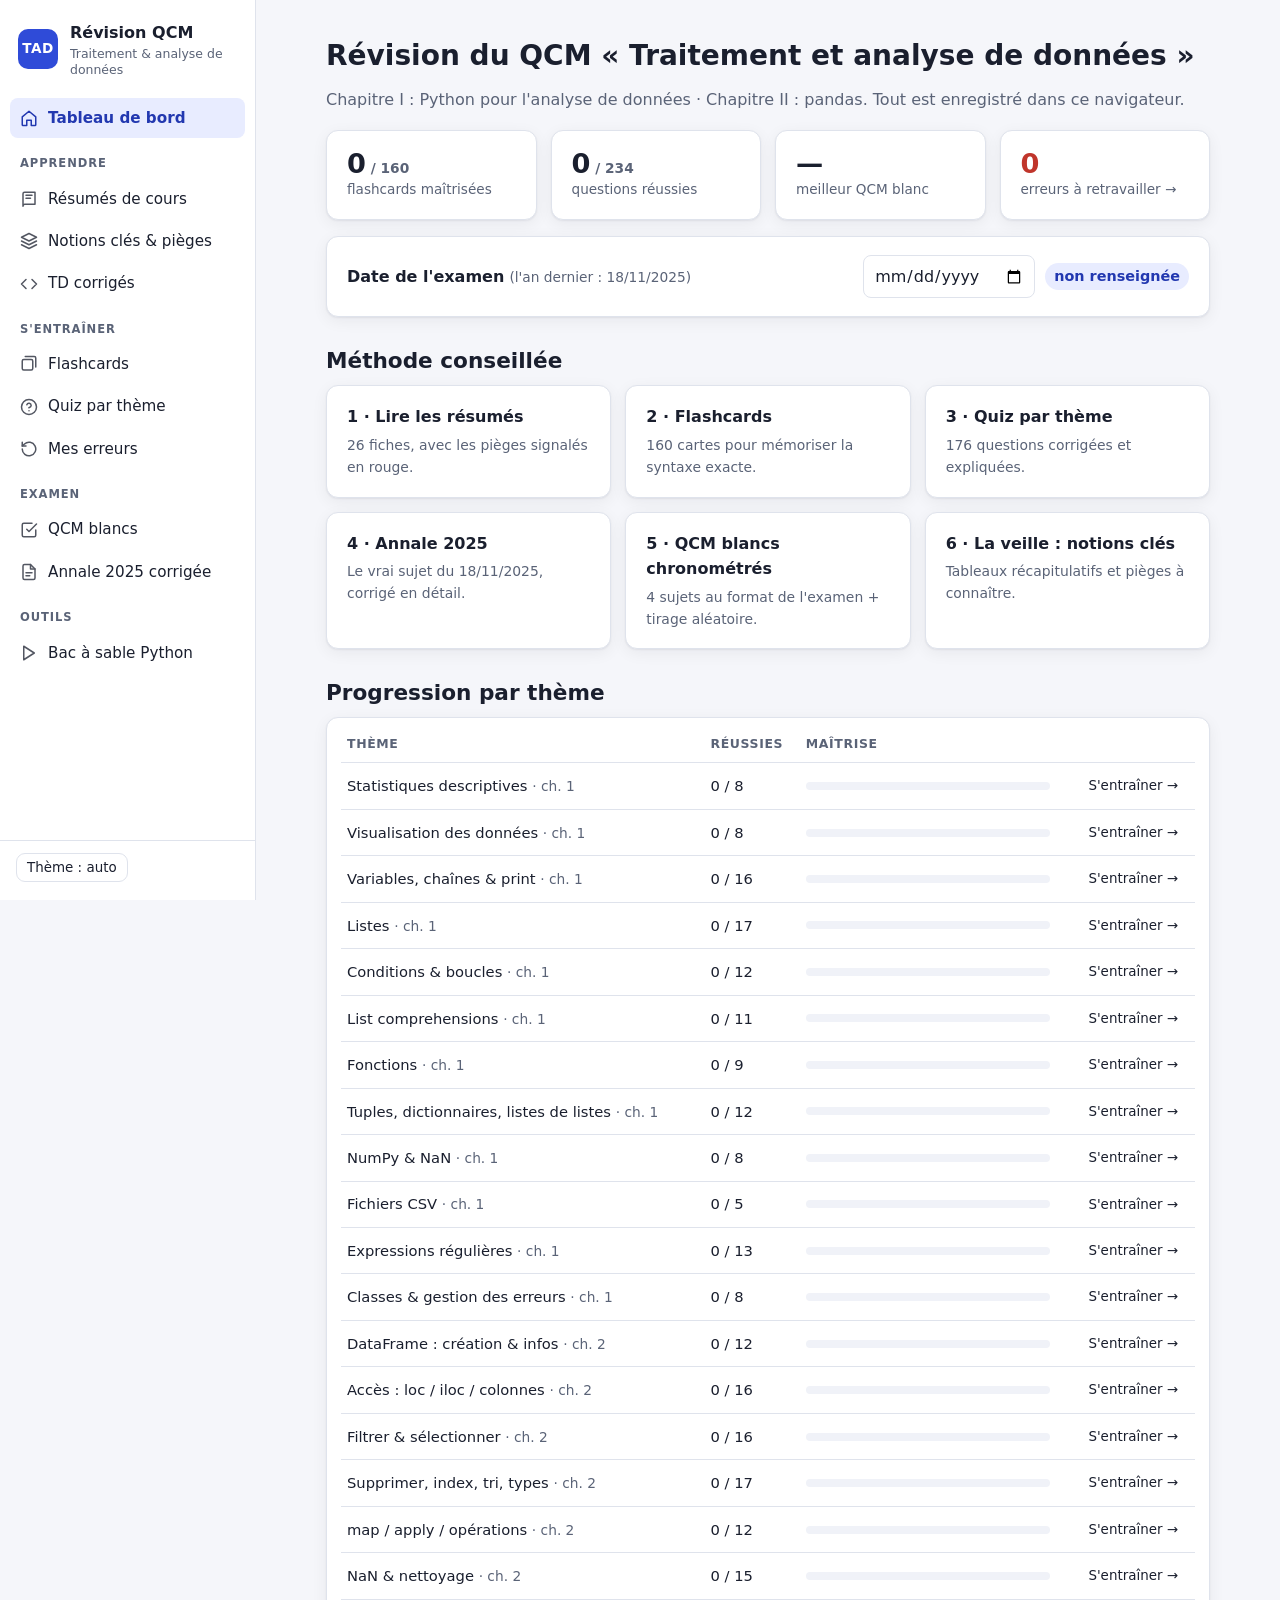
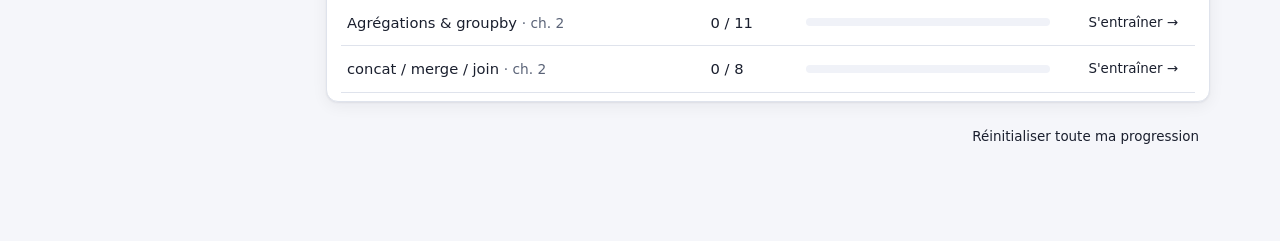
<file: index.html>
<!doctype html>
<html lang="fr">
<head>
<meta charset="utf-8">
<meta name="viewport" content="width=device-width, initial-scale=1">
<title>Révision QCM TAD</title>
<meta name="description" content="Site de révision du QCM « Traitement et analyse de données » : résumés, flashcards, quiz, QCM blancs, annale corrigée.">
<link rel="icon" href="data:image/svg+xml,%3Csvg xmlns='http://www.w3.org/2000/svg' viewBox='0 0 32 32'%3E%3Crect width='32' height='32' rx='8' fill='%232f4bd8'/%3E%3Ctext x='16' y='21' font-family='Arial' font-size='12' font-weight='700' text-anchor='middle' fill='white'%3ETAD%3C/text%3E%3C/svg%3E">
<style>
:root {
  --bg: #f5f6fa;
  --surface: #ffffff;
  --surface-2: #f0f2f8;
  --border: #dfe3ec;
  --text: #1a1f2e;
  --text-muted: #5a6377;
  --accent: #2f4bd8;
  --accent-strong: #2238b0;
  --accent-soft: #e8ecff;
  --on-accent: #ffffff;
  --ok: #1d7f47;
  --ok-soft: #e2f4e9;
  --ko: #c0352b;
  --ko-soft: #fbe6e4;
  --warn: #9a6512;
  --warn-soft: #fdf1dc;
  --info: #1f6aa5;
  --info-soft: #e3f0fa;
  --violet: #6d3fc0;
  --violet-soft: #efe8fb;
  --code-bg: #f4f5f9;
  --code-text: #23283a;
  --hl-kw: #a6268c;
  --hl-str: #217a3c;
  --hl-num: #b25a00;
  --hl-com: #7b8496;
  --hl-fn: #2a55c9;
  --hl-bi: #0f7b8a;
  --shadow: 0 1px 2px rgba(20, 25, 40, .06), 0 4px 16px rgba(20, 25, 40, .06);
  --radius: 12px;
  --sidebar-w: 256px;
  --font: system-ui, -apple-system, "Segoe UI", Roboto, "Helvetica Neue", Arial, sans-serif;
  --mono: ui-monospace, "JetBrains Mono", "SFMono-Regular", Menlo, Consolas, "Liberation Mono", monospace;
  color-scheme: light;
}

@media (prefers-color-scheme: dark) {
  :root:not([data-theme="light"]) {
    --bg: #0f1218;
    --surface: #171b24;
    --surface-2: #1e2330;
    --border: #2b3242;
    --text: #e7eaf1;
    --text-muted: #9ba4b6;
    --accent: #8197ff;
    --accent-strong: #a3b3ff;
    --accent-soft: #232c52;
    --on-accent: #0f1218;
    --ok: #55c98a;
    --ok-soft: #16301f;
    --ko: #ff8478;
    --ko-soft: #3a1d1a;
    --warn: #f0b54a;
    --warn-soft: #362a14;
    --info: #6cb4ef;
    --info-soft: #152a3b;
    --violet: #b892ff;
    --violet-soft: #2a2140;
    --code-bg: #12161e;
    --code-text: #dfe4ee;
    --hl-kw: #e48ee6;
    --hl-str: #8fd18c;
    --hl-num: #f5a35b;
    --hl-com: #7c8598;
    --hl-fn: #8cb4ff;
    --hl-bi: #5fd0dc;
    --shadow: 0 1px 2px rgba(0, 0, 0, .3), 0 4px 16px rgba(0, 0, 0, .25);
    color-scheme: dark;
  }
}

:root[data-theme="dark"] {
  --bg: #0f1218;
  --surface: #171b24;
  --surface-2: #1e2330;
  --border: #2b3242;
  --text: #e7eaf1;
  --text-muted: #9ba4b6;
  --accent: #8197ff;
  --accent-strong: #a3b3ff;
  --accent-soft: #232c52;
  --on-accent: #0f1218;
  --ok: #55c98a;
  --ok-soft: #16301f;
  --ko: #ff8478;
  --ko-soft: #3a1d1a;
  --warn: #f0b54a;
  --warn-soft: #362a14;
  --info: #6cb4ef;
  --info-soft: #152a3b;
  --violet: #b892ff;
  --violet-soft: #2a2140;
  --code-bg: #12161e;
  --code-text: #dfe4ee;
  --hl-kw: #e48ee6;
  --hl-str: #8fd18c;
  --hl-num: #f5a35b;
  --hl-com: #7c8598;
  --hl-fn: #8cb4ff;
  --hl-bi: #5fd0dc;
  --shadow: 0 1px 2px rgba(0, 0, 0, .3), 0 4px 16px rgba(0, 0, 0, .25);
  color-scheme: dark;
}

* { box-sizing: border-box; }
html { -webkit-text-size-adjust: 100%; }
body {
  margin: 0;
  background: var(--bg);
  color: var(--text);
  font-family: var(--font);
  font-size: 16px;
  line-height: 1.6;
}
a { color: var(--accent); }
button, input, select, textarea { font: inherit; color: inherit; }
code, pre, kbd { font-family: var(--mono); }
h1, h2, h3, h4 { line-height: 1.25; margin: 1.4em 0 .5em; }
h1 { font-size: 1.75rem; margin-top: .2em; }
h2 { font-size: 1.35rem; }
h3 { font-size: 1.12rem; }
h4 { font-size: 1rem; }
p { margin: .6em 0; }
hr { border: 0; border-top: 1px solid var(--border); margin: 1.5em 0; }

/* ---------- Layout ---------- */
.app { display: flex; min-height: 100vh; }
.sidebar {
  position: fixed; inset: 0 auto 0 0; width: var(--sidebar-w);
  background: var(--surface); border-right: 1px solid var(--border);
  display: flex; flex-direction: column; z-index: 40;
  overflow-y: auto;
}
.brand { display: flex; gap: 12px; align-items: center; padding: 20px 18px 14px; }
.logo {
  width: 40px; height: 40px; border-radius: 10px; background: var(--accent); color: var(--on-accent);
  display: grid; place-items: center; font-weight: 800; font-size: .85rem; letter-spacing: .5px; flex: none;
}
.brand-title { font-weight: 700; }
.brand-sub { font-size: .78rem; color: var(--text-muted); line-height: 1.3; }
#nav { padding: 6px 10px 16px; display: flex; flex-direction: column; gap: 2px; }
#nav a {
  display: flex; align-items: center; gap: 10px; padding: 8px 10px; border-radius: 8px;
  color: var(--text); text-decoration: none; font-size: .95rem;
}
#nav a .ico { width: 18px; height: 18px; flex: none; opacity: .75; }
#nav a:hover { background: var(--surface-2); }
#nav a.active { background: var(--accent-soft); color: var(--accent-strong); font-weight: 600; }
#nav a.active .ico { opacity: 1; }
#nav .count { margin-left: auto; font-size: .75rem; background: var(--ko-soft); color: var(--ko); border-radius: 99px; padding: 0 8px; font-weight: 600; }
.nav-group { font-size: .72rem; text-transform: uppercase; letter-spacing: .08em; color: var(--text-muted); padding: 14px 10px 4px; font-weight: 600; }
.sidebar-foot { margin-top: auto; padding: 12px 16px 18px; border-top: 1px solid var(--border); display: flex; gap: 8px; }
.main-wrap { flex: 1; margin-left: var(--sidebar-w); min-width: 0; }
.topbar { display: none; }
main { max-width: 940px; margin: 0 auto; padding: 32px 28px 80px; outline: none; }
.scrim { display: none; }

@media (max-width: 900px) {
  .sidebar { transform: translateX(-100%); transition: transform .2s ease; box-shadow: var(--shadow); }
  .sidebar.open { transform: none; }
  .scrim.open { display: block; position: fixed; inset: 0; background: rgba(0, 0, 0, .35); z-index: 30; }
  .main-wrap { margin-left: 0; }
  .topbar {
    display: flex; align-items: center; gap: 10px; position: sticky; top: 0; z-index: 20;
    background: var(--surface); border-bottom: 1px solid var(--border); padding: 8px 12px; font-weight: 700;
  }
  main { padding: 20px 16px 72px; }
  h1 { font-size: 1.45rem; }
}

/* ---------- Generic components ---------- */
.btn {
  display: inline-flex; align-items: center; justify-content: center; gap: 6px;
  border: 1px solid var(--border); background: var(--surface); color: var(--text);
  padding: 8px 14px; border-radius: 9px; cursor: pointer; font-size: .93rem; font-weight: 500;
  text-decoration: none; line-height: 1.3; white-space: nowrap;
}
.btn:hover { background: var(--surface-2); }
.btn:disabled { opacity: .5; cursor: not-allowed; }
.btn.primary { background: var(--accent); border-color: var(--accent); color: var(--on-accent); }
.btn.primary:hover { background: var(--accent-strong); border-color: var(--accent-strong); }
.btn.ok { background: var(--ok); border-color: var(--ok); color: #fff; }
.btn.ko { background: var(--ko); border-color: var(--ko); color: #fff; }
.btn.ghost { background: transparent; border-color: transparent; }
.btn.ghost:hover { background: var(--surface-2); }
.btn.small { padding: 5px 10px; font-size: .84rem; }
.btn.claude { border-color: var(--violet); color: var(--violet); background: var(--violet-soft); }
.btn.claude:hover { filter: brightness(1.05); }
.icon-btn { border: 0; background: transparent; cursor: pointer; padding: 6px 8px; border-radius: 8px; font-size: 1.1rem; line-height: 1; }
.icon-btn:hover { background: var(--surface-2); }
.row { display: flex; gap: 10px; flex-wrap: wrap; align-items: center; }
.row.end { justify-content: flex-end; }
.row.between { justify-content: space-between; }
.spacer { flex: 1; }
.muted { color: var(--text-muted); }
.small { font-size: .86rem; }
.card {
  background: var(--surface); border: 1px solid var(--border); border-radius: var(--radius);
  padding: 18px 20px; box-shadow: var(--shadow);
}
.card h3:first-child, .card h2:first-child { margin-top: 0; }
.grid { display: grid; gap: 14px; }
.grid.cols-2 { grid-template-columns: repeat(auto-fill, minmax(260px, 1fr)); }
.grid.cols-3 { grid-template-columns: repeat(auto-fill, minmax(220px, 1fr)); }
.grid.cols-4 { grid-template-columns: repeat(auto-fill, minmax(170px, 1fr)); }
.tile { display: block; text-decoration: none; color: inherit; transition: border-color .15s, transform .15s; }
a.tile:hover { border-color: var(--accent); transform: translateY(-1px); }
.tile .tile-title { font-weight: 650; margin-bottom: 4px; }
.tile .tile-sub { font-size: .87rem; color: var(--text-muted); }
.stat .stat-value { font-size: 1.7rem; font-weight: 750; line-height: 1.1; font-variant-numeric: tabular-nums; }
.stat .stat-label { color: var(--text-muted); font-size: .85rem; }
.badge {
  display: inline-flex; align-items: center; gap: 4px; font-size: .76rem; font-weight: 600;
  padding: 2px 9px; border-radius: 99px; background: var(--surface-2); color: var(--text-muted); white-space: nowrap;
}
.badge.club { background: var(--warn-soft); color: var(--warn); }
.badge.accent { background: var(--accent-soft); color: var(--accent-strong); }
.badge.ok { background: var(--ok-soft); color: var(--ok); }
.badge.ko { background: var(--ko-soft); color: var(--ko); }
.tag { font-size: .75rem; color: var(--text-muted); border: 1px solid var(--border); padding: 1px 8px; border-radius: 99px; }
.page-head { margin-bottom: 18px; }
.page-head p { color: var(--text-muted); margin: 4px 0 0; }
.crumbs { font-size: .85rem; color: var(--text-muted); margin-bottom: 6px; }
.crumbs a { color: var(--text-muted); }
.progress { height: 8px; background: var(--surface-2); border-radius: 99px; overflow: hidden; }
.progress > span { display: block; height: 100%; background: var(--accent); border-radius: 99px; transition: width .25s; }
.progress.ok > span { background: var(--ok); }
.empty { text-align: center; padding: 40px 20px; color: var(--text-muted); }
.hide { display: none !important; }
.sr-only { position: absolute; width: 1px; height: 1px; overflow: hidden; clip: rect(0 0 0 0); white-space: nowrap; }
.chips { display: flex; flex-wrap: wrap; gap: 8px; }
.chip {
  display: inline-flex; align-items: center; gap: 6px; border: 1px solid var(--border); border-radius: 99px;
  padding: 5px 12px; cursor: pointer; font-size: .88rem; background: var(--surface); user-select: none;
}
.chip input { accent-color: var(--accent); margin: 0; }
.chip:has(input:checked) { border-color: var(--accent); background: var(--accent-soft); color: var(--accent-strong); }
select, input[type="number"], input[type="date"], input[type="text"], textarea {
  border: 1px solid var(--border); background: var(--surface); border-radius: 8px; padding: 7px 10px;
}
textarea { width: 100%; resize: vertical; }
:focus-visible { outline: 2px solid var(--accent); outline-offset: 2px; }

/* ---------- Markdown content ---------- */
.md { overflow-wrap: anywhere; }
.md > :first-child { margin-top: 0; }
.md ul, .md ol { padding-left: 1.4em; margin: .5em 0; }
.md li { margin: .2em 0; }
.md li > ul, .md li > ol { margin: .2em 0; }
.md :not(pre) > code {
  background: var(--code-bg); border: 1px solid var(--border); border-radius: 5px;
  padding: .05em .35em; font-size: .88em; color: var(--code-text); overflow-wrap: anywhere;
}
.md table { border-collapse: collapse; width: 100%; font-size: .9rem; margin: .8em 0; }
.table-wrap { overflow-x: auto; margin: .8em 0; border: 1px solid var(--border); border-radius: 10px; }
.table-wrap table { margin: 0; }
.md th, .md td { border-bottom: 1px solid var(--border); padding: 7px 10px; text-align: left; vertical-align: top; }
.md th { background: var(--surface-2); font-weight: 650; }
.md tr:last-child td { border-bottom: 0; }
.md h2 { padding-bottom: 6px; border-bottom: 1px solid var(--border); }
.md h2:first-child { margin-top: 0; }
.callout { border-radius: 10px; padding: 12px 16px; margin: 1em 0; border-left: 4px solid var(--info); background: var(--info-soft); }
.callout > .callout-title { font-weight: 700; margin-bottom: 4px; }
.callout > .callout-body > :first-child { margin-top: 0; }
.callout > .callout-body > :last-child { margin-bottom: 0; }
.callout.warn, .callout.trap { border-left-color: var(--ko); background: var(--ko-soft); }
.callout.warn .callout-title, .callout.trap .callout-title { color: var(--ko); }
.callout.tip { border-left-color: var(--ok); background: var(--ok-soft); }
.callout.tip .callout-title { color: var(--ok); }
.callout.exam { border-left-color: var(--warn); background: var(--warn-soft); }
.callout.exam .callout-title { color: var(--warn); }
.callout.info .callout-title { color: var(--info); }
details.solution { border: 1px solid var(--border); border-radius: 10px; margin: .8em 0; background: var(--surface); }
details.solution > summary { cursor: pointer; padding: 9px 14px; font-weight: 600; color: var(--accent-strong); list-style: none; }
details.solution > summary::before { content: "▸ "; }
details.solution[open] > summary::before { content: "▾ "; }
details.solution > .sol-body { padding: 0 14px 10px; }

/* ---------- Code ---------- */
.code { margin: .8em 0; border: 1px solid var(--border); border-radius: 10px; overflow: hidden; background: var(--code-bg); }
.code-head {
  display: flex; align-items: center; gap: 6px; padding: 4px 6px 4px 12px; font-size: .74rem;
  color: var(--text-muted); border-bottom: 1px solid var(--border); text-transform: uppercase; letter-spacing: .05em;
}
.code-head .spacer { flex: 1; }
.code-btn {
  border: 0; background: transparent; cursor: pointer; font-size: .76rem; color: var(--text-muted);
  padding: 3px 8px; border-radius: 6px; text-transform: none; letter-spacing: 0;
}
.code-btn:hover { background: var(--surface-2); color: var(--text); }
.code pre { margin: 0; padding: 12px 14px; overflow-x: auto; font-size: .86rem; line-height: 1.5; color: var(--code-text); }
.code.code-out { background: var(--surface-2); }
.code.code-out pre { color: var(--text); }
.code .ln { display: inline-block; width: 2.2em; color: var(--hl-com); user-select: none; text-align: right; margin-right: 1em; opacity: .7; }
.hl-kw { color: var(--hl-kw); font-weight: 600; }
.hl-str { color: var(--hl-str); }
.hl-num { color: var(--hl-num); }
.hl-com { color: var(--hl-com); font-style: italic; }
.hl-fn { color: var(--hl-fn); }
.hl-bi { color: var(--hl-bi); }

/* ---------- Questions ---------- */
.qcard { background: var(--surface); border: 1px solid var(--border); border-radius: var(--radius); padding: 18px 20px; box-shadow: var(--shadow); margin: 0 0 18px; }
.qhead { display: flex; align-items: center; gap: 8px; flex-wrap: wrap; margin-bottom: 10px; }
.qnum { font-weight: 750; }
.qstem { margin-bottom: 8px; }
.opts { list-style: none; margin: 10px 0 0; padding: 0; display: flex; flex-direction: column; gap: 8px; }
.opt {
  display: flex; gap: 10px; align-items: flex-start; padding: 9px 12px; border: 1px solid var(--border);
  border-radius: 10px; cursor: pointer; background: var(--surface); transition: border-color .12s, background .12s;
}
.opt:hover { border-color: var(--accent); }
.opt input { position: absolute; opacity: 0; pointer-events: none; }
.opt-box {
  flex: none; width: 24px; height: 24px; border: 2px solid var(--border); border-radius: 6px; display: grid; place-items: center;
  font-size: .78rem; font-weight: 700; color: var(--text-muted); margin-top: 1px; background: var(--surface);
}
.opt.radio .opt-box { border-radius: 99px; }
.opt:has(input:checked) { border-color: var(--accent); background: var(--accent-soft); }
.opt:has(input:checked) .opt-box { background: var(--accent); border-color: var(--accent); color: var(--on-accent); }
.opt:has(input:focus-visible) { outline: 2px solid var(--accent); outline-offset: 2px; }
.opt-text { flex: 1; min-width: 0; overflow-wrap: anywhere; }
.opt-text code { background: var(--code-bg); border: 1px solid var(--border); border-radius: 5px; padding: .05em .3em; font-size: .87em; }
.opt-mark { flex: none; font-weight: 700; font-size: .8rem; margin-left: auto; padding-left: 6px; white-space: nowrap; }
.corrected .opt { cursor: default; }
.corrected .opt:hover { border-color: var(--border); }
.opt.is-correct { border-color: var(--ok) !important; background: var(--ok-soft) !important; }
.opt.is-correct .opt-mark { color: var(--ok); }
.opt.is-wrong { border-color: var(--ko) !important; background: var(--ko-soft) !important; }
.opt.is-wrong .opt-mark { color: var(--ko); }
.opt.is-correct .opt-box { border-color: var(--ok); }
.opt.is-wrong .opt-box { border-color: var(--ko); }
.opt.is-correct:has(input:checked) .opt-box { background: var(--ok); color: #fff; }
.opt.is-wrong:has(input:checked) .opt-box { background: var(--ko); color: #fff; }
.qfeedback { margin-top: 14px; }
.verdict { font-weight: 700; padding: 8px 12px; border-radius: 8px; margin-bottom: 8px; }
.verdict.ok { background: var(--ok-soft); color: var(--ok); }
.verdict.ko { background: var(--ko-soft); color: var(--ko); }
.verdict.partial { background: var(--warn-soft); color: var(--warn); }
.exp { border-left: 3px solid var(--border); padding: 2px 0 2px 14px; }
.qactions { display: flex; gap: 8px; flex-wrap: wrap; margin-top: 14px; align-items: center; }

/* ---------- Quiz / exam ---------- */
.quizbar { display: flex; align-items: center; gap: 12px; margin-bottom: 14px; }
.quizbar .progress { flex: 1; }
.quiz-nav { display: flex; gap: 8px; justify-content: space-between; flex-wrap: wrap; margin-top: 4px; }
.exam-sticky {
  position: sticky; top: 0; z-index: 15; background: var(--bg); padding: 10px 0; margin-bottom: 10px;
  border-bottom: 1px solid var(--border); display: flex; gap: 10px; align-items: center; flex-wrap: wrap;
}
@media (max-width: 900px) { .exam-sticky { top: 49px; } }
.timer { font-variant-numeric: tabular-nums; font-weight: 750; font-size: 1.1rem; padding: 4px 12px; border-radius: 8px; background: var(--surface); border: 1px solid var(--border); }
.timer.low { color: var(--ko); border-color: var(--ko); }
.exam-section { font-weight: 750; text-align: center; margin: 26px 0 14px; font-size: 1.05rem; }
.dataset { margin-bottom: 16px; }
.dataset > summary { cursor: pointer; font-weight: 650; padding: 4px 0; }
.dataset table { font-family: var(--mono); font-size: .8rem; }
.dataset td.idx, .dataset th.idx { color: var(--text-muted); background: var(--surface-2); }
.dataset td.nan { color: var(--ko); font-style: italic; }
.score-big { font-size: 2.6rem; font-weight: 800; line-height: 1; font-variant-numeric: tabular-nums; }
.result-list { display: flex; flex-wrap: wrap; gap: 6px; margin-top: 10px; }
.result-list a { text-decoration: none; min-width: 36px; text-align: center; padding: 4px 8px; border-radius: 8px; font-weight: 650; font-size: .85rem; }
.result-list .r-ok { background: var(--ok-soft); color: var(--ok); }
.result-list .r-ko { background: var(--ko-soft); color: var(--ko); }

/* ---------- Flashcards ---------- */
.fc-stage { perspective: 1400px; margin: 10px 0 16px; }
.fc-card { position: relative; min-height: 300px; cursor: pointer; transform-style: preserve-3d; transition: transform .45s cubic-bezier(.2, .7, .2, 1); }
.fc-card.flipped { transform: rotateY(180deg); }
.fc-face {
  position: absolute; inset: 0; backface-visibility: hidden; -webkit-backface-visibility: hidden;
  background: var(--surface); border: 1px solid var(--border); border-radius: 16px; box-shadow: var(--shadow);
  padding: 26px 26px 20px; display: flex; flex-direction: column; overflow: auto;
}
.fc-face.back { transform: rotateY(180deg); border-color: var(--accent); }
.fc-label { font-size: .74rem; text-transform: uppercase; letter-spacing: .08em; color: var(--text-muted); margin-bottom: 10px; font-weight: 650; }
.fc-content { flex: 1; display: flex; flex-direction: column; justify-content: center; font-size: 1.08rem; }
.fc-face.front .fc-content { text-align: center; font-size: 1.2rem; font-weight: 550; }
.fc-hint { font-size: .8rem; color: var(--text-muted); text-align: center; margin-top: 10px; }
.fc-controls { display: flex; gap: 10px; justify-content: center; flex-wrap: wrap; }
.fc-controls .btn { min-width: 140px; }
.dots { display: inline-flex; gap: 3px; vertical-align: middle; }
.dots i { width: 8px; height: 8px; border-radius: 99px; background: var(--border); display: inline-block; }
.dots i.on { background: var(--ok); }
kbd { font-size: .78em; border: 1px solid var(--border); border-bottom-width: 2px; border-radius: 5px; padding: 0 5px; background: var(--surface); }

/* ---------- Theme table ---------- */
.theme-table { width: 100%; border-collapse: collapse; font-size: .92rem; }
.theme-table td, .theme-table th { padding: 8px 6px; border-bottom: 1px solid var(--border); text-align: left; }
.theme-table th { font-size: .78rem; text-transform: uppercase; letter-spacing: .05em; color: var(--text-muted); font-weight: 600; }
.theme-table .progress { min-width: 80px; }
.theme-table td.num { font-variant-numeric: tabular-nums; white-space: nowrap; }

/* ---------- Course ---------- */
.course-layout { display: block; }
.toc { font-size: .88rem; }
.toc a:not(.chip) { display: block; color: var(--text-muted); text-decoration: none; padding: 3px 0; }
.toc a:not(.chip):hover { color: var(--accent); }
a.chip { text-decoration: none; color: var(--text); }
a.chip:hover { border-color: var(--accent); color: var(--accent-strong); }
.pager { display: flex; justify-content: space-between; gap: 10px; margin-top: 30px; flex-wrap: wrap; }
.pager a { flex: 1 1 200px; }
.pager .dir { font-size: .78rem; color: var(--text-muted); }
.section-actions { display: flex; gap: 8px; flex-wrap: wrap; margin: 6px 0 18px; }

/* ---------- Sandbox ---------- */
.editor {
  width: 100%; min-height: 260px; font-family: var(--mono); font-size: .88rem; line-height: 1.5;
  background: var(--code-bg); color: var(--code-text); border: 1px solid var(--border); border-radius: 10px; padding: 12px 14px;
  tab-size: 4; white-space: pre; overflow-wrap: normal; overflow-x: auto;
}
.console {
  background: var(--surface-2); border: 1px solid var(--border); border-radius: 10px; padding: 12px 14px; min-height: 120px;
  font-family: var(--mono); font-size: .84rem; white-space: pre-wrap; overflow-x: auto; margin: 0;
}
.console .err { color: var(--ko); }
.console .res { color: var(--accent-strong); }
.console .sys { color: var(--text-muted); font-style: italic; }

/* ---------- Modal ---------- */
.modal-backdrop {
  position: fixed; inset: 0; background: rgba(10, 12, 20, .5); z-index: 100; display: flex; align-items: center; justify-content: center; padding: 16px;
}
.modal-backdrop[hidden] { display: none; }
.modal {
  background: var(--surface); border: 1px solid var(--border); border-radius: 16px; width: min(760px, 100%);
  max-height: calc(100vh - 32px); display: flex; flex-direction: column; box-shadow: 0 20px 60px rgba(0, 0, 0, .35);
}
.modal > header { display: flex; align-items: center; gap: 10px; padding: 14px 18px; border-bottom: 1px solid var(--border); }
.modal > header h2 { margin: 0; font-size: 1.15rem; }
.modal-body { padding: 16px 18px; overflow-y: auto; display: flex; flex-direction: column; gap: 14px; }
.modal > footer { padding: 12px 18px; border-top: 1px solid var(--border); display: flex; gap: 8px; flex-wrap: wrap; align-items: center; justify-content: flex-end; }
.field-label { font-weight: 650; font-size: .9rem; margin-bottom: 6px; display: block; }
.ask-ctx {
  background: var(--surface-2); border: 1px solid var(--border); border-radius: 10px; padding: 10px 14px; max-height: 180px; overflow-y: auto; font-size: .88rem;
}
.ask-ctx .ctx-src { font-size: .75rem; text-transform: uppercase; letter-spacing: .06em; color: var(--violet); font-weight: 700; }
#ask-prompt { font-family: var(--mono); font-size: .78rem; min-height: 160px; background: var(--code-bg); }
#ask-q { min-height: 84px; }
.toast {
  position: fixed; bottom: 20px; left: 50%; transform: translateX(-50%); background: var(--text); color: var(--bg);
  padding: 9px 16px; border-radius: 10px; font-size: .9rem; z-index: 200; box-shadow: var(--shadow);
}
.check-line { display: flex; gap: 8px; align-items: center; font-size: .92rem; cursor: pointer; }
.check-line input { accent-color: var(--accent); width: 16px; height: 16px; }

@media (max-width: 600px) {
  .kbd-hint { display: none; }
  .qcard, .card { padding: 14px 14px; }
  .fc-card { min-height: 340px; }
  .fc-face { padding: 20px 16px 16px; }
  .fc-controls .btn { min-width: 0; flex: 1; }
  .modal > footer .btn { flex: 1; }
}

@media print {
  .sidebar, .topbar, .qactions, .exam-sticky, .code-btn { display: none !important; }
  .main-wrap { margin: 0; }
}

</style>
</head>
<body>
<div class="app">
  <aside class="sidebar" id="sidebar" aria-label="Navigation">
    <div class="brand">
      <div class="logo">TAD</div>
      <div>
        <div class="brand-title">Révision QCM</div>
        <div class="brand-sub">Traitement &amp; analyse de données</div>
      </div>
    </div>
    <nav id="nav">
      <a href="#/" data-nav="home"><svg class="ico" viewBox="0 0 24 24" fill="none" stroke="currentColor" stroke-width="2" stroke-linecap="round" stroke-linejoin="round"><path d="M3 10.5 12 3l9 7.5V21a1 1 0 0 1-1 1h-5v-7H9v7H4a1 1 0 0 1-1-1z"/></svg>Tableau de bord</a>
      <div class="nav-group">Apprendre</div>
      <a href="#/cours" data-nav="cours"><svg class="ico" viewBox="0 0 24 24" fill="none" stroke="currentColor" stroke-width="2" stroke-linecap="round" stroke-linejoin="round"><path d="M4 19.5V5a2 2 0 0 1 2-2h14v16H6.5A2.5 2.5 0 0 0 4 21.5v-2z"/><path d="M8 7h8M8 11h6"/></svg>Résumés de cours</a>
      <a href="#/notions" data-nav="notions"><svg class="ico" viewBox="0 0 24 24" fill="none" stroke="currentColor" stroke-width="2" stroke-linecap="round" stroke-linejoin="round"><path d="M12 2 2 7l10 5 10-5-10-5z"/><path d="m2 17 10 5 10-5M2 12l10 5 10-5"/></svg>Notions clés &amp; pièges</a>
      <a href="#/td" data-nav="td"><svg class="ico" viewBox="0 0 24 24" fill="none" stroke="currentColor" stroke-width="2" stroke-linecap="round" stroke-linejoin="round"><path d="m16 18 6-6-6-6M8 6l-6 6 6 6"/></svg>TD corrigés</a>
      <div class="nav-group">S'entraîner</div>
      <a href="#/flashcards" data-nav="flashcards"><svg class="ico" viewBox="0 0 24 24" fill="none" stroke="currentColor" stroke-width="2" stroke-linecap="round" stroke-linejoin="round"><rect x="3" y="6" width="14" height="14" rx="2"/><path d="M7 2h12a2 2 0 0 1 2 2v12"/></svg>Flashcards</a>
      <a href="#/quiz" data-nav="quiz"><svg class="ico" viewBox="0 0 24 24" fill="none" stroke="currentColor" stroke-width="2" stroke-linecap="round" stroke-linejoin="round"><circle cx="12" cy="12" r="10"/><path d="M9.1 9a3 3 0 0 1 5.8 1c0 2-3 3-3 3M12 17h.01"/></svg>Quiz par thème</a>
      <a href="#/erreurs" data-nav="erreurs"><svg class="ico" viewBox="0 0 24 24" fill="none" stroke="currentColor" stroke-width="2" stroke-linecap="round" stroke-linejoin="round"><path d="M3 12a9 9 0 1 0 3-6.7L3 8"/><path d="M3 3v5h5"/></svg>Mes erreurs<span class="count hide" id="err-count"></span></a>
      <div class="nav-group">Examen</div>
      <a href="#/qcm" data-nav="qcm"><svg class="ico" viewBox="0 0 24 24" fill="none" stroke="currentColor" stroke-width="2" stroke-linecap="round" stroke-linejoin="round"><path d="M9 11l3 3L22 4"/><path d="M21 12v7a2 2 0 0 1-2 2H5a2 2 0 0 1-2-2V5a2 2 0 0 1 2-2h11"/></svg>QCM blancs</a>
      <a href="#/annales" data-nav="annales"><svg class="ico" viewBox="0 0 24 24" fill="none" stroke="currentColor" stroke-width="2" stroke-linecap="round" stroke-linejoin="round"><path d="M14 2H6a2 2 0 0 0-2 2v16a2 2 0 0 0 2 2h12a2 2 0 0 0 2-2V8z"/><path d="M14 2v6h6M8 13h8M8 17h5"/></svg>Annale 2025 corrigée</a>
      <div class="nav-group">Outils</div>
      <a href="#/sandbox" data-nav="sandbox"><svg class="ico" viewBox="0 0 24 24" fill="none" stroke="currentColor" stroke-width="2" stroke-linecap="round" stroke-linejoin="round"><path d="m5 3 14 9-14 9V3z"/></svg>Bac à sable Python</a>
    </nav>
    <div class="sidebar-foot">
      <button class="btn small" id="theme-toggle" type="button">Thème : auto</button>
    </div>
  </aside>
  <div class="scrim" id="scrim"></div>
  <div class="main-wrap">
    <header class="topbar">
      <button class="icon-btn" id="menu-btn" type="button" aria-label="Ouvrir le menu">☰</button>
      <span>Révision QCM TAD</span>
    </header>
    <main id="main" tabindex="-1"></main>
  </div>
</div>

<div class="modal-backdrop" id="ask-modal" hidden>
  <div class="modal" role="dialog" aria-modal="true" aria-labelledby="ask-title">
    <header>
      <h2 id="ask-title">Demander à Claude</h2>
      <span class="spacer"></span>
      <button class="icon-btn" type="button" data-close aria-label="Fermer">✕</button>
    </header>
    <div class="modal-body">
      <div>
        <span class="field-label">Ce sur quoi tu bloques</span>
        <div class="ask-ctx md" id="ask-ctx"></div>
      </div>
      <div>
        <span class="field-label">Type d'aide</span>
        <div class="chips" id="ask-modes"></div>
      </div>
      <label class="check-line" id="ask-include-wrap"><input type="checkbox" id="ask-include"> Inclure la correction du site dans le prompt</label>
      <div>
        <label class="field-label" for="ask-q">Ta question</label>
        <textarea id="ask-q" placeholder="Ex. : Pourquoi .loc inclut la borne de fin alors que .iloc l'exclut ?"></textarea>
      </div>
      <div>
        <span class="field-label">Prompt prêt à copier</span>
        <textarea id="ask-prompt" readonly rows="9"></textarea>
      </div>
    </div>
    <footer>
      <span class="muted small" style="margin-right:auto">Colle-le dans Claude (claude.ai ou ta session Claude Code).</span>
      <button class="btn" type="button" id="ask-copy">Copier le prompt</button>
      <button class="btn primary" type="button" id="ask-open">Copier et ouvrir Claude</button>
    </footer>
  </div>
</div>

<script type="text/plain" id="c-cours1">
=== id=intro | chap=1 | title=Introduction au traitement de données | desc=Étapes du traitement, Anscombe, statistiques descriptives (position, dispersion, quartiles), tableaux. | themes=stats | deck=stats
# La problématique

Le but : **réussir à extraire des informations d'une grande base de données**.

**1. D'abord, on nettoie** (*data cleansing*) :
- repérer les **données manquantes** ;
- corriger les données **mal orthographiées** ;
- **homogénéiser les formats** (majuscules / minuscules, format des dates, des heures…) ;
- repérer les données **aberrantes** ;
- repérer les données **dupliquées**.

**2. Ensuite** : décider de ce qu'on fait des données « à problème », puis sélectionner les données pertinentes.

**3. Enfin on analyse** : regarder les **corrélations**, extraire des **statistiques**, **interpréter** les résultats.

**Avec quoi ?** Le langage **Python**, le package **pandas**, et des bibliothèques graphiques : **matplotlib, seaborn, plotly, altair**.

# Pourquoi toujours visualiser ? Anscombe & Datasaurus

Le **quartet d'Anscombe (1973)** : 4 jeux de données (x, y) qui ont **exactement les mêmes statistiques** :

| Statistique | Valeur (pour les 4 jeux) |
|---|---|
| Moyenne de x / de y | 9,00 / 7,50 |
| Variance de x / de y | 11,00 / ≈ 4,12 |
| Corrélation | ≈ 0,816 |
| Droite de régression | y = 0,5·x + 3 |

… et pourtant leurs nuages de points sont **complètement différents** (droite, courbe, point aberrant…). Le **Datasaurus Dozen** pousse l'idée plus loin (moyenne X 54,3 · moyenne Y 47,8 · écarts-types 16,8 / 26,9 · corrélation −0,06 : même stats, mais l'un des nuages dessine un dinosaure).

> [!tip] À retenir
> Des statistiques identiques ne garantissent pas des données semblables : **il faut toujours représenter graphiquement les données**.

# Statistiques descriptives : les paramètres de position

| Paramètre | Définition |
|---|---|
| Moyenne arithmétique | x̄ = (1/N) · Σ xₖ |
| Moyenne géométrique | x̄ = (x₁ · x₂ · … · x_N)^(1/N) |
| Moyenne quadratique | x̄ = √( (1/N) · Σ xₖ² ) |
| Médiane | valeur **centrale** de la distribution (50 % au-dessous, 50 % au-dessus) |
| Mode | valeur **la plus fréquente** |

Avec des **valeurs aberrantes** :
- la **médiane** est **moins impactée** que la moyenne arithmétique ;
- la **moyenne géométrique** est moins sensible aux valeurs les plus élevées → meilleure estimation de la tendance centrale.

# Statistiques descriptives : les paramètres de dispersion

| Paramètre | Formule / définition |
|---|---|
| Écart type (population) | σ = √( (1/N) · Σ (xₖ − x̄)² ) |
| Écart type estimé (échantillon) | s = √( (1/(N−1)) · Σ (xₖ − x̄)² ) |
| Variance | V = (1/N) · Σ (xₖ − x̄)² = σ² |
| Étendue | R = x_max − x_min |
| Quartiles | Q1 : 25 % des valeurs en dessous · Q2 = **médiane** (50 %) · Q3 : 75 % en dessous |
| IQR (écart interquartile) | IQR = Q3 − Q1 : contient les **50 % de valeurs centrales** |

> [!info] Le N − 1
> L'estimation d'une population à partir d'un échantillon divise par **N − 1**. Avec pandas, `df["col"].std()` utilise **N − 1** par défaut ; `np.std(...)` utilise **N** par défaut.

# Les tableaux

- **Tableau de fréquences** : soit en **valeur absolue** (comptage des apparitions d'une valeur), soit en **%** du total.
- **Tableau de contingence** : tableau à **deux dimensions** croisant deux variables, pour voir leur **dépendance / corrélation**. Exemple (Titanic) :

| | Sauvé | Non sauvé | Total |
|---|---|---|---|
| Homme | 109 | 468 | 577 |
| Femme | 233 | 81 | 314 |

# Les graphiques de base

Histogrammes, camemberts (*pie charts*), diagrammes en barres (*bar charts*), nuages de points (*scatter plots*)… voir la fiche suivante.

=== id=visu | chap=1 | title=Visualisation des données | desc=Quel graphique pour quel message : distributions, comparaisons, temps, proportions, cartes. | themes=visu | deck=stats
# Les distributions

| Graphique | Ce qu'il montre |
|---|---|
| **Pyramide des âges** | distribution par tranche d'âge, deux populations face à face (hommes / femmes) |
| **Histogramme** | répartition des valeurs par classes ; avec **courbe cumulative**, le niveau 50 % donne la **médiane** |
| **Box plot** (boîte à moustaches) | médiane, quartiles, étendue, valeurs extrêmes |
| **Histogramme horizontal avec barres d'erreur** | moyenne + incertitude (ex. du 1er au 3e quartile) |
| **Beeswarm** (essaim) | chaque point visible : distribution, catégorisation par tranche, nombre de points par catégorie, centrage vertical |

**Lire un box plot** :
- le **trait** dans la boîte = la **médiane** ; la **croix** = la **moyenne** ;
- **haut de la boîte = Q3 (75 %)**, **bas de la boîte = Q1 (25 %)** ;
- les **moustaches** (*whiskers*) : sous **Excel** = minimum et maximum ; sous **Plotly** (Python) = jusqu'à **1,5 × IQR**.

> [!trap] Box plot
> Le trait central est la **médiane**, pas la moyenne. Et la hauteur de la boîte, c'est l'**IQR** (Q3 − Q1).

# Les comparaisons (magnitude)

- **Colonnes (column)** : la façon standard de comparer des tailles ; l'axe doit **commencer à 0**.
- **Barres horizontales (bar)** : idem, pratiques quand les **libellés sont longs** et que ce n'est pas une série temporelle.
- **Paired column / bar** : plusieurs séries côte à côte (difficile au-delà de 2-3 séries).
- **Lollipop** : attire l'attention sur la valeur, peut ne pas partir de 0.
- **Radar** : plusieurs variables sur un même graphique (ordre des axes à soigner).
- **Isotype (pictogrammes)** : nombres **entiers** uniquement (« on ne coupe pas un bras »).
- **Proportional symbol** : quand les écarts sont grands et la précision peu importante.
- **Waffle** (*unit chart*) : carré **10 × 10**, chaque case = 1 %.
- **Bullet** : une mesure par rapport à une cible.
- **Marimekko** : taille **et** proportion à la fois.

**Écarts (deviation)** : *diverging bar* (valeurs positives / négatives), *diverging stacked bar* (idéal pour les **sondages** : pas d'accord … tout à fait d'accord), *spine*, *surplus/deficit*.

**Classements (ranking)** : barres / colonnes **ordonnées**, lollipop, *slope*, *bump* (évolution des rangs), *dot strip plot*.

# Les corrélations

- **Scatterplot (nuage de points)** : la façon standard de montrer la relation entre **deux variables continues**.
- **Bubble** : nuage de points + une **3e variable** codée par la **taille** des bulles.
- **Connected scatterplot** : évolution de la relation entre 2 variables dans le temps.
- **Column + line timeline** : une quantité (colonnes) et un taux (ligne).
- **XY heatmap** : motifs entre 2 catégories, via la couleur.

> [!warn] Corrélation ≠ causalité
> Un nuage de points montre une relation, pas une cause : beaucoup de lecteurs supposent à tort que l'une cause l'autre.

# Le temps

**Line** (la façon standard pour une série temporelle), **column**, **slope** (mettre en évidence des **tendances** entre 2 ou 3 dates), **area / stacked area** (selon ce qu'on veut voir), candlestick, fan chart (projections), calendar heatmap, streamgraph…

# Les proportions (part-to-whole)

**Pie** (camembert — difficile de comparer précisément les parts), **donut** (le centre peut afficher le total), **treemap** (données **hiérarchiques**), **stacked column**, **waterfall**, **arc** (hémicycle de l'Assemblée), **gridplot**, **Venn**, **Voronoi**, **Marimekko**.

# Les cartes

- Choisir la **résolution** : échelle **continue** ou **par catégories** de valeurs.
- **Carte choroplèthe** : régions colorées selon une valeur (ex. population par région) — à utiliser de préférence avec des **taux / ratios** plutôt que des totaux.
- **Proportional symbol** pour des totaux, *flow map* pour des flux, *dot density*, *heat map*, cartogrammes.

=== id=env | chap=1 | title=Python : environnement & bonnes pratiques | desc=Origine, modules, conventions de nommage, Anaconda/Spyder, pip/conda, débogage. | themes=bases
# Python en bref

- Langage de programmation **de haut niveau**, créé **fin des années 1980** par **Guido van Rossum** (Pays-Bas).
- Maintenu par une **communauté** : énormément de modules (bibliothèques).

| Module | Rôle |
|---|---|
| `numpy` | calcul scientifique (tableaux, algèbre) |
| `math` | fonctions mathématiques (trigonométrie…) |
| `scipy` | algorithmes : optimisation, intégration, interpolation, statistiques, FFT… |
| `pandas` | **traitement des données** |
| `matplotlib`, `plotly`, `seaborn` | graphiques |

# Bonnes pratiques

- Noms de **variables et fonctions en minuscules** : `valeur_x`, `valeur_y` (*snake_case*).
- Noms de **constantes en MAJUSCULES**.
- Des noms **qui ont du sens**.
- Lignes pas trop longues (**79 caractères**) ; `\` pour continuer à la ligne suivante.
- Code **commenté** avec `#`.
- **Indentation de 4 espaces** à respecter.

**Structure d'un script** : 1) les **imports** (`import xxx as yyy`) → 2) la **définition des fonctions** → 3) le code principal.

# Outils

- Éditeur de texte, ou **IDE** : **Spyder** (dans la suite **Anaconda**), notebooks **Jupyter** / **Google Colab**.
- Exécuter un script dans un terminal : `python nom_fichier.py`.
- Installer un package : `conda install xxx` (Anaconda prompt) ou `pip install xxx`.
- `pip list` : liste des packages installés ; `python -V` (ou `--version`) : version de Python.
- `import sys` puis `print(sys.executable)` : chemin de l'interpréteur utilisé.
- **Spyder** : éditeur, console, explorateur de variables et de graphiques, **débogage pas à pas** avec **points d'arrêt**.

=== id=bases | chap=1 | title=Variables, nombres, chaînes & print | desc=Opérateurs, types, piège des float, indexation des chaînes, méthodes de str, f-strings et formats. | themes=bases | deck=bases
# Python calculatrice

| Opération | Syntaxe | Exemple | Résultat |
|---|---|---|---|
| Division | `/` | `7 / 2` | `3.5` (toujours un **float**) |
| Division entière | `//` | `7 // 2` | `3` |
| Reste (modulo) | `%` | `7 % 2` | `1` |
| Puissance | `**` | `2 ** 3` | `8` |

> [!trap] `^` n'est pas la puissance
> En Python, `^` est le **OU exclusif bit à bit** : `2 ^ 2` vaut `0`, `3 ^ 2` vaut `1`. Pour une puissance, toujours `**`. (Le cours contient d'ailleurs un exemple `x^2` qui ne calcule **pas** un carré !)

# Variables et types

- Une variable = un **espace mémoire** ; son nom est son adresse.
- Nom : en **minuscules**, commence par une **lettre**, contient lettres, chiffres et `_`, **pas d'accent**, et veut dire quelque chose.
- `type(variable)` donne son type : `int`, `float`, `str`, `bool`, `list`…

```python
a = 10          # int
nom = 'Philippe'  # str
val = 8.83      # float
val2 = 1e3      # float : 1000.0
print(type(val2))
```

> [!trap] Les float sont arrondis
> `0.1` n'est pas représentable exactement en binaire : `3 * 0.1 == 0.3` vaut **False** (`3*0.1` = 0.30000000000000004). On peut voir plus de chiffres avec `format(b, '.30f')`.

# Les chaînes de caractères (str)

- Entre `'...'` ou `"..."` ; sur plusieurs lignes : `"""..."""`.
- Concaténation avec `+` : `nom1 + " et " + nom2`.
- **Indexation à partir de 0** : `nom1[3]`.
- **Tranche** `s[i:j]` : les caractères d'indice **i à j−1**, soit **j − i** caractères.
- Indices négatifs : `s[-1]` = dernier caractère, `s[-2]` = avant-dernier.

```python
nom1 = "Philippe"
print(nom1[3])        # l   (P=0, h=1, i=2, l=3)
print(nom1[0:5])      # Phili  (5 caractères : indices 0 à 4)
mot = "apprenti"
print(mot[2], mot[-2], mot[2:], mot[:4], mot[3:7])
# p t prenti appr rent
```

**Méthodes utiles** (elles renvoient une **nouvelle** chaîne, l'originale ne change pas) :

| Méthode | Effet | `"bonjour LE monde"` devient |
|---|---|---|
| `.upper()` | tout en majuscules | `BONJOUR LE MONDE` |
| `.lower()` | tout en minuscules | `bonjour le monde` |
| `.capitalize()` | 1re lettre de la **chaîne** en majuscule, **le reste en minuscules** | `Bonjour le monde` |
| `.title()` | 1re lettre de **chaque mot** en majuscule | `Bonjour Le Monde` |
| `.count("o")` | nombre d'occurrences | `3` |

Autres : `.replace(a, b)`, `.split(sep)`, `.strip()`, `len(s)`.

# print et les f-strings

- `print(val1, val2, val3)` affiche les valeurs **séparées par un espace**.
- **f-string** (Python ≥ 3.6) : `print(f"Premier nom : {nom1}, second nom : {nom2}")`.
- On peut appeler des méthodes dedans : `f"{nom1.upper()}"`.

**Caractères spéciaux** : `\n` retour à la ligne · `\t` tabulation · `\'` apostrophe échappée · `\uXXXX` caractère Unicode · `\b` efface un caractère · `\r` retour en début de ligne.

# Formater les nombres

| Format | Signification | Exemple | Résultat |
|---|---|---|---|
| `.2f` | 2 chiffres après la virgule | `f"{3.14159:.2f}"` | `3.14` |
| `.2e` / `.5E` | notation scientifique | `f"{1.27893e7:.2e}"` | `1.28e+07` |
| `g` | format « le plus approprié » | `format(123.5647, 'g')` | `123.565` |
| `3d` | entier sur 3 caractères (espaces devant) | `format(10, '3d')` | `' 10'` |
| `04d` | entier sur 4 chiffres (zéros devant) | `format(10, '04d')` | `0010` |
| `b` | binaire | `format(140, 'b')` | `10001100` |

```python
from math import pi
print(f"{pi:.2f}")                        # 3.14
print('Valeur :', format(pi, '.3f'))      # Valeur : 3.142
print(format(10, 'b'), bin(10))           # 1010 0b1010
```

> [!trap] round() arrondit « au pair »
> `round(2.5)` donne **2** et `round(3.5)` donne **4** (arrondi bancaire). Et `round(154 / 60)` donne **3**, pas 2 ! Pour une division entière, utiliser `//`.

=== id=listes | chap=1 | title=Les listes | desc=Indexation, tranches, append/insert, del/remove/pop, tri, range, copie. | themes=listes | deck=listes
# Créer et lire une liste

```python
liste_1 = [1, 2, 7, 10]
liste_2 = ['Bleu', 'Rouge', 'Vert', 'Jaune']
liste_3 = [1, 2, 7, 10, 'Bleu', 'Rouge', 'Vert', 'Jaune']   # types mélangés autorisés
```

Accès avec **`[i:j:pas]`**, en partant de l'indice **0** : on obtient les éléments **i à j−1** (donc **j − i** éléments).

| Expression | Résultat sur `liste_3` |
|---|---|
| `liste_3[0]` | `1` |
| `liste_3[2:5]` | `[7, 10, 'Bleu']` |
| `liste_3[3:]` | `[10, 'Bleu', 'Rouge', 'Vert', 'Jaune']` |
| `liste_3[:4]` | `[1, 2, 7, 10]` |
| `liste_3[0:8:3]` | `[1, 10, 'Vert']` (un élément sur 3) |
| `liste_3[-1]` | `'Jaune'` (dernier) |
| `liste_3[-2]` | `'Vert'` (avant-dernier) |
| `liste_3[::-1]` | la liste à l'envers |

# Ajouter des éléments

| Instruction | Effet |
|---|---|
| `l1 + l2` | **concaténation** → nouvelle liste |
| `l.append(v)` | ajoute `v` **à la fin** |
| `l.insert(pos, v)` | insère `v` **à la position** `pos` (les suivants sont décalés) |

# Supprimer des éléments

| Instruction | Effet | Renvoie |
|---|---|---|
| `del l[i]` | supprime **par position** | — |
| `l.remove(v)` | supprime **la 1re occurrence de la valeur** `v` (erreur si absente) | `None` |
| `l.pop(i)` | supprime l'élément d'indice `i` **et le renvoie** | l'élément supprimé |
| `l.pop()` | sans argument : supprime et renvoie **le dernier** | le dernier élément |
| `list(set(l))` | supprime les **doublons** (l'ordre n'est pas garanti) | nouvelle liste |

```python
liste_3 = [1, 2, 7, 10, 'Bleu', 'Rouge', 'Vert', 'Jaune']
val1 = liste_3.pop()     # 'Jaune' ; liste_3 n'a plus que 7 éléments
val2 = liste_3.pop(0)    # 1
print(val1, val2, liste_3)
```

> [!info] set
> Un `set` est une collection d'éléments **non ordonnés** et **uniques**.

# Trier

| Instruction | Modifie la liste ? | Renvoie |
|---|---|---|
| `l.sort()` | **oui** (en place) | `None` |
| `l.sort(reverse=True)` | oui, ordre **décroissant** | `None` |
| `sorted(l)` / `sorted(l, reverse=True)` | **non** | une **nouvelle** liste triée |

```python
liste_2 = ['Bleu', 'Rouge', 'Vert', 'Jaune']
print(sorted(liste_2, reverse=True))   # ['Vert', 'Rouge', 'Jaune', 'Bleu']
print(liste_2)                         # inchangée : ['Bleu', 'Rouge', 'Vert', 'Jaune']
```

> [!trap] Pièges de tri
> - `ma_liste = ma_liste.sort()` met **None** dans `ma_liste` !
> - Les chaînes sont triées par ordre alphabétique **en tenant compte de la casse** : les majuscules passent avant les minuscules (`'Zèbre' < 'abeille'`).

# Fonctions utiles

`min(l)`, `max(l)`, `sum(l)`, `len(l)`, `l.copy()`, `l.count(v)`, `l.index(v)`.

**`range(i, j, pas)`** génère les entiers de i à **j − 1** :
- `range(0, 4)` → 0, 1, 2, 3 · `range(0, 4, 2)` → 0, 2
- `range(4, 0, -1)` → 4, 3, 2, 1 · `range(len(liste))` → 0 … len(liste) − 1
- `list(range(0, 10))` crée une vraie liste.

# Copier une liste

```python
liste1 = [1, 2, 3]
liste2 = liste1          # PAS une copie : les deux noms désignent la même liste
liste2.append(4)
print(liste1)            # [1, 2, 3, 4]  ← liste1 a aussi changé !

liste3 = liste1.copy()   # vraie copie indépendante
liste3.append(5)
print(liste1, liste3)    # [1, 2, 3, 4] [1, 2, 3, 4, 5]
```

> [!trap] `=` ne copie pas
> Avec `=`, on recopie seulement **l'adresse** : modifier l'une modifie l'autre. Seule `.copy()` crée une copie. C'est **la même chose pour les DataFrames pandas**.

=== id=controle | chap=1 | title=Conditions & boucles | desc=if/elif/else, opérateurs logiques, for, while, break et continue. | themes=controle | deck=controle
# if / elif / else

```python
val1, val2, val3 = 5, 10, 4
if val3 > 5:
    print(val3)
elif val1 < val2 and val2 > val3:
    print(val2 + val3)      # c'est cette branche qui s'exécute : 14
else:
    print(val1)
```

- « si condition1 alors… sinon si condition2 alors… sinon… » : **une seule** branche s'exécute, la **première** dont la condition est vraie.
- Les `:` et l'**indentation (4 espaces)** sont obligatoires.

**Comparaisons** : `==` (égal), `!=` (différent), `>`, `<`, `>=`, `<=`. Le résultat est un booléen `True` / `False`.

**Opérateurs logiques** :

| A | B | `A and B` | `A or B` |
|---|---|---|---|
| False | False | False | False |
| False | True | False | True |
| True | False | False | True |
| True | True | True | True |

`not True` → `False` ; `not False` → `True`.

# La boucle for

On itère sur un `range`, une liste, une chaîne…

```python
for i in range(0, 10):
    print(2 * i)            # 0, 2, 4, …, 18

liste_2 = ['Bleu', 'Rouge', 'Vert', 'Jaune']
for i in range(len(liste_2)):
    print(liste_2[i])       # parcours par indice
for couleur in liste_2:
    print(couleur)          # parcours direct des éléments
```

# La boucle while

On ne connaît pas le nombre d'itérations : la boucle tourne **tant que** la condition est vraie.

```python
i = 1
while i < 10:
    i = 2 * i
    print(i)                # 2, 4, 8, 16
```

> [!trap] 16 est affiché
> La condition est testée **avant** chaque tour : quand `i` vaut 8, on rentre, `i` devient 16 et on l'affiche. Au test suivant (16 < 10 est faux) on sort.

# break et continue

- **`continue`** : passe **directement à l'itération suivante** (la fin du bloc est sautée).
- **`break`** : **arrête complètement** la boucle.

```python
i = 0
while i < 15:
    i = i + 1
    if i == 8:
        continue        # 8 n'est pas affiché
    print(i)
    if i == 11:
        break           # on s'arrête après avoir affiché 11
# affiche 1 2 3 4 5 6 7 9 10 11
```

> [!exam] Annale 2025
> Dans une boucle `for`, un `continue` placé **avant** les `print` empêche tout affichage pour cette itération ; le remplacer par `break` arrête la boucle et **plus rien n'est traité ensuite**.

=== id=comprehension | chap=1 | title=List comprehensions | desc=Créer des listes en une ligne : transformation, filtre, conditions en cascade. | themes=comprehension | deck=controle
# Les trois formes à connaître

```pseudo
nouvelle = [expression for x in liste]                          # transformer
filtree  = [expression for x in liste if condition]             # filtrer
cascade  = [a if c1 else b if c2 else c for x in liste]          # choisir la valeur
```

> [!trap] Où placer le if ?
> - **Filtre** (on garde ou non l'élément) : le `if` est **après** le `for`, **sans** `else`.
> - **Choix de valeur** (tous les éléments sont gardés) : `if ... else ...` est **avant** le `for`.

# Exemple du cours

```python
note1 = [5.0, 4.0, 8, 2.0]
note3 = [x + 5 for x in note1]                 # [10.0, 9.0, 13, 7.0]
note4 = [x for x in note1 if x < 5]            # [4.0, 2.0]
note5 = [x*1.5 if x < 5 else x*1.2 if x < 10 else x+2 for x in note1]
print(note5)                                   # [6.0, 6.0, 9.6, 3.0]
```

Lecture de `note5` pour chaque x : si x < 5 → x × 1,5 ; sinon si x < 10 → x × 1,2 ; sinon → x + 2.

# Autres exemples typiques

```python
[x.lower() for x in "Hello"]          # ['h', 'e', 'l', 'l', 'o']  (on itère sur les lettres)
[x**2 for x in range(5)]              # [0, 1, 4, 9, 16]
[x for x in range(9) if x % 2]        # [1, 3, 5, 7]   (x % 2 vaut 1 → vrai pour les impairs)
[x for x in range(1, 101) if x % 3 != 0]   # entiers de 1 à 100 non divisibles par 3
```

> [!trap] range(9) s'arrête à 8
> `[x for x in range(9) if x % 2]` donne `[1, 3, 5, 7]` et **pas** `[1, 3, 5, 7, 9]`.

# Dictionnaire en compréhension

Même principe avec des accolades :

```python
capitales = {'France': 'Paris', 'Espagne': 'Madrid'}
capitales2 = {cle: 'Capitale : ' + valeur for cle, valeur in capitales.items()}
print(capitales2)   # {'France': 'Capitale : Paris', 'Espagne': 'Capitale : Madrid'}
```

=== id=fonctions | chap=1 | title=Les fonctions | desc=def, return de plusieurs valeurs, arguments nommés, lambda. | themes=fonctions | deck=fonctions
# Définir et appeler

```pseudo
def ma_fonction(argument1, argument2, argument3):
    # instructions
    return valeur1, valeur2       # plusieurs valeurs → renvoyées sous forme de tuple

a, b = ma_fonction(c, d, e)                                   # par position
a, b = ma_fonction(argument2=d, argument3=e, argument1=c)     # par nom : ordre libre
```

- Utile pour tout ce qui est **répété** dans le code.
- Une fonction **sans `return`** renvoie **`None`**.
- Une fonction peut ne prendre **aucun argument** : `def quelleheure():` puis `quelleheure()`.

# Exemple du cours

```python
def carre_cube(lcarre, lcube):
    liste1 = [x**2 for x in lcarre]
    liste2 = [x**3 for x in lcube]
    return liste1, liste2

val1 = [3, 4, 5, 7]
val2 = [2, 6, 9]
val_carre, val_cube = carre_cube(lcube=val2, lcarre=val1)
print(val_carre, val_cube)   # [9, 16, 25, 49] [8, 216, 729]
```

> [!trap] `x^2` dans le cours
> La fonction `carre` du cours écrit `[x^2 for x in liste]` : avec `[2, 8, 6, 7, 2]` cela donne `[0, 10, 4, 5, 0]` (OU exclusif), pas des carrés. Le carré s'écrit `x**2`.

# Fonction sans argument (modules datetime et pytz)

```python
import datetime as dt
import pytz

def quelleheure():
    tz = pytz.timezone('Europe/Paris')
    jour = dt.date.today()
    heure = dt.datetime.now().astimezone(tz)
    print('Nous sommes le :', jour.strftime('%A %d/%m/%Y'), 'et il est :', heure.strftime('%X'))

quelleheure()
```

`strftime` formate une date : `%d` jour, `%m` mois, `%Y` année sur 4 chiffres, `%A` nom du jour, `%X` heure.

# Les fonctions lambda

Une fonction anonyme écrite en une ligne, très utilisée avec pandas (`map`, `apply`) :

```python
ajoute4 = lambda x: x + 4
print(ajoute4(10))                 # 14
print(list(map(lambda x: x * 2, [1, 2, 3])))   # [2, 4, 6]
```

=== id=structures | chap=1 | title=Tuples, listes de listes, dictionnaires | desc=Collections non modifiables, doubles indices, accès par clé, items/pop/clear. | themes=structures | deck=structures
# Les tuples

- Collection **ordonnée** d'éléments **non modifiable** (immuable).
- Construction avec des **parenthèses** : `mon_tuple = ('Pomme', 2, 'Pink Lady')`.
- Accès comme une liste : `mon_tuple[0]`, tranches, `len`, boucle `for`.
- `mon_tuple[0] = 'Poire'` → **TypeError** (pas d'`append`, pas de `remove`…).

```python
mon_tuple = ('Pomme', 2, 'Pink Lady')
for i in range(len(mon_tuple)):
    print(f"Val à l'indice {i} : {mon_tuple[i]}")
```

> [!exam] Annale 2025
> `ma_var = ("Pommes", 10, "Bananes", 3, "Dattes", 5, "Figue", 8)` est un **tuple** (parenthèses), même s'il « ressemble » à des couples clé/valeur. Un dictionnaire s'écrit avec `{clé: valeur}`, une liste avec `[ ]`.

# Les listes de listes

```python
liste = [['Paul', 23], ['Emmanuelle', 35], ['Thibault', 18], ['Lola', 28]]
print(liste[0])       # ['Paul', 23]       → la 1re sous-liste
print(liste[1:3])     # [['Emmanuelle', 35], ['Thibault', 18]]
print(liste[3][0])    # Lola               → ligne 3, élément 0

for nom, age in liste:              # « déballage » de chaque sous-liste
    print(f'Nom : {nom}, Age : {age}')

for ligne in liste:                 # boucles imbriquées
    for valeur in ligne:
        print(valeur)
```

`liste[i]` = la i-ème sous-liste ; `liste[i][j]` = le j-ième élément de la i-ème sous-liste.

# Les dictionnaires

Structure indexée par des **clés** : `{'clé1': valeur1, 'clé2': valeur2}`.

```python
capitales = {'France': 'Paris', 'Espagne': 'Madrid', 'Portugal': 'Lisbonne'}
print(capitales['France'])      # Paris (accès par la clé, pas par un indice)
capitales['Italie'] = 'Rome'    # ajout (ou modification si la clé existe)
vide = {}                       # dictionnaire vide
```

| Instruction | Effet |
|---|---|
| `d.items()` | les couples (clé, valeur) |
| `d.keys()` / `d.values()` | les clés / les valeurs |
| `for cle in d:` | itère sur les **clés** |
| `for cle, val in d.items():` | itère sur les couples |
| `d.pop('Espagne')` | supprime la clé (et renvoie sa valeur) |
| `d.clear()` | **vide** le dictionnaire |
| `del d` | **supprime** complètement la variable |
| `d['Inconnue']` | **KeyError** si la clé n'existe pas |

> [!trap] Pas d'indice numérique
> `capitales[0]` ne donne pas le premier élément : c'est une **KeyError** (sauf si 0 est une clé).

=== id=numpy | chap=1 | title=NumPy & valeurs NaN | desc=array, arange, linspace, produit matriciel vs terme à terme, NaN. | themes=numpy | deck=numpy
# Les tableaux numpy (array)

```python
import numpy as np
tab = np.array([1, 2, 12, 20])
print(type(tab))              # <class 'numpy.ndarray'>
tab1 = np.array([[2, 5, 12], [4, 2, 91]])    # matrice 2 lignes × 3 colonnes
print(tab[0])                 # 1
print(tab1[1][0])             # 4   (ligne 1, colonne 0 ; s'écrit aussi tab1[1, 0])
```

# Fonctions à connaître

| Fonction | Exemple | Résultat |
|---|---|---|
| `np.arange(début, fin, pas)` | `np.arange(2, 15, 3)` | `[ 2  5  8 11 14]` (fin **exclue**) |
| `np.linspace(début, fin, nb)` | `np.linspace(1, 10, 5)` | `[ 1.  3.25  5.5  7.75 10.]` (fin **incluse**, nb valeurs) |
| `np.cos(tab)`, `np.sin`, `np.sqrt`… | `np.cos(np.array([0]))` | appliqué **à chaque élément** |
| `np.dot(A, B)` | produit **matriciel** | (2×3)·(3×2) → (2×2) |
| `A * B` | produit **terme à terme** | A et B de **même forme** |

```python
tab1 = np.array([[2, 5, 12], [4, 2, 91]])
tab2 = np.array([[1, 2], [3, 1], [2, 4]])
print(np.dot(tab1, tab2))     # [[ 41  57]
                              #  [192 374]]
tab3 = np.array([[1, 2, 1], [3, 1, 2]])
print(tab1 * tab3)            # [[  2  10  12]
                              #  [ 12   2 182]]
```

> [!trap] `*` ≠ produit matriciel
> Sur des arrays, `*` multiplie **case par case**. Le produit matriciel, c'est `np.dot(A, B)` (ou `A @ B`) : le nombre de **colonnes de A** doit égaler le nombre de **lignes de B**.

# NaN : Not a Number

- `np.nan` représente une valeur **manquante** (c'est un `float`).
- Tester : `math.isnan(a)` (module `math`), `np.isnan(a)`, ou avec pandas `pd.isna(a)`.
- `np.nan == np.nan` vaut **False** : on ne teste jamais un NaN avec `==`.

```python
import math
import numpy as np
a = np.nan
print(math.isnan(a))    # True
print(a == a)           # False
```

=== id=csv | chap=1 | title=Les fichiers CSV | desc=Délimiteurs, encodage, DictReader / DictWriter, reader / writer, conversion des nombres. | themes=csv | deck=numpy
# Formats

| | Délimiteur | Particularités |
|---|---|---|
| Fichiers anglo-saxons | **virgule** `,` | pas d'accents, point décimal |
| Fichiers français | **point-virgule** `;` | accents, virgule décimale, encodage **utf-8** |

Si un fichier n'est pas en utf-8 : vérifier l'encodage (ex. avec Notepad) et le réenregistrer.

# Lire un fichier avec en-tête : DictReader

```pseudo
import csv
file = open('nom_fichier.csv', mode='r')
fichier = csv.DictReader(file)      # chaque ligne lue est un DICTIONNAIRE
donnee = []                         # (clés = noms des colonnes de l'en-tête)
for ligne in fichier:
    print(ligne)
    donnee.append(ligne)            # → une liste de dictionnaires
file.close()                        # on ferme le fichier
```

# Écrire un fichier avec en-tête : DictWriter

```python
import csv
capitale_europe = [{'Pays': 'France', 'Capitale': 'Paris'},
                   {'Pays': 'Italie', 'Capitale': 'Rome'}]
file_w = open('exemple.csv', mode='w', newline='')
fichier_w = csv.DictWriter(file_w, fieldnames=['Pays', 'Capitale'], delimiter=';')
fichier_w.writeheader()             # écrit la ligne d'en-tête
for ligne in capitale_europe:
    fichier_w.writerow(ligne)       # chaque ligne est un dictionnaire
file_w.close()
```

# Sans en-tête : reader / writer

Même principe avec `csv.reader` et `csv.writer` : chaque ligne est une **liste de valeurs**.

> [!trap] Tout est lu comme du texte
> Avec le module `csv`, les nombres sont lus en **str** : il faut les convertir (`float(valeur)`, `int(valeur)`). C'est pour cela qu'on préfère **pandas** (`pd.read_csv`) pour les données numériques.

=== id=regex | chap=1 | title=Expressions régulières | desc=Métacaractères, classes \d \w \s, findall / search / match / sub / split, groupes de capture. | themes=regex | deck=regex
# Principe

Une **expression régulière** (regex) est un motif de caractères pour **rechercher** des termes ou **vérifier** qu'une chaîne a une structure donnée. Module standard : `import re`. On écrit les motifs avec le préfixe **`r"..."`** (*raw string*) pour que les `\` soient gardés tels quels.

```python
import re
txt = "Quel beau temps"
x = re.search("^Quel.*temps$", txt)    # commence par « Quel », finit par « temps »
print('Trouvé' if x else 'Non trouvé')  # Trouvé
```

# Métacaractères

| Caractère | Sens | Exemple |
|---|---|---|
| `[]` | un caractère parmi une série | `[0-9]` : un chiffre de 0 à 9 |
| `^` | **commence par** | `^Groupe` |
| `$` | **finit par** | `[0-9]$` |
| `*` | **0 ou plusieurs** fois le caractère précédent | `[0-9]*` |
| `+` | **1 ou plusieurs** fois | `[0-9]+` : au moins un chiffre |
| `?` | **0 ou 1** fois | `[0-9]?` |
| `{n}` | **exactement n** fois | `[0-9]{5}` : 5 chiffres |
| `\|` | **ou** | `(1\|3)$` : finit par 1 ou 3 |
| `.` | **n'importe quel** caractère (sauf retour à la ligne) | `..[0-9]` |
| `\` | échappe un caractère spécial | `\.` : un vrai point |

> [!info] Gourmand ou paresseux
> `.*` prend **le plus possible** (gourmand). `.*?` ou `+?` (mode *lazy*) s'arrêtent **à la première possibilité** qui permet de continuer le motif.

# Classes de caractères

| Classe | Signification |
|---|---|
| `\d` / `\D` | un chiffre / tout sauf un chiffre |
| `\w` / `\W` | un caractère de mot (lettre, chiffre, `_`) / tout le reste (ponctuation, espace…) |
| `\s` / `\S` | un blanc (espace, `\t`, `\n`, `\r`, `\f`, `\v`) / tout sauf un blanc |
| `\A` / `\Z` | début / fin de la chaîne |
| `\n` `\r` `\f` `\v` | retour à la ligne, retour chariot, saut de page, espace vertical |

# Les fonctions du module re

| Fonction | Renvoie |
|---|---|
| `re.findall(motif, texte)` | une **liste** de toutes les correspondances (si le motif a des groupes : liste de **tuples** de groupes) |
| `re.search(motif, texte)` | un objet *match* pour la **première** correspondance **n'importe où**, sinon `None` |
| `re.match(motif, texte)` | un objet *match* seulement si la correspondance est **au début** de la chaîne |
| `re.sub(motif, remplacement, texte)` | le texte avec les correspondances **remplacées** |
| `re.split(motif, texte)` | une **liste** des morceaux découpés |

Sur un objet match : `.group()` (texte trouvé), `.start()`, `.end()`, `.span()` (indices), `.group(1)`, `.group("nom")`.

```python
texte = "Pierre vient d'avoir 28 ans à Biarritz et son copain André 32 ans à Paris"
print(re.findall(r"(\d+)\s*ans\s*.*?à\s*([A-Z]\w+)", texte))
# [('28', 'Biarritz'), ('32', 'Paris')]

rep = re.search(r"(?P<Age>\d+)\s*ans.*?à\s(?P<Ville>\w+)", texte)
print(rep.group("Age"), rep.group("Ville"))      # 28 Biarritz

print(re.sub("Biarritz", "Lacanau", texte))      # remplacement simple
print(re.split(r"[.]", "Phrase un. Phrase deux."))   # ['Phrase un', ' Phrase deux', '']
```

# Groupes de capture

- `( ... )` crée un **groupe de capture** ; `(?P<nom>...)` lui donne un **nom**.
- Dans `re.sub`, on rappelle les groupes par `\1`, `\2`… ou par leur nom `\g<nom>`.

```python
texte = "Pierre vient d'avoir 28 ans à Biarritz et son copain André 32 ans à Paris"
texte2 = re.sub(r"(?P<A1>\d+)(\s*ans.*?)(?P<A2>\d+)(\s*ans)", r"\g<A2>\2\g<A1>\4", texte)
print(texte2)   # les deux âges sont échangés : … 32 ans à Biarritz … André 28 ans …
```

# Exemples classiques (TD)

```python
import re
def est_code_postal(s):
    return re.fullmatch(r"\d{5}", s) is not None      # ou re.search(r"^\d{5}$", s)

print(est_code_postal("93160"), est_code_postal("9316A"), est_code_postal("93 160"))  # True False False
print(re.sub(r"\s+", " ", "Les E4FE   sont \t en cours").strip())   # espaces multiples → un seul
print(re.sub(r"(\d{4})-(\d{2})-(\d{2})", r"\3/\2/\1", "2026-09-25"))  # 25/09/2026
```

> [!trap] `[1|3]` dans le cours
> Entre crochets, `|` est un caractère **ordinaire** : `[1|3]` accepte « 1 », « | » ou « 3 ». Pour « 1 ou 3 », écrire `[13]` ou `(1|3)`.

=== id=erreurs | chap=1 | title=Classes & gestion des erreurs | desc=class, __init__, self, attributs ; try / except / else / finally et exceptions courantes. | themes=erreurs | deck=structures
# Les classes (version rapide)

Python est un langage **objet** : classes, **attributs**, **méthodes**.

```python
class E4FE:
    def __init__(self, nom, prenom, groupe):     # le constructeur
        self.nom = nom                            # attributs
        self.prenom = prenom
        self.groupe = groupe

    def note(self, note):                         # une méthode
        self.note_finale = note

E1 = E4FE('Potiron', 'Paul', 1)      # création d'un objet (instance)
print(E1.nom, E1.prenom, E1.groupe)  # Potiron Paul 1
E1.note(12)
print(E1.note_finale)                # 12
```

- `__init__` est appelé automatiquement à la création de l'objet.
- `self` désigne l'objet lui-même (premier paramètre de chaque méthode).
- Importer une classe d'un autre fichier : `from nom_fichier import nom_classe`.

# try / except / else / finally

```pseudo
try:
    nombre = int(input("Entrez un nombre entier : "))
except ValueError:
    print("ce n'est pas un nombre entier")
else:
    print(f"Le nombre est {nombre}")      # seulement s'il n'y a PAS eu d'erreur
finally:
    print("Le script est terminé")        # dans TOUS les cas
```

| Exception | Quand ? | Exemple |
|---|---|---|
| `NameError` | variable inexistante | `print(variable_jamais_definie)` |
| `ZeroDivisionError` | division par zéro | `1 / 0` |
| `TypeError` | opération sur un mauvais type | `"a" + 1`, `mon_tuple[0] = 3` |
| `ValueError` | bon type mais valeur invalide | `int("abc")` |
| `IndexError` | indice hors de la liste | `[1, 2][5]` |
| `KeyError` | clé absente d'un dictionnaire (ou colonne absente en pandas) | `d['inconnue']` |
| `AttributeError` | méthode / attribut inexistant | `df.unique()` sur un DataFrame |
| `ImportError` | import impossible | `from math import inconnu` |

</script>
<script type="text/plain" id="c-cours2">
=== id=pd-intro | chap=2 | title=pandas : DataFrame et Series | desc=Les deux objets de pandas, installation, import, lien avec les listes de dictionnaires. | themes=pd-base | deck=pd-base
# Deux notions importantes

- **DataFrame** : tableau de données à **2 dimensions** avec des **étiquettes de lignes** (l'**index**) et des **noms de colonnes** (`columns`).
- **Series** : tableau à **une seule dimension** (une colonne, ou une ligne) avec son index.

Un DataFrame ressemble à une **liste de dictionnaires** : les **clés** sont les **noms des colonnes**, chaque dictionnaire est une ligne.

```python
import pandas as pd       # installation : conda install pandas  (ou pip install pandas)

df = pd.DataFrame([{'Pays': 'France', 'Capitale': 'Paris'},
                   {'Pays': 'Italie', 'Capitale': 'Rome'}])
print(df)
print(type(df['Pays']))   # <class 'pandas.core.series.Series'>  : une colonne = une Series
```

```out
     Pays Capitale
0  France    Paris
1  Italie     Rome
```

> [!trap] DataFrame s'écrit avec deux majuscules
> Les diapos écrivent souvent `pd.Dataframe`, mais le vrai nom est **`pd.DataFrame`** (D et F majuscules). `pd.Dataframe(...)` provoque une **AttributeError**.

=== id=pd-creation | chap=2 | title=Créer un DataFrame (et lire un CSV) | desc=DataFrame vide, ajout de lignes avec .loc, de colonnes avec insert / assign, liste de dictionnaires, read_csv / to_csv. | themes=pd-base | deck=pd-base
# DataFrame vide

```python
mes_donnees = pd.DataFrame(columns=['nom_col1', 'nom_col2'])          # colonnes définies
mes_donnees2 = pd.DataFrame(index=['ligne1', 'ligne2', 'ligne3'])     # index défini, pas de colonne
```

# Ajouter des lignes : `.loc[nom_index] = [...]`

```python
inscrits = pd.DataFrame(columns=['Nom', 'Prénom', 'Sexe', 'DNais', 'VNais'])
inscrits.loc[0] = ['Bonnot', 'Arthur', 'M', '20/07/2000', 'Bezon']
inscrits.loc[2] = ['Alberton', 'Paul', 'M', '05/04/2001', 'Nice']
print(inscrits.index.tolist())   # [0, 2]  ← l'index est l'étiquette qu'on a donnée
print(inscrits.dtypes)           # toutes les colonnes sont de type object (texte)
```

Si l'étiquette existe déjà, `.loc[...] = ...` **remplace** la ligne.

# Ajouter des colonnes

| Méthode | Effet |
|---|---|
| `df['nouvelle'] = liste` | ajoute (ou remplace) une colonne à la fin |
| `df.insert(position, 'nom', valeurs, allow_duplicates=False)` | insère **à une position**, **modifie df** (renvoie `None`) ; `allow_duplicates=False` interdit deux colonnes de même nom |
| `df2 = df.assign(Nom=valeurs)` | renvoie un **NOUVEAU** DataFrame avec la colonne en plus ; `df` est inchangé |

```python
dates = ['01/07', '15/07', '01/08', '15/08', '01/09']
reserve = pd.DataFrame(index=dates)
reserve.insert(0, 'Mais', [15, 14, 10, 9, 2], allow_duplicates=False)
reserve.insert(1, 'Thon', [5, 4, 2, 1, 0], allow_duplicates=False)
reserve2 = reserve.assign(Céréales=[12, 11, 10, 9, 8])
print(reserve.columns.tolist(), reserve2.columns.tolist())
# ['Mais', 'Thon'] ['Mais', 'Thon', 'Céréales']
```

# À partir d'une liste de dictionnaires (ou de listes)

```python
dict_capitales = [{'Pays': 'Albania', 'Capitale': 'Tirana'},
                  {'Pays': 'Austria', 'Capitale': 'Vienna'}]
capitales = pd.DataFrame(dict_capitales, index=['Pays1', 'Pays2'])

ll = [['Albania', 'Tirana'], ['Austria', 'Vienna']]
capitales2 = pd.DataFrame(ll, columns=['Pays', 'Capitale'])     # liste de listes → DataFrame

d = {'Ville': ['Paris', 'Lyon'], 'POP_21': [2133111, 513275]}
villes = pd.DataFrame(d)                                        # dictionnaire de listes
```

Dans l'autre sens : `df.to_dict(orient=...)` avec `orient` = `'dict'`, `'list'`, `'series'`, `'split'`, `'tight'`, `'records'` ou `'index'` (le sens dans lequel le dictionnaire est reconstruit).

# À partir d'un fichier (la meilleure solution)

```pseudo
donnee = pd.read_csv('base_cc_comparateur.csv', sep=';', decimal=',', encoding='utf-8')
donnee.to_csv('resultat.csv', index=False)     # index=False : l'index n'est pas exporté en colonne
```

- `sep=';'` (ou `delimiter=';'`) : séparateur de colonnes (fichiers français).
- `decimal=','` : la virgule est le séparateur décimal (sinon `3,5` reste du texte).
- `encoding='utf-8'` : encodage du fichier.
- `dtype='object'` : force la lecture de **toutes** les colonnes en texte.
- À la lecture, l'**index est numérique** : de **0 à nombre de lignes − 1**.

=== id=pd-infos | chap=2 | title=Informations sur un DataFrame | desc=shape, size, dtypes, columns, index, values, head, tail, sample, info. | themes=pd-base | deck=pd-base
# Attributs (sans parenthèses)

| Attribut | Donne | Exemple (10 lignes × 6 colonnes) |
|---|---|---|
| `df.shape` | les dimensions **(lignes, colonnes)** | `(10, 6)` |
| `df.size` | le **nombre d'éléments** = lignes × colonnes | `60` |
| `df.dtypes` | le **type** de chaque colonne | `object`, `int64`, `float64`… |
| `df.columns` | les **noms des colonnes** | `Index(['Titre', …])` |
| `df.index` | les **étiquettes des lignes** | `RangeIndex(start=0, stop=10, step=1)` |
| `df.axes` | les deux axes : `[index, columns]` | |
| `df.values` | les valeurs sous forme de **tableau numpy**, sans noms de colonnes ni index | |
| `len(df)` | le nombre de **lignes** | `10` |

# Méthodes (avec parenthèses)

| Méthode | Effet |
|---|---|
| `df.head(n)` | les **n premières** lignes (5 par défaut) |
| `df.tail(n)` | les **n dernières** lignes |
| `df.sample(n)` | **n lignes au hasard** |
| `df.info()` | résumé détaillé : nombre de lignes (*entries*), colonnes, **nombre de valeurs non nulles** par colonne, **types**, mémoire |
| `df.describe()` | statistiques des colonnes numériques : count, mean, std, min, quartiles, max |

```python
import pandas as pd, numpy as np
df = pd.DataFrame({'Ville': ['Paris', 'Lyon', 'Nice'], 'POP': [2133111, 513275, np.nan]})
print(df.shape, df.size)    # (3, 2) 6
df.info()
```

```out
<class 'pandas.core.frame.DataFrame'>
RangeIndex: 3 entries, 0 to 2
Data columns (total 2 columns):
 #   Column  Non-Null Count  Dtype
---  ------  --------------  -----
 0   Ville   3 non-null      object
 1   POP     2 non-null      float64
dtypes: float64(1), object(1)
```

> [!exam] Annale 2025
> « Nature des données, nombre de lignes, nombre d'éléments par colonne et d'éléments non nuls » → `df.dtypes`, `df.shape` et surtout **`df.info()`** qui donne tout. `df.size` donne le nombre **total** d'éléments, `df.isna()` un tableau de booléens.

> [!trap] Pièges classiques
> - `df.tail(4)` donne les 4 **dernières** lignes, **pas** des lignes aléatoires (c'est `sample`).
> - `df.shape()` avec parenthèses → **TypeError** (shape est un attribut, un tuple).
> - `print(df.info())` affiche le résumé puis `None` (info affiche lui-même et ne renvoie rien).

=== id=pd-acces | chap=2 | title=Accéder aux données : loc, iloc, colonnes | desc=Position vs étiquette, borne de fin exclue ou incluse, Series, erreurs classiques. | themes=pd-acces | deck=pd-acces
# iloc : par POSITION (integer location)

| Besoin | Syntaxe |
|---|---|
| Une ligne | `df.iloc[n]` |
| Plusieurs lignes | `df.iloc[début:fin+1]` — la **fin est EXCLUE** |
| Une valeur | `df.iloc[n_ligne, n_colonne]` |
| Toute une colonne | `df.iloc[:, n_colonne]` |
| Certaines colonnes d'une ligne | `df.iloc[n_ligne, c1:c2+1]` |
| Lignes / colonnes choisies | `df.iloc[[0, 2], [1, 3]]` |

`iloc` n'accepte **que des entiers** (positions) : `df.iloc[4, 'Duree_mn']` → **erreur**.

# loc : par ÉTIQUETTE (noms d'index et de colonnes)

| Besoin | Syntaxe |
|---|---|
| Une ligne | `df.loc['nom_index']` (si l'index est un nombre : `df.loc[2]`, sans guillemets) |
| Plusieurs lignes | `df.loc['début':'fin']` — la **fin est INCLUSE** |
| Une valeur | `df.loc['nom_index', 'nom_colonne']` |
| Plusieurs colonnes contiguës | `df.loc[:, 'col_début':'col_fin']` (incluse) |
| Colonnes non contiguës | `df.loc[:, ['col1', 'col2']]` |
| Bloc | `df.loc['l1':'l3', 'c1':'c3']` |

> [!trap] La différence qui tombe à chaque QCM
> - `df.iloc[2:4]` → positions **2 et 3** (fin exclue, comme les listes).
> - `df.loc[2:4]` → étiquettes **2, 3 et 4** (fin incluse).
> - `df.loc[2, :]` = la **ligne** d'étiquette 2 (toutes ses colonnes) — pas « la troisième colonne ».
> - Une virgule sépare lignes et colonnes : `df.loc[11, 'A':'B']`. Écrire `df.loc[11:'A':'B']` (deux-points au lieu de la virgule) est **une erreur**.

```python
capitales = pd.DataFrame({'Pays': ['Aland Islands', 'Albania', 'Andorra', 'Armenia', 'Austria'],
                          'Capitale': ['Mariehamn', 'Tirana', 'Andorra la Vella', 'Yerevan', 'Vienna']},
                         index=['Pays1', 'Pays2', 'Pays3', 'Pays4', 'Pays5'])
print(capitales.iloc[0])            # ligne Pays1 (une Series)
print(capitales.iloc[2:4])          # Pays3 et Pays4
print(capitales.iloc[3, 1])         # Yerevan
print(capitales.loc['Pays2':'Pays4'])   # Pays2, Pays3 ET Pays4
print(capitales.loc['Pays2', 'Capitale'])   # Tirana
```

# Accéder aux colonnes

| Syntaxe | Résultat |
|---|---|
| `df['col']` (ou `df.col`) | une **Series** |
| `df[['col1', 'col2']]` (doubles crochets) | un **DataFrame** |
| `df.columns` | les noms des colonnes |

Sur une Series : `s['Pays1']` (par étiquette), `s.iloc[0]` (par position), et `for v in s:` parcourt les **valeurs**.

> [!info] Index numérique automatique
> Après un `read_csv`, l'index vaut 0, 1, 2… : `loc[2]` et `iloc[2]` désignent alors la même ligne. Ce n'est plus vrai après un tri, un filtre ou un `set_index` !

=== id=pd-iteration | chap=2 | title=Itérer sur un DataFrame | desc=for sur les colonnes, itertuples, boucles avec loc / iloc. | themes=pd-acces | deck=pd-acces
# Les quatre façons du cours

```python
capitales = pd.DataFrame({'Pays': ['Aland Islands', 'Albania'], 'Capitale': ['Mariehamn', 'Tirana']},
                         index=['Pays1', 'Pays2'])

for i in capitales:                 # itérer sur le DataFrame → les NOMS DES COLONNES
    print(i)                        # Pays, Capitale

for ligne in capitales.itertuples():          # un tuple (nommé) par ligne
    print(ligne)                    # Pandas(Index='Pays1', Pays='Aland Islands', Capitale='Mariehamn')
    print(ligne[0], ligne[1])       # [0] = l'index, [1] = 1re colonne, [2] = 2e colonne…

for ind in capitales.index:         # avec loc : plus lent
    print(capitales.loc[ind, 'Capitale'])

for i in range(len(capitales)):     # avec iloc : plus lent
    print(capitales.iloc[i, 1])

for col in capitales:               # parcourir les colonnes et leurs valeurs
    print(capitales[col])
```

- `itertuples(index=True)` : l'index est le **premier élément** du tuple ; avec `index=False`, il n'y est pas.
- On peut aussi écrire `ligne.Pays` (accès par nom de colonne).

> [!trap] `for x in df`
> Itérer directement sur un DataFrame donne les **noms des colonnes**, pas les lignes. Itérer sur une Series donne ses **valeurs**.

=== id=pd-filtre | chap=2 | title=Filtrer et sélectionner | desc=Masques booléens, & et |, isin, str.startswith, query, np.where, index.tolist, copy. | themes=pd-filtre | deck=pd-filtre
# Sélection de colonnes

```pseudo
donnee_filtree = donnee[['CODGEO', 'P20_POP', 'P14_POP', 'SUPERF']]          # sans recopie
donnee_filtree2 = donnee[['CODGEO', 'P20_POP', 'P14_POP', 'SUPERF']].copy()  # avec recopie
```

# Sélection de lignes selon une condition

`df2 = df1[df1['colonne'] condition valeur]` — la condition crée une Series de booléens (un « masque ») :

```pseudo
grandes = donnee[donnee['P20_POP'] > 100000]                 # villes > 100 000 habitants
manquants = donnee[donnee['P20_POP'].isna() == True].copy()  # lignes où P20_POP manque
paris = donnee[donnee['CODGEO'].str.startswith('75')].copy() # codes commençant par 75
```

# Combiner des conditions

| Logique | Opérateur pandas | Exemple |
|---|---|---|
| ET | `&` | `df[(df['P20_POP'] < 18000) & (df['P20_POP'] > 17800)]` |
| OU | `\|` | `df[(df['CODGEO'] == '1015') \| (df['CODGEO'] == '1012')]` |
| NON | `~` | `df[~(df['Genre'] == 'Drame')]` |
| Appartenance | `.isin([...])` | `df[df['CODGEO'].isin(['1015', '1012'])]` |

> [!trap] Les trois erreurs à éviter
> 1. **Parenthèses obligatoires** autour de chaque condition : `(a == 1) | (b == 2)`.
> 2. Pas de `and` / `or` entre deux Series → **ValueError** (« truth value is ambiguous »).
> 3. « les films sortis en 1994 **et** 1999 » se code avec **`|`** : une même ligne ne peut pas avoir les deux années, donc `&` renverrait un DataFrame **vide**.

# Puis choisir les colonnes

```python
film_df[(film_df["Annee_sortie"] == 1999) | (film_df["Annee_sortie"] == 1994)]["Genre"]   # Series des genres
film_df.loc[film_df["Genre"] == "Thriller", "Duree_mn"].mean()      # forme recommandée avec loc
```

# Retrouver des positions / étiquettes

```pseudo
liste_index = donnee[donnee['P20_POP'] > 100000].index.tolist()   # liste des étiquettes retenues
np.where(donnee['CODGEO'].str.startswith('75'))                  # positions (numpy)
donnee['SUPERF'] = donnee['SUPERF'].astype(float)
donnee.query('SUPERF > 15 and SUPERF < 15.05').index.to_list()   # query : condition en texte
```

Dans `query`, on écrit bien `and` / `or` (c'est une chaîne interprétée par pandas).

> [!info] Pourquoi .copy() ?
> Un filtre peut renvoyer une « vue » sur les données d'origine. Ajouter `.copy()` garantit un DataFrame **indépendant** (et évite le *SettingWithCopyWarning* si on le modifie ensuite).

=== id=pd-suppr | chap=2 | title=Supprimer, copier, convertir | desc=drop, dropna, drop_duplicates, inplace, copy, tolist, Series. | themes=pd-manip,pd-nan | deck=pd-manip
# drop : supprimer des lignes ou des colonnes par leur nom

```pseudo
capitales.drop(['Pays4'], axis=0, inplace=True)       # une ligne (axis=0 = index)
capitales.drop(index='Pays4', inplace=True)           # équivalent
capitales.drop(['Capitale'], axis=1, inplace=True)    # une colonne (axis=1 = colonnes)
capitales.drop(columns='Capitale', inplace=True)      # équivalent
```

# dropna : supprimer les lignes / colonnes contenant des NaN

`df.dropna(axis=0 ou 1, how='any' ou 'all', subset=[...], inplace=True ou False)`

| Paramètre | Effet |
|---|---|
| `how='any'` (défaut) | supprime la ligne s'il y a **au moins un** NaN |
| `how='all'` | supprime la ligne seulement si **toutes** les valeurs (testées) sont NaN |
| `subset=['A', 'B']` | ne regarde que ces colonnes |
| `axis=1` | supprime des **colonnes** au lieu de lignes |

> [!exam] Annale 2025
> « Ne retirer que les lignes où le titre **et** le réalisateur manquent » → `df.dropna(subset=['Titre', 'Realisateur'], how='all')`. Un simple `dropna(how='any')` supprimerait **toute** ligne ayant au moins un NaN (budget, durée…) : trop large.

# drop_duplicates : supprimer les doublons

```pseudo
capitales.drop_duplicates(subset='Pays', keep='first', inplace=True)   # garde la 1re occurrence
```

`keep='last'` garde la dernière ; `keep=False` supprime toutes les occurrences en double.

# inplace

| Écriture | Résultat |
|---|---|
| `df = df.dropna()` | OK : on récupère le nouveau DataFrame |
| `df.dropna(inplace=True)` | OK : df est modifié directement |
| `df = df.dropna(inplace=True)` | **Piège** : avec `inplace=True` la méthode renvoie `None` → df vaut **None** |
| `df.dropna()` seul | ne fait **rien** de visible : le résultat est perdu |

# Copier

Comme pour les listes, `df2 = df` ne copie que **l'adresse** : les deux noms désignent les **mêmes données**. Seule solution : `df2 = df.copy()`.

# Convertir

```pseudo
liste_capitale = capitales.values.tolist()      # DataFrame → liste de listes
liste_pays = capitales['Pays'].tolist()         # une colonne → liste
capitales2 = pd.DataFrame(liste_capitale, columns=['Pays', 'Capitale'])   # retour en DataFrame
```

# Les Series

```python
donnee = pd.Series(['Paris', 'Lyon', 'Rennes', 'Nantes', 'Bordeaux'])
print(donnee[1])           # Lyon
donnee = donnee.drop([1])
print(donnee)              # index 0, 2, 3, 4 : les étiquettes ne sont PAS renumérotées
```

=== id=pd-index | chap=2 | title=Index, noms de colonnes et tri | desc=set_index, reset_index, columns, rename, sort_index, sort_values. | themes=pd-manip | deck=pd-manip
# Refaire l'index

```pseudo
df.set_index('CODGEO', drop=True, inplace=True)   # la colonne devient l'index (et disparaît des colonnes si drop=True)
df.index = ['75', '69', '13']                     # une liste comme index (même longueur !)
df.index = pd.Series([23, 10, 8])                 # une Series comme index
df = df.reset_index(drop=True)                    # index renuméroté 0..n-1 ; drop=False garde l'ancien en colonne
```

# Renommer les colonnes

```pseudo
df.columns = ['Code géographique', 'Population en 2020', 'Population en 2014', 'Superficie']  # toutes, même nombre
df = df.rename(columns={'POP_2021': '2021', 'POP_2015': '2015'})                             # seulement certaines
```

# Trier

| Méthode | Trie selon… |
|---|---|
| `df.sort_index(axis=0, ascending=True)` | les **étiquettes de lignes** (l'index) |
| `df.sort_index(axis=1)` | les **noms des colonnes** (ordre alphabétique des colonnes) |
| `df.sort_values(by='col', ascending=False)` | les **valeurs d'une colonne** (ici décroissant) |
| `df.sort_values(by=['c1', 'c2'])` | plusieurs colonnes |

Sans `inplace=True`, ces méthodes **renvoient un nouveau** DataFrame.

> [!exam] Annale 2025
> « Trier le DataFrame par ordre décroissant de budget » → `film_df.sort_values(by='Budget_M', ascending=False)`. **Pas** `sort_index(axis=1, ascending=False)` qui trie les **noms de colonnes** à l'envers !

# Réordonner les colonnes

```python
film_df = film_df[["Titre", "Realisateur", "Genre", "Annee_sortie", "Duree_mn", "Budget_M"]]
```

=== id=pd-types | chap=2 | title=Types de données et conversions | desc=dtypes, object, int64, float64, astype, to_datetime, lecture en texte. | themes=pd-manip | deck=pd-manip
# Les types (dtypes)

| Type pandas | Contenu |
|---|---|
| `object` | **texte** (chaînes) ou mélange |
| `int64` (`int32`) | entiers ; `uint64` : entiers non signés |
| `float64` | réels (et **toute colonne numérique contenant un NaN**) |
| `bool` | booléens |
| `datetime64[ns]` | dates |

```pseudo
donnee = pd.read_csv('base_cc_comparateur.csv', sep=';', decimal=',', dtype='object')
print(donnee.dtypes)     # tout est object car dtype='object'
```

# Convertir

```pseudo
donnee['SUPERF'] = donnee['SUPERF'].astype(float)          # .astype(type, errors='raise' ou 'ignore')
inscrits['DNais'] = pd.to_datetime(inscrits['DNais'], format='%d/%m/%Y')   # texte → datetime64[ns]
```

> [!trap] Une colonne d'entiers avec un NaN
> Dès qu'une colonne numérique contient un NaN, elle devient `float64` (12 s'affiche 12.0). Et `astype(int)` échoue tant qu'il reste des NaN.

=== id=pd-ops | chap=2 | title=Opérations sur les colonnes : boucle, map, apply | desc=Modifier une colonne, map avec lambda ou dictionnaire, apply sur lignes ou colonnes (axis). | themes=pd-ops | deck=pd-ops
# Quatre façons de modifier une colonne

```python
reserve = pd.DataFrame({'Mais': [15, 14, 10], 'Année': ['2025', '2026', '2027']})

for i in reserve.index:                                  # 1) boucle + loc
    reserve.loc[i, 'Mais'] = reserve.loc[i, 'Mais'] - 4

reserve['Mais'] = reserve['Mais'].map(lambda x: x - 4)   # 2) map + lambda (sur UNE colonne)

reserve['Mais'] = [x - 4 for x in reserve['Mais']]       # 3) list comprehension

reserve['Mais'] = reserve['Mais'] - 4                    # 4) opération vectorisée (la plus simple)
```

# map avec un dictionnaire

```pseudo
modif = {'2025': '2026', '2026': '2031', '2027': '2025'}
reserve['Année'] = reserve['Année'].map(modif)
```

Chaque valeur est remplacée par celle du dictionnaire ; une valeur **absente** du dictionnaire devient **NaN**. `na_action='ignore'` laisse les NaN tels quels sans les passer à la fonction.

# apply

| Appel | Ce que reçoit la fonction |
|---|---|
| `df['col'].apply(f)` | chaque **valeur** de la colonne (comme `map`) |
| `df.apply(f, axis=0)` (défaut) | chaque **colonne** (une Series) |
| `df.apply(f, axis=1)` | chaque **ligne** (une Series : on lit `x['Mais']`) |
| `df.apply(f, args=(1, 2))` | arguments supplémentaires |

```python
reserve = pd.DataFrame({'Mais': [15, 14], 'Thon': [5, 4]}, index=['01/07', '15/07'])
reserve['sous total'] = reserve.apply(lambda x: x['Thon'] + x['Mais'], axis=1)  # par ligne
total_col = reserve.apply(lambda col: col.sum(), axis=0)                        # par colonne
plus2 = reserve.apply(lambda x: x + 2)                                          # +2 partout
```

> [!exam] Annale 2025 : apply avec une fonction personnalisée
> ```pseudo
> def ma_fonction(x):
>     H = round(x / 60)
>     M = round(x % 60)
>     return f"{H}h{M:02d}"
> film_df["Nouvelle_col"] = film_df["Duree_mn"].apply(ma_fonction)
> ```
> Cela **crée une nouvelle colonne** contenant la durée en heures et minutes **sous forme de chaîne**. `apply` accepte parfaitement une fonction personnalisée. (Remarque : `round(x/60)` est une maladresse — pour 154 min on obtient « 3h34 » ; il faudrait `x // 60`.)

# Opérations sur les chaînes : l'accesseur `.str`

`df['col'].str.lower()`, `.str.upper()`, `.str.strip()`, `.str.title()`, `.str.replace('a', 'b')`, `.str.startswith('75')`, `.str.contains('Nolan')`, `.str.isnumeric()`, `.str.isalpha()`, `.str.isalnum()`.

```pseudo
df['Realisateur'] = df['Realisateur'].apply(lambda x: x.lower())   # vu à l'examen
df['Realisateur'] = df['Realisateur'].str.lower()                  # équivalent, et ne plante pas sur NaN
```

=== id=pd-nan | chap=2 | title=Valeurs manquantes et nettoyage | desc=isna / isnull, fillna (moyenne, médiane, mode), homogénéiser, doublons. | themes=pd-nan | deck=pd-nan
# Repérer les NaN

| Instruction | Résultat |
|---|---|
| `df.isna()` ou `df.isnull()` | DataFrame de **True / False** |
| `df['col'].isna()` | Series de booléens |
| `pd.isna(df.iloc[i, j])` / `pd.isna(df.loc[idx, 'col'])` | un booléen |
| `df.isna().sum()` | **nombre** de NaN par colonne |
| `df.notna()` | l'inverse |

# Remplacer les NaN : fillna

```pseudo
df['Budget_M'] = df['Budget_M'].fillna(df['Budget_M'].mean())     # par la moyenne
df['Duree_mn'] = df['Duree_mn'].fillna(df['Duree_mn'].median())   # par la médiane
df['Genre'] = df['Genre'].fillna(df['Genre'].mode()[0])            # par la valeur la plus fréquente
```

> [!trap] mode() renvoie une Series
> `df['col'].mode()` renvoie une **Series** (il peut y avoir plusieurs modes) : il faut prendre `mode()[0]`. Et de toute façon, si l'énoncé demande la **moyenne**, c'est `.mean()` !

# Homogénéiser les catégories

```pseudo
df['Genre'] = df['Genre'].str.strip().str.lower()       # 'Action ', 'action' → 'action'
df['Realisateur'] = df['Realisateur'].str.title()       # 'christopher nolan' → 'Christopher Nolan'
print(df['Genre'].unique())                             # vérifier les valeurs distinctes
```

# Autres tests

`df['col'].str.isnumeric()` (que des chiffres), `.str.isalpha()` (que des lettres), `.str.isalnum()` (lettres ou chiffres), `df.duplicated()` (lignes en double).

# Recette complète de nettoyage

```pseudo
df = df.dropna(subset=['Titre', 'Realisateur'], how='all')      # lignes vraiment inexploitables
df['Budget_M'] = df['Budget_M'].fillna(df['Budget_M'].mean())   # valeurs manquantes
df['Genre'] = df['Genre'].str.strip().str.lower()               # catégories homogènes
df = df.drop_duplicates()                                       # doublons
df = df.sort_values(by='Budget_M', ascending=False)             # tri
```

=== id=pd-agg | chap=2 | title=Calculs, valeurs uniques et groupby | desc=sum/mean avec axis, unique, value_counts, groupby, aggregate. | themes=pd-agg | deck=pd-agg
# Calculs sur un DataFrame

| Instruction | Résultat |
|---|---|
| `df['col'].sum()` | la somme d'une colonne |
| `df.sum(axis=0)` (défaut) | une somme **par colonne** |
| `df.sum(axis=1)` | une somme **par ligne** |
| `df.mean()`, `df.max()`, `df.min()`, `df.median()`, `df.std()`, `df.count()` | idem (`count` = nombre de valeurs **non NaN**) |
| `df['col'].unique()` | les valeurs **distinctes** (un array) |
| `df['col'].nunique()` | le **nombre** de valeurs distinctes |
| `df['col'].value_counts()` | le nombre d'occurrences de chaque valeur (tableau de fréquences) |

> [!trap] unique() n'existe que pour une Series
> `df.unique()` sur un DataFrame → **AttributeError**. Il faut une colonne : `df['Genre'].unique()`.

> [!trap] Moyenne d'un sous-ensemble
> « Durée moyenne des Thrillers » : `df[df['Genre'] == 'Thriller']['Duree_mn'].mean()`. Sans `['Duree_mn']`, on essaie de moyenner toutes les colonnes (y compris du texte → erreur) ; avec `groupby('Genre')` on obtient la moyenne de **chaque** genre, pas seulement des Thrillers.

# groupby : regrouper puis calculer

```pseudo
dpt_pop = donnee.groupby('code_departement')['P20_POP'].sum()           # une valeur par département
dpt_nais = donnee.groupby('code_departement')['NAISD21'].mean()
dpt_region = donnee.groupby(['nom_region', 'code_departement'])['NAISD21'].mean()   # 2 niveaux
dpt = donnee.groupby('code_departement').aggregate({'NAISD21': 'mean', 'P20_POP': 'sum'})  # une opération par colonne
```

Le résultat est indexé par les **groupes** (les valeurs distinctes de la colonne de regroupement). `.agg(...)` est un alias d'`.aggregate(...)`.

```python
notes = pd.DataFrame({'Groupe': [1, 2, 1, 2], 'Note': [12, 8, 16, 10]})
print(notes.groupby('Groupe')['Note'].mean())
```

```out
Groupe
1    14.0
2     9.0
Name: Note, dtype: float64
```

=== id=pd-concat | chap=2 | title=Assembler des DataFrames : concat, merge, join | desc=Empiler (concat), fusionner sur une colonne (merge), joindre sur l'index (join). | themes=pd-concat | deck=pd-concat
# pd.concat : empiler

| Appel | Effet |
|---|---|
| `pd.concat([df1, df2])` | met les lignes **les unes sous les autres** ; les **index sont gardés** (doublons possibles) |
| `pd.concat([df1, df2], ignore_index=True)` | renumérote l'index 0..n-1 |
| colonnes différentes | les cases manquantes sont remplies de **NaN** |
| `join='inner'` | ne garde que les **colonnes communes** |
| `pd.concat([df1, df2], axis=1)` | ajoute des **colonnes** côte à côte (alignement sur l'index) ; on peut y mettre une Series |

```python
a = pd.DataFrame({'Ville': ['Paris', 'Lyon'], 'POP': [2133111, 513275]})
b = pd.DataFrame({'Ville': ['Nice'], 'POP': [348085]})
print(pd.concat([a, b]).index.tolist())                     # [0, 1, 0]
print(pd.concat([a, b], ignore_index=True).index.tolist())  # [0, 1, 2]
```

# pd.merge : fusionner sur une colonne commune (comme une jointure SQL)

```pseudo
pd.merge(df1, df2, on='Ville', how='inner')                       # colonne de même nom
pd.merge(df1, df2, left_on='Ville', right_on='Nom_commune')       # noms différents
pd.merge(df1, df2, on=['Ville', 'Departement'])                   # plusieurs colonnes
```

| `how=` | Lignes gardées |
|---|---|
| `'inner'` (défaut) | seulement les clés **présentes dans les deux** |
| `'left'` / `'right'` | toutes celles de gauche / de droite |
| `'outer'` | toutes, avec des NaN là où il manque |

Avec `left_on` / `right_on`, **les deux colonnes sont conservées** → on supprime ensuite le doublon avec `drop(columns=...)`.

# df1.join(df2) : joindre sur l'INDEX

```pseudo
df1.join(df2, how='inner')                          # ne garde que les index communs
df1.join(df2, lsuffix='_left', rsuffix='_right')    # si des colonnes ont le même nom
```

> [!info] Fautes de frappe des diapos
> Le cours écrit `joint(...)` et `lon=[...]` : les vrais noms sont **`join`** et **`on`**.

</script>
<script type="text/plain" id="c-notions">
# Stratégie pour le QCM

- **Lis le symbole ♣** : zéro, une ou plusieurs bonnes réponses. Sans ♣ : **une seule** bonne réponse.
- Évalue **chaque proposition indépendamment**, sur l'objet d'origine (sauf indication contraire).
- Pour un code : fais une **trace** (un tableau des valeurs des variables à chaque tour de boucle).
- Méfie-toi des **coquilles volontaires** : `loc[11:'A':'B']` (deux-points au lieu de virgule), `iloc[4, 'col']`, `df.unique()`, `pd.Dataframe`…
- Repère les mots qui piègent : « en **début** de liste », « **aléatoirement** », « la **troisième colonne** », « **automatiquement** », « la **partie entière** », « **et** » (qui se code parfois `|`).

# Indexation : la règle d'or

| Outil | Départ | Borne de fin | Exemple |
|---|---|---|---|
| chaîne `s[i:j]` | 0 | **exclue** | `"Philippe"[0:5]` → `"Phili"` |
| liste `l[i:j]` | 0 | **exclue** | `l[1:3]` → éléments 1 et 2 |
| `range(i, j)` | i | **exclue** | `range(9)` → 0…8 |
| `np.arange(i, j, p)` | i | **exclue** | `np.arange(2, 15, 3)` → 2 5 8 11 14 |
| `np.linspace(a, b, n)` | a | **incluse** | `np.linspace(1, 10, 5)` → 1 … 10 |
| `df.iloc[i:j]` | position 0 | **exclue** | `iloc[2:4]` → 2 lignes |
| `df.loc['a':'c']` | étiquette | **incluse** | `loc[2:4]` → 3 lignes |

Indices négatifs : `[-1]` = dernier, `[-2]` = avant-dernier. « Le n-ième élément » = indice **n − 1**.

# Listes : modifie ? renvoie ?

| Instruction | Modifie la liste | Renvoie |
|---|---|---|
| `l.append(v)` | oui (ajout **à la fin**) | `None` |
| `l.insert(i, v)` | oui (ajout **à l'indice i**) | `None` |
| `l.remove(v)` | oui (1re occurrence de la **valeur**) | `None` |
| `l.pop(i)` / `l.pop()` | oui | **l'élément supprimé** (le dernier par défaut) |
| `del l[i]` | oui (par **position**) | — |
| `l.sort()` | oui | `None` |
| `sorted(l)` | **non** | une nouvelle liste |
| `l + l2` | **non** | une nouvelle liste |
| `l.copy()` | non | une copie indépendante |
| `l2 = l` | — | **pas de copie** : même objet |

# Méthodes de chaînes

| `"bonjour LE monde"` | Résultat |
|---|---|
| `.upper()` | `BONJOUR LE MONDE` |
| `.lower()` | `bonjour le monde` |
| `.capitalize()` | `Bonjour le monde` (**le reste passe en minuscules**) |
| `.title()` | `Bonjour Le Monde` |

Elles **renvoient** une nouvelle chaîne : `texte.upper()` seul ne change pas `texte`.

# loc vs iloc

| | `loc` | `iloc` |
|---|---|---|
| Désigne par | **étiquette** (nom d'index, nom de colonne) | **position** entière |
| Borne de fin d'une tranche | **incluse** | **exclue** |
| Une valeur | `df.loc[3, 'Titre']` | `df.iloc[3, 0]` |
| Une ligne | `df.loc[3]` ou `df.loc[3, :]` | `df.iloc[3]` |
| Une colonne | `df.loc[:, 'Titre']` (ou `df['Titre']`) | `df.iloc[:, 0]` |
| Colonnes contiguës | `df.loc[:, 'A':'C']` (A, B, C) | `df.iloc[:, 0:3]` |
| Erreur typique | étiquette inexistante → KeyError | un nom → erreur |

Après `read_csv`, l'index vaut 0, 1, 2… : `loc[2]` = `iloc[2]`. **Ce n'est plus vrai** après un tri, un filtre, un `drop` ou un `set_index`.

# axis = 0 ou axis = 1 ?

| Méthode | `axis=0` (défaut) | `axis=1` |
|---|---|---|
| `drop` | supprime des **lignes** | supprime des **colonnes** |
| `dropna` | supprime des **lignes** | supprime des **colonnes** |
| `sum`, `mean`, `max`… | un résultat **par colonne** | un résultat **par ligne** |
| `apply(f)` | f reçoit chaque **colonne** | f reçoit chaque **ligne** |
| `sort_index` | trie les **lignes** (index) | trie les **colonnes** (noms) |
| `pd.concat` | empile les **lignes** | met les **colonnes** côte à côte |

Moyen mnémotechnique : avec `axis=1`, on travaille « dans le sens des colonnes », donc **ligne par ligne**.

# inplace, affectation et copies

| Écriture | Effet |
|---|---|
| `df = df.dropna()` | ✅ df remplacé par le résultat |
| `df.dropna(inplace=True)` | ✅ df modifié directement |
| `df.dropna()` | ❌ résultat calculé puis **perdu** |
| `df = df.dropna(inplace=True)` | ❌ df vaut **None** |
| `df2 = df` | ❌ pas de copie : même objet |
| `df2 = df.copy()` | ✅ copie indépendante |
| `df.assign(c=...)` | renvoie un **nouveau** DataFrame |
| `df.insert(0, 'c', ...)` | modifie df, renvoie None |

Même logique pour `fillna`, `drop`, `rename`, `sort_values`, `set_index`, `astype`, `str.lower()`… : **sans affectation (ou `inplace=True`), rien n'est modifié**.

# Attributs (sans parenthèses) ou méthodes ?

| Attributs | Méthodes |
|---|---|
| `df.shape`, `df.size`, `df.dtypes`, `df.columns`, `df.index`, `df.values`, `df.axes` | `df.head()`, `df.tail()`, `df.sample()`, `df.info()`, `df.describe()`, `df.isna()`, `df.copy()` |

`df.shape()` → TypeError (« 'tuple' object is not callable »).

# Ce qui n'existe que sur une Series (une colonne)

`unique()`, `nunique()`, `value_counts()`, `map()`, `tolist()`, l'accesseur `.str` (`.str.lower()`, `.str.startswith()`…). Sur un DataFrame → **AttributeError**.

# Filtrer avec pandas

| Je veux | J'écris |
|---|---|
| ET | `df[(cond1) & (cond2)]` |
| OU | `df[(cond1) \| (cond2)]` |
| NON | `df[~(cond)]` |
| Une valeur parmi une liste | `df[df['c'].isin([v1, v2])]` |
| Puis une colonne | `df[cond]['col']` ou `df.loc[cond, 'col']` |
| Plusieurs colonnes | `df[cond][['c1', 'c2']]` (doubles crochets) |

Jamais `and` / `or` entre Series (ValueError), et toujours des **parenthèses** autour de chaque condition.

# Formats d'affichage

| Format | Exemple | Résultat |
|---|---|---|
| `.2f` | `f"{3.14159:.2f}"` | `3.14` |
| `.2e` | `f"{123.5647:.2e}"` | `1.24e+02` |
| `g` | `format(123.5647, 'g')` | `123.565` |
| `3d` | `format(10, '3d')` | `' 10'` |
| `04d` | `format(10, '04d')` | `0010` |
| `02d` | `f"{5:02d}"` | `05` |
| `b` | `format(140, 'b')` | `10001100` |

# Opérateurs à ne pas confondre

| Écriture | Sens |
|---|---|
| `/` | division (toujours float) |
| `//` | division entière |
| `%` | reste (modulo) : `x % 2 == 0` ⇔ x pair |
| `**` | puissance |
| `^` | OU exclusif bit à bit (**pas** une puissance) |
| `=` | affectation |
| `==` | comparaison |
| `&`, `\|`, `~` | et, ou, non **entre Series pandas** |
| `and`, `or`, `not` | et, ou, non **entre booléens Python** |

# Regex express

| Symbole | Sens | Symbole | Sens |
|---|---|---|---|
| `^` | commence par | `$` | finit par |
| `.` | n'importe quel caractère | `\|` | ou |
| `*` | 0 ou plus | `+` | 1 ou plus |
| `?` | 0 ou 1 | `{n}` | exactement n |
| `\d` | chiffre | `\D` | non-chiffre |
| `\w` | lettre, chiffre, _ | `\W` | le reste |
| `\s` | blanc | `\S` | non-blanc |
| `( )` | groupe de capture | `(?P<nom>…)` | groupe nommé |

`findall` → liste (de chaînes ou de tuples) · `search` → 1re correspondance n'importe où ou None · `match` → seulement au début · `sub` → remplace · `split` → découpe.

# Les 30 pièges du QCM

1. `pd.Dataframe` n'existe pas : c'est **`pd.DataFrame`**.
2. `("a", 1, "b", 2)` est un **tuple**, pas un dictionnaire.
3. `l.pop(3)` renvoie l'élément d'**indice 3** (le 4e).
4. `remove` renvoie **None** ; `pop` renvoie l'élément.
5. `append` ajoute **à la fin** ; au début → `insert(0, v)`.
6. `sorted(l, reverse=True)` → ordre **décroissant**.
7. `l.sort()` renvoie **None**.
8. `range(9)` s'arrête à **8**.
9. `x ^ 2` n'est **pas** un carré.
10. `3 * 0.1 == 0.3` vaut **False**.
11. `round(2.5)` vaut **2** ; `round(154/60)` vaut **3**.
12. `.capitalize()` met le **reste en minuscules**.
13. `print(a, b)` sépare par un **espace**.
14. `continue` placé avant un `print` : **rien** n'est affiché pour ce tour.
15. `break` : la boucle s'arrête, **plus rien** n'est traité.
16. `if / elif / else` : une moyenne < 10 teste le **elif** avant le else.
17. Filtre `[x for x in l if c]` vs choix `[a if c else b for x in l]`.
18. `l2 = l` et `df2 = df` ne **copient pas**.
19. `iloc` : **positions**, fin **exclue** ; `loc` : **étiquettes**, fin **incluse**.
20. `df.loc[2, :]` est une **ligne**, pas la 3e colonne.
21. `df.loc[11:'A':'B']` est une **erreur** : il faut une virgule.
22. `df.iloc[4, 'col']` est une **erreur**.
23. `tail(n)` = n **dernières** lignes ; l'aléatoire, c'est `sample(n)`.
24. « 1994 et 1999 » → `|` ; `&` donnerait un résultat **vide**.
25. `df.size` = lignes × colonnes ; `df.shape` = (lignes, colonnes).
26. `df.unique()` → **AttributeError**.
27. `fillna(df['c'].mode())` : mode ≠ moyenne, et mode() est une **Series**.
28. `dropna(how='any')` supprime trop ; `subset=[...], how='all'` cible.
29. `sort_index(axis=1)` trie les **noms de colonnes**, pas les valeurs.
30. `groupby(...)` renvoie une valeur **par groupe** ; pour un seul groupe, on **filtre**.

</script>
<script type="text/plain" id="c-td">
=== id=td1 | title=TD chapitre I — Python
# Exercice 1 (slide 46) : variables, format, chaînes

1. Créer des variables valant 120.03526, 3,786·10⁵ et 12 ; les afficher avec 2 et 4 chiffres après la virgule, la 2e en notation exponentielle, la 3e en binaire (et vérifier).
2. Créer trois variables : cahier, stylo, gomme.
3. Créer une phrase par concaténation avec ces trois mots.
4. Avec une f-string, afficher les prix (cahier 2.50 €, stylo 0.95 €, gomme 1.43 €) avec un saut de ligne entre chaque.
5. Pour le mot « apprenti » : 3e caractère, avant-dernier, à partir du 3e, jusqu'au 4e, du 4e au 7e.

:::solution
```python
a = 120.03526
b = 3.786e5          # 3,786 × 10^5
c = 12
print(f"{a:.2f}", f"{a:.4f}")      # 120.04 120.0353
print(f"{b:.2e}", f"{b:.4e}")      # 3.79e+05 3.7860e+05
print(format(c, 'b'))              # 1100
print(int('1100', 2))              # vérification : 12  (1×8 + 1×4 + 0×2 + 0×1)

mot1, mot2, mot3 = "cahier", "stylo", "gomme"
phrase = "Dans mon sac il y a un " + mot1 + ", un " + mot2 + " et une " + mot3 + "."
print(phrase)

print(f"{mot1} : {2.50:.2f} €\n{mot2} : {0.95:.2f} €\n{mot3} : {1.43:.2f} €")

mot = "apprenti"
print(mot[2])      # 3e caractère (indice 2) : p
print(mot[-2])     # avant-dernier : t
print(mot[2:])     # à partir du 3e : prenti
print(mot[:4])     # jusqu'au 4e : appr
print(mot[3:7])    # du 4e au 7e : rent
```
> [!tip] Méthode
> « Le n-ième caractère » est à l'indice **n − 1**. « Du 4e au 7e » → indices 3 à 6 → `[3:7]`.
:::

# Exercice 2 (slide 54) : listes

1. Créer `liste1` : voiture, vélo, trottinette, roller, avion, gyroroue, hoverboard, skateboard.
2. Nombre d'éléments ; 3. le 3e élément ; 4. du 4e au 7e ; 5. le 2e en partant de la fin.
6. Ajouter « poussette » en fin de liste ; 7. « train » en 2e position.
8. `liste2` : navire, moto, scooter, bus ; 9. concaténer en `liste3`.
10. Enlever le 8e élément ; 11. puis le mot « navire ».
12-14. Copier une liste avec `=` puis avec `.copy()` : que constate-t-on ?

:::solution
```python
liste1 = ["voiture", "vélo", "trottinette", "roller", "avion", "gyroroue", "hoverboard", "skateboard"]
print(len(liste1))         # 8
print(liste1[2])           # trottinette
print(liste1[3:7])         # ['roller', 'avion', 'gyroroue', 'hoverboard']
print(liste1[-2])          # hoverboard
liste1.append("poussette")
liste1.insert(1, "train")  # 2e position = indice 1
liste2 = ["navire", "moto", "scooter", "bus"]
liste3 = liste1 + liste2
del liste3[7]              # 8e élément (indice 7) : hoverboard
liste3.remove("navire")
print(liste3)

nombres1 = [1, 2, 3]
nombres2 = nombres1        # simple « = »
nombres2.append(4)
print(nombres1, nombres2)  # [1, 2, 3, 4] [1, 2, 3, 4]  → les DEUX ont changé

nombres1 = [1, 2, 3]
nombres2 = nombres1.copy()
nombres2.append(4)
print(nombres1, nombres2)  # [1, 2, 3] [1, 2, 3, 4]     → copie indépendante
```
> [!warn] Ce qu'il faut constater
> Avec `=`, les deux noms pointent vers **la même liste en mémoire**. Seule `.copy()` crée une nouvelle liste. Même comportement avec les DataFrames.
:::

# Exercice 3 (slide 64) : structures de contrôle

1. Fonction de note finale à 3 modalités (moyenne ≥ 10 ; sinon `(n1+n2+2*n3)/4` si n1 < 10, n2 < 10 et n3 > 10 ; sinon `/2.5`). Tester (10, 8, 12), (8, 6, 11), (5, 5, 8).
2. Compter les « i » de « Les apprentis inscrits à ESIEE Paris sont sérieux et attentifs » (vérifier avec `count`).
3. Liste de 1 à 100 : mettre à 0 les multiples de 3, puis lister les valeurs non nulles.
4. Afficher les 20 premières valeurs divisibles par 7.
5. Liste de 10 valeurs → liste des carrés par list comprehension.
6. List comprehension : valeurs jusqu'à 100 non divisibles par 3.

:::solution
```python
def note_finale(note1, note2, note3):
    moyenne = (note1 + note2 + note3) / 3
    if moyenne >= 10:
        return moyenne, "modalité 1"
    elif note1 < 10 and note2 < 10 and note3 > 10:
        return (note1 + note2 + 2 * note3) / 4, "modalité 2"
    else:
        return (note1 + note2 + note3) / 2.5, "modalité 3"

for n1, n2, n3 in [(10, 8, 12), (8, 6, 11), (5, 5, 8)]:
    note, modalite = note_finale(n1, n2, n3)
    print(f"Notes : {n1}, {n2}, {n3} → note finale : {note:.2f} ({modalite})")
# 10.00 (modalité 1) · 9.00 (modalité 2) · 7.20 (modalité 3)
```

```python
texte = "Les apprentis inscrits à ESIEE Paris sont sérieux et attentifs"
compteur = 0
for lettre in texte:
    if lettre == "i":
        compteur += 1
print(compteur, texte.count("i"))   # 6 6  (les « I » majuscules d'ESIEE ne comptent pas)
```

```python
nombres = list(range(1, 101))
for i in range(len(nombres)):
    if nombres[i] % 3 == 0:          # divisible par 3 : reste nul
        nombres[i] = 0
non_nuls = [x for x in nombres if x != 0]
print(len(non_nuls))                 # 67

multiples_7 = []
n = 1
while len(multiples_7) < 20:
    if n % 7 == 0:
        multiples_7.append(n)
    n += 1
print(multiples_7)                   # [7, 14, …, 140]  (ou : [7 * k for k in range(1, 21)])

valeurs = [3, 7, 1, 9, 4, 6, 2, 8, 5, 10]
carres = [v ** 2 for v in valeurs]   # ** et non ^ !
print(carres)

sans_multiples_3 = [x for x in range(1, 101) if x % 3 != 0]
print(sans_multiples_3[:10])         # [1, 2, 4, 5, 7, 8, 10, 11, 13, 14]
```
:::

# Exercice 4 (slide 89) : expressions régulières

1. Fonction qui vérifie qu'une chaîne est un code postal de 5 chiffres, sans lettre ni espace.
2. Extraire les adresses mail et leur domaine du texte des responsables de la filière FE.
3. Nettoyer une phrase contenant des espaces multiples et des tabulations.
4. Convertir des dates américaines (2026-09-25) au format français (25/09/2026).

:::solution
```python
import re

def est_code_postal(chaine):
    return re.fullmatch(r"\d{5}", chaine) is not None    # ou : re.search(r"^\d{5}$", chaine)

for test in ["93160", "9316", "93 160", "9316A", "931600"]:
    print(test, est_code_postal(test))   # seul 93160 est valide
```

```python
import re
texte = ("les responsables de la filière FE ont les mails suivants : corinne.berland@esiee.fr et "
         "damien.masson@esiee.fr . L'assistance de scolarité est Julie Chenu et son mail est julie.chenu@esiee.fr")
print(re.findall(r"[\w.]+@[\w.]+\.\w+", texte))
for identifiant, domaine in re.findall(r"([\w.]+)@([\w.]+\.\w+)", texte):   # 2 groupes → tuples
    print(identifiant, "→ domaine :", domaine)
```

```python
import re
phrase = "Les E4FE   sont en    périodes académiques. \t Ils ne    doivent pas manquer les cours !"
propre = re.sub(r"\s+", " ", phrase).strip()   # tout groupe de blancs → un seul espace
print(propre)
```

```python
import re
date_us = "2026-09-25"
print(re.sub(r"(\d{4})-(\d{2})-(\d{2})", r"\3/\2/\1", date_us))                      # 25/09/2026
print(re.sub(r"(?P<a>\d{4})-(?P<m>\d{2})-(?P<j>\d{2})", r"\g<j>/\g<m>/\g<a>", date_us))  # avec des noms
```
:::

=== id=td2 | title=TD chapitre II — pandas
# Exercices 1 et 2 (slides 8 et 12) : créer et décrire un DataFrame

Créer un DataFrame vide (Ville, Département, Région, POP_21), ajouter Paris, Lyon, Marseille avec un index numérique, puis une colonne POP_15. Afficher toutes ses informations.

:::solution
```python
import pandas as pd

villes = pd.DataFrame(columns=['Ville', 'Département', 'Région', 'POP_21'])
villes.loc[0] = ['Paris', 'Paris', 'Île-de-France', 2133111]
villes.loc[1] = ['Lyon', 'Rhône', 'Auvergne-Rhône-Alpes', 513275]
villes.loc[2] = ['Marseille', 'Bouches-du-Rhône', "Provence-Alpes-Côte d'Azur", 861635]
villes['POP_15'] = [2206488, 505275, 892045]
villes['POP_21'] = villes['POP_21'].astype(int)   # créée vide, la colonne était de type object

print(villes)
print(villes.shape, villes.size)     # (3, 5) 15
print(villes.dtypes)
print(villes.columns.tolist(), villes.index.tolist())
villes.info()
```
> [!info] Pourquoi astype(int) ?
> Un DataFrame créé vide puis rempli ligne à ligne avec `.loc` garde des colonnes de type `object`. Les calculs marchent quand même, mais il est plus propre de convertir.
:::

# Exercice 3 (slide 16) : loc et iloc

Ligne d'index 2 · lignes 0 et 1 · colonne Région · colonnes Ville et Département · colonnes Ville et Région · région de la ligne 2.

:::solution
```python
import pandas as pd
villes = pd.DataFrame({'Ville': ['Paris', 'Lyon', 'Marseille'],
                       'Département': ['Paris', 'Rhône', 'Bouches-du-Rhône'],
                       'Région': ['Île-de-France', 'Auvergne-Rhône-Alpes', "Provence-Alpes-Côte d'Azur"],
                       'POP_21': [2133111, 513275, 861635],
                       'POP_15': [2206488, 505275, 892045]})

print(villes.loc[2]);                        print(villes.iloc[2])
print(villes.loc[0:1]);                      print(villes.iloc[0:2])       # loc : fin incluse / iloc : exclue
print(villes.loc[:, 'Région']);              print(villes.iloc[:, 2])
print(villes.loc[:, 'Ville':'Département']); print(villes.iloc[:, 0:2])
print(villes.loc[:, ['Ville', 'Région']]);   print(villes.iloc[:, [0, 2]])
print(villes.loc[2, 'Région']);              print(villes.iloc[2, 2])
```
:::

# Exercice 4 (slide 20) : itérations

:::solution
```python
import pandas as pd
villes = pd.DataFrame({'Ville': ['Paris', 'Lyon', 'Marseille'],
                       'Département': ['Paris', 'Rhône', 'Bouches-du-Rhône'],
                       'Région': ['Île-de-France', 'Auvergne-Rhône-Alpes', "Provence-Alpes-Côte d'Azur"],
                       'POP_21': [2133111, 513275, 861635]})

for i in villes:                       # itérer sur le DataFrame → noms des colonnes
    print(i)

for ligne in villes.itertuples():      # ligne[0] = index, ligne[1] = Ville, …
    print(f"Ville : {ligne[1]}, département : {ligne[2]}, région : {ligne[3]}, population en 2021 : {ligne[4]}")

for ind in villes.index:               # avec loc
    print(villes.loc[ind, 'Ville'], villes.loc[ind, 'POP_21'])

for i in range(len(villes)):           # avec iloc
    print(villes.iloc[i, 0], villes.iloc[i, 2])
```
:::

# Exercices 5 à 8 (slides 27, 35, 38, 41) : filtrer, convertir, indexer, trier

5. Villes en hausse (Ville, Département, POP_21) et en baisse (Ville, POP_21, POP_15).
6. DataFrame → liste de listes ; colonne Région → liste.
7. Copie avec les codes département 75, 69, 13 comme index.
8. Trier par index, par nom de colonne, puis par population 2021 décroissante.

:::solution
```python
import pandas as pd
villes = pd.DataFrame({'Ville': ['Paris', 'Lyon', 'Marseille'],
                       'Département': ['Paris', 'Rhône', 'Bouches-du-Rhône'],
                       'Région': ['Île-de-France', 'Auvergne-Rhône-Alpes', "Provence-Alpes-Côte d'Azur"],
                       'POP_21': [2133111, 513275, 861635],
                       'POP_15': [2206488, 505275, 892045]})

hausse = villes[villes['POP_21'] > villes['POP_15']][['Ville', 'Département', 'POP_21']]
baisse = villes[villes['POP_21'] < villes['POP_15']][['Ville', 'POP_21', 'POP_15']]
print(hausse)    # Lyon
print(baisse)    # Paris, Marseille

liste_de_listes = villes.values.tolist()
regions = villes['Région'].tolist()

villes2 = villes.copy()
villes2.index = [75, 69, 13]

villes2 = villes2.sort_index()                      # 13, 69, 75
for ind in villes2.index:
    print(villes2.loc[ind].tolist())

villes3 = villes2.sort_index(axis=1)                # colonnes par ordre alphabétique
for ind in villes3.index:
    print(villes3.loc[ind].tolist())

print(villes2.sort_values(by='POP_21', ascending=False))
```
:::

# Exercice 9 (slide 53) : calculs sur les colonnes

:::solution
```python
import pandas as pd
villes = pd.DataFrame({'Ville': ['Paris', 'Lyon', 'Marseille'],
                       'POP_21': [2133111, 513275, 861635],
                       'POP_15': [2206488, 505275, 892045]})

v = villes.copy()                                         # on garde l'original
total_21 = v['POP_21'].sum()
total_15 = v['POP_15'].sum()
v['%_21'] = [x / total_21 * 100 for x in v['POP_21']]     # list comprehension
v['%_15'] = [x / total_15 * 100 for x in v['POP_15']]
v['Evol_%'] = (v['POP_21'] - v['POP_15']) / v['POP_15'] * 100
print(v.round(2))
```
:::

# Exercices 10 et 11 (slides 56 et 59) : fichiers, concat, merge, groupby

Les fichiers `pop_France_21_15.csv` et `pop_France_10_82.csv` ne sont pas fournis ici : les **noms de colonnes ci-dessous sont supposés**, adapte-les à tes fichiers (regarde `df.columns` après la lecture).

:::solution
```pseudo
import pandas as pd

pop = pd.read_csv('pop_France_21_15.csv', sep=';', encoding='utf-8')
print(pop.dtypes)                  # vérifier que les populations sont bien numériques
# si une colonne de nombres est lue en object :
# pop['POP_2021'] = pd.to_numeric(pop['POP_2021'], errors='coerce')

tout = pd.concat([villes, pop], ignore_index=True)    # concaténation verticale
print(tout)                        # colonnes de noms différents → NaN : à vérifier !

pop2 = pd.read_csv('pop_France_10_82.csv', sep=';', encoding='utf-8')
complet = pd.merge(pop, pop2, left_on='Ville', right_on='Nom_commune')   # noms de colonnes différents
complet = complet.drop(columns=['Nom_commune'])        # colonne en double après le merge
complet = complet.set_index('code_insee')
complet = complet.rename(columns={'POP_2021': '2021', 'POP_2015': '2015'})
complet.to_csv('pop_France_complet.csv', sep=';')

# Exercice 11
idf = complet[complet['Région'] == 'Île-de-France']
annees = ['2021', '2015', '2010']                      # ou complet.columns.tolist()[i:j]
somme_dpt = complet.groupby('Département')[annees].sum()
hausse = complet[complet['2021'] > complet['2010']][['Ville', 'Département', 'Région', '2021', '2010']]
baisse = complet[complet['2021'] < complet['2015']][['Ville', 'Département', 'Région', '2021', '2015']]
```
> [!trap] Les pièges de cet exercice
> - `merge` avec `left_on` / `right_on` **conserve les deux colonnes** de jointure → il faut en supprimer une.
> - Si les deux fichiers ont des colonnes de même nom (hors clé), pandas ajoute les suffixes `_x` et `_y`.
> - `set_index` puis `rename` : sans affectation ni `inplace=True`, rien n'est modifié.
:::

</script>
<script type="text/plain" id="c-datasets">
=== id=films | title=Films (reconstitution de l'annale 2025) | var=film_df
Le fichier réel de l'examen n'est pas fourni : ce jeu de données est **reconstitué** pour être cohérent avec l'énoncé (Pulp Fiction dure 154 min, Interstellar est à l'index 11, données « sales » à nettoyer). Ordre des colonnes : Titre, Genre, Annee_sortie, Realisateur, Budget_M (millions $), Duree_mn.

```csv
Titre,Genre,Annee_sortie,Realisateur,Budget_M,Duree_mn
Inception,Science-fiction,2010,Christopher Nolan,160,148
Fight Club,Thriller,1999,David Fincher,63,139
The Dark Knight,Action,2008,christopher nolan,185,152
Forrest Gump,Drame,1994,Robert Zemeckis,55,142
Pulp Fiction,Thriller,1994,Quentin Tarantino,8,154
Matrix,Science-fiction,1999,Lana Wachowski,63,136
Se7en,thriller,1995,DAVID FINCHER,33,127
Le Fabuleux Destin d'Amélie Poulain,Comédie,2001,Jean-Pierre Jeunet,,122
Parasite,Thriller,2019,Bong Joon-ho,11.4,132
,Drame,1997,,200,194
Gladiator,Action,2000,Ridley Scott,103,
Interstellar,Science-fiction,2014,Christopher Nolan,165,169
Intouchables,Comédie,2011,Olivier Nakache,9.5,112
Les Évadés,Drame,1994,Frank Darabont,25,142
```

=== id=communes | title=Grandes communes françaises | var=communes_df
Populations municipales arrondies (d'après l'INSEE), superficie en km². Une valeur manquante.

```csv
Ville,Departement,Region,POP_2021,POP_2015,SUPERF
Paris,Paris,Île-de-France,2133111,2206488,105.4
Marseille,Bouches-du-Rhône,Provence-Alpes-Côte d'Azur,873076,861635,240.6
Lyon,Rhône,Auvergne-Rhône-Alpes,522250,513275,47.9
Toulouse,Haute-Garonne,Occitanie,504078,471941,118.3
Nice,Alpes-Maritimes,Provence-Alpes-Côte d'Azur,348085,342522,71.9
Nantes,Loire-Atlantique,Pays de la Loire,323204,303382,65.2
Montpellier,Hérault,Occitanie,302454,277639,56.9
Strasbourg,Bas-Rhin,Grand Est,291313,279284,78.3
Bordeaux,Gironde,Nouvelle-Aquitaine,261804,252040,49.4
Lille,Nord,Hauts-de-France,236710,232787,34.8
Saint-Denis,Seine-Saint-Denis,Île-de-France,113942,111135,
Mulhouse,Haut-Rhin,Grand Est,105735,110755,22.2
Noisy-le-Grand,Seine-Saint-Denis,Île-de-France,70185,66659,13.0
```

=== id=notes | title=Notes d'une promotion | var=notes_df
Notes de TD et d'examen sur 20, nombre d'absences et option choisie. Un étudiant était absent à l'examen.

```csv
Nom,Prenom,Groupe,Note_TD,Note_Exam,Absences,Option
Martin,Léa,1,14.5,12,0,Data
Bernard,Hugo,2,9,7.5,3,Réseaux
Petit,Emma,1,16,15.5,1,Data
Durand,Lucas,3,11,,5,Data
Leroy,Chloé,2,12.5,13,0,réseaux
Moreau,Nathan,3,7,9,2,Embarqué
Simon,Inès,1,18,17,0,Data
Laurent,Tom,2,10,10,4,Embarqué
Michel,Jade,3,13.5,11,1,Réseaux
Garcia,Louis,1,8.5,6,6,Data
```

=== id=ventes | title=Ventes d'une enseigne informatique | var=ventes_df
Ventes journalières par magasin. Une quantité n'a pas été saisie.

```csv
Date,Magasin,Produit,Quantite,Prix_unitaire,Vendeur
2026-01-05,Paris,Clavier,3,25.0,Alice
2026-01-05,Lyon,Souris,10,12.5,Bruno
2026-01-06,Paris,Écran,2,180.0,alice
2026-01-07,Lille,Clavier,1,25.0,Chloé
2026-01-07,Lyon,Écran,,180.0,Bruno
2026-01-08,Paris,Souris,7,12.5,Alice
2026-01-08,Lille,Casque,4,45.0,Chloé
2026-01-09,Lyon,Clavier,5,25.0,Bruno
2026-01-09,Paris,Casque,2,45.0,Alice
2026-01-10,Lille,Souris,6,12.5,Chloé
```

</script>
<script type="text/plain" id="c-quiz">
@@ id=st01 | theme=stats | type=single
Dans une série de notes, on ajoute une valeur aberrante très élevée. Quel indicateur de position est le **moins** affecté ?
[ ] La moyenne arithmétique
[x] La médiane
[ ] La moyenne quadratique
[ ] L'étendue
>>> La **médiane** est la valeur centrale : une seule valeur extrême ne la déplace presque pas, alors qu'elle « tire » la moyenne arithmétique (et encore plus la quadratique, qui élève au carré). L'étendue (max − min) n'est pas un paramètre de position et elle explose avec une valeur aberrante.

@@ id=st02 | theme=stats | type=single
Que montre le **quartet d'Anscombe** ?
[ ] Que la corrélation entre deux variables prouve un lien de cause à effet
[x] Que quatre jeux de données peuvent avoir les mêmes moyennes, variances, corrélation et droite de régression tout en étant très différents une fois tracés
[ ] Que la moyenne géométrique est toujours préférable à la moyenne arithmétique
[ ] Que quatre graphiques identiques peuvent cacher des statistiques très différentes
>>> Les 4 jeux ont x̄ = 9, ȳ = 7,5, mêmes variances, corrélation ≈ 0,816 et droite y = 0,5x + 3… mais des nuages de points totalement différents. Leçon : **toujours visualiser** les données (même idée avec le Datasaurus).

@@ id=st03 | theme=stats | type=multi
Quelles affirmations sur les quartiles sont correctes ?
[x] Q2 est la médiane
[x] L'écart interquartile vaut IQR = Q3 − Q1
[ ] 25 % des valeurs sont au-dessus de Q1
[x] Entre Q1 et Q3 se trouvent 50 % des valeurs
[ ] L'étendue est égale à Q3 − Q1
>>> Q1 : 25 % des valeurs **en dessous** (donc 75 % au-dessus). Q2 = médiane (50 %). Q3 : 75 % en dessous. L'IQR = Q3 − Q1 contient les 50 % de valeurs centrales. L'étendue, c'est max − min.

@@ id=st04 | theme=stats | type=single
Pour la série `2, 4, 4, 5, 15`, quelle affirmation est vraie ?
[x] La moyenne vaut 6 et la médiane 4
[ ] La moyenne vaut 4 et la médiane 6
[ ] Le mode vaut 5
[ ] L'étendue vaut 15
>>> Moyenne = 30 / 5 = **6** ; médiane (valeur centrale de la série triée) = **4** ; mode (valeur la plus fréquente) = 4 ; étendue = 15 − 2 = 13. La valeur 15 tire la moyenne vers le haut, pas la médiane.

@@ id=st05 | theme=stats | type=multi
Lesquels sont des **paramètres de dispersion** ?
[x] L'écart type
[x] La variance
[ ] La médiane
[x] L'étendue
[ ] Le mode
[x] Les quartiles
>>> Dispersion (étalement) : écart type, variance, étendue, minimum, maximum, quartiles. Position (où se situe le « centre ») : moyenne, médiane, mode.

@@ id=st06 | theme=stats | type=single
Quelle est la différence entre l'écart type σ et l'écart type estimé s ?
[ ] s divise par N + 1
[x] s divise par N − 1 : c'est l'estimation de l'écart type d'une population à partir d'un échantillon
[ ] σ ne s'applique qu'aux données qualitatives
[ ] Il n'y a aucune différence
>>> σ = √((1/N) Σ(xₖ − x̄)²) ; s = √((1/(N−1)) Σ(xₖ − x̄)²). En pandas, `.std()` utilise N − 1 par défaut.

@@ id=st07 | theme=stats | type=single
Un **tableau de contingence** sert à…
[ ] compter les valeurs manquantes d'une colonne
[x] croiser deux variables dans un tableau à deux dimensions pour étudier leur dépendance
[ ] représenter une série temporelle
[ ] calculer les quartiles d'une distribution
>>> Exemple du cours : Homme / Femme × Sauvé / Non sauvé (Titanic). Le tableau de fréquences, lui, compte les occurrences d'une seule variable.

@@ id=st08 | theme=stats | type=single
Quelle est la moyenne **géométrique** de 2 et 8 ?
[x] 4
[ ] 5
[ ] 16
[ ] 3
>>> Moyenne géométrique = (2 × 8)^(1/2) = √16 = **4**. La moyenne arithmétique vaudrait 5.

@@ id=vi01 | theme=visu | type=multi
Sur une boîte à moustaches (box plot) du cours, quelles affirmations sont vraies ?
[x] Le trait dans la boîte représente la médiane
[ ] Le trait dans la boîte représente la moyenne
[x] Le haut de la boîte correspond au 3e quartile
[x] Sous Plotly, les moustaches s'étendent jusqu'à 1,5 × IQR
[ ] Sous Excel, les moustaches s'arrêtent à Q1 et Q3
>>> Trait = **médiane**, croix = moyenne, haut de boîte = Q3 (75 %), bas = Q1 (25 %). Moustaches : min et max sous Excel, 1,5 × IQR sous Plotly.

@@ id=vi02 | theme=visu | type=single
Quel graphique est la façon standard de montrer la relation entre **deux variables continues** ?
[ ] Le camembert
[x] Le nuage de points (scatterplot)
[ ] L'histogramme
[ ] La treemap
>>> Le scatterplot place chaque observation selon ses deux valeurs. Attention : corrélation ne veut pas dire causalité.

@@ id=vi03 | theme=visu | type=single
On veut présenter les résultats d'un **sondage** (« Pas du tout d'accord » … « Tout à fait d'accord »). Quel graphique est le plus adapté ?
[ ] Une courbe (line)
[x] Des barres empilées divergentes (diverging stacked bar)
[ ] Une carte choroplèthe
[ ] Un nuage de points
>>> Le *diverging stacked bar* met les avis négatifs d'un côté de zéro et les positifs de l'autre : idéal pour des réponses du type désaccord / accord (exemple « Évaluation du cours »).

@@ id=vi04 | theme=visu | type=multi
Quels graphiques sont adaptés pour montrer des **proportions** (une partie d'un tout) ?
[x] Le camembert (pie)
[x] Le donut
[x] La treemap
[ ] Le nuage de points
[ ] La courbe (line)
>>> Pie, donut, treemap (données hiérarchiques), barres empilées, waterfall, arc… sont des graphiques « part-to-whole ». Le scatterplot montre une corrélation, la line une évolution dans le temps.

@@ id=vi05 | theme=visu | type=single
Quel graphique est la façon standard de montrer l'**évolution dans le temps** d'une série ?
[x] La courbe (line)
[ ] Le camembert
[ ] Le radar
[ ] La treemap
>>> La *line chart* est le standard pour une série temporelle (le *slope* met en évidence une tendance entre 2 ou 3 dates).

@@ id=vi06 | theme=visu | type=single
Quelle règle s'applique aux **isotypes** (pictogrammes) ?
[ ] Il faut toujours commencer l'axe à 50 %
[x] On ne les utilise qu'avec des nombres entiers (on ne coupe pas un pictogramme)
[ ] Ils sont réservés aux données temporelles
[ ] Ils remplacent les box plots
>>> « Use only with whole numbers (do not slice off an arm to represent a decimal) ».

@@ id=vi07 | theme=visu | type=single
Qu'est-ce qu'une carte **choroplèthe** ?
[x] Une carte dont les zones (régions, départements…) sont colorées selon une valeur
[ ] Une carte où chaque événement est un point
[ ] Une carte des flux entre deux villes
[ ] Un graphique en barres trié
>>> Exemple du cours : population par région en 2020. Bonne pratique : y représenter des taux / ratios plutôt que des totaux.

@@ id=vi08 | theme=visu | type=single
Quelle règle s'applique à un diagramme en **colonnes** (column chart) ?
[x] L'axe des valeurs doit commencer à 0
[ ] Il faut au moins 10 colonnes
[ ] Les colonnes doivent être triées par ordre alphabétique
[ ] Il ne peut montrer qu'une seule série
>>> « The standard way to compare the size of things. Must always start at 0 on the axis. » Sinon on exagère visuellement les écarts.

@@ id=ba01 | theme=bases | type=single
Que vaut `7 / 2` en Python 3 ?
[ ] 3
[x] 3.5
[ ] 4
[ ] 1
>>> `/` donne toujours un **float**. La division entière est `7 // 2` = 3 et le reste `7 % 2` = 1.

@@ id=ba02 | theme=bases | type=single
Que valent respectivement `2 ** 3` et `2 ^ 3` ?
[ ] 8 et 8
[x] 8 et 1
[ ] 8 et 6
[ ] 6 et 8
>>> `**` est la puissance (2³ = 8). `^` est le **OU exclusif bit à bit** : 2 = 0b10, 3 = 0b11 → 0b01 = 1. Ne jamais écrire `x^2` pour un carré !

@@ id=ba03 | theme=bases | type=single
Qu'affiche `print(3 * 0.1 == 0.3)` ?
[ ] True
[x] False
[ ] 0.3
[ ] Une erreur
>>> `3 * 0.1` vaut en réalité 0.30000000000000004 (0,1 n'est pas représentable exactement en binaire). On ne compare jamais deux float avec `==`.

@@ id=ba04 | theme=bases | type=single
Avec `nom = "Philippe"`, que vaut `nom[0:5]` ?
[ ] "Philip"
[x] "Phili"
[ ] "hilip"
[ ] "Philippe"
>>> `[i:j]` prend les indices i à j−1, soit j − i = 5 caractères : P(0) h(1) i(2) l(3) i(4).

@@ id=ba05 | theme=bases | type=multi
Soit `texte = "bonjour LE monde"`. Quelles affirmations sont correctes ?
[ ] `texte.capitalize()` vaut `"Bonjour LE monde"`
[x] `texte.title()` vaut `"Bonjour Le Monde"`
[x] `texte.upper()` vaut `"BONJOUR LE MONDE"`
[ ] Après l'instruction `texte.lower()`, la variable `texte` vaut `"bonjour le monde"`
[x] `texte[-5:]` vaut `"monde"`
>>> `capitalize()` met la 1re lettre en majuscule **et tout le reste en minuscules** → `"Bonjour le monde"`. Les méthodes de chaîne **renvoient une nouvelle chaîne** : `texte.lower()` seul ne modifie pas `texte` (il faudrait `texte = texte.lower()`).

@@ id=ba06 | theme=bases | type=single
Que renvoie `format(10, '04d')` ?
[ ] `'  10'`
[x] `'0010'`
[ ] `'10.00'`
[ ] `'1010'`
>>> `04d` : entier sur 4 chiffres complété par des **zéros**. `'4d'` complète par des espaces (`'  10'`), `'b'` donne le binaire (`'1010'`).

@@ id=ba07 | theme=bases | type=single
Qu'affiche `print(f"{2/3:.2f}")` ?
[ ] 0.66
[x] 0.67
[ ] 0.6666
[ ] 6.67e-01
>>> `.2f` arrondit à 2 chiffres après la virgule : 0.6666… → **0.67**. (`.2e` donnerait 6.67e-01.)

@@ id=ba08 | theme=bases | type=multi
Lesquels de ces noms respectent les règles **et** les bonnes pratiques du cours pour une variable ?
[x] `valeur_x`
[ ] `2eme_valeur`
[x] `note_moyenne`
[ ] `NoteMoyenne`
[ ] `température`
>>> Une variable : en minuscules, commence par une lettre, lettres/chiffres/`_`, pas d'accent. `2eme_valeur` est même **invalide** (commence par un chiffre). `NoteMoyenne` fonctionne mais n'est pas en minuscules. Les MAJUSCULES sont réservées aux constantes (`TAUX_TVA`).

@@ id=ba09 | theme=bases | type=single
Qu'affiche `print("a", "b", "c")` ?
[ ] abc
[x] a b c
[ ] a,b,c
[ ] ('a', 'b', 'c')
>>> Plusieurs arguments dans `print` sont séparés par **un espace**.

@@ id=ba10 | theme=bases | type=single
Que renvoie `round(2.5)` ?
[x] 2
[ ] 3
[ ] 2.5
[ ] 2.0
>>> Python arrondit « au pair le plus proche » quand on est pile au milieu : `round(2.5)` = 2, `round(3.5)` = 4. Et `round` sans 2e argument renvoie un **int**.

@@ id=ba11 | theme=bases | type=single
Quel est le type de `val2 = 1e3` ?
[ ] int
[x] float
[ ] str
[ ] bool
>>> La notation scientifique crée toujours un float : `1e3` vaut `1000.0`.

@@ id=ba12 | theme=bases | type=single
Avec `mot = "apprenti"`, que vaut `mot[3:7]` ?
[ ] "pren"
[x] "rent"
[ ] "prent"
[ ] "renti"
>>> a(0) p(1) p(2) **r(3) e(4) n(5) t(6)** i(7) : indices 3 à 6 → "rent".

@@ id=ba13 | theme=bases | type=single
Dans une chaîne, que produit le caractère spécial `\t` ?
[ ] Un retour à la ligne
[x] Une tabulation
[ ] Un retour en début de ligne
[ ] L'effacement du caractère précédent
>>> `\n` : retour à la ligne · `\t` : tabulation · `\r` : retour en début de ligne · `\b` : efface un caractère.

@@ id=li01 | theme=listes | type=single
Avec `l = ['a', 'b', 'c', 'd', 'e']`, que vaut `l[1:3]` ?
[ ] `['a', 'b', 'c']`
[x] `['b', 'c']`
[ ] `['b', 'c', 'd']`
[ ] `'b'`
>>> Indices 1 et 2 (la fin 3 est exclue) : 3 − 1 = 2 éléments.

@@ id=li02 | theme=listes | type=single
Avec `l = ['a', 'b', 'c', 'd', 'e']`, que vaut `l[-2]` ?
[ ] `'b'`
[x] `'d'`
[ ] `['d', 'e']`
[ ] Une erreur : les indices négatifs n'existent pas
>>> `l[-1]` est le dernier élément, `l[-2]` l'avant-dernier.

@@ id=li03 | theme=listes | type=multi
Soit `ma_var = ["Voiture", "Avion", "Moto", "Bus", "Train", "Trottinette"]`. Chaque instruction est appliquée à cette liste d'origine. Lesquelles sont correctes ?
[x] `print(ma_var[4])` et `print(ma_var[-2])` affichent tous deux "Train"
[ ] `x = ma_var.pop(3)` met "Moto" dans `x`
[x] `print(ma_var[:3])` affiche "Voiture", "Avion", "Moto"
[x] `ma_var.pop()` supprime "Trottinette"
[ ] `ma_var.append("Poussette")` ajoute "Poussette" en début de liste
>>> Indices : Voiture 0, Avion 1, Moto 2, **Bus 3**, Train 4, Trottinette 5. `pop(3)` renvoie donc "Bus". `append` ajoute **à la fin** (pour le début : `insert(0, ...)`). C'est la question 2 de l'annale 2025.

@@ id=li04 | theme=listes | type=single
Avec `l = ['a', 'b', 'c']`, que vaut `l` après `l.insert(1, 'z')` ?
[ ] `['z', 'a', 'b', 'c']`
[x] `['a', 'z', 'b', 'c']`
[ ] `['a', 'b', 'z', 'c']`
[ ] `['a', 'z', 'c']`
>>> `insert(position, valeur)` insère **à l'indice 1** et décale les suivants (rien n'est remplacé).

@@ id=li05 | theme=listes | type=multi
Avec `l = ['a', 'b', 'c', 'd']`, quelles affirmations sont correctes (chacune sur la liste d'origine) ?
[x] `del l[0]` supprime `'a'`
[ ] `x = l.remove('c')` met `'c'` dans `x`
[x] `x = l.pop(0)` met `'a'` dans `x`
[x] `l.remove('z')` provoque une erreur (ValueError)
[ ] `l.append(['e', 'f'])` ajoute deux éléments à la liste
>>> `remove` supprime par **valeur** et renvoie `None`. `pop` supprime par **position** et **renvoie** l'élément. `append` ajoute **un seul** élément (ici la liste `['e', 'f']` entière, la longueur passe à 5) ; pour ajouter deux éléments : `l + ['e', 'f']` ou `l.extend([...])`.

@@ id=li06 | theme=listes | type=single
Qu'affiche ce code ?
```python
l = [3, 1, 2]
r = l.sort()
print(r)
```
[ ] `[1, 2, 3]`
[x] `None`
[ ] `[3, 1, 2]`
[ ] Une erreur
>>> `sort()` trie **en place** et renvoie `None`. `l` vaut bien `[1, 2, 3]`, mais `r` vaut `None`. Pour récupérer une liste triée : `r = sorted(l)`.

@@ id=li07 | theme=listes | type=single
Que renvoie `sorted(['Bleu', 'Rouge', 'Vert', 'Jaune'], reverse=True)` ?
[ ] `['Bleu', 'Jaune', 'Rouge', 'Vert']`
[x] `['Vert', 'Rouge', 'Jaune', 'Bleu']`
[ ] `['Jaune', 'Vert', 'Rouge', 'Bleu']`
[ ] `None`
>>> Ordre alphabétique inversé. `sorted` renvoie une **nouvelle** liste et ne modifie pas l'originale.

@@ id=li08 | theme=listes | type=single
Que vaut `list(range(2, 10, 3))` ?
[ ] `[2, 5, 8, 11]`
[x] `[2, 5, 8]`
[ ] `[3, 6, 9]`
[ ] `[2, 3, 4, 5, 6, 7, 8, 9]`
>>> On part de 2, on avance de 3, et on s'arrête **avant** 10 : 2, 5, 8.

@@ id=li09 | theme=listes | type=single
Qu'affiche ce code ?
```python
a = [1, 2]
b = a
b.append(3)
print(a)
```
[ ] `[1, 2]`
[x] `[1, 2, 3]`
[ ] `[3]`
[ ] Une erreur
>>> `b = a` ne copie pas la liste : `a` et `b` désignent **le même objet**. Pour une vraie copie : `b = a.copy()`.

@@ id=li10 | theme=listes | type=multi
Soit `liste_3 = [1, 2, 7, 10, 'Bleu', 'Rouge', 'Vert', 'Jaune']`. Quelles affirmations sont correctes ?
[x] `liste_3[2:5]` vaut `[7, 10, 'Bleu']`
[x] `liste_3[:4]` vaut `[1, 2, 7, 10]`
[ ] `liste_3[0:8:3]` vaut `[1, 7, 'Bleu']`
[ ] `liste_3[3:]` contient 4 éléments
[x] `len(liste_3)` vaut 8
>>> `[0:8:3]` prend les indices 0, 3, 6 → `[1, 10, 'Vert']`. `liste_3[3:]` va de l'indice 3 à la fin : 10, Bleu, Rouge, Vert, Jaune → **5** éléments.

@@ id=li11 | theme=listes | type=single
Combien d'éléments contient `list(set([3, 1, 3, 2, 1]))` ?
[ ] 5
[x] 3
[ ] 2
[ ] 1
>>> `set` supprime les doublons : {1, 2, 3}. L'ordre d'un set n'est pas garanti.

@@ id=li12 | theme=listes | type=single
Que renvoie `sorted(['Zoé', 'adam', 'Bob'])` ?
[ ] `['adam', 'Bob', 'Zoé']`
[x] `['Bob', 'Zoé', 'adam']`
[ ] `['Zoé', 'Bob', 'adam']`
[ ] `['adam', 'Zoé', 'Bob']`
>>> Le tri des chaînes respecte l'ordre des codes de caractères : **toutes les majuscules passent avant les minuscules**. D'où l'intérêt d'homogénéiser la casse avant de trier.

@@ id=li13 | theme=listes | type=single
Après `l = [1, 2, 3]` puis `l2 = l + [4]`, que vaut `l` ?
[x] `[1, 2, 3]`
[ ] `[1, 2, 3, 4]`
[ ] `[4]`
[ ] `None`
>>> La concaténation `+` crée une **nouvelle** liste : `l` n'est pas modifiée (contrairement à `append`).

@@ id=co01 | theme=controle | type=single
Qu'affiche ce code du cours ?
```python
val1 = 5
val2 = 10
val3 = 4
if val3 > 5:
    print(val3)
elif val1 < val2 and val2 > val3:
    print(val2 + val3)
else:
    print(val1)
```
[ ] 4
[x] 14
[ ] 5
[ ] 14 puis 5
>>> `4 > 5` est faux → on teste le `elif` : `5 < 10` et `10 > 4` sont vrais → on affiche 10 + 4 = 14. Une seule branche s'exécute.

@@ id=co02 | theme=controle | type=single
Quelle est la **dernière** valeur affichée ?
```python
i = 1
while i < 10:
    i = 2 * i
    print(i)
```
[ ] 8
[x] 16
[ ] 10
[ ] 32
>>> Affichages : 2, 4, 8, **16**. Quand i vaut 8, la condition 8 < 10 est vraie : on double (16) et on affiche avant de re-tester.

@@ id=co03 | theme=controle | type=single
Qu'affiche ce code ?
```python
i = 0
while i < 15:
    i = i + 1
    if i == 8:
        continue
    print(i)
    if i == 11:
        break
```
[ ] Les nombres de 1 à 15
[ ] Les nombres de 1 à 11
[x] Les nombres de 1 à 11 sauf 8
[ ] Les nombres de 1 à 7
>>> `continue` saute le `print` quand i = 8 ; `break` arrête la boucle juste après avoir affiché 11.

@@ id=co04 | theme=controle | type=multi
Quelles expressions valent `True` ?
[ ] `True and False`
[x] `(2 > 3) or (1 == 1)`
[x] `not (3 > 4)`
[ ] `5 != 5`
[ ] `"a" == "A"`
>>> `and` exige que les deux soient vrais ; `or` qu'au moins un le soit. `not` inverse. Les comparaisons de chaînes sont sensibles à la casse.

@@ id=co05 | theme=controle | type=single
Combien vaut `count` à la fin ?
```python
count = 0
for c in "Les apprentis inscrits":
    if c == "i":
        count += 1
```
[ ] 2
[x] 3
[ ] 4
[ ] 22
>>> On parcourt la chaîne **caractère par caractère** : appreNTIs (1 « i ») + Inscrits (2 « i ») = 3. Vérification possible avec `"Les apprentis inscrits".count("i")`.

@@ id=co06 | theme=controle | type=multi
On reprend le calcul de note du TD : moyenne si elle est ≥ 10 (modalité 1) ; sinon `(n1+n2+2*n3)/4` si n1 < 10, n2 < 10 et n3 > 10 (modalité 2) ; sinon `(n1+n2+n3)/2.5` (modalité 3). Quelles affirmations sont correctes ?
[x] (10, 8, 12) donne 10.0 avec la modalité 1
[x] (8, 6, 11) donne 9.0 avec la modalité 2
[x] (5, 5, 8) donne 7.2 avec la modalité 3
[ ] (12, 4, 11) donne la modalité 2
[ ] Si la moyenne est inférieure à 10, on passe automatiquement dans le `else`
>>> (10+8+12)/3 = 10 → modalité 1. (8+6+11)/3 ≈ 8,33 ; 8 et 6 < 10, 11 > 10 → (8+6+22)/4 = 9.0. (5,5,8) : moyenne 6, 8 n'est pas > 10 → 18/2,5 = 7,2. (12,4,11) : moyenne 9 mais 12 n'est pas < 10 → modalité 3. Une moyenne < 10 teste d'abord le `elif`.

@@ id=co07 | theme=controle | type=single
Que se passe-t-il ?
```python
i = 0
while i < 5:
    print(i)
```
[ ] Le code affiche 0 1 2 3 4
[x] La boucle ne s'arrête jamais
[ ] Le code n'affiche rien
[ ] Une erreur de syntaxe
>>> `i` n'est jamais modifié : `0 < 5` reste vrai pour toujours → boucle infinie. Il manque `i += 1`.

@@ id=co08 | theme=controle | type=multi
Que peut-on dire de `break` et `continue` ?
[x] `break` arrête complètement la boucle
[x] `continue` passe directement à l'itération suivante
[ ] `continue` arrête la boucle mais exécute le reste du bloc
[x] Les deux s'utilisent dans une boucle `for` comme dans une boucle `while`
[ ] `break` saute seulement l'itération en cours
>>> `break` = sortie définitive ; `continue` = on abandonne le tour en cours (le reste du bloc est sauté) et on passe au suivant.

@@ id=co09 | theme=controle | type=single
Que vaut `total` ?
```python
total = 0
for i in range(1, 5):
    total += i
```
[ ] 15
[x] 10
[ ] 4
[ ] 5
>>> `range(1, 5)` donne 1, 2, 3, 4 → 1 + 2 + 3 + 4 = 10.

@@ id=lc01 | theme=comprehension | type=single
Avec `note1 = [5.0, 4.0, 8, 2.0]`, que vaut `[x + 5 for x in note1]` ?
[x] `[10.0, 9.0, 13, 7.0]`
[ ] `[10, 9, 13, 7]`
[ ] `[5.0, 4.0, 8, 2.0, 5]`
[ ] `[10.0, 9.0, 13.0, 7.0]`
>>> On ajoute 5 à chaque élément. Les float restent des float (10.0), l'entier 8 donne l'entier 13.

@@ id=lc02 | theme=comprehension | type=single
Avec `note1 = [5.0, 4.0, 8, 2.0]`, que vaut `[x for x in note1 if x < 5]` ?
[ ] `[5.0, 4.0, 2.0]`
[x] `[4.0, 2.0]`
[ ] `[True, True, False, True]`
[ ] `[4.0, 8, 2.0]`
>>> Le `if` après le `for` est un **filtre** : on ne garde que les éléments strictement inférieurs à 5 (5.0 n'est pas < 5).

@@ id=lc03 | theme=comprehension | type=single
Avec `note1 = [5.0, 4.0, 8, 2.0]`, que vaut cette liste ?
```python
[x*1.5 if x < 5 else x*1.2 if x < 10 else x+2 for x in note1]
```
[ ] `[7.5, 6.0, 9.6, 3.0]`
[x] `[6.0, 6.0, 9.6, 3.0]`
[ ] `[6.0, 6.0, 10, 3.0]`
[ ] `[6.0, 4.0, 9.6, 2.0]`
>>> 5.0 n'est pas < 5 mais < 10 → 5 × 1,2 = 6.0 ; 4.0 → 4 × 1,5 = 6.0 ; 8 → 8 × 1,2 = 9.6 ; 2.0 → 3.0.

@@ id=lc04 | theme=comprehension | type=single
Que vaut `[x for x in range(9) if x % 2]` ?
[ ] `[1, 3, 5, 7, 9]`
[x] `[1, 3, 5, 7]`
[ ] `[0, 2, 4, 6, 8]`
[ ] `[2, 4, 6, 8]`
>>> `range(9)` va de 0 à **8**. `x % 2` vaut 1 (vrai) pour les impairs, 0 (faux) pour les pairs. Piège de l'annale 2025.

@@ id=lc05 | theme=comprehension | type=multi
Lesquelles de ces list comprehensions sont **syntaxiquement valides** ?
[x] `[x if x > 0 else 0 for x in l]`
[ ] `[x for x in l if x > 0 else 0]`
[x] `[x for x in l if x > 0]`
[ ] `[x if x > 0 for x in l]`
[x] `[x*2 if x > 0 else x for x in l if x != 3]`
>>> `if … else` (choix de valeur) se place **avant** le `for` ; un `if` seul (filtre) se place **après**. Les deux peuvent se combiner (dernière proposition).

@@ id=lc06 | theme=comprehension | type=single
Que vaut `[x.lower() for x in "Hello"]` ?
[ ] `"hello"`
[x] `['h', 'e', 'l', 'l', 'o']`
[ ] `['hello']`
[ ] Une erreur : on ne peut pas itérer sur une chaîne
>>> Itérer sur une chaîne donne ses caractères un par un ; on obtient une **liste** de 5 lettres.

@@ id=lc07 | theme=comprehension | type=single
Que vaut `{k: v * 2 for k, v in {'a': 1, 'b': 2}.items()}` ?
[x] `{'a': 2, 'b': 4}`
[ ] `{'aa': 1, 'bb': 2}`
[ ] `[('a', 2), ('b', 4)]`
[ ] `{'a': 1, 'b': 2, 'a': 2, 'b': 4}`
>>> Dictionnaire en compréhension : mêmes clés, valeurs multipliées par 2.

@@ id=lc08 | theme=comprehension | type=single
Combien d'éléments contient `[x for x in range(1, 101) if x % 3 != 0]` ?
[ ] 100
[ ] 33
[x] 67
[ ] 66
>>> De 1 à 100, il y a 33 multiples de 3 (3, 6, …, 99) : 100 − 33 = 67 éléments non divisibles par 3.

@@ id=lc09 | theme=comprehension | type=single
Que vaut `[x + 2 if x < 8 else x + 5 if x < 14 else x for x in [5, 12, 4, 15, 8]]` ?
[x] `[7, 17, 6, 15, 13]`
[ ] `[7, 14, 6, 20, 10]`
[ ] `[7, 17, 6, 20, 13]`
[ ] `[7, 17, 6, 15, 10]`
>>> 5 → 7 ; 12 (pas < 8 mais < 14) → 17 ; 4 → 6 ; 15 (aucune condition) → 15 ; 8 (pas < 8, mais < 14) → 13. Question tirée de l'annale 2025.

@@ id=fo01 | theme=fonctions | type=single
Qu'affiche ce code ?
```python
def double(x):
    x * 2

print(double(3))
```
[ ] 6
[x] None
[ ] 3
[ ] Une erreur
>>> Sans `return`, une fonction renvoie `None`. Le calcul `x * 2` est fait puis perdu.

@@ id=fo02 | theme=fonctions | type=single
Que contient `r` ?
```python
def calc(a, b):
    return a + b, a * b

r = calc(2, 3)
```
[ ] 5
[ ] 6
[x] Le tuple `(5, 6)`
[ ] Une erreur : une fonction ne renvoie qu'une valeur
>>> Plusieurs valeurs après `return` sont renvoyées dans un **tuple**. On peut les séparer : `s, p = calc(2, 3)`.

@@ id=fo03 | theme=fonctions | type=multi
Avec `def carre_cube(lcarre, lcube):` qui renvoie `liste1, liste2`, quels appels sont valides et donnent bien les carrés de `val1` et les cubes de `val2` ?
[x] `a, b = carre_cube(val1, val2)`
[x] `a, b = carre_cube(lcube=val2, lcarre=val1)`
[ ] `a, b = carre_cube(val2, val1)`
[ ] `a, b = carre_cube(lcarre=val1)`
>>> Par position, l'ordre compte ; par nom (arguments nommés), l'ordre est libre. Le dernier appel oublie l'argument `lcube` → TypeError.

@@ id=fo04 | theme=fonctions | type=single
Que vaut `[x^2 for x in [2, 3]]` ?
[ ] `[4, 9]`
[x] `[0, 1]`
[ ] `[4, 6]`
[ ] Une erreur
>>> `^` est un OU exclusif bit à bit : 2 ^ 2 = 0 et 3 ^ 2 = 1. Le carré s'écrit `x**2`. (Erreur présente dans l'exemple `carre` du cours !)

@@ id=fo05 | theme=fonctions | type=single
Avec `f = lambda x, y: x - y`, que vaut `f(10, 4)` ?
[x] 6
[ ] -6
[ ] 14
[ ] Une erreur : une lambda ne prend qu'un argument
>>> Une lambda est une fonction anonyme en une ligne ; elle peut avoir plusieurs paramètres.

@@ id=fo06 | theme=fonctions | type=multi
Soit la fonction suivante. Quelles affirmations sont correctes ?
```python
def moyenne(notes, arrondi=2):
    return round(sum(notes) / len(notes), arrondi)
```
[x] `moyenne([10, 11, 13])` vaut `11.33`
[ ] `moyenne([10, 11, 13])` vaut `11.333333333333334`
[x] `moyenne(arrondi=1, notes=[1, 2])` vaut `1.5`
[x] `moyenne()` provoque une erreur
[ ] Le paramètre `arrondi` doit toujours être fourni
>>> `arrondi=2` est une **valeur par défaut** : on peut l'omettre. `notes` n'en a pas → `moyenne()` lève une TypeError.

@@ id=fo07 | theme=fonctions | type=single
Avec `jour` correspondant au 25 septembre 2026, que renvoie `jour.strftime('%d/%m/%Y')` ?
[x] `'25/09/2026'`
[ ] `'09/25/2026'`
[ ] `'2026-09-25'`
[ ] `'25/9/26'`
>>> `%d` jour sur 2 chiffres, `%m` mois sur 2 chiffres, `%Y` année sur 4 chiffres.

@@ id=sc01 | theme=structures | type=single
Quel est le type de `ma_var = ("Pommes", 10, "Bananes", 3, "Dattes", 5, "Figue", 8)` ?
[ ] Dictionnaire
[x] Tuple
[ ] Liste de listes
[ ] Liste
>>> Des **parenthèses** et des virgules → tuple (question 1 de l'annale 2025). Dictionnaire : `{clé: valeur}` ; liste : `[ ]`.

@@ id=sc02 | theme=structures | type=single
Que se passe-t-il avec `t = (1, 2, 3)` puis `t[0] = 5` ?
[ ] `t` vaut `(5, 2, 3)`
[ ] `t` vaut `(5, 1, 2, 3)`
[x] Une erreur TypeError : un tuple n'est pas modifiable
[ ] `t` vaut `5`
>>> Un tuple est **immuable**.

@@ id=sc03 | theme=structures | type=multi
Soit `liste = [['Paul', 23], ['Emmanuelle', 35], ['Thibault', 18], ['Lola', 28]]`. Quelles affirmations sont correctes ?
[x] `liste[3][0]` vaut `'Lola'`
[x] `liste[1:3]` vaut `[['Emmanuelle', 35], ['Thibault', 18]]`
[ ] `liste[0][1]` vaut `'Paul'`
[x] `for nom, age in liste:` donne à chaque tour un nom et un âge
[ ] `len(liste)` vaut 8
>>> `liste[i]` = la i-ème sous-liste, `liste[i][j]` = son j-ième élément : `liste[0][1]` vaut 23. Il y a 4 sous-listes, donc `len(liste)` = 4.

@@ id=sc04 | theme=structures | type=multi
Soit `capitales = {'France': 'Paris', 'Espagne': 'Madrid', 'Portugal': 'Lisbonne'}`. Quelles affirmations sont correctes ?
[x] `capitales['France']` vaut `'Paris'`
[ ] `capitales[0]` vaut `'Paris'`
[x] `capitales['Italie'] = 'Rome'` ajoute une entrée
[x] `for val in capitales: print(val)` affiche les pays (les clés)
[ ] `capitales.clear()` supprime la variable `capitales`
>>> On accède par **clé**, pas par indice (`capitales[0]` → KeyError). Itérer sur un dictionnaire donne ses clés. `clear()` **vide** le dictionnaire (il existe toujours, vide) ; c'est `del capitales` qui supprime la variable.

@@ id=sc05 | theme=structures | type=single
Après `d = {'a': 1, 'b': 2}` puis `x = d.pop('a')`, que valent `x` et `d` ?
[x] `x = 1` et `d = {'b': 2}`
[ ] `x = 'a'` et `d = {'b': 2}`
[ ] `x = {'a': 1}` et `d = {'b': 2}`
[ ] `x = 2` et `d = {'a': 1}`
>>> `pop(clé)` supprime l'entrée et renvoie sa **valeur**.

@@ id=sc06 | theme=structures | type=single
Que vaut `len({'x': [1, 2, 3], 'y': [4]})` ?
[ ] 4
[x] 2
[ ] 3
[ ] 1
>>> `len` d'un dictionnaire = nombre de **clés**.

@@ id=sc07 | theme=structures | type=single
Que donne `print(capitales.items())` pour `capitales = {'France': 'Paris'}` ?
[x] `dict_items([('France', 'Paris')])`
[ ] `['France', 'Paris']`
[ ] `{'France': 'Paris'}`
[ ] `('France', 'Paris')`
>>> `items()` renvoie les couples **(clé, valeur)** sous forme de tuples, utilisables dans `for cle, valeur in capitales.items():`.

@@ id=sc08 | theme=structures | type=single
Qu'affiche la première itération de cette boucle ?
```python
liste = [['Paul', 23], ['Emmanuelle', 35]]
for i in liste:
    for j in i:
        print(j)
```
[x] `Paul` puis `23`
[ ] `['Paul', 23]`
[ ] `Paul` puis `Emmanuelle`
[ ] `0` puis `1`
>>> La boucle externe donne chaque sous-liste ; la boucle interne parcourt ses éléments. Au total : Paul, 23, Emmanuelle, 35.

@@ id=np01 | theme=numpy | type=single
Que vaut `np.arange(2, 15, 3)` ?
[x] `array([ 2,  5,  8, 11, 14])`
[ ] `array([ 2,  5,  8, 11, 14, 17])`
[ ] `array([ 2.,  5.25,  8.5, 11.75, 15.])`
[ ] `array([3, 6, 9, 12])`
>>> `arange` fonctionne comme `range` (fin exclue) mais renvoie un tableau numpy.

@@ id=np02 | theme=numpy | type=single
Que vaut `np.linspace(1, 10, 5)` ?
[ ] `array([1, 3, 5, 7, 9])`
[x] `array([ 1.  ,  3.25,  5.5 ,  7.75, 10.  ])`
[ ] `array([1, 10, 5])`
[ ] `array([ 1.,  2.8,  4.6,  6.4,  8.2])`
>>> `linspace(début, fin, nombre)` : 5 valeurs régulièrement espacées, **fin incluse** (pas = 9/4 = 2,25).

@@ id=np03 | theme=numpy | type=single
Avec `a = np.array([[1, 2], [3, 4]])` et `b = np.array([[5, 6], [7, 8]])`, que vaut `np.dot(a, b)` ?
[ ] `[[5, 12], [21, 32]]`
[x] `[[19, 22], [43, 50]]`
[ ] `[[6, 8], [10, 12]]`
[ ] `[[23, 34], [31, 46]]`
>>> Produit matriciel : 1×5 + 2×7 = 19, 1×6 + 2×8 = 22, 3×5 + 4×7 = 43, 3×6 + 4×8 = 50. `a * b` donnerait le produit terme à terme `[[5, 12], [21, 32]]`.

@@ id=np04 | theme=numpy | type=single
`tab1` est de forme (2, 3) et `tab2` de forme (3, 2). Quelle est la forme de `np.dot(tab1, tab2)` ?
[x] (2, 2)
[ ] (3, 3)
[ ] (2, 3)
[ ] Erreur : les formes sont différentes
>>> (2, **3**) · (**3**, 2) → (2, 2). Les dimensions intérieures doivent être égales. `tab1 * tab2` échouerait, lui.

@@ id=np05 | theme=numpy | type=multi
Quelles affirmations sur NaN sont correctes ?
[x] `math.isnan(np.nan)` vaut `True`
[ ] `np.nan == np.nan` vaut `True`
[x] `type(np.nan)` est `float`
[x] `np.nan + 1` vaut `nan`
[x] `pd.isna(np.nan)` vaut `True`
>>> NaN n'est égal à rien, pas même à lui-même : on le teste avec `math.isnan`, `np.isnan` ou `pd.isna`. Tout calcul avec NaN donne NaN.

@@ id=np06 | theme=numpy | type=single
Avec `tab1 = np.array([[2, 5, 12], [4, 2, 91]])`, que vaut `tab1[1][2]` ?
[x] 91
[ ] 5
[ ] 12
[ ] 2
>>> Ligne d'indice 1 : `[4, 2, 91]`, élément d'indice 2 : 91. S'écrit aussi `tab1[1, 2]`.

@@ id=np07 | theme=numpy | type=multi
Quelles affirmations sont correctes ?
[x] `[1, 2, 3] * 2` (liste Python) vaut `[1, 2, 3, 1, 2, 3]`
[x] `np.array([1, 2, 3]) * 2` vaut `array([2, 4, 6])`
[x] `np.cos(np.array([0, 0]))` vaut `array([1., 1.])`
[ ] `np.array([1, 2]) * np.array([1, 2, 3])` vaut `array([1, 4, 3])`
>>> Sur une liste, `*` répète ; sur un array, `*` multiplie chaque élément. Les fonctions numpy s'appliquent élément par élément. Deux arrays de formes incompatibles (2 et 3) provoquent une erreur.

@@ id=cs01 | theme=csv | type=single
Avec `csv.DictReader`, sous quelle forme obtient-on chaque ligne du fichier ?
[ ] Une liste de valeurs
[x] Un dictionnaire dont les clés sont les noms des colonnes
[ ] Un DataFrame
[ ] Un tuple
>>> On stocke souvent les lignes dans une **liste de dictionnaires**. `csv.reader`, lui, donne une liste de valeurs par ligne.

@@ id=cs02 | theme=csv | type=single
On lit un fichier de notes avec le module `csv`. De quel type sont les nombres lus ?
[ ] int
[ ] float
[x] str
[ ] Cela dépend de la valeur
>>> Le module `csv` lit **tout en texte** : il faut convertir avec `float(...)` ou `int(...)`. pandas, lui, détecte les types.

@@ id=cs03 | theme=csv | type=multi
Quelles affirmations sur les fichiers CSV sont correctes ?
[x] Les fichiers français utilisent souvent le point-virgule comme délimiteur
[x] `writeheader()` écrit la ligne d'en-tête avec un `DictWriter`
[ ] Il est inutile de fermer un fichier ouvert avec `open()`
[x] Les fichiers anglo-saxons utilisent souvent la virgule comme délimiteur
[ ] `csv.DictWriter` n'a pas besoin de connaître les noms des colonnes
>>> On ferme le fichier avec `file.close()` (ou on utilise `with open(...) as f:`). `DictWriter` a besoin de `fieldnames=[...]`.

@@ id=cs04 | theme=csv | type=multi
À propos de `pd.read_csv('pop.csv', sep=';', decimal=',', encoding='utf-8')`, quelles affirmations sont correctes ?
[x] `sep=';'` indique le séparateur de colonnes
[x] `decimal=','` permet de lire `3,5` comme le nombre 3.5
[ ] L'index créé automatiquement commence à 1
[x] `encoding='utf-8'` précise l'encodage du fichier
[ ] Sans `dtype='object'`, toutes les colonnes sont lues comme du texte
>>> L'index automatique va de **0** à n − 1. C'est au contraire **avec** `dtype='object'` que tout est lu en texte ; sans, pandas détecte les types.

@@ id=re01 | theme=regex | type=single
Dans une expression régulière, que signifie `^` placé au début du motif ?
[x] La chaîne doit commencer par…
[ ] La chaîne doit finir par…
[ ] « ou »
[ ] N'importe quel caractère
>>> `^` : commence par ; `$` : finit par ; `|` : ou ; `.` : n'importe quel caractère.

@@ id=re02 | theme=regex | type=single
Quel motif vérifie qu'une chaîne est **exactement** un code postal de 5 chiffres ?
[ ] `r"\d+"`
[ ] `r"[0-9]{5}"`
[x] `r"^\d{5}$"`
[ ] `r"\w{5}"`
>>> Sans `^` et `$`, `[0-9]{5}` trouverait 5 chiffres **à l'intérieur** de « 931601 » ou « AB93160 ». `\w` accepte aussi les lettres.

@@ id=re03 | theme=regex | type=single
Que renvoie `re.findall(r"\d+", "Il a 28 ans et 3 chats")` ?
[x] `['28', '3']`
[ ] `[28, 3]`
[ ] `['2', '8', '3']`
[ ] `'28'`
>>> `\d+` = un ou plusieurs chiffres consécutifs. `findall` renvoie une **liste de chaînes**.

@@ id=re04 | theme=regex | type=single
Que renvoie `re.match("vient", "Pierre vient d'avoir 28 ans")` ?
[ ] Un objet match pour « vient »
[x] `None`
[ ] `['vient']`
[ ] `True`
>>> `re.match` ne cherche qu'**au début** de la chaîne. Pour chercher n'importe où : `re.search`.

@@ id=re05 | theme=regex | type=multi
Quelles correspondances sont correctes ?
[x] `\d` : un chiffre
[x] `\s` : un caractère blanc (espace, tabulation, retour à la ligne…)
[ ] `\W` : une lettre
[ ] `\S` : un espace
[x] `.` : n'importe quel caractère (sauf retour à la ligne)
>>> Les majuscules sont les **contraires** : `\W` = tout ce qui n'est pas lettre/chiffre/_ ; `\S` = tout sauf un blanc ; `\D` = tout sauf un chiffre.

@@ id=re06 | theme=regex | type=single
Que renvoie `re.sub(r"(\d{4})-(\d{2})-(\d{2})", r"\3/\2/\1", "2026-09-25")` ?
[x] `'25/09/2026'`
[ ] `'2026/09/25'`
[ ] `'09/25/2026'`
[ ] `'\3/\2/\1'`
>>> Les groupes de capture : \1 = 2026, \2 = 09, \3 = 25. On les réordonne dans le remplacement (exercice du TD).

@@ id=re07 | theme=regex | type=single
Que renvoie `re.search(r"(\d+) ans", "Paul a 23 ans").group(1)` ?
[x] `'23'`
[ ] `'23 ans'`
[ ] `23`
[ ] `'Paul'`
>>> `.group()` (ou `.group(0)`) donne toute la correspondance « 23 ans » ; `.group(1)` donne le 1er groupe de capture, toujours sous forme de chaîne.

@@ id=re08 | theme=regex | type=single
Quel motif trouve séparément `<a>` et `<b>` dans la chaîne `"<a><b>"` avec `re.findall` ?
[ ] `r"<.*>"`
[x] `r"<.*?>"`
[ ] `r"<.+>"`
[ ] `r"^<.*>$"`
>>> `.*` est **gourmand** : il prend `<a><b>` en entier. `.*?` est **paresseux** (lazy) : il s'arrête au premier `>` possible.

@@ id=re09 | theme=regex | type=single
Que renvoie `re.findall(r"(\w+)@(\w+)\.fr", "jean@esiee.fr et paul@free.fr")` ?
[x] `[('jean', 'esiee'), ('paul', 'free')]`
[ ] `['jean@esiee.fr', 'paul@free.fr']`
[ ] `['jean', 'esiee', 'paul', 'free']`
[ ] `[('jean@esiee.fr',), ('paul@free.fr',)]`
>>> Avec **plusieurs groupes** de capture, `findall` renvoie une liste de **tuples** (un élément par groupe). Le `\.` désigne un vrai point.

@@ id=re10 | theme=regex | type=multi
Quelles affirmations sur les quantificateurs sont correctes ?
[x] `+` : une ou plusieurs occurrences du caractère précédent
[x] `*` : zéro, une ou plusieurs occurrences
[x] `?` : zéro ou une occurrence
[ ] `{3}` : au moins 3 occurrences
[ ] `[0-9]+` accepte la chaîne vide
>>> `{3}` = exactement 3 (au moins 3 s'écrirait `{3,}`). `+` exige au moins un caractère.

@@ id=re11 | theme=regex | type=single
Quel code nettoie `"Les  E4FE \t sont   là"` en `"Les E4FE sont là"` ?
[x] `re.sub(r"\s+", " ", texte)`
[ ] `re.sub(r"\s", "", texte)`
[ ] `re.split(r"\s+", texte)`
[ ] `re.findall(r"\s+", texte)`
>>> `\s+` capture chaque groupe d'espaces/tabulations consécutifs, remplacé par un seul espace. `re.sub(r"\s", "", ...)` collerait tous les mots ; `split` renvoie une liste.

@@ id=er01 | theme=erreurs | type=single
Quelle exception provoque `print(variable_jamais_definie)` ?
[x] NameError
[ ] KeyError
[ ] ValueError
[ ] TypeError
>>> Variable inexistante → **NameError** (exemple `try / except NameError` du cours).

@@ id=er02 | theme=erreurs | type=multi
Associe correctement : quelles affirmations sont vraies ?
[x] `[1, 2, 3][5]` provoque une IndexError
[x] `{'a': 1}['b']` provoque une KeyError
[x] `int("12a")` provoque une ValueError
[ ] `"3" + 4` provoque une ValueError
[x] `1 / 0` provoque une ZeroDivisionError
>>> `"3" + 4` mélange str et int : c'est une **TypeError**.

@@ id=er03 | theme=erreurs | type=single
Qu'affiche ce code ?
```python
try:
    r = 6 / 0
except ZeroDivisionError:
    print("Division par zéro")
else:
    print("OK")
finally:
    print("Fin")
```
[x] « Division par zéro » puis « Fin »
[ ] « Division par zéro » puis « OK » puis « Fin »
[ ] « OK » puis « Fin »
[ ] Le programme s'arrête sur une erreur
>>> `else` ne s'exécute que s'il n'y a **pas** eu d'erreur ; `finally` s'exécute **dans tous les cas**.

@@ id=er04 | theme=erreurs | type=single
Avec la classe du cours, qu'affiche `print(E1.prenom)` ?
```python
class E4FE:
    def __init__(self, nom, prenom, groupe):
        self.nom = nom
        self.prenom = prenom
        self.groupe = groupe

E1 = E4FE('Potiron', 'Paul', 1)
```
[ ] Potiron
[x] Paul
[ ] 1
[ ] Une erreur : il manque l'argument self
>>> `self` est passé automatiquement ; les arguments suivants remplissent `nom`, `prenom`, `groupe` dans l'ordre.

@@ id=er05 | theme=erreurs | type=single
Quel est le rôle de la méthode `__init__` dans une classe ?
[x] C'est le constructeur : elle est appelée à la création de l'objet pour initialiser ses attributs
[ ] Elle supprime l'objet
[ ] Elle importe la classe depuis un autre fichier
[ ] Elle affiche l'objet
>>> Pour importer une classe d'un autre fichier : `from nom_fichier import nom_classe`.

@@ id=er06 | theme=erreurs | type=single
Quelle exception obtient-on en appelant `df.unique()` sur un DataFrame pandas ?
[ ] KeyError
[x] AttributeError
[ ] ValueError
[ ] Aucune, cela renvoie les lignes uniques
>>> `unique()` n'existe que pour une **Series** (une colonne) : `df['col'].unique()`. Appeler une méthode inexistante → AttributeError.


@@ id=pb01 | theme=pd-base | type=single
Quelle instruction crée correctement un DataFrame vide avec les colonnes Ville et POP_21 ?
[ ] `df = pd.Dataframe(columns=['Ville', 'POP_21'])`
[x] `df = pd.DataFrame(columns=['Ville', 'POP_21'])`
[ ] `df = pd.DataFrame(index=['Ville', 'POP_21'])`
[ ] `df = pd.DataFrame['Ville', 'POP_21']`
>>> Le nom exact est **`DataFrame`** (D et F majuscules) : `pd.Dataframe` → AttributeError, même si les diapos l'écrivent ainsi. `index=[...]` définirait des **lignes**, pas des colonnes.

@@ id=pb02 | theme=pd-base | type=multi
Un DataFrame `df` a 10 lignes et 6 colonnes. Quelles affirmations sont correctes ?
[x] `df.shape` vaut `(10, 6)`
[x] `df.size` vaut `60`
[ ] `df.shape()` renvoie `(10, 6)`
[x] `len(df)` vaut `10`
[ ] `df.size` vaut `(10, 6)`
>>> `shape` (tuple lignes, colonnes) et `size` (nombre d'éléments = 10 × 6) sont des **attributs** : `df.shape()` → TypeError (« 'tuple' object is not callable »).

@@ id=pb03 | theme=pd-base | type=multi
Que permet d'obtenir `df.info()` ?
[x] Le nombre de valeurs non nulles de chaque colonne
[x] Le type (dtype) de chaque colonne
[x] Le nombre de lignes
[ ] La moyenne de chaque colonne numérique
[ ] Les 5 premières lignes
>>> `info()` : index (nombre d'entrées), colonnes, Non-Null Count, Dtype, mémoire. La moyenne est donnée par `describe()` ou `mean()`, les premières lignes par `head()`.

@@ id=pb04 | theme=pd-base | type=single
Que fait `df.tail(4)` ?
[ ] Affiche 4 lignes prises aléatoirement
[x] Affiche les 4 dernières lignes
[ ] Affiche les 4 premières lignes
[ ] Supprime les 4 dernières lignes
>>> `head(n)` : n premières, `tail(n)` : n dernières, `sample(n)` : n au hasard. Piège de l'annale 2025.

@@ id=pb05 | theme=pd-base | type=single
Quelle est la différence entre `df.insert(...)` et `df.assign(...)` ?
[ ] Aucune
[x] `insert` modifie `df` à une position donnée ; `assign` renvoie un nouveau DataFrame et laisse `df` inchangé
[ ] `assign` modifie `df` ; `insert` renvoie une copie
[ ] `insert` ajoute une ligne, `assign` une colonne
>>> `reserve2 = reserve.assign(Céréales=[...])` : `reserve` n'a pas la nouvelle colonne, `reserve2` si. `insert(position, nom, valeurs)` travaille en place et renvoie `None`.

@@ id=pb06 | theme=pd-base | type=single
Quelle est la liste des étiquettes de l'index après ce code ?
```python
inscrits = pd.DataFrame(columns=['Nom', 'Prénom'])
inscrits.loc[0] = ['Bonnot', 'Arthur']
inscrits.loc[2] = ['Alberton', 'Paul']
```
[ ] `[0, 1]`
[x] `[0, 2]`
[ ] `[1, 2]`
[ ] Une erreur : il manque la ligne 1
>>> `.loc[étiquette] = [...]` crée une ligne avec **cette étiquette**. L'index n'a pas besoin d'être continu.

@@ id=pb07 | theme=pd-base | type=single
Quel type pandas affiche `df.dtypes` pour une colonne contenant des chaînes de caractères (pandas 2) ?
[ ] str
[x] object
[ ] string64
[ ] char
>>> Texte → `object`. Entiers → `int64`, réels → `float64`, booléens → `bool`, dates → `datetime64[ns]`.

@@ id=pb08 | theme=pd-base | type=single
Après `df = pd.read_csv('films.csv')` (sans autre option), quel est l'index de `df` ?
[x] 0, 1, 2, … jusqu'au nombre de lignes − 1
[ ] 1, 2, 3, … jusqu'au nombre de lignes
[ ] La première colonne du fichier
[ ] Il n'y a pas d'index
>>> L'index numérique est créé automatiquement à la lecture (« l'indexage se fait automatiquement à la lecture du fichier csv »).

@@ id=pb09 | theme=pd-base | type=single
Que renvoie `df.values` ?
[ ] La liste des noms de colonnes
[x] Les valeurs du DataFrame sous forme de tableau numpy, sans noms de colonnes ni index
[ ] Le nombre de valeurs non nulles
[ ] Un dictionnaire colonne → valeurs
>>> `df.values.tolist()` donne ensuite une liste de listes.

@@ id=pb10 | theme=pd-base | type=multi
Comment créer un DataFrame de deux villes avec les colonnes Ville et POP ?
[x] `pd.DataFrame({'Ville': ['Paris', 'Lyon'], 'POP': [2133111, 513275]})`
[x] `pd.DataFrame([{'Ville': 'Paris', 'POP': 2133111}, {'Ville': 'Lyon', 'POP': 513275}])`
[x] `pd.DataFrame([['Paris', 2133111], ['Lyon', 513275]], columns=['Ville', 'POP'])`
[ ] `pd.DataFrame(['Paris', 'Lyon'], ['POP'])`
>>> Dictionnaire de listes (clé = colonne), liste de dictionnaires (un par ligne), liste de listes + `columns` : les trois marchent. La dernière passe `['POP']` comme **index** de 1 élément pour 2 lignes → erreur.

@@ id=pa01 | theme=pd-acces | type=single
`df` a un index par défaut (0, 1, 2, …). Combien de lignes renvoie `df.iloc[2:4]` ?
[x] 2 (positions 2 et 3)
[ ] 3 (positions 2, 3 et 4)
[ ] 1
[ ] 4
>>> Avec `iloc`, la fin est **exclue**, comme pour les listes.

@@ id=pa02 | theme=pd-acces | type=single
`df` a un index par défaut (0, 1, 2, …). Combien de lignes renvoie `df.loc[2:4]` ?
[ ] 2
[x] 3 (étiquettes 2, 3 et 4)
[ ] 1
[ ] Une erreur : loc n'accepte pas de nombres
>>> Avec `loc`, la fin est **incluse**. Et loc accepte des nombres quand l'index est numérique (ce sont alors des étiquettes).

@@ id=pa03 | theme=pd-acces | type=multi
`capitales` a pour index `'Pays1'` … `'Pays6'` et pour colonnes `Pays`, `Capitale`. Quelles affirmations sont correctes ?
[x] `capitales.loc['Pays2':'Pays4']` renvoie 3 lignes
[x] `capitales.iloc[3, 1]` renvoie la capitale de la 4e ligne
[x] `capitales.loc['Pays2', 'Capitale']` renvoie une seule valeur
[ ] `capitales.iloc['Pays2']` renvoie la 2e ligne
[ ] `capitales.loc[0]` renvoie la première ligne
>>> `iloc` n'accepte que des positions entières ; `loc` que des étiquettes existantes (0 n'est pas une étiquette ici → KeyError).

@@ id=pa04 | theme=pd-acces | type=multi
Quelles instructions provoquent une **erreur** sur un DataFrame `df` à index par défaut ayant une colonne `Nom` ?
[x] `df.iloc[0, 'Nom']`
[ ] `df.loc[0, 'Nom']`
[ ] `df.iloc[:, 0]`
[x] `df['Nom', 'Prenom']` (s'il n'existe pas de colonne nommée ainsi)
[ ] `df[['Nom']]`
>>> `iloc` avec un nom → erreur. `df['Nom', 'Prenom']` cherche **une** colonne dont le nom serait le tuple ('Nom', 'Prenom') → KeyError ; pour deux colonnes il faut des **doubles crochets** `df[['Nom', 'Prenom']]`.

@@ id=pa05 | theme=pd-acces | type=single
Quel est le type de `df['Titre']` ?
[x] Series
[ ] DataFrame
[ ] list
[ ] tuple
>>> Une colonne = une **Series**. Avec des doubles crochets, `df[['Titre']]`, on obtient un DataFrame d'une colonne.

@@ id=pa06 | theme=pd-acces | type=single
Que renvoie `df.loc[2, :]` ?
[x] Toutes les colonnes de la ligne d'étiquette 2
[ ] Le contenu de la troisième colonne
[ ] Les lignes 0, 1 et 2
[ ] Les 2 premières colonnes
>>> Avant la virgule : les **lignes** ; après : les **colonnes**. `:` = toutes. (Piège de l'annale 2025 : « imprime le contenu de la troisième colonne » était faux.)

@@ id=pa07 | theme=pd-acces | type=single
Combien de colonnes renvoie `df.loc[:, 'B':'D']` si les colonnes sont A, B, C, D, E ?
[ ] 2
[x] 3
[ ] 4
[ ] 1
>>> B, C **et D** : avec `loc`, la borne de fin est incluse, y compris pour les colonnes.

@@ id=pa08 | theme=pd-acces | type=single
On trie `df` (index 0 à 9) avec `df2 = df.sort_values(by='Note')`. La meilleure note est à l'étiquette 7. Que vaut `df2.iloc[-1]` par rapport à `df2.loc[7]` ?
[x] C'est la même ligne : `iloc[-1]` est la dernière position, qui porte l'étiquette 7
[ ] `df2.iloc[-1]` provoque une erreur
[ ] `df2.loc[7]` désigne la 8e ligne de df2
[ ] Ce sont deux lignes différentes
>>> Le tri conserve les étiquettes : la plus forte note est en **dernière position** (tri croissant) mais garde l'étiquette 7. `loc` suit les étiquettes, `iloc` les positions.

@@ id=pa09 | theme=pd-acces | type=multi
Quelles affirmations sur l'itération sont correctes ?
[x] `for c in df: print(c)` affiche les noms des colonnes
[x] Avec `for ligne in df.itertuples():`, `ligne[0]` est l'index de la ligne
[ ] Avec `for ligne in df.itertuples():`, `ligne[0]` est la première colonne
[x] `for i in df.index: print(df.loc[i, 'Ville'])` affiche les villes
[ ] `for i in range(len(df)): print(df.iloc[i, 'Ville'])` affiche les villes
>>> `itertuples()` (avec index=True par défaut) place l'index en position 0, puis les colonnes. `iloc[i, 'Ville']` → erreur : il faudrait `df.iloc[i, n°colonne]` ou `df.loc[...]`.

@@ id=pa10 | theme=pd-acces | type=single
Avec la Series `s = pd.Series([10, 20, 30], index=['a', 'b', 'c'])`, que vaut `s['b']` ?
[x] 20
[ ] 10
[ ] 30
[ ] Une erreur
>>> Accès par **étiquette**. Par position : `s.iloc[1]`.

@@ id=pa11 | theme=pd-acces | type=single
Que renvoie `df.loc[11, 'Annee_sortie':'Budget_M']` si les colonnes sont Titre, Genre, Annee_sortie, Realisateur, Budget_M, Duree_mn ?
[x] L'année, le réalisateur et le budget de la ligne d'étiquette 11
[ ] L'année et le budget seulement
[ ] Les lignes 11 à la fin
[ ] Une erreur
>>> Tranche de colonnes avec `loc` : de Annee_sortie **jusqu'à** Budget_M inclus, donc les colonnes intermédiaires aussi (Realisateur). Attention : la virgule sépare lignes et colonnes ; `df.loc[11:'Annee_sortie':'Budget_M']` serait une erreur.

@@ id=pf01 | theme=pd-filtre | type=single
Quelle instruction donne les genres des films sortis en 1994 **et** en 1999 ?
[x] `film_df[(film_df["Annee_sortie"] == 1999) | (film_df["Annee_sortie"] == 1994)]["Genre"]`
[ ] `film_df[(film_df["Annee_sortie"] == 1999) & (film_df["Annee_sortie"] == 1994)]["Genre"]`
[ ] `film_df[film_df["Annee_sortie"] == 1999]["Genre"] + film_df[film_df["Annee_sortie"] == 1994]["Genre"]`
[ ] `film_df[(film_df["Annee_sortie"] == 1999) | (film_df["Annee_sortie"] == 1994)]["Genre"].count()`
>>> Un film ne peut pas sortir en 1994 ET en 1999 : on veut les lignes où l'année vaut 1994 **OU** 1999 → `|`. Avec `&`, résultat vide. Le `+` additionne deux Series alignées sur des index différents → NaN. `.count()` donne un nombre, pas les genres. (Q5 de l'annale.)

@@ id=pf02 | theme=pd-filtre | type=single
Que se passe-t-il avec `df[(df['a'] == 1) and (df['b'] == 2)]` ?
[ ] Cela renvoie les lignes où a vaut 1 et b vaut 2
[x] Une erreur ValueError (« truth value of a Series is ambiguous »)
[ ] Cela renvoie un DataFrame vide
[ ] Cela renvoie les lignes où a vaut 1 ou b vaut 2
>>> Entre deux Series de booléens, on utilise `&` (et), `|` (ou), `~` (non) — pas `and`, `or`, `not`.

@@ id=pf03 | theme=pd-filtre | type=single
Quelle instruction est équivalente à `donnee[(donnee['CODGEO'] == '1015') | (donnee['CODGEO'] == '1012')]` ?
[x] `donnee[donnee['CODGEO'].isin(['1015', '1012'])]`
[ ] `donnee[donnee['CODGEO'] == ['1015', '1012']]`
[ ] `donnee.loc['1015':'1012']`
[ ] `donnee[donnee['CODGEO'].isin('1015', '1012')]`
>>> `isin` prend **une liste** de valeurs acceptées.

@@ id=pf04 | theme=pd-filtre | type=multi
On cherche les villes de plus de 100 000 habitants situées en Occitanie. Quelles instructions conviennent ?
[x] `df[(df['POP'] > 100000) & (df['Region'] == 'Occitanie')]`
[x] `df.query("POP > 100000 and Region == 'Occitanie'")`
[ ] `df[df['POP'] > 100000 & df['Region'] == 'Occitanie']`
[x] `df.loc[(df['POP'] > 100000) & (df['Region'] == 'Occitanie')]`
[ ] `df[(df['POP'] > 100000) or (df['Region'] == 'Occitanie')]`
>>> Sans parenthèses, `&` est évalué avant les comparaisons → erreur. Dans `query`, on écrit `and` car c'est une chaîne interprétée par pandas.

@@ id=pf05 | theme=pd-filtre | type=single
Que renvoie `donnee[donnee['P20_POP'] > 100000].index.tolist()` ?
[x] La liste des étiquettes d'index des lignes où P20_POP > 100 000
[ ] Le nombre de villes de plus de 100 000 habitants
[ ] La liste des populations supérieures à 100 000
[ ] Une liste de True / False
>>> `.index` donne les étiquettes des lignes retenues, `.tolist()` les convertit en liste.

@@ id=pf06 | theme=pd-filtre | type=single
Que sélectionne `donnee[donnee['CODGEO'].str.startswith('75')]` ?
[x] Les lignes dont le code géographique commence par « 75 »
[ ] Les 75 premières lignes
[ ] Les lignes dont le code vaut exactement 75
[ ] La colonne CODGEO
>>> L'accesseur `.str` applique les méthodes de chaîne à toute la colonne (la colonne doit contenir du texte).

@@ id=pf07 | theme=pd-filtre | type=single
On veut la durée moyenne des films de type Thriller. Quelle instruction écrire ?
[ ] `val_moy = film_df.groupby("Genre")["Duree_mn"].mean()`
[ ] `val_moy = film_df["Thriller"].mean()`
[ ] `val_moy = film_df[film_df["Genre"] == "Thriller"].mean()`
[x] `val_moy = film_df[film_df["Genre"] == "Thriller"]["Duree_mn"].mean()`
>>> On filtre les lignes, puis on choisit la colonne, puis on moyenne. `groupby` donne la moyenne de **tous** les genres ; `film_df["Thriller"]` cherche une colonne inexistante ; la 3e moyenne toutes les colonnes (texte compris → erreur). (Q9 de l'annale.)

@@ id=pf08 | theme=pd-filtre | type=single
Quelle est la différence entre `df2 = df[df['POP'] > 1000]` et `df2 = df[df['POP'] > 1000].copy()` ?
[ ] Aucune
[x] Avec `.copy()`, df2 est un DataFrame indépendant : le modifier ne touche pas df et évite l'avertissement SettingWithCopyWarning
[ ] Sans `.copy()`, df est modifié par le filtre
[ ] `.copy()` trie le résultat
>>> Bonne pratique du cours : ajouter `.copy()` quand on veut ensuite modifier le sous-ensemble.

@@ id=pf09 | theme=pd-filtre | type=single
Que fait `df[~(df['Genre'] == 'Drame')]` ?
[x] Garde les lignes dont le genre n'est PAS « Drame »
[ ] Garde seulement les drames
[ ] Supprime la colonne Genre
[ ] Provoque une erreur
>>> `~` inverse un masque booléen (équivalent ici à `df['Genre'] != 'Drame'`).

@@ id=pm01 | theme=pd-manip | type=multi
Comment supprimer la colonne `Capitale` de `capitales` (en modifiant `capitales`) ?
[x] `capitales.drop(['Capitale'], axis=1, inplace=True)`
[x] `capitales.drop(columns='Capitale', inplace=True)`
[ ] `capitales.drop(['Capitale'], axis=0, inplace=True)`
[x] `capitales = capitales.drop(columns='Capitale')`
[ ] `capitales.drop(columns='Capitale')`
>>> `axis=1` = colonnes, `axis=0` = lignes (index). Sans `inplace=True`, il faut récupérer le résultat ; la dernière ligne ne modifie rien.

@@ id=pm02 | theme=pd-manip | type=single
Que contient `df` après `df = df.dropna(inplace=True)` ?
[ ] Le DataFrame sans les lignes contenant des NaN
[x] `None`
[ ] Le DataFrame d'origine
[ ] Une erreur est levée
>>> Avec `inplace=True`, la méthode modifie l'objet et **renvoie None** ; on écrase donc `df` avec None. Il faut choisir : `df = df.dropna()` **ou** `df.dropna(inplace=True)`.

@@ id=pm03 | theme=pd-manip | type=single
On ne veut supprimer que les lignes où **le titre et le réalisateur** manquent tous les deux. Quelle instruction ?
[ ] `film_df = film_df.dropna(how="any")`
[x] `film_df = film_df.dropna(subset=["Titre", "Realisateur"], how="all")`
[ ] `film_df = film_df.dropna(subset=["Titre", "Realisateur"], how="any")`
[ ] `film_df = film_df.dropna(axis=1)`
>>> `subset` limite le test à ces colonnes ; `how="all"` exige qu'elles soient **toutes** NaN. `how="any"` supprimerait une ligne dès qu'un seul des deux manque.

@@ id=pm04 | theme=pd-manip | type=single
Que fait `capitales.drop_duplicates(subset='Pays', keep='first', inplace=True)` ?
[x] Supprime les lignes dont le Pays est en double, en gardant la première occurrence
[ ] Supprime la colonne Pays
[ ] Garde uniquement les doublons
[ ] Supprime toutes les lignes en double, y compris la première
>>> `keep='last'` garderait la dernière ; `keep=False` supprimerait toutes les occurrences.

@@ id=pm05 | theme=pd-manip | type=multi
À propos des index, quelles affirmations sont correctes ?
[x] `df.set_index('CODGEO', drop=True, inplace=True)` fait de CODGEO l'index et retire cette colonne des colonnes
[x] `df.reset_index(drop=True)` renumérote l'index de 0 à n − 1
[x] `df.index = ['75', '69', '13']` remplace l'index par cette liste (df a 3 lignes)
[ ] `df.reset_index(drop=False)` supprime définitivement l'ancien index
>>> Avec `drop=False`, l'ancien index est conservé sous forme de **colonne**.

@@ id=pm06 | theme=pd-manip | type=multi
Comment renommer la colonne `POP_2021` en `2021` ?
[x] `df = df.rename(columns={'POP_2021': '2021'})`
[x] `df.rename(columns={'POP_2021': '2021'}, inplace=True)`
[ ] `df = df.rename(index={'POP_2021': '2021'})`
[ ] `df.columns = '2021'`
>>> `rename(columns={ancien: nouveau})`. `index=` renommerait des étiquettes de lignes. `df.columns = [...]` exige la **liste complète** des noms.

@@ id=pm07 | theme=pd-manip | type=single
On veut trier `film_df` par ordre **décroissant de budget**. Quelle instruction ?
[ ] `film_df.sort_index(axis=1, ascending=False, inplace=True)`
[x] `film_df.sort_values(by="Budget_M", ascending=False, inplace=True)`
[ ] `film_df.sort_values(by="Budget_M", inplace=True)`
[ ] `film_df.sort_index(by="Budget_M", ascending=False)`
>>> `sort_values` trie selon les valeurs d'une colonne. `sort_index(axis=1)` trie les **noms de colonnes** (piège de l'annale 2025). Par défaut, `ascending=True` (croissant).

@@ id=pm08 | theme=pd-manip | type=single
Que fait `df.sort_index(axis=1)` ?
[ ] Trie les lignes selon l'index
[x] Trie les colonnes par ordre alphabétique de leur nom
[ ] Trie selon la première colonne
[ ] Supprime l'index
>>> `axis=0` : on trie les lignes selon leurs étiquettes ; `axis=1` : on réordonne les colonnes selon leur nom.

@@ id=pm09 | theme=pd-manip | type=multi
Quelles conversions sont correctes ?
[x] `df['SUPERF'] = df['SUPERF'].astype(float)`
[x] `df['DNais'] = pd.to_datetime(df['DNais'], format='%d/%m/%Y')` pour des dates comme « 20/07/2000 »
[ ] `df['SUPERF'].astype(float)` seul suffit à modifier la colonne
[ ] `pd.to_datetime(df['DNais'], format='%Y-%m-%d')` pour des dates comme « 20/07/2000 »
>>> `astype` renvoie une nouvelle Series : il faut l'affecter. Le `format` doit correspondre au texte : jour/mois/année → `'%d/%m/%Y'`.

@@ id=pm10 | theme=pd-manip | type=single
Une colonne d'entiers contient une valeur manquante. Quel est son dtype après `read_csv` ?
[ ] int64
[x] float64
[ ] object
[ ] NaN
>>> NaN est un float : toute la colonne passe en `float64` (12 devient 12.0). C'est pour cela que `film_df.loc[4, "Duree_mn"]` affiche 154.0 si la colonne a un trou.

@@ id=pm11 | theme=pd-manip | type=single
Qu'affiche ce code ?
```python
s = pd.Series(['Paris', 'Lyon', 'Rennes', 'Nantes'])
s = s.drop([1])
print(s.index.tolist())
```
[ ] `[0, 1, 2]`
[x] `[0, 2, 3]`
[ ] `[1, 2, 3]`
[ ] `[0, 1, 2, 3]`
>>> `drop` supprime l'étiquette 1 ; les autres étiquettes ne sont **pas renumérotées** (il faudrait `reset_index(drop=True)`).

@@ id=pm12 | theme=pd-manip | type=single
Qu'affiche `print(df['x'].tolist())` ?
```python
df = pd.DataFrame({'x': [1, 2, 3]})
df2 = df
df2['x'] = 0
```
[ ] `[1, 2, 3]`
[x] `[0, 0, 0]`
[ ] `[0, 2, 3]`
[ ] Une erreur
>>> Comme pour les listes, `df2 = df` ne copie que l'adresse : modifier df2 modifie df. Il faut `df2 = df.copy()`.

@@ id=pm13 | theme=pd-manip | type=multi
Comment convertir des données pandas en listes ?
[x] `df.values.tolist()` donne une liste de listes (une par ligne)
[x] `df['Region'].tolist()` donne la liste des valeurs de la colonne Region
[ ] `df.tolist()` donne une liste de listes
[x] `pd.DataFrame(liste_de_listes, columns=['Pays', 'Capitale'])` refait un DataFrame
>>> `tolist()` existe pour une Series, un Index ou un array numpy (`df.values`), pas directement pour un DataFrame.

@@ id=pm14 | theme=pd-manip | type=single
Comment mettre les colonnes de `film_df` dans l'ordre Titre, Realisateur, Genre, Annee_sortie, Duree_mn, Budget_M ?
[x] `film_df = film_df[["Titre", "Realisateur", "Genre", "Annee_sortie", "Duree_mn", "Budget_M"]]`
[ ] `film_df = film_df["Titre", "Realisateur", "Genre", "Annee_sortie", "Duree_mn", "Budget_M"]`
[ ] `film_df.sort_index(axis=1)`
[ ] `film_df.columns.sort()`
>>> Sélectionner les colonnes avec une **liste** (doubles crochets) les renvoie dans l'ordre de la liste.

@@ id=po01 | theme=pd-ops | type=multi
On veut retirer 4 à toutes les valeurs de la colonne `Mais` de `reserve`. Quelles instructions le font **effectivement** ?
[x] `reserve['Mais'] = reserve['Mais'].map(lambda x: x - 4)`
[x] `reserve['Mais'] = [x - 4 for x in reserve['Mais']]`
[ ] `reserve['Mais'] - 4`
[x] `for i in reserve.index: reserve.loc[i, 'Mais'] = reserve.loc[i, 'Mais'] - 4`
[x] `reserve['Mais'] = reserve['Mais'].apply(lambda x: x - 4)`
>>> Toutes calculent le bon résultat, mais `reserve['Mais'] - 4` seul ne l'**enregistre** pas dans le DataFrame.

@@ id=po02 | theme=pd-ops | type=single
Avec `s = pd.Series(['2025', '2026', '2028'])` et `s.map({'2025': '2026', '2026': '2031'})`, que devient '2028' ?
[ ] '2028' (inchangé)
[x] NaN
[ ] Une erreur KeyError
[ ] '2031'
>>> Avec `map(dictionnaire)`, une valeur **absente** du dictionnaire devient NaN.

@@ id=po03 | theme=pd-ops | type=multi
Quelles affirmations sur `apply` sont correctes ?
[x] `df.apply(f, axis=1)` envoie chaque **ligne** à la fonction f
[x] `df.apply(f, axis=0)` envoie chaque **colonne** à la fonction f
[x] `df['col'].apply(f)` applique f à chaque valeur de la colonne
[ ] `apply` ne fonctionne qu'avec des fonctions lambda
[ ] `df.apply(lambda x: x['Thon'] + x['Mais'])` calcule une somme par ligne
>>> Une fonction définie avec `def` fonctionne très bien. Sans `axis=1`, x est une **colonne** : `x['Thon']` cherche une étiquette de ligne « Thon » → KeyError.

@@ id=po04 | theme=pd-ops | type=multi
On exécute le code suivant. Quelles affirmations sont correctes ?
```python
def ma_fonction(x):
    H = round(x / 60)
    M = round(x % 60)
    return f"{H}h{M:02d}"

film_df["Nouvelle_col"] = film_df["Duree_mn"].apply(ma_fonction)
```
[ ] Il ajoute deux colonnes "H" et "M"
[x] Il crée une nouvelle colonne contenant la durée en heures et minutes sous forme de chaîne
[ ] Il remplace la colonne Duree_mn
[ ] Il génère une erreur car apply ne peut pas être utilisé avec une fonction personnalisée
[x] Pour 154 minutes, la nouvelle colonne contient "3h34"
>>> H et M sont des variables locales à la fonction. `round(154/60)` = round(2.57) = **3** → "3h34" : il aurait fallu `x // 60` pour obtenir "2h34". (Q8 de l'annale + le bug caché.) Remarque : si Duree_mn contient un NaN, `round(NaN)` lève une erreur.

@@ id=po05 | theme=pd-ops | type=single
Quelle instruction met tous les noms de réalisateurs en minuscules ?
[x] `df['Realisateur'] = df['Realisateur'].str.lower()`
[ ] `df['Realisateur'] = df['Realisateur'].lower()`
[ ] `df['Realisateur'].lower(inplace=True)`
[ ] `df = df.lower()`
>>> Les méthodes de chaîne s'appliquent à une colonne via l'accesseur **`.str`** (ou avec `apply(lambda x: x.lower())`). Une Series n'a pas de méthode `lower`.

@@ id=po06 | theme=pd-ops | type=single
Que contient `plus2` ?
```python
reserve = pd.DataFrame({'Mais': [15, 14], 'Thon': [5, 4]})
plus2 = reserve.apply(lambda x: x + 2)
```
[x] Un DataFrame avec 17, 16 dans Mais et 7, 6 dans Thon
[ ] Une Series avec la somme de chaque colonne + 2
[ ] Le DataFrame reserve modifié
[ ] Une erreur : il manque axis
>>> Par défaut (`axis=0`), chaque colonne est envoyée à la lambda, qui ajoute 2 à toute la Series. `reserve` n'est pas modifié (le résultat est dans `plus2`).

@@ id=po07 | theme=pd-ops | type=single
Comment ajouter une colonne `Total` égale à Mais + Thon pour chaque ligne ?
[x] `reserve['Total'] = reserve['Mais'] + reserve['Thon']`
[ ] `reserve['Total'] = reserve.apply(lambda x: x['Mais'] + x['Thon'], axis=0)`
[ ] `reserve['Total'] = reserve['Mais' + 'Thon']`
[ ] `reserve.insert('Total', reserve['Mais'] + reserve['Thon'])`
>>> L'addition de deux colonnes se fait ligne à ligne. Version apply : il faudrait `axis=1`. `insert` demande d'abord une **position** : `insert(2, 'Total', ...)`.

@@ id=po08 | theme=pd-ops | type=single
Que fait `df['Statut'] = df['Note'].map(lambda x: 'admis' if x >= 10 else 'ajourné')` ?
[x] Crée une colonne Statut valant « admis » ou « ajourné » selon la note
[ ] Filtre les étudiants admis
[ ] Provoque une erreur : map n'accepte pas de condition
[ ] Remplace la colonne Note
>>> Une lambda peut contenir une expression conditionnelle `a if condition else b`.

@@ id=pn01 | theme=pd-nan | type=single
Que renvoie `df.isna().sum()` ?
[x] Le nombre de valeurs manquantes dans chaque colonne
[ ] Le nombre total de lignes
[ ] Un DataFrame de True / False
[ ] La somme des valeurs non manquantes
>>> `isna()` donne des booléens ; `sum()` compte les True (True = 1) colonne par colonne.

@@ id=pn02 | theme=pd-nan | type=single
On veut remplacer les budgets manquants par le **budget moyen**. Quelle instruction ?
[ ] `film_df["Budget_M"] = film_df["Budget_M"].fillna(film_df["Budget_M"].mode())`
[x] `film_df["Budget_M"] = film_df["Budget_M"].fillna(film_df["Budget_M"].mean())`
[ ] `film_df["Budget_M"].fillna(film_df["Budget_M"].mean())`
[ ] `film_df["Budget_M"] = film_df["Budget_M"].dropna()`
>>> `mode()` = valeur la plus fréquente (et c'est une Series !). Sans affectation, `fillna` ne modifie rien. `dropna` ne remplace pas. (Piège de la Q7 de l'annale.)

@@ id=pn03 | theme=pd-nan | type=single
Pourquoi écrit-on `df['Genre'].fillna(df['Genre'].mode()[0])` avec `[0]` ?
[x] Parce que `mode()` renvoie une Series (il peut y avoir plusieurs valeurs les plus fréquentes)
[ ] Parce que `mode()` renvoie une liste vide
[ ] Pour prendre la valeur la moins fréquente
[ ] Le `[0]` est inutile
>>> Sans `[0]`, `fillna` reçoit une Series et remplit selon l'**alignement des index** : résultat faux.

@@ id=pn04 | theme=pd-nan | type=single
Que vaut `pd.Series([10, None, 20]).mean()` ?
[x] 15.0
[ ] 10.0
[ ] NaN
[ ] Une erreur
>>> Les fonctions d'agrégation de pandas (`mean`, `sum`, `count`…) **ignorent les NaN** par défaut : (10 + 20) / 2.

@@ id=pn05 | theme=pd-nan | type=multi
On veut **homogénéiser** une colonne Genre contenant « Thriller », « thriller » et « Thriller  » (avec espaces). Quelles instructions aident ?
[x] `df['Genre'] = df['Genre'].str.strip()`
[x] `df['Genre'] = df['Genre'].str.capitalize()`
[x] `print(df['Genre'].unique())` pour vérifier les valeurs distinctes
[ ] `df['Genre'] = df['Genre'].dropna()`
[ ] `df = df.lower()`
>>> `strip` enlève les espaces au début/à la fin, `capitalize` uniformise la casse, `unique` permet de contrôler. Un DataFrame n'a pas de méthode `lower`.

@@ id=pn06 | theme=pd-nan | type=multi
On souhaite des informations sur le DataFrame : nature des données, nombre de lignes, nombre d'éléments non nuls par colonne. Quelles commandes peut-on utiliser ?
[ ] `print(film_df.size)`
[ ] `print(film_df.columns)`
[x] `print(film_df.dtypes)`
[ ] `print(film_df.isna())`
[x] `print(film_df.shape)`
[x] `print(film_df.info())`
>>> `dtypes` → nature des données ; `shape` → nombre de lignes ; `info()` → tout (lignes, non-null count, dtype). `size` donne le nombre total d'éléments ; `columns` les noms ; `isna()` un tableau de booléens. (Q6 de l'annale.)

@@ id=pn07 | theme=pd-nan | type=single
Quelle est la différence entre `df.count()` et `len(df)` ?
[x] `count()` compte les valeurs **non manquantes** de chaque colonne ; `len(df)` donne le nombre total de lignes
[ ] Aucune
[ ] `count()` compte les NaN
[ ] `len(df)` compte les colonnes
>>> Exemple : 14 films dont un titre manquant → `len(df)` = 14 mais `df['Titre'].count()` = 13.

@@ id=pn08 | theme=pd-nan | type=single
Comment tester si la valeur à la ligne d'étiquette 3, colonne Note, est manquante ?
[x] `pd.isna(df.loc[3, 'Note'])`
[ ] `df.loc[3, 'Note'] == np.nan`
[ ] `df.loc[3, 'Note'] is None`
[ ] `df.isna(3, 'Note')`
>>> NaN n'est jamais égal à lui-même : `== np.nan` vaut toujours False.

@@ id=pg01 | theme=pd-agg | type=single
Qu'obtient-on avec `df.groupby('Groupe')['Note'].mean()` ?
[x] Une Series indexée par les groupes, contenant la note moyenne de chaque groupe
[ ] Un nombre : la moyenne générale
[ ] Le DataFrame trié par groupe
[ ] Une liste des notes par groupe
>>> Une valeur par groupe, avec les groupes comme index.

@@ id=pg02 | theme=pd-agg | type=single
Qu'affiche ce code ?
```python
notes = pd.DataFrame({'Groupe': [1, 2, 1, 2], 'Note': [12, 8, 16, 10]})
print(notes.groupby('Groupe')['Note'].mean()[1])
```
[x] 14.0
[ ] 9.0
[ ] 11.5
[ ] Une erreur
>>> Groupe 1 : (12 + 16) / 2 = 14.0 ; groupe 2 : 9.0. Le `[1]` est ici l'**étiquette** du groupe 1 (pas la 2e position).

@@ id=pg03 | theme=pd-agg | type=single
Que calcule `df.sum(axis=1)` ?
[ ] La somme de chaque colonne
[x] La somme de chaque ligne
[ ] La somme totale
[ ] Le nombre de lignes
>>> `axis=0` (défaut) : on « écrase » les lignes → une somme par colonne. `axis=1` : une somme par ligne.

@@ id=pg04 | theme=pd-agg | type=single
Comment obtenir, par département, la **moyenne** de NAISD21 et la **somme** de P20_POP en une seule instruction ?
[x] `donnee.groupby('code_departement').aggregate({'NAISD21': 'mean', 'P20_POP': 'sum'})`
[ ] `donnee.groupby('code_departement')['NAISD21', 'P20_POP'].mean().sum()`
[ ] `donnee.aggregate('code_departement', {'NAISD21': 'mean'})`
[ ] `donnee.groupby({'NAISD21': 'mean', 'P20_POP': 'sum'})`
>>> `aggregate` (ou `agg`) avec un dictionnaire colonne → opération.

@@ id=pg05 | theme=pd-agg | type=multi
Pour une colonne `Genre`, quelles affirmations sont correctes ?
[x] `df['Genre'].unique()` donne les valeurs distinctes
[x] `df['Genre'].nunique()` donne le nombre de valeurs distinctes
[x] `df['Genre'].value_counts()` donne le nombre de films par genre
[ ] `df.unique()` donne les valeurs distinctes de toutes les colonnes
>>> `unique` n'existe pas pour un DataFrame (AttributeError).

@@ id=pg06 | theme=pd-agg | type=single
Que renvoie `donnee.groupby(['nom_region', 'code_departement'])['NAISD21'].mean()` ?
[x] Une Series avec un index à deux niveaux (région, département)
[ ] Deux Series séparées
[ ] Une erreur : on ne peut grouper que sur une colonne
[ ] Le DataFrame d'origine trié
>>> On peut grouper sur plusieurs colonnes en passant une liste ; l'index du résultat a alors plusieurs niveaux.

@@ id=pg07 | theme=pd-agg | type=single
Quelle instruction donne la note **maximale** de chaque groupe ?
[x] `df.groupby('Groupe')['Note'].max()`
[ ] `df['Note'].max('Groupe')`
[ ] `df.max(axis='Groupe')`
[ ] `df.groupby('Note')['Groupe'].max()`
>>> On groupe par la colonne qui définit les groupes, puis on choisit la colonne à agréger.

@@ id=pc01 | theme=pd-concat | type=single
Qu'affiche ce code ?
```python
a = pd.DataFrame({'Ville': ['Paris', 'Lyon']})
b = pd.DataFrame({'Ville': ['Nice']})
print(pd.concat([a, b]).index.tolist())
```
[x] `[0, 1, 0]`
[ ] `[0, 1, 2]`
[ ] `[1, 2, 3]`
[ ] Une erreur
>>> `concat` garde les index d'origine (doublons possibles). Avec `ignore_index=True` : `[0, 1, 2]`.

@@ id=pc02 | theme=pd-concat | type=multi
Quelles affirmations sur `pd.concat` sont correctes ?
[x] Par défaut, il empile les lignes (concaténation verticale)
[x] Si une colonne n'existe que dans un des DataFrames, les cases manquantes sont remplies par NaN
[x] `join='inner'` ne garde que les colonnes communes
[x] `axis=1` met les DataFrames côte à côte (ajout de colonnes)
[ ] Il nécessite une colonne commune nommée dans `on=`
>>> C'est `merge` qui utilise `on=` pour fusionner sur une colonne.

@@ id=pc03 | theme=pd-concat | type=single
Les deux DataFrames ont la ville dans des colonnes de noms différents (`Ville` et `Nom_commune`). Comment les fusionner ?
[x] `pd.merge(df1, df2, left_on='Ville', right_on='Nom_commune')`
[ ] `pd.merge(df1, df2, on='Ville')`
[ ] `pd.concat([df1, df2], on='Ville')`
[ ] `df1.join(df2, on=['Ville', 'Nom_commune'])`
>>> `left_on` / `right_on` quand les noms diffèrent. Les deux colonnes sont conservées : on supprime ensuite le doublon.

@@ id=pc04 | theme=pd-concat | type=single
Par défaut, quelles lignes garde `pd.merge(df1, df2, on='Ville')` ?
[x] Seulement les villes présentes dans les deux DataFrames (inner)
[ ] Toutes les villes de df1
[ ] Toutes les villes des deux DataFrames
[ ] Seulement les villes de df2
>>> `how='inner'` par défaut ; `'left'`, `'right'`, `'outer'` changent ce comportement.

@@ id=pc05 | theme=pd-concat | type=single
Sur quoi se base `df1.join(df2)` pour associer les lignes ?
[x] Sur l'index des deux DataFrames
[ ] Sur la première colonne
[ ] Sur toutes les colonnes de même nom
[ ] Sur l'ordre alphabétique
>>> `join` = jointure sur l'**index** ; `lsuffix` / `rsuffix` renomment les colonnes de même nom.

@@ id=pc06 | theme=pd-concat | type=single
Que fait `pd.concat([df, serie], axis=1)` si `serie` est une Series nommée `'Note'` de même index que `df` ?
[x] Ajoute une colonne `Note` à droite de df
[ ] Ajoute une ligne à la fin de df
[ ] Provoque une erreur : on ne peut pas concaténer une Series
[ ] Remplace la première colonne de df
>>> Avec `axis=1`, on ajoute des colonnes (alignées sur l'index) ; une Series devient une colonne.

</script>
<script type="text/plain" id="c-qcm">
#### QCM id=blanc1 | title=QCM blanc n°1 — Films | duree=20 | dataset=films | desc=Le plus proche de l'annale : même fichier de films, autres questions.
Même format que l'examen du 18/11/2025 : 5 questions de Python de base, puis 7 questions pandas sur le DataFrame `film_df`, lu depuis un fichier CSV (index créé automatiquement : 0, 1, 2…).

## Questions sur les notions de bases de python

@@ id=b1q01 | theme=structures | type=single
Quel est le type de la variable suivante : `ma_var = [("Pommes", 10), ("Bananes", 3), ("Dattes", 5)]` ?
[ ] Dictionnaire
[ ] Tuple de listes
[x] Liste de tuples
[ ] Liste de listes
>>> Les crochets extérieurs font une **liste** ; chaque élément entre parenthèses est un **tuple**. `type(ma_var)` → list, `type(ma_var[0])` → tuple.

@@ id=b1q02 | theme=listes | type=multi
Soit `ma_var = ["Lundi", "Mardi", "Mercredi", "Jeudi", "Vendredi", "Samedi", "Dimanche"]`. Chaque instruction est appliquée à cette liste d'origine. Quelles affirmations sont correctes ?
[x] `print(ma_var[2])` affiche "Mercredi"
[x] `print(ma_var[-1])` affiche "Dimanche"
[ ] `print(ma_var[1:3])` affiche "Mardi", "Mercredi", "Jeudi"
[x] `ma_var.insert(0, "Férié")` ajoute "Férié" en début de liste
[ ] `x = ma_var.remove("Samedi")` met "Samedi" dans `x`
[x] `len(ma_var[::2])` vaut 4
>>> `[1:3]` → indices 1 et 2 seulement (Mardi, Mercredi). `remove` renvoie `None` (c'est `pop` qui renvoie l'élément). `[::2]` prend les indices 0, 2, 4, 6 → 4 éléments.

@@ id=b1q03 | theme=controle | type=multi
On considère le code suivant. Quelles affirmations sont correctes ?
```python
valeurs = [4, -2, 7, 0, 9, 12, -5, 3]
total = 0
for v in valeurs:
    if v < 0:
        continue
    if v > 10:
        break
    total += v
print(total)
```
[x] Le code affiche 20
[ ] Le code affiche 23
[x] Si on remplace `break` par `continue`, le code affiche 23
[ ] Les valeurs -2 et -5 sont ajoutées à `total`
[x] La valeur 3 n'est jamais lue par la boucle
[x] Si on remplace `continue` par `break`, le code affiche 4
>>> Trace : 4 → 4 ; -2 ignoré (continue) ; 7 → 11 ; 0 → 11 ; 9 → 20 ; 12 > 10 → **break**. Total 20, et -5 et 3 ne sont jamais lus. Avec `continue` à la place de `break` : 12 est sauté et on continue : 20 + 3 = 23. Avec `break` à la place du premier `continue` : on s'arrête dès -2 → 4.

@@ id=b1q04 | theme=comprehension | type=multi
List comprehension : quelles affirmations sont correctes ?
[x] `[x * 2 for x in range(1, 5)]` vaut `[2, 4, 6, 8]`
[x] `[c.upper() for c in "abc" if c != "b"]` vaut `['A', 'C']`
[ ] `[x if x % 2 == 0 else 0 for x in [1, 2, 3, 4]]` vaut `[2, 4]`
[x] `[x for x in range(10, 0, -3)]` vaut `[10, 7, 4, 1]`
[ ] `[x + y for x, y in [[1, 2], [3, 4]]]` vaut `[4, 6]`
>>> Avec `if … else` avant le `for`, **tous** les éléments sont gardés : `[0, 2, 0, 4]`. La dernière additionne les deux éléments de chaque sous-liste : `[3, 7]`.

@@ id=b1q05 | theme=fonctions | type=single
Que vaut `c` après ce code ?
```python
def stats(liste):
    return min(liste), max(liste), sum(liste) / len(liste)

a, b, c = stats([4, 8, 6])
```
[ ] 6
[x] 6.0
[ ] (4, 8, 6.0)
[ ] Une erreur : une fonction ne peut renvoyer qu'une seule valeur
>>> La fonction renvoie un tuple de 3 valeurs, « déballé » dans a, b, c. `/` donne toujours un float : 18 / 3 = **6.0**.

## Questions sur le traitement de données avec Pandas

@@ id=b1q06 | theme=pd-filtre | type=single
Quelle instruction donne le **nombre** de films sortis strictement après 2000 ?
[x] `len(film_df[film_df["Annee_sortie"] > 2000])`
[ ] `film_df[film_df["Annee_sortie"] > 2000].size`
[ ] `film_df["Annee_sortie" > 2000].count()`
[ ] `film_df.count(film_df["Annee_sortie"] > 2000)`
>>> `len` d'un DataFrame = nombre de lignes (ici 6). `.size` = lignes × colonnes (36). `"Annee_sortie" > 2000` compare une chaîne à un entier → erreur.

@@ id=b1q07 | theme=pd-filtre | type=multi
Quelles instructions affichent les titres des **trois** films de Christopher Nolan (quelle que soit l'écriture du nom) ?
[x] `film_df[film_df["Realisateur"].str.lower() == "christopher nolan"]["Titre"]`
[ ] `film_df[film_df["Realisateur"] == "Christopher Nolan"]["Titre"]`
[x] `film_df.loc[film_df["Realisateur"].str.lower() == "christopher nolan", "Titre"]`
[ ] `film_df[film_df["Realisateur"].lower() == "christopher nolan"]["Titre"]`
[x] `film_df[film_df["Realisateur"].isin(["Christopher Nolan", "christopher nolan"])]["Titre"]`
>>> L'index 2 contient « christopher nolan » en minuscules : la comparaison exacte n'en trouve que 2. Une Series n'a pas de méthode `.lower()` (AttributeError) : il faut `.str.lower()`.

@@ id=b1q08 | theme=pd-base | type=single
Que fait apparaître `film_df.info()` pour la colonne `Budget_M` ?
[ ] 14 non-null float64
[x] 13 non-null float64
[ ] 13 non-null int64
[ ] 13 non-null object
>>> 14 lignes dont une valeur manquante (Amélie Poulain) → 13 non-null. Les décimales (11.4, 9.5) et le NaN imposent `float64`.

@@ id=b1q09 | theme=pd-nan | type=multi
On veut remplacer les durées manquantes par la **médiane** des durées et homogénéiser les genres (« thriller » → « Thriller »). Quelles instructions conviennent ?
[x] `film_df["Duree_mn"] = film_df["Duree_mn"].fillna(film_df["Duree_mn"].median())`
[ ] `film_df["Duree_mn"].fillna(film_df["Duree_mn"].median())`
[x] `film_df["Genre"] = film_df["Genre"].str.capitalize()`
[ ] `film_df = film_df.fillna(film_df["Duree_mn"].median())`
[x] `film_df["Genre"] = film_df["Genre"].map(lambda x: x.capitalize())`
>>> Sans affectation, `fillna` ne modifie rien. `film_df.fillna(...)` sur tout le DataFrame remplirait aussi le titre, le réalisateur et le budget manquants par 142 ! `capitalize` transforme « thriller » en « Thriller » et laisse les autres genres inchangés.

@@ id=b1q10 | theme=pd-agg | type=single
Que renvoie `film_df.groupby("Genre")["Budget_M"].max()` ?
[ ] Un nombre : le budget le plus élevé du fichier
[x] Une Series indexée par les genres, contenant le budget maximal de chaque genre
[ ] Un DataFrame contenant toutes les colonnes des films les plus chers
[ ] Une erreur, car Budget_M contient une valeur manquante
>>> Une valeur par groupe. Les NaN sont ignorés. Remarque : sans homogénéisation, « Thriller » et « thriller » forment **deux** groupes différents.

@@ id=b1q11 | theme=pd-acces | type=multi
Quelles affirmations sont correctes ?
[x] `film_df.iloc[0, 0]` vaut "Inception"
[x] `film_df.loc[1:3, "Titre"]` renvoie 3 titres
[ ] `film_df.iloc[1:3, 0]` renvoie 3 titres
[x] `film_df.loc[4, "Duree_mn"]` vaut 154.0 (et non 154) car la colonne contient une valeur manquante
[x] `film_df["Titre"][11]` vaut "Interstellar"
[ ] `film_df.iloc[:, -1]` renvoie la colonne Titre
>>> loc : fin incluse (1, 2, 3) ; iloc : fin exclue (1, 2). La colonne Duree_mn a un NaN (Gladiator) → float64. `iloc[:, -1]` = **dernière** colonne : Duree_mn.

@@ id=b1q12 | theme=pd-concat | type=single
`nouveaux_df` contient 3 autres films avec les mêmes colonnes. Quelle instruction les ajoute à la suite de `film_df` avec un index renuméroté de 0 à 16 ?
[x] `pd.concat([film_df, nouveaux_df], ignore_index=True)`
[ ] `pd.concat([film_df, nouveaux_df], axis=1)`
[ ] `pd.merge(film_df, nouveaux_df, on="Titre")`
[ ] `film_df.join(nouveaux_df)`
>>> Concaténation verticale + `ignore_index=True`. `axis=1` mettrait les colonnes côte à côte ; `merge` ne garderait que les titres communs ; `join` associe sur l'index.

#### QCM id=blanc2 | title=QCM blanc n°2 — Communes | duree=20 | dataset=communes | desc=Fichier de population des communes (exercices du TD chapitre II).
5 questions de Python de base, puis 7 questions pandas sur le DataFrame `communes_df` (index automatique 0, 1, 2…).

## Questions sur les notions de bases de python

@@ id=b2q01 | theme=bases | type=single
Qu'affiche `print(17 // 5, 17 % 5)` ?
[ ] 3.4 2
[x] 3 2
[ ] 3 3.4
[ ] 2 3
>>> `//` : quotient de la division entière (3) ; `%` : reste (17 = 3 × 5 + 2).

@@ id=b2q02 | theme=bases | type=multi
Soit `s = "Traitement de données"`. Quelles affirmations sont correctes ?
[x] `s[0:10]` vaut `"Traitement"`
[x] `s[-7:]` vaut `"données"`
[ ] Après l'instruction `s.upper()`, la variable `s` contient `"TRAITEMENT DE DONNÉES"`
[x] `s.title()` vaut `"Traitement De Données"`
[x] `s.split(" ")` renvoie une liste de 3 éléments
[ ] `s[1] + s[2]` vaut `"Tr"`
>>> Les méthodes de chaîne ne modifient pas `s` (une chaîne est immuable) : il faudrait `s = s.upper()`. `s[1] + s[2]` = "r" + "a" = "ra".

@@ id=b2q03 | theme=structures | type=multi
Soit `d = {"Paris": 75, "Lyon": 69, "Marseille": 13}`. Quelles affirmations sont correctes ?
[x] `d["Lyon"]` vaut 69
[ ] `d[0]` vaut 75
[x] `d["Lille"] = 59` ajoute une entrée au dictionnaire
[ ] `for k in d: print(k)` affiche les numéros de département
[x] `list(d.values())` vaut `[75, 69, 13]`
[x] `d.pop("Paris")` supprime l'entrée Paris et renvoie 75
>>> Accès par clé (`d[0]` → KeyError). Itérer sur un dictionnaire donne les **clés** (les villes).

@@ id=b2q04 | theme=controle | type=multi
On considère le code suivant. Quelles affirmations sont correctes ?
```python
n = 1
compteur = 0
while n < 100:
    n = n * 3
    compteur += 1
print(n, compteur)
```
[x] Le code affiche `243 5`
[ ] Le code affiche `81 4`
[x] Le corps de la boucle est exécuté 5 fois
[x] Si on remplace la condition par `n <= 81`, l'affichage est identique
[x] Si on initialise `n = 0`, la boucle ne s'arrête jamais
>>> n : 1 → 3 → 9 → 27 → 81 → 243. Quand n = 81, 81 < 100 est vrai : un dernier tour donne 243. Avec `n <= 81`, même chose. Avec n = 0 : 0 × 3 = 0 reste < 100 indéfiniment.

@@ id=b2q05 | theme=numpy | type=single
Avec `a = np.array([[1, 2], [3, 4]])` et `b = np.array([[1, 0], [0, 2]])`, que vaut `a * b` ?
[x] `[[1, 0], [0, 8]]`
[ ] `[[1, 4], [3, 8]]`
[ ] `[[2, 2], [3, 6]]`
[ ] Une erreur
>>> `*` multiplie **case par case** : 1×1, 2×0, 3×0, 4×2. Le produit matriciel `np.dot(a, b)` vaudrait `[[1, 4], [3, 8]]` ; `a + b` vaudrait `[[2, 2], [3, 6]]`.

## Questions sur le traitement de données avec Pandas

@@ id=b2q06 | theme=pd-filtre | type=single
Quelle instruction donne les villes situées en Île-de-France ?
[x] `communes_df[communes_df["Region"] == "Île-de-France"]["Ville"]`
[ ] `communes_df["Region" == "Île-de-France"]["Ville"]`
[ ] `communes_df[communes_df["Region"] = "Île-de-France"]["Ville"]`
[ ] `communes_df.loc["Île-de-France", "Ville"]`
>>> Le masque doit comparer la **colonne** à la valeur. `"Region" == "Île-de-France"` compare deux chaînes → False → KeyError. `=` est une affectation (erreur de syntaxe). `loc["Île-de-France"]` cherche une étiquette d'index qui n'existe pas. Résultat : Paris, Saint-Denis, Noisy-le-Grand.

@@ id=b2q07 | theme=pd-filtre | type=multi
On veut un DataFrame des villes dont la population a **diminué** entre 2015 et 2021, avec seulement les colonnes Ville, POP_2021 et POP_2015. Quelles instructions conviennent ?
[x] `communes_df[communes_df["POP_2021"] < communes_df["POP_2015"]][["Ville", "POP_2021", "POP_2015"]]`
[x] `communes_df.loc[communes_df["POP_2021"] < communes_df["POP_2015"], ["Ville", "POP_2021", "POP_2015"]]`
[ ] `communes_df[communes_df["POP_2021"] < communes_df["POP_2015"]]["Ville", "POP_2021", "POP_2015"]`
[x] `communes_df.query("POP_2021 < POP_2015")[["Ville", "POP_2021", "POP_2015"]]`
[ ] `communes_df[communes_df["POP_2021"] - communes_df["POP_2015"] > 0][["Ville", "POP_2021", "POP_2015"]]`
>>> Plusieurs colonnes = une **liste** de noms (doubles crochets). La dernière sélectionne les villes en **hausse**. Résultat : Paris et Mulhouse.

@@ id=b2q08 | theme=pd-agg | type=single
Que vaut `communes_df.groupby("Region")["POP_2021"].sum()["Grand Est"]` ?
[x] 397048
[ ] 291313
[ ] 2
[ ] Une erreur
>>> Grand Est : Strasbourg (291 313) + Mulhouse (105 735) = 397 048. Le résultat du groupby est une Series indexée par les régions.

@@ id=b2q09 | theme=pd-ops | type=multi
On veut ajouter à `communes_df` une colonne `Evol_%` donnant l'évolution en % entre 2015 et 2021. Quelles instructions conviennent ?
[x] `communes_df["Evol_%"] = (communes_df["POP_2021"] - communes_df["POP_2015"]) / communes_df["POP_2015"] * 100`
[x] `communes_df["Evol_%"] = (communes_df["POP_2021"] / communes_df["POP_2015"] - 1) * 100`
[x] `communes_df["Evol_%"] = communes_df.apply(lambda x: (x["POP_2021"] - x["POP_2015"]) / x["POP_2015"] * 100, axis=1)`
[ ] `communes_df["Evol_%"] = communes_df.apply(lambda x: (x["POP_2021"] - x["POP_2015"]) / x["POP_2015"] * 100, axis=0)`
[ ] `communes_df.assign(Evol=(communes_df["POP_2021"] - communes_df["POP_2015"]) / communes_df["POP_2015"] * 100)`
>>> Les deux premières sont vectorisées (et mathématiquement identiques). Avec apply, il faut `axis=1` pour recevoir chaque **ligne**. `assign` renvoie un nouveau DataFrame qui n'est pas récupéré ici.

@@ id=b2q10 | theme=pd-manip | type=single
Que vaut `communes_df.sort_values(by="SUPERF", ascending=False).iloc[0]["Ville"]` ?
[x] "Marseille"
[ ] "Paris"
[ ] "Saint-Denis"
[ ] "Noisy-le-Grand"
>>> Tri décroissant de la superficie : Marseille (240,6 km²) en premier. Les NaN (Saint-Denis) sont placés **à la fin** par défaut.

@@ id=b2q11 | theme=pd-nan | type=multi
Quelles affirmations sont correctes (chacune sur le DataFrame d'origine) ?
[x] `communes_df["SUPERF"].isna().sum()` vaut 1
[x] `communes_df.dropna()` renvoie un DataFrame de 12 lignes
[x] `communes_df.dropna(axis=1)` renvoie un DataFrame sans la colonne SUPERF
[ ] `communes_df.dropna(inplace=True)` renvoie un DataFrame de 12 lignes
[x] `communes_df.shape` vaut `(13, 6)`
[ ] `communes_df.count()` vaut 13 pour toutes les colonnes
>>> Avec `inplace=True`, la méthode renvoie `None`. `count()` compte les valeurs non manquantes : 12 pour SUPERF.

@@ id=b2q12 | theme=pd-acces | type=single
Après `communes_df = communes_df.set_index("Ville")`, quelle instruction donne la population 2021 de Lyon ?
[x] `communes_df.loc["Lyon", "POP_2021"]`
[ ] `communes_df.iloc["Lyon", "POP_2021"]`
[ ] `communes_df.loc[2, "POP_2021"]`
[ ] `communes_df["Lyon"]["POP_2021"]`
>>> L'index est maintenant le nom des villes : on utilise `loc` avec l'étiquette "Lyon". L'étiquette 2 n'existe plus (KeyError) ; `communes_df["Lyon"]` cherche une **colonne** Lyon.

#### QCM id=blanc3 | title=QCM blanc n°3 — Notes | duree=20 | dataset=notes | desc=Notes d'une promotion : moyennes, groupby, homogénéisation.
5 questions de Python de base, puis 7 questions pandas sur le DataFrame `notes_df` (index automatique 0, 1, 2…).

## Questions sur les notions de bases de python

@@ id=b3q01 | theme=listes | type=single
Qu'affiche ce code ?
```python
x = [3, 1, 2]
y = x
y.append(4)
print(len(x))
```
[ ] 3
[x] 4
[ ] Une erreur
[ ] None
>>> `y = x` ne copie pas la liste : x et y désignent le même objet, donc x a aussi 4 éléments. Avec `y = x.copy()`, on aurait 3.

@@ id=b3q02 | theme=structures | type=multi
Soit `t = (10, 20, 30)` et `ll = [[1, 2, 3], [4, 5, 6]]`. Quelles affirmations sont correctes ?
[x] `t[1]` vaut 20
[ ] `t[1] = 25` remplace 20 par 25
[x] `ll[1][2]` vaut 6
[x] `ll[0]` vaut `[1, 2, 3]`
[ ] `len(ll)` vaut 6
[x] `for a, b, c in ll: print(b)` affiche 2 puis 5
>>> Un tuple n'est pas modifiable (TypeError). `ll` contient **2** sous-listes. Le déballage `a, b, c` donne à b le 2e élément de chaque sous-liste.

@@ id=b3q03 | theme=bases | type=multi
Avec `val = 3.14159` et `n = 7`, quelles affirmations sont correctes ?
[x] `f"{val:.2f}"` vaut `"3.14"`
[x] `f"{n:03d}"` vaut `"007"`
[x] `format(n, 'b')` vaut `"111"`
[ ] `print("a", "b", "c")` affiche `abc`
[ ] `f"{val:.3f}"` vaut `"3.141"`
>>> `.3f` **arrondit** : 3.14159 → "3.142". `print` sépare ses arguments par des espaces : `a b c`.

@@ id=b3q04 | theme=fonctions | type=multi
Soit la fonction suivante. Quelles affirmations sont correctes ?
```python
def bilan(notes, coef=1):
    moyenne = sum(notes) / len(notes)
    if moyenne >= 10:
        return moyenne * coef, "admis"
    return moyenne * coef, "ajourné"
```
[x] `bilan([12, 8, 13])` renvoie `(11.0, 'admis')`
[x] `bilan([8, 9], coef=2)` renvoie `(17.0, 'ajourné')`
[x] Après `m, r = bilan([10])`, `r` vaut `'admis'`
[ ] `bilan(coef=2, notes=[20])` provoque une erreur car l'ordre des arguments n'est pas respecté
[ ] Quand la moyenne est ≥ 10, la ligne `return moyenne * coef, "ajourné"` est aussi exécutée
>>> Avec des arguments **nommés**, l'ordre est libre. `return` termine immédiatement la fonction : la suite n'est pas exécutée. (8 + 9) / 2 × 2 = 17.0.

@@ id=b3q05 | theme=regex | type=single
Que renvoie `re.findall(r"\d+", "Contact : jean.dupont@esiee.fr, tel 01 45 92 65 00")` ?
[x] `['01', '45', '92', '65', '00']`
[ ] `['0145926500']`
[ ] `[1, 45, 92, 65, 0]`
[ ] `'01'`
>>> Chaque bloc de chiffres consécutifs est une correspondance (les espaces les séparent). `findall` renvoie toujours des **chaînes**.

## Questions sur le traitement de données avec Pandas

@@ id=b3q06 | theme=pd-nan | type=single
Que vaut `notes_df["Note_Exam"].mean()` ?
[x] Environ 11.22 : la valeur manquante est ignorée
[ ] 10.1 : la valeur manquante compte pour 0
[ ] NaN
[ ] Une erreur
>>> Somme des 9 notes présentes = 101, divisée par **9** (pas 10) : 11,22. pandas ignore les NaN par défaut.

@@ id=b3q07 | theme=pd-filtre | type=multi
Quelles instructions donnent les étudiants du groupe 1 ayant une note de TD ≥ 10 ?
[x] `notes_df[(notes_df["Groupe"] == 1) & (notes_df["Note_TD"] >= 10)]`
[ ] `notes_df[notes_df["Groupe"] == 1 & notes_df["Note_TD"] >= 10]`
[x] `notes_df.query("Groupe == 1 and Note_TD >= 10")`
[ ] `notes_df[(notes_df["Groupe"] == 1) and (notes_df["Note_TD"] >= 10)]`
[x] `notes_df.loc[(notes_df["Groupe"] == 1) & (notes_df["Note_TD"] >= 10), :]`
>>> Sans parenthèses, `1 & notes_df["Note_TD"]` est évalué en premier → TypeError. `and` entre deux Series → ValueError. Résultat : Martin, Petit, Simon.

@@ id=b3q08 | theme=pd-agg | type=single
Que vaut `notes_df.groupby("Groupe")["Note_TD"].mean()[1]` ?
[x] 14.25
[ ] 10.5
[ ] 11.5
[ ] Une erreur : l'index 1 n'existe pas
>>> Le résultat est indexé par les **numéros de groupe** 1, 2, 3 : `[1]` est l'étiquette du groupe 1 → (14,5 + 16 + 18 + 8,5) / 4 = 14,25. (Les groupes 2 et 3 valent 10,5.)

@@ id=b3q09 | theme=pd-nan | type=multi
La colonne `Option` contient « Réseaux » et « réseaux ». Quelles affirmations sont correctes ?
[x] `notes_df["Option"].unique()` contient 4 valeurs différentes
[x] `notes_df["Option"] = notes_df["Option"].str.capitalize()` homogénéise la colonne
[ ] `notes_df["Option"].str.capitalize()` seul suffit à modifier la colonne
[ ] `notes_df["Option"] = notes_df["Option"].map({"réseaux": "Réseaux"})` corrige la colonne sans rien abîmer
[x] `notes_df["Option"].value_counts()["Data"]` vaut 5
[x] Après homogénéisation, `notes_df["Option"].nunique()` vaut 3
>>> Valeurs : Data, Réseaux, réseaux, Embarqué. Avec `map(dict)`, toutes les valeurs absentes du dictionnaire (Data, Réseaux, Embarqué) deviennent **NaN** !

@@ id=b3q10 | theme=pd-ops | type=single
On veut une colonne `Moyenne` = 40 % de la note de TD + 60 % de la note d'examen. Quelle instruction ?
[x] `notes_df["Moyenne"] = 0.4 * notes_df["Note_TD"] + 0.6 * notes_df["Note_Exam"]`
[ ] `notes_df["Moyenne"] = notes_df.apply(lambda x: 0.4 * x["Note_TD"] + 0.6 * x["Note_Exam"], axis=0)`
[ ] `notes_df.insert("Moyenne", 0.4 * notes_df["Note_TD"] + 0.6 * notes_df["Note_Exam"])`
[ ] `notes_df["Moyenne"] = notes_df[["Note_TD", "Note_Exam"]].mean(axis=1)`
>>> Calcul vectorisé ligne à ligne. Avec apply il faudrait `axis=1` ; `insert` exige une position en 1er argument ; `mean(axis=1)` ferait une moyenne 50/50. (Lucas Durand, absent à l'examen, aura NaN.)

@@ id=b3q11 | theme=pd-acces | type=multi
Quelles affirmations sur l'itération sont correctes ?
[x] `for c in notes_df: print(c)` affiche les noms des colonnes
[x] `for ligne in notes_df.itertuples(): print(ligne[1])` affiche les noms de famille
[ ] `for ligne in notes_df.itertuples(): print(ligne[0])` affiche les noms de famille
[x] `for i in notes_df.index: print(notes_df.loc[i, "Prenom"])` affiche les prénoms
[ ] `for i in range(len(notes_df)): print(notes_df.iloc[i, "Nom"])` affiche les noms
>>> Dans `itertuples()`, la position 0 est l'**index**, la position 1 la première colonne (Nom). `iloc` n'accepte pas de nom de colonne.

@@ id=b3q12 | theme=pd-manip | type=single
Que vaut `notes_df.drop(columns=["Absences", "Option"]).shape` ?
[x] `(10, 5)`
[ ] `(10, 7)`
[ ] `(8, 7)`
[ ] `(10, 6)`
>>> 10 lignes, 7 − 2 = 5 colonnes. (notes_df lui-même n'est pas modifié sans affectation ni inplace.)

#### QCM id=blanc4 | title=QCM blanc n°4 — Ventes | duree=20 | dataset=ventes | desc=Ventes d'une enseigne : regex, CSV, erreurs, puis groupby, dates et merge.
5 questions de Python (regex, CSV, erreurs, listes), puis 7 questions pandas sur le DataFrame `ventes_df` (index automatique 0, 1, 2…).

## Questions sur les notions de bases de python

@@ id=b4q01 | theme=erreurs | type=single
Quelle exception provoque `int("12a")` ?
[ ] TypeError
[x] ValueError
[ ] NameError
[ ] KeyError
>>> Le type (str) est accepté par `int`, mais la **valeur** "12a" ne représente pas un entier → ValueError.

@@ id=b4q02 | theme=regex | type=multi
Quelles affirmations sont correctes ?
[x] `re.match(r"\d{5}", "Code 93160")` renvoie `None`
[x] `re.search(r"\d{5}", "Code 93160").group()` vaut `"93160"`
[ ] `re.findall(r"\d+", "3 pommes et 12 poires")` vaut `[3, 12]`
[x] `re.findall(r"[A-Z]\w+", "Paris et Lyon sont des villes")` vaut `['Paris', 'Lyon']`
[ ] Dans un motif, `^` signifie « finit par »
>>> `match` ne regarde que le **début** de la chaîne (« C » n'est pas un chiffre). `findall` renvoie des chaînes : `['3', '12']`. `^` = commence par, `$` = finit par.

@@ id=b4q03 | theme=csv | type=multi
Quelles affirmations sur le module `csv` sont correctes ?
[x] `csv.DictReader` renvoie chaque ligne sous forme de dictionnaire
[ ] Les valeurs numériques lues avec `csv.reader` sont automatiquement des float
[x] `writeheader()` écrit la ligne d'en-tête
[x] Pour un fichier français, le délimiteur est souvent `;`
[ ] Il est inutile de fermer un fichier ouvert avec `open()`
>>> Avec le module csv, tout est lu en **texte** (il faut convertir). On ferme le fichier avec `close()`.

@@ id=b4q04 | theme=listes | type=multi
Soit `l = [5, 3, 8, 3]`. Chaque instruction est appliquée à cette liste d'origine. Quelles affirmations sont correctes ?
[x] Après `l.remove(3)`, `l` vaut `[5, 8, 3]`
[ ] `l.sort()` renvoie `[3, 3, 5, 8]`
[x] `sorted(l)` renvoie `[3, 3, 5, 8]` et ne modifie pas `l`
[x] `list(set(l))` contient 3 éléments
[x] `l.index(8)` vaut 2
[ ] `l.pop(1)` renvoie 5
>>> `remove` supprime la **première** occurrence. `sort()` renvoie `None`. `pop(1)` renvoie l'élément d'indice 1 : 3.

@@ id=b4q05 | theme=erreurs | type=single
Qu'affiche ce code, et que vaut `x` ?
```python
def division(a, b):
    try:
        r = a / b
    except ZeroDivisionError:
        print("Division par zéro")
        r = None
    else:
        print("OK")
    finally:
        print("Fin")
    return r

x = division(6, 0)
```
[x] « Division par zéro » puis « Fin », et `x` vaut `None`
[ ] « Division par zéro » puis « OK » puis « Fin », et `x` vaut `None`
[ ] « OK » puis « Fin », et `x` vaut 0
[ ] Le programme s'arrête sur une ZeroDivisionError
>>> L'erreur est attrapée par `except` ; `else` est sauté (il y a eu une erreur) ; `finally` s'exécute toujours.

## Questions sur le traitement de données avec Pandas

@@ id=b4q06 | theme=pd-ops | type=single
Quelle instruction ajoute une colonne `CA` (chiffre d'affaires) = Quantite × Prix_unitaire ?
[x] `ventes_df["CA"] = ventes_df["Quantite"] * ventes_df["Prix_unitaire"]`
[ ] `ventes_df["CA"] = ventes_df["Quantite" * "Prix_unitaire"]`
[ ] `ventes_df.assign(CA=ventes_df["Quantite"] * ventes_df["Prix_unitaire"])`
[ ] `ventes_df["CA"] = ventes_df.apply(lambda x: x["Quantite"] * x["Prix_unitaire"])`
>>> Multiplication ligne à ligne de deux colonnes. `"Quantite" * "Prix_unitaire"` → TypeError ; `assign` seul n'est pas récupéré ; l'apply sans `axis=1` reçoit des colonnes → KeyError.

@@ id=b4q07 | theme=pd-agg | type=multi
La colonne `CA` ayant été créée, quelles instructions donnent le CA total **par magasin** ?
[x] `ventes_df.groupby("Magasin")["CA"].sum()`
[x] `ventes_df.groupby("Magasin").aggregate({"CA": "sum"})`
[ ] `ventes_df["CA"].groupby("Magasin").sum()`
[ ] `ventes_df.groupby("CA")["Magasin"].sum()`
[ ] `ventes_df[ventes_df["Magasin"] == "Paris"]["CA"].sum()`
>>> On groupe par Magasin puis on somme CA (Paris 612,5 ; Lille 280 ; Lyon 250, la vente sans quantité étant ignorée). La 3e : une Series n'a pas de colonne « Magasin » (KeyError). La dernière ne donne que Paris, pas chaque magasin.

@@ id=b4q08 | theme=pd-nan | type=single
Que vaut `ventes_df["Vendeur"].nunique()` ?
[ ] 3
[x] 4
[ ] 10
[ ] `['Alice', 'Bruno', 'alice', 'Chloé']`
>>> « Alice » et « alice » sont deux valeurs différentes tant que la colonne n'est pas homogénéisée : Alice, Bruno, alice, Chloé → 4. (`unique()` donnerait la liste.)

@@ id=b4q09 | theme=pd-manip | type=multi
À propos de la colonne `Date`, quelles affirmations sont correctes ?
[x] Après `read_csv`, `ventes_df["Date"].dtype` est `object`
[x] `pd.to_datetime(ventes_df["Date"], format="%Y-%m-%d")` la convertit en `datetime64[ns]`
[ ] `pd.to_datetime(ventes_df["Date"], format="%d/%m/%Y")` la convertit correctement
[x] `ventes_df.sort_values(by="Date", ascending=False).iloc[0]["Produit"]` vaut "Souris"
>>> Sans conversion, les dates sont du texte (object). Le format doit correspondre exactement au texte « 2026-01-05 » (année-mois-jour), sinon ValueError. La vente la plus récente (10/01) est une souris.

@@ id=b4q10 | theme=pd-concat | type=single
`vendeurs_df = pd.DataFrame({"Nom": ["Alice", "Bruno", "Chloé"], "Anciennete": [5, 2, 8]})`. Quelle instruction ajoute l'ancienneté du vendeur à chaque vente ?
[x] `pd.merge(ventes_df, vendeurs_df, left_on="Vendeur", right_on="Nom")`
[ ] `pd.merge(ventes_df, vendeurs_df, on="Vendeur")`
[ ] `pd.concat([ventes_df, vendeurs_df])`
[ ] `ventes_df.join(vendeurs_df)`
>>> Les colonnes n'ont pas le même nom → `left_on` / `right_on` (`on="Vendeur"` → KeyError). Remarque : en `inner`, la vente de « alice » (minuscule) disparaît : 9 lignes au lieu de 10.

@@ id=b4q11 | theme=pd-nan | type=multi
Quelles affirmations sur la colonne `Quantite` sont correctes ?
[x] `ventes_df["Quantite"].isna().sum()` vaut 1
[x] Son dtype est `float64`
[x] `ventes_df["Quantite"] = ventes_df["Quantite"].fillna(0)` remplace la quantité manquante par 0
[x] `ventes_df.dropna(subset=["Quantite"])` renvoie 9 lignes
[ ] `ventes_df["Quantite"].astype(int)` fonctionne directement
[ ] `ventes_df["Quantite"].sum()` vaut NaN
>>> Un NaN rend la colonne float64 et empêche `astype(int)`. `sum()` ignore le NaN : 40.

@@ id=b4q12 | theme=pd-acces | type=single
Combien de valeurs renvoie `ventes_df.loc[2:4, "Produit"]` ?
[ ] 2
[x] 3
[ ] 4
[ ] Une erreur
>>> `loc` inclut la borne de fin : étiquettes 2, 3 et 4 (Écran, Clavier, Écran). `ventes_df.iloc[2:4, 2]` en renverrait 2.

</script>
<script type="text/plain" id="c-annales">
#### QCM id=annale2025 | title=Annale — Examen du 18/11/2025 | duree=20 | dataset=films
Le **vrai sujet** de l'an dernier, reproduit tel quel (y compris ses coquilles), avec une correction détaillée. Réponds à tout, puis clique sur « Terminer et corriger ».

> [!warn] À propos du fichier de données
> Le fichier de films distribué le jour de l'examen n'est pas fourni. Le tableau affiché plus bas est une **reconstitution cohérente avec l'énoncé** (Pulp Fiction dure 154 min, Interstellar est à l'index 11, données « sales »). Seule la proposition D de la question 10 dépend vraiment de son contenu.

## Questions sur les notions de bases de python

@@ id=an01 | theme=structures | type=single
Quel est le type de la variable suivante : `ma_var=("Pommes",10,"Bananes",3,"Dattes",5,"Figue",8)`
[ ] Dictionnaire
[x] Tuple
[ ] Liste de liste
[ ] Liste
>>> Des **parenthèses** et des virgules : c'est un **tuple** (8 éléments). Le piège : les couples « fruit, quantité » font penser à un dictionnaire, qui s'écrirait `{"Pommes": 10, "Bananes": 3, …}`. Une liste utiliserait des crochets.

@@ id=an02 | theme=listes | type=multi
Soit la variable suivante : `ma_var=["Voiture","Avion","Moto","Bus","Train","Trottinette"]`. Parmi les affirmations données, quelles sont les affirmations correctes ?
[x] On peut afficher le mot "Train" soit en écrivant `print(ma_var[4])` soit en écrivant `print(ma_var[-2])`
[ ] L'instruction `val_effacee=ma_var.pop(3)` met le mot "Moto" dans la variable `val_effacee`
[x] L'instruction `print(ma_var[:3])` affiche les mots "Voiture","Avion","Moto"
[x] L'instruction `val_effacee=ma_var.pop()` supprime le mot "Trottinette" de la liste
[ ] L'instruction `ma_var.append("Poussette")` rajoute le mot "Poussette" en début de liste
[ ] L'instruction `print(sorted(ma_var,reverse=True))` affiche les mots dans l'ordre suivant : "Avion","Bus","Moto","Train","Trottinette","Voiture"
>>> Indices : Voiture **0**, Avion **1**, Moto **2**, Bus **3**, Train **4** (= −2), Trottinette **5** (= −1).
>>> - `pop(3)` retire et renvoie **"Bus"**, pas "Moto".
>>> - `[:3]` → indices 0, 1, 2 : Voiture, Avion, Moto. ✔
>>> - `pop()` sans argument retire le **dernier** élément : Trottinette. ✔
>>> - `append` ajoute **à la fin** (au début : `insert(0, "Poussette")`).
>>> - `reverse=True` donne l'ordre alphabétique **décroissant** : Voiture, Trottinette, Train, Moto, Bus, Avion. L'ordre proposé est l'ordre croissant.

@@ id=an03 | theme=controle | type=multi
On considère le code suivant :
```python
notes = [
    [12, 14, 15],
    [8, 9, 11],
    [10, 10, 9],
    [-1, 15, 16],,
    [7, 8, 12),
    [11, 12, 8],
]

for note1, note2, note3 in notes:
    if note1 < 0 or note2 < 0 or note3 < 0:
        modalité= "modalité invalide"
        note_finale=0
        continue
    moyenne = (note1 + note2 + note3) / 3
    if moyenne >= 10:
        note_finale = moyenne
        modalite = "modalité 1"
    elif moyenne < 10 and note1 < 10 and note2 < 10 and note3 > 10:
        note_finale = (note1 + note2 + 2 * note3) / 4
        modalite = "Modalité 2"
    else:
        note_finale = (note1 + note2 + note3) / 2.5
        modalite = "modalité 3"
    print(f"Notes: {note1}, {note2}, {note3}")
    print(f"Note finale: {note_finale:.2f} (calculée avec {modalite})")
```
Quelles sont les affirmations correctes parmi celles proposées ?
[x] La boucle itère sur chaque sous-liste de la variable "note"
[x] On peut remplacer la boucle for par une boucle while mais en itérant sur le numéro de la ligne de la variable "notes" et en écrivant : note1, note2,note3=notes[i]
[x] Si dans le code on remplace le continue par un break, le code n'affiche la note finale que pour les trois premières lignes de la variable "notes"
[ ] Lorsque la boucle arrive à la ligne de la variable "note" avec les valeurs [-1,15,16], le code affiche une note finale à "0" et une modalité invalide
[x] La modalité 3 est appliquée pour la troisième ligne avec les valeur [10,10,9] de la variable "note"
[ ] L'affichage de la note finale ne fait apparaître que la partie entière de la note
[ ] Si la moyenne est inférieure à 10, le code va automatiquement à la condition else
[x] les variables "note1", "note2" et "note3" prennent les valeurs dans l'ordre de chacune des sous listes de la variable "note"
>>> **Coquilles du sujet** : lignes 5 et 6 (`,,` et `[7, 8, 12)`), le code tel quel provoque une **SyntaxError**. Les propositions se lisent sur le code corrigé, et « note » désigne la liste `notes`. (Autre détail : `modalité` avec accent, ligne 12, est une variable *différente* de `modalite`.)
>>>
>>> Trace du code corrigé :
>>>
>>> | Ligne | Moyenne | Branche | Note finale |
>>> |---|---|---|---|
>>> | [12, 14, 15] | 13,67 | modalité 1 | 13.67 |
>>> | [8, 9, 11] | 9,33 | modalité 2 (8 < 10, 9 < 10, 11 > 10) | 9.75 |
>>> | [10, 10, 9] | 9,67 | **modalité 3** (10 n'est pas < 10) | 11.60 |
>>> | [-1, 15, 16] | — | `continue` : **rien n'est affiché** | — |
>>> | [7, 8, 12] | 9 | modalité 2 | 9.75 |
>>> | [11, 12, 8] | 10,33 | modalité 1 | 10.33 |
>>>
>>> - Proposition D fausse : le `continue` saute les deux `print`, donc **rien** n'est affiché pour [-1, 15, 16].
>>> - Avec `break` : les 3 premières lignes sont affichées, puis la boucle s'arrête à [-1, 15, 16]. ✔
>>> - Version while : `i = 0`, `while i < len(notes):`, `note1, note2, note3 = notes[i]`, sans oublier d'incrémenter `i` (y compris avant le `continue`, sinon boucle infinie). ✔
>>> - `:.2f` affiche **2 décimales**, pas la partie entière.
>>> - Une moyenne < 10 passe d'abord par le test du `elif` (modalité 2) avant d'arriver au `else`.

@@ id=an04 | theme=comprehension | type=multi
List comprehension : quelles sont les affirmations correctes parmi celles proposées ?
[x] Le résultat de l'instruction `ma_liste=[x.lower()for x in "Hello"]` est `ma_liste=["h","e","l","l","o"]`
[x] Le résultat de l'instruction `a_liste=[x+2 if x<8 else x+5 if x<14 else x for x in [5,12,4,15,8]]` est `ma_liste=[7,17,6,15,13]`
[ ] Le résultat de l'instruction `ma_liste=[x for x in range(9)if x % 2]` est `ma_liste=[1, 3, 5, 7, 9]`
[x] Le résultat de l'instruction `ma_liste=[x**2 for x in range(5)]` est `ma_liste=[0,1,4,9,16]`
>>> - Itérer sur "Hello" donne ses lettres, mises en minuscules. ✔
>>> - 5 → 7 ; 12 → 17 ; 4 → 6 ; 15 → 15 ; 8 → 13 (8 n'est pas < 8 mais < 14). Les **valeurs** sont justes ; le nom `a_liste` / `ma_liste` est une coquille du sujet. ✔
>>> - `range(9)` s'arrête à **8** : on obtient `[1, 3, 5, 7]`, sans 9.
>>> - Carrés de 0 à 4. ✔

## Questions sur le traitement de données avec Pandas

@@ id=an05 | theme=pd-filtre | type=single
Pour ces questions, on travaille sur un fichier de données (le DataFrame s'appelle `film_df`, l'indexage se fait automatiquement à la lecture du fichier csv). Quelle instruction permet d'accéder aux genres des films sortis en 1994 et 1999 ?
[x] `film_df[(film_df["Annee_sortie"]==1999)| (film_df["Annee_sortie"]==1994)]["Genre"]`
[ ] `film_df[(film_df["Annee_sortie"]==1999)& (film_df["Annee_sortie"]==1994)]["Genre"]`
[ ] `film_df[film_df["Annee_sortie"]==1999]["Genre"]+ film_df[film_df["Annee_sortie"]==1994]["Genre"]`
[ ] `film_df[(film_df["Annee_sortie"]==1999)| (film_df["Annee_sortie"]==1994)]["Genre"].count()`
>>> « Sortis en 1994 et 1999 » = l'ensemble des films de 1994 **plus** ceux de 1999 → une ligne est retenue si son année vaut 1994 **OU** 1999 → `|`.
>>> - Avec `&`, aucune ligne ne peut avoir deux années à la fois : résultat **vide**.
>>> - Le `+` additionne deux Series en les alignant sur leurs index (différents) → que des **NaN**.
>>> - `.count()` renvoie un **nombre**, pas les genres.

@@ id=an06 | theme=pd-base | type=multi
On souhaite avoir les informations suivantes sur le dataframe : nature des données, le nombre de lignes, le nombre d'éléments par colonnes et nombre d'éléments non nuls. Quelles commandes peut-on utiliser ?
[ ] `print(film_df.size)`
[ ] `print(film_df.columns)`
[x] `print(film_df.dtypes)`
[ ] `print(film_df.isna())`
[x] `print(film_df.shape)`
[x] `print(film_df.info())`
>>> - `dtypes` → la **nature** (type) des données de chaque colonne. ✔
>>> - `shape` → (nombre de **lignes**, nombre de colonnes). ✔
>>> - `info()` → nombre de lignes, et pour chaque colonne le **Non-Null Count** et le Dtype : il répond à tout. ✔ (`print(...)` affiche en plus `None`, sans conséquence.)
>>> - `size` → nombre **total** d'éléments (lignes × colonnes), pas par colonne.
>>> - `columns` → seulement les noms des colonnes.
>>> - `isna()` → un tableau de True/False, pas des comptes (il faudrait `isna().sum()`).

@@ id=an07 | theme=pd-nan | type=multi
On souhaite faire un datacleansing sur le dataframe, en ne retirant que les lignes pour lesquelles le titre et le nom du réalisateur manque, en prenant les valeurs moyennes pour les budgets et les durées quand les données sont manquantes et en homogénéisant les catégories. On souhaite aussi trier le dataframe par ordre décroissant de budget, et mettre les colonnes dans l'ordre : Titre, Realisateur, Genre, Annee_sortie, Duree_mn, Budget_M. Parmi les instructions ci-dessous, quelles instructions correspondent à ce que l'on veut faire ?
[ ] `film_df = film_df.dropna(how="any")`
[ ] `film_df["Budget_M"] = film_df["Budget_M"].fillna(film_df["Budget_M"].mode())`
[ ] `film_df.sort_index(axis=1,ascending=False,inplace=True)`
[x] `film_df=film_df[["Titre","Realisateur","Genre","Annee_sortie","Duree_mn","Budget_M"]]`
[ ] `print(film_df.unique())`
[x] `film_df["Realisateur"]=film_df["Realisateur"].apply (lambda x : x.lower())`
>>> Ce qu'il aurait fallu écrire pour chaque étape :
>>> ```python
>>> film_df = film_df.dropna(subset=["Titre", "Realisateur"], how="all")
>>> film_df["Budget_M"] = film_df["Budget_M"].fillna(film_df["Budget_M"].mean())
>>> film_df["Duree_mn"] = film_df["Duree_mn"].fillna(film_df["Duree_mn"].mean())
>>> film_df.sort_values(by="Budget_M", ascending=False, inplace=True)
>>> film_df = film_df[["Titre", "Realisateur", "Genre", "Annee_sortie", "Duree_mn", "Budget_M"]]
>>> ```
>>> - `dropna(how="any")` supprime toute ligne ayant **au moins un** NaN (budget, durée…) : trop large.
>>> - `mode()` n'est pas la **moyenne** ; en plus il renvoie une Series, que `fillna` aligne sur l'index (résultat absurde).
>>> - `sort_index(axis=1, …)` trie les **noms de colonnes** à l'envers, pas selon le budget.
>>> - Sélection d'une liste de colonnes → bon ordre. ✔
>>> - `unique()` n'existe pas pour un DataFrame → AttributeError.
>>> - Mettre les réalisateurs en minuscules **homogénéise** les catégories. ✔ (Sur une valeur NaN restante, `x.lower()` planterait : `.str.lower()` est plus sûr.)

@@ id=an08 | theme=pd-ops | type=single
Que font les instructions :
```python
def ma_fonction(x):
    H = round(x /60)
    M = round(x % 60)
    return f"{H}h{M:02d}"

film_df["Nouvelle_col"] = film_df["Duree_mn"].apply(ma_fonction)
```
[ ] Il ajoute deux colonnes : "H" et "M"
[x] Il crée une nouvelle colonne qui contient la durée en heures et minutes sous forme de chaîne de caractères.
[ ] Il remplace la colonne "Duree_mn" par une nouvelle colonne contenant la durée en heures.
[ ] Il génère une erreur car apply ne peut pas être utilisé avec une fonction personnalisée.
>>> `apply` envoie chaque durée à `ma_fonction`, qui renvoie une **f-string** du type "2h19" ; le résultat est stocké dans la **nouvelle** colonne `Nouvelle_col` (Duree_mn est conservée). H et M sont de simples variables locales.
>>>
>>> Pour aller plus loin : `round(x/60)` est une maladresse. Pour Pulp Fiction (154 min), `round(2.57)` = **3** → "3h34" au lieu de "2h34". Il faudrait `x // 60`. Et une durée NaN ferait planter `round`.

@@ id=an09 | theme=pd-filtre | type=single
On souhaite avoir la Duree moyenne des films de type Thriller. Quelle instruction doit-on écrire ?
[ ] `val_moy=film_df.groupby("Genre")["Duree_mn"].mean()`
[ ] `val_moy=film_df["Thriller"].mean()`
[ ] `val_moy=film_df[film_df["Genre"]=="Thriller"].mean()`
[x] `val_moy=film_df[film_df["Genre"]=="Thriller"]["Duree_mn"].mean()`
>>> Filtrer les lignes (Genre == "Thriller"), choisir la colonne Duree_mn, puis moyenner.
>>> - `groupby` donne la moyenne de **chaque** genre (une Series), pas une seule valeur.
>>> - `film_df["Thriller"]` cherche une **colonne** Thriller → KeyError.
>>> - Sans choisir de colonne, `mean()` porte sur toutes les colonnes, dont du texte → erreur en pandas 2.
>>>
>>> Avec le fichier reconstitué : (139 + 154 + 132) / 3 ≈ 141,7. Se7en, noté « thriller » en minuscules, est oublié : d'où l'importance d'homogénéiser !

@@ id=an10 | theme=pd-acces | type=multi
Parmi les affirmations données, lesquelles sont correctes ?
[ ] L'instruction `print(film_df.loc[11:'Annee_sortie':'Budget_M'])` affiche la date de sortie, le nom du réalisateur et le budget du film Interstellar
[ ] L'intruction `print(film_df.iloc[4,'Duree_mn'])` donne "154"
[x] L'instruction `print(film_df.columns)` donne le nom des colonnes du dataframe
[x] L'intruction `print(film_df.iloc[2,3])` donne "christopher nolan"
[ ] l'instruction `print(film_df.tail(4))` affiche 4 lignes du dataframe prises aléatoirement
[ ] L'intruction `print(film_df.loc[2,:])` imprime le contenu de la troisième colonne
>>> - `loc[11:'Annee_sortie':'Budget_M']` : deux-points au lieu de la **virgule** → c'est une tranche de lignes invalide → erreur. La bonne écriture `film_df.loc[11, 'Annee_sortie':'Budget_M']` afficherait bien année, réalisateur et budget (colonnes contiguës, fin incluse).
>>> - `iloc` n'accepte **que des positions** : `'Duree_mn'` → erreur. Il faudrait `film_df.loc[4, 'Duree_mn']` ou `film_df.iloc[4, 5]`.
>>> - `columns` donne bien les noms des colonnes. ✔
>>> - `iloc[2, 3]` = 3e ligne, 4e colonne (Realisateur) : dans les données (reconstituées) c'est « christopher nolan » en minuscules — à vérifier sur le vrai fichier le jour J. ✔
>>> - `tail(4)` = les 4 **dernières** lignes ; l'aléatoire, c'est `sample(4)`.
>>> - `loc[2, :]` = la **ligne** d'étiquette 2, toutes colonnes.

</script>
<script type="text/plain" id="c-flash">
## Statistiques & visualisation | id=stats
Q: Quelles sont les étapes du **nettoyage** des données (data cleansing) ?
R: Repérer les données **manquantes**, corriger les données **mal orthographiées**, **homogénéiser** les formats (casse, dates, heures), repérer les données **aberrantes** et les **doublons**. Puis décider quoi faire des données à problème.

Q: Que montre le **quartet d'Anscombe** ?
R: 4 jeux de données avec **mêmes** moyennes, variances, corrélation (0,816) et droite de régression (y = 0,5x + 3), mais des graphiques **totalement différents** → il faut toujours visualiser.

Q: Les 3 **paramètres de position** ?
R: **Moyenne** (arithmétique, géométrique, quadratique), **médiane** (valeur centrale), **mode** (valeur la plus fréquente).

Q: Moyenne la plus robuste aux valeurs aberrantes : moyenne ou médiane ?
R: La **médiane**. (La moyenne géométrique est aussi moins sensible aux valeurs élevées que l'arithmétique.)

Q: Formule de l'écart type σ et de l'écart type estimé s ?
R: σ = √( (1/N) Σ (xₖ − x̄)² )
s = √( (1/(**N − 1**)) Σ (xₖ − x̄)² ) → estimation d'une population à partir d'un échantillon (utilisé par `pandas.std()`).

Q: Q1, Q2, Q3 et IQR ?
R: Q1 : 25 % des valeurs en dessous · Q2 = **médiane** · Q3 : 75 % en dessous · **IQR = Q3 − Q1** (les 50 % de valeurs centrales).

Q: Étendue ?
R: R = x_max − x_min.

Q: Tableau de **contingence** ?
R: Tableau à **deux dimensions** croisant deux variables pour voir leur dépendance (ex. sexe × survie sur le Titanic).

Q: Box plot : que représentent le trait, la croix, les bords de la boîte ?
R: Trait = **médiane** · croix = **moyenne** · haut = **Q3** · bas = **Q1** · moustaches : min/max (Excel) ou **1,5 × IQR** (Plotly).

Q: Quel graphique pour la relation entre 2 variables continues ?
R: Le **nuage de points** (scatterplot). Une 3e variable en taille → **bubble**. Attention : corrélation ≠ causalité.

Q: Quel graphique pour un **sondage** (pas d'accord → d'accord) ?
R: Les **barres empilées divergentes** (diverging stacked bar).

Q: Graphiques de **proportions** (part-to-whole) ?
R: Camembert (pie), donut, **treemap** (hiérarchique), barres empilées, waterfall, arc (hémicycle), Venn, Voronoi, Marimekko.

Q: Graphique standard pour une **évolution dans le temps** ?
R: La **courbe** (line). Le **slope** met en évidence une tendance entre 2-3 dates ; stacked area selon ce qu'on veut voir.

Q: Règles du **column chart** et de l'**isotype** ?
R: Column : l'axe doit **commencer à 0**. Isotype (pictogrammes) : **nombres entiers** seulement.

Q: Carte **choroplèthe** ?
R: Zones géographiques **colorées selon une valeur** (ex. population par région). À utiliser plutôt avec des **taux** que des totaux.

## Variables, chaînes & print | id=bases
Q: `7 / 2`, `7 // 2`, `7 % 2`, `2 ** 3` ?
R: `3.5` (toujours float) · `3` (division entière) · `1` (reste) · `8` (puissance).

Q: Que vaut `2 ^ 3` ?
R: **1** : `^` est le OU exclusif bit à bit, **pas** une puissance. Puissance = `**`.

Q: `3 * 0.1 == 0.3` ?
R: **False** (3 × 0,1 = 0.30000000000000004). Les float sont des approximations.

Q: Règles de nommage des variables (cours) ?
R: **Minuscules**, commence par une **lettre**, lettres/chiffres/`_`, **pas d'accent**, un nom qui a du sens. Constantes en **MAJUSCULES**. Indentation 4 espaces, lignes ≤ 79 caractères.

Q: `s[i:j]` sur une chaîne : quels caractères ?
R: Des indices **i à j − 1** → **j − i** caractères. Indexation à partir de **0** ; `s[-1]` = dernier.

Q: `"bonjour LE monde".capitalize()` ?
R: `"Bonjour le monde"` : 1re lettre en majuscule **et le reste en minuscules**.

Q: `"bonjour LE monde".title()` ?
R: `"Bonjour Le Monde"` : majuscule au début de **chaque mot**.

Q: Une méthode comme `texte.upper()` modifie-t-elle `texte` ?
R: **Non** : les chaînes sont immuables, la méthode **renvoie** une nouvelle chaîne. Il faut écrire `texte = texte.upper()`.

Q: `f"{3.14159:.2f}"`, `f"{1.27893e7:.2e}"`, `format(10, '04d')`, `format(140, 'b')` ?
R: `3.14` · `1.28e+07` · `0010` · `10001100`

Q: `format(10, '3d')` vs `format(10, '03d')` ?
R: `' 10'` (complété par des **espaces**) vs `'010'` (complété par des **zéros**).

Q: `\n`, `\t`, `\'`, `\r`, `\b`, `\uXXXX` ?
R: Retour à la ligne · tabulation · apostrophe échappée · retour en début de ligne · efface un caractère · caractère Unicode.

Q: `print("a", "b", "c")` affiche ?
R: `a b c` (séparés par des espaces).

Q: `round(2.5)`, `round(3.5)`, `round(154 / 60)` ?
R: `2`, `4` (arrondi au pair), `3` (2,57 arrondi). Pour une division entière : `154 // 60` = 2.

## Listes | id=listes
Q: `l[i:j:pas]` ?
R: Éléments d'indice **i à j − 1**, avec un pas. `l[:j]` début → j−1 ; `l[i:]` i → fin ; `l[::-1]` liste inversée.

Q: `append`, `insert`, `+` ?
R: `l.append(v)` : ajoute **à la fin** · `l.insert(pos, v)` : insère **à la position** pos · `l1 + l2` : nouvelle liste concaténée.

Q: `del l[i]` vs `l.remove(v)` vs `l.pop(i)` ?
R: `del` : par **position** · `remove` : par **valeur** (1re occurrence, renvoie None, ValueError si absente) · `pop` : par position **et renvoie** l'élément.

Q: `l.pop()` sans argument ?
R: Supprime **et renvoie** le **dernier** élément.

Q: `l.sort()` vs `sorted(l)` ?
R: `sort()` trie **en place** et renvoie **None** · `sorted(l)` renvoie une **nouvelle** liste, `l` inchangée. Ordre inverse : `reverse=True`.

Q: Que vaut `ma_liste` après `ma_liste = ma_liste.sort()` ?
R: **None** ! (sort renvoie None.)

Q: Trier `['Zoé', 'adam', 'Bob']` ?
R: `['Bob', 'Zoé', 'adam']` : les **majuscules passent avant** les minuscules.

Q: Supprimer les doublons d'une liste ?
R: `list(set(l))` (un set = éléments **uniques**, **non ordonnés**).

Q: `range(0, 4)`, `range(0, 4, 2)`, `range(4, 0, -1)` ?
R: 0, 1, 2, 3 · 0, 2 · 4, 3, 2, 1 (la borne de fin est **exclue**).

Q: Différence entre `l2 = l1` et `l2 = l1.copy()` ?
R: `=` copie seulement l'**adresse** : modifier l2 modifie l1. `.copy()` crée une liste **indépendante**. (Idem pour les DataFrames.)

Q: Fonctions utiles sur une liste ?
R: `len`, `min`, `max`, `sum`, `l.count(v)`, `l.index(v)`, `l.copy()`.

Q: `l.append(['e', 'f'])` ajoute combien d'éléments ?
R: **Un seul** : la liste `['e', 'f']` entière devient le dernier élément.

## Boucles & compréhensions | id=controle
Q: `break` vs `continue` ?
R: `break` : **arrête** la boucle · `continue` : passe **directement à l'itération suivante** (la fin du bloc est sautée).

Q: Que fait un `continue` placé avant des `print` dans une boucle ?
R: Les `print` **ne sont pas exécutés** pour cette itération : rien n'est affiché pour elle.

Q: Dernière valeur affichée ?
```python
i = 1
while i < 10:
    i = 2 * i
    print(i)
```
R: **16** (2, 4, 8, 16) : le test se fait avant chaque tour.

Q: Tables de vérité de `and` et `or` ?
R: `and` : True seulement si **les deux** sont True · `or` : True si **au moins un** est True · `not` inverse.

Q: Les 3 formes de list comprehension ?
R: `[expr for x in l]` · `[expr for x in l if cond]` (**filtre**, if après) · `[a if c1 else b if c2 else c for x in l]` (**choix**, if/else avant).

Q: `[x for x in range(9) if x % 2]` ?
R: `[1, 3, 5, 7]` (range(9) s'arrête à 8).

Q: `[x.lower() for x in "Hello"]` ?
R: `['h', 'e', 'l', 'l', 'o']`

Q: Syntaxe d'un dictionnaire en compréhension ?
R: `{cle: valeur + ajout for cle, valeur in d.items()}`

Q: Une moyenne < 10 va-t-elle directement dans le `else` ?
R: **Non** : `if / elif / else` teste les conditions **dans l'ordre** ; le `elif` est testé avant le `else`.

## Fonctions | id=fonctions
Q: Que renvoie une fonction sans `return` ?
R: **None**.

Q: `return a, b` renvoie quoi ?
R: Un **tuple** `(a, b)`, qu'on peut déballer : `x, y = f(...)`.

Q: Arguments nommés ?
R: `f(arg2=d, arg1=c)` : l'**ordre est libre** quand on nomme les arguments.

Q: Paramètre par défaut ?
R: `def f(notes, arrondi=2):` → `arrondi` est **facultatif** à l'appel.

Q: Lambda ?
R: Fonction anonyme en une ligne : `lambda x: x + 4`. Très utilisée avec `map` / `apply`.

Q: Formater une date avec `strftime` ?
R: `%d` jour · `%m` mois · `%Y` année (4 chiffres) · `%A` nom du jour · `%X` heure. Ex. `'%d/%m/%Y'` → 25/09/2026.

## Tuples, dictionnaires, classes & erreurs | id=structures
Q: Tuple : définition ?
R: Collection **ordonnée** et **non modifiable** : `t = ('Pomme', 2, 'Pink Lady')`. `t[0] = ...` → **TypeError**.

Q: `ma_var = ("Pommes", 10, "Bananes", 3)` est de type… ?
R: **tuple** (parenthèses). Un dictionnaire : `{"Pommes": 10}` ; une liste : `[...]`.

Q: `liste[i][j]` dans une liste de listes ?
R: Le **j-ième élément** de la **i-ème sous-liste**.

Q: Itérer avec déballage sur `[['Paul', 23], ['Lola', 28]]` ?
R: `for nom, age in liste:` → nom = 'Paul', age = 23, puis 'Lola', 28.

Q: Dictionnaire : accéder, ajouter, supprimer ?
R: `d['clé']` · `d['nouvelle'] = v` · `d.pop('clé')` (renvoie la valeur) · `d.clear()` (vide) · `del d` (supprime la variable).

Q: `for k in d:` parcourt… ?
R: Les **clés**. Pour les couples : `for k, v in d.items():`.

Q: `d[0]` sur `{'France': 'Paris'}` ?
R: **KeyError** : on accède par clé, pas par position.

Q: Rôle de `__init__` et de `self` ?
R: `__init__` = **constructeur** (appelé à la création de l'objet) ; `self` = l'objet lui-même (1er paramètre des méthodes).

Q: try / except / else / finally ?
R: `except` : si erreur · `else` : seulement s'il n'y a **pas** eu d'erreur · `finally` : **toujours**.

Q: NameError, TypeError, ValueError, IndexError, KeyError, AttributeError ?
R: Variable inexistante · mauvais type (`"3" + 4`) · mauvaise valeur (`int("abc")`) · indice hors liste · clé absente · méthode/attribut inexistant (`df.unique()`).

## NumPy, NaN & CSV | id=numpy
Q: `np.arange(2, 15, 3)` ?
R: `[ 2  5  8 11 14]` (comme range, fin exclue, mais renvoie un array).

Q: `np.linspace(1, 10, 5)` ?
R: `[ 1.  3.25  5.5  7.75 10.]` : 5 valeurs régulièrement espacées, **fin incluse**.

Q: `np.dot(A, B)` vs `A * B` ?
R: `np.dot` = produit **matriciel** (colonnes de A = lignes de B) · `*` = produit **terme à terme** (mêmes formes).

Q: Forme de `np.dot` d'un (2, 3) par un (3, 2) ?
R: **(2, 2)**.

Q: `[1, 2, 3] * 2` vs `np.array([1, 2, 3]) * 2` ?
R: Liste : `[1, 2, 3, 1, 2, 3]` (répétition) · array : `[2 4 6]` (multiplication).

Q: Tester un NaN ?
R: `math.isnan(a)`, `np.isnan(a)`, `pd.isna(a)`. Jamais `a == np.nan` (NaN n'est égal à rien, même pas à lui-même).

Q: Délimiteur et encodage des CSV français ?
R: **Point-virgule** `;`, virgule décimale, encodage **utf-8**. (Anglo-saxons : virgule.)

Q: `csv.DictReader` donne… ?
R: Chaque ligne sous forme de **dictionnaire** (clés = en-têtes) → on stocke une liste de dictionnaires. Fermer avec `file.close()`.

Q: `csv.DictWriter` : étapes ?
R: `open(..., mode='w', newline='')` → `DictWriter(f, fieldnames=[...], delimiter=';')` → `writeheader()` → `writerow(dict)` → `close()`.

Q: Type des nombres lus avec le module csv ?
R: **str** : il faut convertir avec `float()` / `int()`. pandas gère les types tout seul.

## Expressions régulières | id=regex
Q: `^`, `$`, `.`, `|` ?
R: Commence par · finit par · n'importe quel caractère · ou.

Q: `*`, `+`, `?`, `{n}` ?
R: 0 ou plus · **1 ou plus** · 0 ou 1 · **exactement n**.

Q: `\d`, `\w`, `\s` et leurs majuscules ?
R: Chiffre · lettre/chiffre/_ · blanc (espace, \t, \n…). `\D`, `\W`, `\S` = les **contraires**.

Q: `re.findall` ?
R: Liste de **toutes** les correspondances (des **chaînes** ; avec des groupes : liste de **tuples**).

Q: `re.search` vs `re.match` ?
R: `search` : 1re correspondance **n'importe où** · `match` : seulement **au début** de la chaîne. Les deux renvoient un objet match ou **None**.

Q: Méthodes d'un objet match ?
R: `.group()` (texte trouvé), `.group(1)` / `.group("nom")` (groupes), `.start()`, `.end()`, `.span()`.

Q: `re.sub` et `re.split` ?
R: `re.sub(motif, remplacement, texte)` remplace · `re.split(motif, texte)` découpe en liste.

Q: Groupe de capture nommé et rappel dans `sub` ?
R: `(?P<nom>motif)` ; dans le remplacement : `\1`, `\2`… ou `\g<nom>`.

Q: `.*` vs `.*?` ?
R: Gourmand (prend le plus possible) vs **paresseux** / lazy (s'arrête à la 1re possibilité).

Q: Pourquoi écrire `r"\d+"` ?
R: Le préfixe **r** (raw string) garde les `\` tels quels pour le moteur de regex.

Q: Motif d'un code postal exact ?
R: `r"^\d{5}$"` (ou `re.fullmatch(r"\d{5}", s)`).

Q: Convertir `2026-09-25` en `25/09/2026` ?
R: `re.sub(r"(\d{4})-(\d{2})-(\d{2})", r"\3/\2/\1", date)`

## pandas : création & informations | id=pd-base
Q: DataFrame vs Series ?
R: DataFrame : tableau **2D** avec **index** (lignes) et **columns** · Series : **1 dimension** (une colonne). `df['col']` est une Series.

Q: Nom exact de la classe ?
R: `pd.DataFrame` (D et F **majuscules**). `pd.Dataframe` → AttributeError.

Q: Créer un DataFrame vide avec des colonnes ?
R: `pd.DataFrame(columns=['Ville', 'POP_21'])` (avec `index=[...]` on définit des lignes).

Q: Ajouter une ligne d'étiquette 0 ?
R: `df.loc[0] = ['Paris', 2133111]`

Q: `insert` vs `assign` ?
R: `df.insert(pos, 'nom', valeurs)` modifie **df** (renvoie None) · `df2 = df.assign(nom=valeurs)` renvoie un **nouveau** DataFrame.

Q: Lire / écrire un CSV français ?
R: `pd.read_csv('f.csv', sep=';', decimal=',', encoding='utf-8')` · `df.to_csv('f.csv', index=False)`.

Q: Index après `read_csv` ?
R: Numérique automatique : **0 à n − 1**.

Q: `shape`, `size`, `len(df)` pour 10 lignes × 6 colonnes ?
R: `(10, 6)` · `60` · `10`. shape et size sont des **attributs** (sans parenthèses).

Q: `dtypes`, `columns`, `index`, `values` ?
R: Types des colonnes · noms des colonnes · étiquettes des lignes · tableau numpy des valeurs.

Q: `head(n)`, `tail(n)`, `sample(n)` ?
R: n **premières** lignes · n **dernières** · n **au hasard**.

Q: Que donne `df.info()` ?
R: Nombre de lignes, colonnes, **Non-Null Count** et **Dtype** de chaque colonne, mémoire. (Renvoie None : `print(df.info())` affiche aussi None.)

Q: Types pandas courants ?
R: `object` (texte) · `int64` · `float64` (aussi toute colonne numérique avec NaN) · `bool` · `datetime64[ns]`.

## loc, iloc & itération | id=pd-acces
Q: `iloc` vs `loc` ?
R: `iloc` : **positions** entières, fin **exclue** · `loc` : **étiquettes**, fin **incluse**.

Q: `df.iloc[2:4]` vs `df.loc[2:4]` (index par défaut) ?
R: 2 lignes (positions 2, 3) vs **3 lignes** (étiquettes 2, 3, 4).

Q: Une valeur avec iloc / loc ?
R: `df.iloc[n_ligne, n_col]` · `df.loc['étiquette', 'colonne']` (la **virgule** sépare lignes et colonnes).

Q: Toute une colonne avec iloc ? Plusieurs colonnes avec loc ?
R: `df.iloc[:, 2]` · `df.loc[:, 'A':'C']` (contiguës, C inclus) ou `df.loc[:, ['A', 'C']]`.

Q: `df.loc[2, :]` ?
R: La **ligne** d'étiquette 2, toutes ses colonnes.

Q: `df.iloc[4, 'Duree_mn']` ?
R: **Erreur** : iloc n'accepte que des entiers. → `df.loc[4, 'Duree_mn']`.

Q: `df['col']` vs `df[['col']]` ?
R: Une **Series** vs un **DataFrame** d'une colonne.

Q: `for x in df:` parcourt… ?
R: Les **noms des colonnes**.

Q: `itertuples()` : que contient `ligne[0]` ?
R: L'**index** de la ligne ; `ligne[1]` = 1re colonne. (`index=False` pour ne pas l'avoir.)

Q: Itérer avec loc et avec iloc ?
R: `for ind in df.index: df.loc[ind, 'col']` · `for i in range(len(df)): df.iloc[i, n]` (plus lents qu'itertuples).

## Filtrer & sélectionner | id=pd-filtre
Q: Garder les lignes où POP > 100 000 ?
R: `df[df['POP'] > 100000]` (ajouter `.copy()` pour un DataFrame indépendant).

Q: ET / OU / NON entre conditions pandas ?
R: `&` / `|` / `~`, avec **chaque condition entre parenthèses**. Jamais `and` / `or` (ValueError).

Q: « Films sortis en 1994 et 1999 » : `&` ou `|` ?
R: **`|`** : une ligne a une seule année ; avec `&` le résultat est vide.

Q: Alternative à `(x == 'a') | (x == 'b')` ?
R: `df[df['x'].isin(['a', 'b'])]`

Q: Filtrer puis prendre une colonne ?
R: `df[df['Genre'] == 'Thriller']['Duree_mn']` ou `df.loc[df['Genre'] == 'Thriller', 'Duree_mn']`.

Q: Étiquettes des lignes retenues ?
R: `df[cond].index.tolist()`

Q: `query` ?
R: `df.query('SUPERF > 15 and SUPERF < 15.05')` : condition en **texte** (là, on écrit `and`).

Q: Codes commençant par 75 ?
R: `df[df['CODGEO'].str.startswith('75')]`

## Supprimer, index, tri, types | id=pd-manip
Q: Supprimer une ligne / une colonne ?
R: `df.drop(['lab'], axis=0)` ou `drop(index='lab')` · `df.drop(['col'], axis=1)` ou `drop(columns='col')`.

Q: `dropna(how='any')` vs `how='all'` ?
R: Supprime la ligne s'il y a **au moins un** NaN vs seulement si **toutes** les valeurs (testées) sont NaN. `subset=[...]` restreint les colonnes testées.

Q: Ne retirer que les lignes où Titre ET Realisateur manquent ?
R: `df.dropna(subset=['Titre', 'Realisateur'], how='all')`

Q: Piège de `df = df.dropna(inplace=True)` ?
R: Avec `inplace=True` la méthode renvoie **None** → df vaut None.

Q: `drop_duplicates` ?
R: `df.drop_duplicates(subset='Pays', keep='first')` (keep='last' ou False).

Q: `set_index` et `reset_index` ?
R: `set_index('col', drop=True)` : la colonne devient l'index · `reset_index(drop=True)` : index renuméroté 0..n-1.

Q: Renommer des colonnes ?
R: Toutes : `df.columns = [...]` · certaines : `df.rename(columns={'ancien': 'nouveau'})`.

Q: `sort_values` vs `sort_index(axis=1)` ?
R: Trie selon les **valeurs** d'une colonne (`by=`, `ascending=False` pour décroissant) vs trie les **noms des colonnes**.

Q: Convertir une colonne en float / en dates ?
R: `df['c'] = df['c'].astype(float)` · `df['d'] = pd.to_datetime(df['d'], format='%d/%m/%Y')`.

Q: DataFrame → liste de listes ; colonne → liste ?
R: `df.values.tolist()` · `df['col'].tolist()`.

Q: `s.drop([1])` sur une Series d'index 0..4 ?
R: Index **0, 2, 3, 4** (pas de renumérotation).

Q: `df2 = df` puis modifier df2 ?
R: **df est modifié aussi**. Copie indépendante : `df.copy()`.

## map, apply & opérations | id=pd-ops
Q: Retirer 4 à une colonne (4 façons) ?
R: `df['c'] = df['c'] - 4` · `df['c'].map(lambda x: x - 4)` · `[x - 4 for x in df['c']]` · boucle `for i in df.index: df.loc[i, 'c'] -= 4`.

Q: `map` avec un dictionnaire ?
R: Remplace chaque valeur par celle du dictionnaire ; une valeur **absente** devient **NaN**.

Q: `df.apply(f, axis=0)` vs `axis=1` ?
R: axis=0 (défaut) : f reçoit chaque **colonne** · axis=1 : f reçoit chaque **ligne** (on lit `x['col']`).

Q: `df['col'].apply(f)` ?
R: Applique f à **chaque valeur** de la colonne (fonction `def` ou lambda).

Q: Annale : que fait `df["Nouvelle_col"] = df["Duree_mn"].apply(ma_fonction)` qui renvoie `f"{H}h{M:02d}"` ?
R: Crée une **nouvelle colonne** contenant la durée « heures h minutes » sous forme de **chaîne**.

Q: Mettre une colonne de texte en minuscules ?
R: `df['c'] = df['c'].str.lower()` (ou `.apply(lambda x: x.lower())`). `df['c'].lower()` → AttributeError.

Q: Ajouter une colonne Total = A + B ?
R: `df['Total'] = df['A'] + df['B']` (ou `df.apply(lambda x: x['A'] + x['B'], axis=1)`).

Q: Accesseur `.str` : méthodes utiles ?
R: `lower`, `upper`, `strip`, `title`, `capitalize`, `replace`, `startswith`, `contains`, `isnumeric`, `isalpha`, `isalnum`.

## NaN & nettoyage | id=pd-nan
Q: Repérer les NaN ?
R: `df.isna()` / `df.isnull()` (booléens) · `df.isna().sum()` (**nombre** par colonne) · `pd.isna(df.loc[i, 'c'])`.

Q: Remplacer les NaN par la moyenne ?
R: `df['c'] = df['c'].fillna(df['c'].mean())` (ou `.median()`).

Q: Pourquoi `mode()[0]` ?
R: `mode()` renvoie une **Series** (plusieurs modes possibles) → on prend le premier.

Q: `mean()`, `sum()`, `count()` et les NaN ?
R: Les NaN sont **ignorés**. `count()` = nombre de valeurs **non** manquantes.

Q: Homogénéiser des catégories ?
R: `.str.strip()` (espaces), `.str.lower()` / `.capitalize()` / `.title()` (casse), puis vérifier avec `unique()`.

Q: `df.unique()` ?
R: **AttributeError** : `unique` n'existe que sur une Series → `df['col'].unique()`.

Q: Pourquoi `film_df[film_df['Genre'] == 'Thriller']` oublie-t-il « thriller » ?
R: La comparaison est **sensible à la casse** : il faut homogénéiser avant de filtrer.

Q: Tests de contenu d'une colonne texte ?
R: `.str.isnumeric()` (chiffres), `.str.isalpha()` (lettres), `.str.isalnum()` (lettres ou chiffres).

## groupby & agrégations | id=pd-agg
Q: `df.sum(axis=0)` vs `df.sum(axis=1)` ?
R: Une somme **par colonne** (défaut) vs une somme **par ligne**.

Q: `groupby` : syntaxe de base ?
R: `df.groupby('colonne_groupe')['colonne_valeur'].sum()` (ou mean, max, min, count…).

Q: Type du résultat de `df.groupby('G')['N'].mean()` ?
R: Une **Series indexée par les groupes**.

Q: Opérations différentes selon les colonnes ?
R: `df.groupby('G').aggregate({'A': 'mean', 'B': 'sum'})` (alias : `agg`).

Q: Grouper sur deux colonnes ?
R: `df.groupby(['region', 'dpt'])['N'].mean()` → index à **2 niveaux**.

Q: `unique`, `nunique`, `value_counts` ?
R: Valeurs distinctes · **nombre** de valeurs distinctes · nombre d'**occurrences** de chaque valeur.

Q: Durée moyenne des Thrillers uniquement ?
R: `df[df['Genre'] == 'Thriller']['Duree_mn'].mean()` (pas groupby, qui donne tous les genres).

Q: `describe()` ?
R: count, mean, std, min, 25 %, 50 %, 75 %, max des colonnes numériques.

## concat, merge & join | id=pd-concat
Q: `pd.concat([df1, df2])` ?
R: Empile **verticalement** ; garde les index (doublons possibles) ; colonnes manquantes → NaN.

Q: Renuméroter l'index après concat ?
R: `pd.concat([df1, df2], ignore_index=True)`

Q: `join='inner'` dans concat ?
R: Ne garde que les **colonnes communes**.

Q: `pd.concat([df1, df2], axis=1)` ?
R: Ajoute des **colonnes** côte à côte (alignement sur l'index) ; accepte une Series.

Q: `pd.merge` : colonne de même nom / de noms différents ?
R: `pd.merge(df1, df2, on='Ville')` · `pd.merge(df1, df2, left_on='Ville', right_on='Nom_commune')` (les 2 colonnes restent).

Q: Valeurs de `how` dans merge ?
R: `'inner'` (défaut : clés communes) · `'left'` · `'right'` · `'outer'` (toutes).

Q: `df1.join(df2)` ?
R: Jointure sur l'**index** ; `lsuffix` / `rsuffix` si des colonnes ont le même nom.

</script>
<script>
(function () {
  'use strict';

  /* =========================================================
   * Utilitaires
   * ======================================================= */
  const $ = (sel, root = document) => root.querySelector(sel);
  const $$ = (sel, root = document) => Array.from(root.querySelectorAll(sel));
  const ESC = { '&': '&amp;', '<': '&lt;', '>': '&gt;', '"': '&quot;', "'": '&#39;' };
  const esc = (s) => String(s == null ? '' : s).replace(/[&<>"']/g, (c) => ESC[c]);
  const LETTERS = 'ABCDEFGHIJKL';
  const pct = (a, b) => (b ? Math.round((100 * a) / b) : 0);

  function shuffle(arr) {
    const a = arr.slice();
    for (let i = a.length - 1; i > 0; i--) {
      const j = Math.floor(Math.random() * (i + 1));
      [a[i], a[j]] = [a[j], a[i]];
    }
    return a;
  }

  function hash(s) {
    let h = 5381;
    for (let i = 0; i < s.length; i++) h = ((h << 5) + h + s.charCodeAt(i)) | 0;
    return (h >>> 0).toString(36);
  }

  function slug(s) {
    return 'h-' + String(s).toLowerCase().normalize('NFD').replace(/[\u0300-\u036f]/g, '')
      .replace(/[^a-z0-9]+/g, '-').replace(/^-|-$/g, '');
  }

  let toastTimer = null;
  function toast(msg) {
    let t = $('.toast');
    if (!t) {
      t = document.createElement('div');
      t.className = 'toast';
      t.setAttribute('role', 'status');
      document.body.appendChild(t);
    }
    t.textContent = msg;
    t.hidden = false;
    clearTimeout(toastTimer);
    toastTimer = setTimeout(() => { t.hidden = true; }, 2200);
  }

  async function copyText(text) {
    try {
      if (navigator.clipboard && window.isSecureContext) {
        await navigator.clipboard.writeText(text);
        return true;
      }
    } catch (e) { /* on tente la méthode de secours */ }
    const ta = document.createElement('textarea');
    ta.value = text;
    ta.setAttribute('readonly', '');
    ta.style.position = 'fixed';
    ta.style.top = '-1000px';
    document.body.appendChild(ta);
    ta.select();
    let ok = false;
    try { ok = document.execCommand('copy'); } catch (e) { ok = false; }
    ta.remove();
    return ok;
  }

  /* =========================================================
   * Stockage local (progression)
   * ======================================================= */
  const STORE_KEY = 'tad-revision-v1';
  const store = { flash: {}, q: {}, exams: {}, examDate: '', theme: 'auto' };
  try {
    const raw = localStorage.getItem(STORE_KEY);
    if (raw) Object.assign(store, JSON.parse(raw));
  } catch (e) { /* stockage indisponible : la progression ne sera pas conservée */ }
  function save() {
    try { localStorage.setItem(STORE_KEY, JSON.stringify(store)); } catch (e) { /* ignoré */ }
  }

  function recordAnswer(q, exact) {
    const r = store.q[q.id] || { ok: 0, ko: 0 };
    if (exact) r.ok++; else r.ko++;
    r.last = exact;
    r.t = Date.now();
    store.q[q.id] = r;
    save();
  }

  /* =========================================================
   * Markdown minimal + coloration Python
   * ======================================================= */
  function inline(text) {
    // Les portions `code` sont mises de côté pour que le gras puisse les entourer (**`x`**).
    const codes = [];
    const s = String(text == null ? '' : text).replace(/`([^`\n]+)`/g, (m, c) => {
      codes.push('<code>' + esc(c) + '</code>');
      return '\u0000' + (codes.length - 1) + '\u0000';
    });
    return esc(s)
      .replace(/\*\*([^*]+?)\*\*/g, '<strong>$1</strong>')
      .replace(/(^|[\s(«])\*([^*\s][^*]*?)\*(?=[\s).,;:!?»]|$)/g, '$1<em>$2</em>')
      .replace(/\[([^\]]+)\]\(((?:#|https?:)[^)\s]+)\)/g, (m, t, u) =>
        '<a href="' + u + '"' + (u[0] === '#' ? '' : ' target="_blank" rel="noopener"') + '>' + t + '</a>')
      .replace(/\u0000(\d+)\u0000/g, (m, i) => codes[+i]);
  }

  const PY_KW = new Set('False None True and as assert break class continue def del elif else except finally for from global if import in is lambda nonlocal not or pass raise return try while with yield'.split(' '));
  const PY_BI = new Set('print len range list dict set tuple str int float bool type sorted sum min max abs round enumerate zip map filter open input format isinstance self'.split(' '));
  const PY_RE = /(#[^\n]*)|((?:\b[rRbBfFuU]{1,2})?(?:"""[\s\S]*?"""|'''[\s\S]*?'''|"(?:\\.|[^"\\\n])*"|'(?:\\.|[^'\\\n])*'))|(\b\d+(?:\.\d*)?(?:[eE][+-]?\d+)?\b)|([\p{L}_][\p{L}\p{N}_]*)/gu;

  function hlPy(code) {
    let out = '';
    let last = 0;
    let m;
    PY_RE.lastIndex = 0;
    while ((m = PY_RE.exec(code))) {
      out += esc(code.slice(last, m.index));
      const t = m[0];
      if (m[1]) out += '<span class="hl-com">' + esc(t) + '</span>';
      else if (m[2]) out += '<span class="hl-str">' + esc(t) + '</span>';
      else if (m[3]) out += '<span class="hl-num">' + esc(t) + '</span>';
      else if (PY_KW.has(t)) out += '<span class="hl-kw">' + t + '</span>';
      else if (PY_BI.has(t)) out += '<span class="hl-bi">' + t + '</span>';
      else if (/^\s*\(/.test(code.slice(PY_RE.lastIndex, PY_RE.lastIndex + 8))) out += '<span class="hl-fn">' + esc(t) + '</span>';
      else out += esc(t);
      last = PY_RE.lastIndex;
    }
    return out + esc(code.slice(last));
  }

  function codeBlock(code, lang) {
    lang = (lang || 'python').toLowerCase();
    const isPseudo = lang === 'pseudo';
    const isPy = lang === 'python' || lang === 'py' || isPseudo;
    const isOut = lang === 'out' || lang === 'sortie' || lang === 'text';
    const label = isPseudo ? 'Python · syntaxe / extrait' : isPy ? 'Python' : isOut ? 'Sortie' : lang;
    const body = isPy ? hlPy(code) : esc(code);
    return '<div class="code' + (isOut ? ' code-out' : '') + '"><div class="code-head"><span>' + esc(label) +
      '</span><span class="spacer"></span>' +
      (isPy && !isPseudo ? '<button type="button" class="code-btn" data-code="try" title="Exécuter dans le bac à sable">▶ Tester</button>' : '') +
      '<button type="button" class="code-btn" data-code="copy">Copier</button></div><pre><code>' + body + '</code></pre></div>';
  }

  const CALLOUTS = { info: 'À savoir', tip: 'Astuce', warn: 'Attention', trap: 'Piège classique', exam: "Tombé à l'examen" };

  function callout(lines) {
    let type = 'info';
    let title = '';
    const m = lines[0].match(/^\[!(\w+)\]\s*(.*)$/);
    if (m) {
      type = m[1].toLowerCase();
      title = m[2] || CALLOUTS[type] || '';
      lines = lines.slice(1);
    }
    return '<div class="callout ' + esc(type) + '">' + (title ? '<div class="callout-title">' + inline(title) + '</div>' : '') +
      '<div class="callout-body">' + md(lines.join('\n')) + '</div></div>';
  }

  function splitRow(row) {
    let s = row.trim();
    if (s.startsWith('|')) s = s.slice(1);
    if (s.endsWith('|') && !s.endsWith('\\|')) s = s.slice(0, -1);
    return s.split(/(?<!\\)\|/).map((c) => c.trim().replace(/\\\|/g, '|'));
  }

  function table(rows) {
    const head = splitRow(rows[0]);
    let body = rows.slice(1);
    if (body.length && /^\|?\s*:?-{2,}/.test(body[0])) body = body.slice(1);
    return '<div class="table-wrap"><table><thead><tr>' + head.map((c) => '<th>' + inline(c) + '</th>').join('') +
      '</tr></thead><tbody>' + body.map((r) => '<tr>' + splitRow(r).map((c) => '<td>' + inline(c) + '</td>').join('') + '</tr>').join('') +
      '</tbody></table></div>';
  }

  const LIST_RE = /^(\s*)([-*]|\d+\.)\s+(.*)$/;

  function list(lines, start) {
    const items = [];
    let i = start;
    while (i < lines.length) {
      const l = lines[i];
      const m = l.match(LIST_RE);
      if (m) { items.push({ ind: m[1].length, ord: /\d/.test(m[2]), text: m[3] }); i++; continue; }
      if (!l.trim()) {
        if (i + 1 < lines.length && LIST_RE.test(lines[i + 1])) { i++; continue; }
        break;
      }
      if (/^\s+\S/.test(l) && items.length) { items[items.length - 1].text += ' ' + l.trim(); i++; continue; }
      break;
    }
    let p = 0;
    function build(ind) {
      const ord = items[p].ord;
      let html = ord ? '<ol>' : '<ul>';
      while (p < items.length && items[p].ind >= ind) {
        if (items[p].ind > ind) {
          html = html.replace(/<\/li>$/, '') + build(items[p].ind) + '</li>';
          continue;
        }
        html += '<li>' + inline(items[p].text) + '</li>';
        p++;
      }
      return html + (ord ? '</ol>' : '</ul>');
    }
    let html = '';
    while (p < items.length) html += build(items[p].ind);
    return { html, next: i };
  }

  const BLOCK_START = /^(```|:::|#{1,4}\s|\||>|---\s*$|\s*(?:[-*]|\d+\.)\s+)/;

  function md(src) {
    const lines = String(src || '').replace(/\r/g, '').split('\n');
    let out = '';
    let i = 0;
    while (i < lines.length) {
      const line = lines[i];
      if (!line.trim()) { i++; continue; }
      let m;
      if ((m = line.match(/^```\s*([\w-]*)\s*$/))) {
        const buf = [];
        i++;
        while (i < lines.length && !/^```\s*$/.test(lines[i])) buf.push(lines[i++]);
        i++;
        out += codeBlock(buf.join('\n'), m[1] || 'python');
        continue;
      }
      if ((m = line.match(/^:::(\w+)\s*(.*)$/))) {
        const buf = [];
        let depth = 1;
        i++;
        while (i < lines.length) {
          if (/^:::\w/.test(lines[i])) depth++;
          else if (/^:::\s*$/.test(lines[i])) { depth--; if (!depth) break; }
          buf.push(lines[i++]);
        }
        i++;
        out += m[1] === 'solution'
          ? '<details class="solution"><summary>' + inline(m[2] || 'Voir la correction') + '</summary><div class="sol-body md">' + md(buf.join('\n')) + '</div></details>'
          : '<div class="' + esc(m[1]) + '">' + md(buf.join('\n')) + '</div>';
        continue;
      }
      if ((m = line.match(/^(#{1,4})\s+(.*)$/))) {
        const lvl = Math.min(m[1].length + 1, 5);
        out += '<h' + lvl + ' id="' + slug(m[2]) + '">' + inline(m[2]) + '</h' + lvl + '>';
        i++;
        continue;
      }
      if (/^---\s*$/.test(line)) { out += '<hr>'; i++; continue; }
      if (/^\|/.test(line)) {
        const rows = [];
        while (i < lines.length && /^\|/.test(lines[i])) rows.push(lines[i++]);
        out += table(rows);
        continue;
      }
      if (/^>/.test(line)) {
        const buf = [];
        while (i < lines.length && /^>/.test(lines[i])) buf.push(lines[i++].replace(/^>\s?/, ''));
        out += callout(buf);
        continue;
      }
      if (LIST_RE.test(line)) {
        const r = list(lines, i);
        out += r.html;
        i = r.next;
        continue;
      }
      const buf = [lines[i++].trim()];
      while (i < lines.length && lines[i].trim() && !BLOCK_START.test(lines[i])) buf.push(lines[i++].trim());
      out += '<p>' + inline(buf.join(' ')) + '</p>';
    }
    return out;
  }

  /* =========================================================
   * Lecture du contenu (blocs <script type="text/plain">)
   * ======================================================= */
  const raw = (id) => { const el = document.getElementById(id); return el ? el.textContent.replace(/\r/g, '') : ''; };

  function parseMeta(s) {
    const o = {};
    String(s).split('|').forEach((part) => {
      const k = part.indexOf('=');
      if (k > 0) o[part.slice(0, k).trim()] = part.slice(k + 1).trim();
    });
    return o;
  }

  function parseSections(text) {
    const out = [];
    let cur = null;
    text.split('\n').forEach((line) => {
      const m = line.match(/^===\s+(.*)$/);
      if (m) { cur = Object.assign(parseMeta(m[1]), { body: [] }); out.push(cur); } else if (cur) cur.body.push(line);
    });
    out.forEach((s) => { s.body = s.body.join('\n').trim(); });
    return out;
  }

  function finalizeQuestion(q) {
    const stem = [];
    const opts = [];
    const exp = [];
    let phase = 0;
    let fence = false;
    q.raw.forEach((line) => {
      if (phase === 0 && /^```/.test(line)) fence = !fence;
      if (!fence && phase < 2) {
        const m = line.match(/^\[( |x|X)\]\s+(.*)$/);
        if (m) { phase = 1; opts.push({ text: m[2].trim(), ok: m[1].toLowerCase() === 'x' }); return; }
        if (/^>>>/.test(line)) { phase = 2; const rest = line.replace(/^>>>\s?/, ''); if (rest) exp.push(rest); return; }
      }
      if (phase === 0) stem.push(line);
      else if (phase === 2) exp.push(line.replace(/^>>>\s?/, ''));
      else if (line.trim() && opts.length) opts[opts.length - 1].text += ' ' + line.trim();
    });
    q.stem = stem.join('\n').trim();
    q.opts = opts;
    q.exp = exp.join('\n').trim();
    q.multi = q.type === 'multi';
    q.correct = opts.map((o, i) => (o.ok ? i : -1)).filter((i) => i >= 0);
    delete q.raw;
    if (!q.multi && q.correct.length !== 1) console.warn('Question à réponse unique mal formée :', q.id);
    return q;
  }

  function parseQuestions(text, extra) {
    const qs = [];
    let cur = null;
    let section = '';
    let fence = false;
    text.split('\n').forEach((line) => {
      if (/^```/.test(line)) fence = !fence;
      let m;
      if (!fence && (m = line.match(/^@@\s+(.*)$/))) {
        cur = Object.assign(parseMeta(m[1]), extra || {}, { section, raw: [] });
        qs.push(cur);
        return;
      }
      if (!fence && (m = line.match(/^##\s+(.*)$/))) { section = m[1].trim(); cur = null; return; }
      if (cur) cur.raw.push(line);
    });
    return qs.map(finalizeQuestion);
  }

  function parseExams(text, kind) {
    const exams = [];
    let cur = null;
    text.split('\n').forEach((line) => {
      const m = line.match(/^####\s+QCM\s+(.*)$/);
      if (m) { cur = Object.assign(parseMeta(m[1]), { lines: [] }); exams.push(cur); } else if (cur) cur.lines.push(line);
    });
    return exams.map((e) => {
      const lines = e.lines;
      let k = 0;
      while (k < lines.length && !/^(##\s|@@\s)/.test(lines[k])) k++;
      e.intro = lines.slice(0, k).join('\n').trim();
      e.qs = parseQuestions(lines.slice(k).join('\n'), { exam: e.id, kind });
      e.duree = parseInt(e.duree || '20', 10);
      delete e.lines;
      return e;
    });
  }

  function parseFlash(text) {
    const decks = [];
    let deck = null;
    let card = null;
    let side = 'f';
    let fence = false;
    text.split('\n').forEach((line) => {
      if (/^```/.test(line)) fence = !fence;
      let m;
      if (!fence && (m = line.match(/^##\s+(.*)$/))) {
        const parts = m[1].split('|');
        deck = Object.assign({ title: parts[0].trim(), cards: [] }, parseMeta(parts.slice(1).join('|')));
        decks.push(deck);
        card = null;
        return;
      }
      if (!deck) return;
      if (!fence && (m = line.match(/^Q:\s?(.*)$/))) { card = { f: [m[1]], b: [], deck: deck.id }; deck.cards.push(card); side = 'f'; return; }
      if (!fence && card && (m = line.match(/^R:\s?(.*)$/))) { side = 'b'; card.b.push(m[1]); return; }
      if (card) card[side].push(line);
    });
    decks.forEach((d) => d.cards.forEach((c) => {
      c.f = c.f.join('\n').trim();
      c.b = c.b.join('\n').trim();
      c.id = d.id + '-' + hash(c.f);
      c.deckTitle = d.title;
    }));
    return decks;
  }

  function parseCSV(text) {
    const rows = [];
    text.trim().split('\n').forEach((line) => {
      const cells = [];
      let cur = '';
      let q = false;
      for (let i = 0; i < line.length; i++) {
        const ch = line[i];
        if (q) {
          if (ch === '"' && line[i + 1] === '"') { cur += '"'; i++; } else if (ch === '"') q = false; else cur += ch;
        } else if (ch === '"') q = true;
        else if (ch === ',') { cells.push(cur); cur = ''; } else cur += ch;
      }
      cells.push(cur);
      rows.push(cells);
    });
    return rows;
  }

  function parseDatasets(text) {
    const map = {};
    parseSections(text).forEach((s) => {
      const m = s.body.match(/```csv\n([\s\S]*?)\n```/);
      s.csv = m ? m[1] : '';
      s.desc = s.body.replace(/```csv\n[\s\S]*?\n```/, '').trim();
      const rows = parseCSV(s.csv);
      s.header = rows[0] || [];
      s.rows = rows.slice(1);
      map[s.id] = s;
    });
    return map;
  }

  const THEMES = [
    { id: 'stats', label: 'Statistiques descriptives', chap: 1 },
    { id: 'visu', label: 'Visualisation des données', chap: 1 },
    { id: 'bases', label: 'Variables, chaînes & print', chap: 1 },
    { id: 'listes', label: 'Listes', chap: 1 },
    { id: 'controle', label: 'Conditions & boucles', chap: 1 },
    { id: 'comprehension', label: 'List comprehensions', chap: 1 },
    { id: 'fonctions', label: 'Fonctions', chap: 1 },
    { id: 'structures', label: 'Tuples, dictionnaires, listes de listes', chap: 1 },
    { id: 'numpy', label: 'NumPy & NaN', chap: 1 },
    { id: 'csv', label: 'Fichiers CSV', chap: 1 },
    { id: 'regex', label: 'Expressions régulières', chap: 1 },
    { id: 'erreurs', label: 'Classes & gestion des erreurs', chap: 1 },
    { id: 'pd-base', label: 'DataFrame : création & infos', chap: 2 },
    { id: 'pd-acces', label: 'Accès : loc / iloc / colonnes', chap: 2 },
    { id: 'pd-filtre', label: 'Filtrer & sélectionner', chap: 2 },
    { id: 'pd-manip', label: 'Supprimer, index, tri, types', chap: 2 },
    { id: 'pd-ops', label: 'map / apply / opérations', chap: 2 },
    { id: 'pd-nan', label: 'NaN & nettoyage', chap: 2 },
    { id: 'pd-agg', label: 'Agrégations & groupby', chap: 2 },
    { id: 'pd-concat', label: 'concat / merge / join', chap: 2 },
  ];
  const THEME = Object.fromEntries(THEMES.map((t) => [t.id, t]));
  const themeLabel = (id) => (THEME[id] ? THEME[id].label : id || 'Divers');

  const COURS = parseSections(raw('c-cours1') + '\n' + raw('c-cours2'));
  const NOTIONS = raw('c-notions');
  const TD = parseSections(raw('c-td'));
  const DATASETS = parseDatasets(raw('c-datasets'));
  const BANK = parseQuestions(raw('c-quiz'), { kind: 'quiz' });
  const EXAMS = parseExams(raw('c-qcm'), 'qcm');
  const ANNALES = parseExams(raw('c-annales'), 'annales');
  const DECKS = parseFlash(raw('c-flash'));
  const CARDS = DECKS.flatMap((d) => d.cards);

  const ALLQ = BANK.concat(...EXAMS.map((e) => e.qs), ...ANNALES.map((e) => e.qs));
  const QINDEX = Object.fromEntries(ALLQ.map((q) => [q.id, q]));
  const EXAM_INDEX = Object.fromEntries(EXAMS.concat(ANNALES).map((e) => [e.id, e]));

  function sourceLabel(q) {
    if (q.kind === 'quiz') return 'Quiz — ' + themeLabel(q.theme);
    const e = EXAM_INDEX[q.exam];
    return e ? e.title : 'QCM';
  }
  function datasetFor(q) {
    const e = EXAM_INDEX[q.exam];
    if (q.dataset) return DATASETS[q.dataset];
    if (e && e.dataset && /pandas/i.test(q.section || '')) return DATASETS[e.dataset];
    return null;
  }

  /* =========================================================
   * Navigation
   * ======================================================= */
  const main = $('#main');
  let keyHandler = null;
  let leaveGuard = null;
  let cleanup = null;
  let currentHash = location.hash;
  let skipNext = false;

  function go(hash) { location.hash = hash; }

  const routes = {
    '': viewHome,
    cours: viewCours,
    notions: viewNotions,
    td: viewTD,
    flashcards: viewFlash,
    quiz: viewQuiz,
    erreurs: viewErrors,
    qcm: viewQcm,
    annales: viewAnnales,
    sandbox: viewSandbox,
  };

  function router() {
    const parts = location.hash.replace(/^#\/?/, '').split('/').map((p) => decodeURIComponent(p));
    const name = routes[parts[0]] ? parts[0] : '';
    if (cleanup) { cleanup(); cleanup = null; }
    keyHandler = null;
    leaveGuard = null;
    $$('#nav a').forEach((a) => a.classList.toggle('active', a.dataset.nav === (name || 'home')));
    closeMenu();
    routes[name](parts.slice(1));
    window.scrollTo(0, 0);
    updateErrCount();
  }

  window.addEventListener('hashchange', () => {
    if (skipNext) { skipNext = false; return; }
    if (leaveGuard && !leaveGuard()) {
      skipNext = true;
      location.hash = currentHash;
      return;
    }
    currentHash = location.hash;
    router();
  });

  window.addEventListener('beforeunload', (e) => {
    if (leaveGuard) { e.preventDefault(); e.returnValue = ''; }
  });

  document.addEventListener('keydown', (e) => {
    if (!$('#ask-modal').hidden) {
      if (e.key === 'Escape') closeAsk();
      return;
    }
    const tag = (e.target.tagName || '').toLowerCase();
    if (tag === 'textarea' || tag === 'select' || (tag === 'input' && !/checkbox|radio/.test(e.target.type))) return;
    if (keyHandler) keyHandler(e);
  });

  function closeMenu() { $('#sidebar').classList.remove('open'); $('#scrim').classList.remove('open'); }
  $('#menu-btn').addEventListener('click', () => { $('#sidebar').classList.add('open'); $('#scrim').classList.add('open'); });
  $('#scrim').addEventListener('click', closeMenu);

  function applyTheme() {
    const t = store.theme || 'auto';
    if (t === 'auto') document.documentElement.removeAttribute('data-theme');
    else document.documentElement.setAttribute('data-theme', t);
    $('#theme-toggle').textContent = 'Thème : ' + ({ auto: 'auto', light: 'clair', dark: 'sombre' }[t]);
  }
  $('#theme-toggle').addEventListener('click', () => {
    store.theme = { auto: 'light', light: 'dark', dark: 'auto' }[store.theme || 'auto'];
    save();
    applyTheme();
  });
  applyTheme();

  function errorQuestions() { return ALLQ.filter((q) => store.q[q.id] && store.q[q.id].last === false); }
  function updateErrCount() {
    const n = errorQuestions().length;
    const el = $('#err-count');
    el.textContent = n;
    el.classList.toggle('hide', !n);
  }

  /* =========================================================
   * Boutons des blocs de code (copier / tester)
   * ======================================================= */
  let pendingCode = null;
  document.addEventListener('click', async (e) => {
    const btn = e.target.closest('[data-code]');
    if (btn) {
      const code = btn.closest('.code').querySelector('pre code').textContent;
      if (btn.dataset.code === 'copy') {
        toast((await copyText(code)) ? 'Code copié ✓' : 'Copie impossible');
      } else {
        pendingCode = code;
        if (location.hash === '#/sandbox') router(); else go('#/sandbox');
      }
      return;
    }
    const sc = e.target.closest('[data-scroll]');
    if (sc) {
      e.preventDefault();
      const target = document.getElementById(sc.dataset.scroll);
      if (target) target.scrollIntoView({ behavior: 'smooth', block: 'start' });
    }
  });

  /* =========================================================
   * Tableau de bord
   * ======================================================= */
  function themeStats() {
    return THEMES.map((t) => {
      const qs = ALLQ.filter((q) => q.theme === t.id);
      const done = qs.filter((q) => store.q[q.id]);
      const ok = done.filter((q) => store.q[q.id].last).length;
      return { t, total: qs.length, done: done.length, ok };
    }).filter((s) => s.total);
  }

  function viewHome() {
    const done = ALLQ.filter((q) => store.q[q.id]);
    const ok = done.filter((q) => store.q[q.id].last).length;
    const mastered = CARDS.filter((c) => ((store.flash[c.id] || {}).box || 0) >= 2).length;
    const errs = errorQuestions().length;
    let best = null;
    Object.values(store.exams).forEach((list) => list.forEach((r) => { const p = pct(r.s, r.n); if (best === null || p > best) best = p; }));
    let countdown = '';
    if (store.examDate) {
      const d = new Date(store.examDate + 'T00:00:00');
      const today = new Date(); today.setHours(0, 0, 0, 0);
      const days = Math.round((d - today) / 86400000);
      countdown = days > 0 ? 'J-' + days : days === 0 ? "C'est aujourd'hui !" : 'Examen passé';
    }
    const stats = themeStats();
    const weak = stats.filter((s) => s.done).sort((a, b) => a.ok / a.done - b.ok / b.done).slice(0, 3);

    main.innerHTML = `
      <div class="page-head">
        <h1>Révision du QCM « Traitement et analyse de données »</h1>
        <p>Chapitre I : Python pour l'analyse de données · Chapitre II : pandas. Tout est enregistré dans ce navigateur.</p>
      </div>
      <div class="grid cols-4">
        <div class="card stat"><div class="stat-value">${mastered}<span class="muted small"> / ${CARDS.length}</span></div><div class="stat-label">flashcards maîtrisées</div></div>
        <div class="card stat"><div class="stat-value">${ok}<span class="muted small"> / ${ALLQ.length}</span></div><div class="stat-label">questions réussies${done.length ? ' (' + pct(ok, done.length) + ' % de réussite)' : ''}</div></div>
        <div class="card stat"><div class="stat-value">${best === null ? '—' : best + ' %'}</div><div class="stat-label">meilleur QCM blanc</div></div>
        <a class="card stat tile" href="#/erreurs"><div class="stat-value" style="color:var(--ko)">${errs}</div><div class="stat-label">erreurs à retravailler →</div></a>
      </div>

      <div class="card" style="margin-top:16px">
        <div class="row between">
          <div><strong>Date de l'examen</strong> <span class="muted small">(l'an dernier : 18/11/2025)</span></div>
          <div class="row"><input type="date" id="exam-date" value="${esc(store.examDate)}" aria-label="Date de l'examen"><span class="badge accent" style="font-size:.9rem">${esc(countdown || 'non renseignée')}</span></div>
        </div>
      </div>

      <h2>Méthode conseillée</h2>
      <div class="grid cols-3">
        <a class="card tile" href="#/cours"><div class="tile-title">1 · Lire les résumés</div><div class="tile-sub">${COURS.length} fiches, avec les pièges signalés en rouge.</div></a>
        <a class="card tile" href="#/flashcards"><div class="tile-title">2 · Flashcards</div><div class="tile-sub">${CARDS.length} cartes pour mémoriser la syntaxe exacte.</div></a>
        <a class="card tile" href="#/quiz"><div class="tile-title">3 · Quiz par thème</div><div class="tile-sub">${BANK.length} questions corrigées et expliquées.</div></a>
        <a class="card tile" href="#/annales"><div class="tile-title">4 · Annale 2025</div><div class="tile-sub">Le vrai sujet du 18/11/2025, corrigé en détail.</div></a>
        <a class="card tile" href="#/qcm"><div class="tile-title">5 · QCM blancs chronométrés</div><div class="tile-sub">${EXAMS.length} sujets au format de l'examen + tirage aléatoire.</div></a>
        <a class="card tile" href="#/notions"><div class="tile-title">6 · La veille : notions clés</div><div class="tile-sub">Tableaux récapitulatifs et pièges à connaître.</div></a>
      </div>

      ${weak.length ? `<div class="callout warn"><div class="callout-title">Tes thèmes les plus fragiles</div><div class="callout-body"><div class="row">${weak.map((s) => `<a class="btn small" href="#/quiz/${s.t.id}">${esc(s.t.label)} · ${pct(s.ok, s.done)} %</a>`).join('')}</div></div></div>` : ''}

      <h2>Progression par thème</h2>
      <div class="card" style="padding:8px 14px">
        <table class="theme-table">
          <thead><tr><th>Thème</th><th>Réussies</th><th style="width:30%">Maîtrise</th><th></th></tr></thead>
          <tbody>
          ${stats.map((s) => `<tr>
            <td>${esc(s.t.label)} <span class="muted small">· ch. ${s.t.chap}</span></td>
            <td class="num">${s.ok} / ${s.total}</td>
            <td><div class="progress ok"><span style="width:${pct(s.ok, s.total)}%"></span></div></td>
            <td style="text-align:right"><a class="btn small ghost" href="#/quiz/${s.t.id}">S'entraîner →</a></td>
          </tr>`).join('')}
          </tbody>
        </table>
      </div>
      <p class="row end" style="margin-top:20px"><button class="btn small ghost" id="reset-progress" type="button">Réinitialiser toute ma progression</button></p>
    `;
    $('#exam-date').addEventListener('change', (e) => { store.examDate = e.target.value; save(); viewHome(); });
    $('#reset-progress').addEventListener('click', () => {
      if (confirm('Effacer toute la progression (flashcards, quiz, QCM blancs) ?')) {
        store.flash = {}; store.q = {}; store.exams = {};
        save();
        viewHome();
        updateErrCount();
      }
    });
  }

  /* =========================================================
   * Cours
   * ======================================================= */
  const CHAPTERS = {
    1: "Chapitre I — Introduction à l'analyse de données avec Python",
    2: 'Chapitre II — Traitement de données avec pandas',
  };

  function viewCours(args) {
    if (args[0]) return viewCoursSection(args[0]);
    main.innerHTML = `
      <div class="page-head"><h1>Résumés de cours</h1><p>Chaque fiche reprend le cours de C. Berland, avec exemples exécutables et pièges signalés.</p></div>
      ${[1, 2].map((ch) => `
        <h2>${esc(CHAPTERS[ch])}</h2>
        <div class="grid cols-2">
          ${COURS.filter((s) => s.chap === String(ch)).map((s) => {
            const n = s.themes ? BANK.filter((q) => s.themes.split(',').includes(q.theme)).length : 0;
            return `<a class="card tile" href="#/cours/${s.id}"><div class="tile-title">${esc(s.title)}</div><div class="tile-sub">${esc(s.desc || '')}</div>${n ? `<div style="margin-top:8px"><span class="badge accent">${n} questions de quiz</span></div>` : ''}</a>`;
          }).join('')}
        </div>`).join('')}
    `;
  }

  function viewCoursSection(id) {
    const idx = COURS.findIndex((s) => s.id === id);
    if (idx < 0) return viewCours([]);
    const s = COURS[idx];
    const prev = COURS[idx - 1];
    const next = COURS[idx + 1];
    const themes = s.themes ? s.themes.split(',') : [];
    const deck = s.deck ? DECKS.find((d) => d.id === s.deck) : null;
    main.innerHTML = `
      <div class="crumbs"><a href="#/cours">Résumés de cours</a> › ${esc(CHAPTERS[s.chap] || '')}</div>
      <h1>${esc(s.title)}</h1>
      <div class="section-actions">
        <button class="btn claude small" type="button" id="ask-course">✦ Demander à Claude sur cette notion</button>
        ${themes.map((t) => `<a class="btn small" href="#/quiz/${t}">Quiz : ${esc(themeLabel(t))}</a>`).join('')}
        ${deck ? `<a class="btn small" href="#/flashcards/${deck.id}">Flashcards : ${esc(deck.title)}</a>` : ''}
      </div>
      <article class="md">${md(s.body)}</article>
      <nav class="pager">
        ${prev ? `<a class="card tile" href="#/cours/${prev.id}"><div class="dir">← Précédent</div><div class="tile-title">${esc(prev.title)}</div></a>` : '<span></span>'}
        ${next ? `<a class="card tile" href="#/cours/${next.id}" style="text-align:right"><div class="dir">Suivant →</div><div class="tile-title">${esc(next.title)}</div></a>` : '<span></span>'}
      </nav>
    `;
    $('#ask-course').addEventListener('click', () => openAsk({ kind: 'course', source: 'Résumé de cours', title: s.title, body: s.body }));
  }

  function tocFrom(text) {
    const heads = [];
    text.split('\n').forEach((l) => { const m = l.match(/^#\s+(.*)$/); if (m) heads.push(m[1]); });
    return heads;
  }

  function viewNotions() {
    const heads = tocFrom(NOTIONS);
    main.innerHTML = `
      <div class="page-head"><h1>Notions clés &amp; pièges</h1><p>L'essentiel à relire la veille : tableaux comparatifs et erreurs classiques des QCM.</p></div>
      <div class="card toc" style="margin-bottom:20px"><strong>Sommaire</strong><div class="chips" style="margin-top:8px">${heads.map((h) => `<a class="chip" href="#" data-scroll="${slug(h)}">${inline(h)}</a>`).join('')}</div></div>
      <article class="md">${md(NOTIONS)}</article>
      <p class="row" style="margin-top:24px"><button class="btn claude" type="button" id="ask-notions">✦ Demander à Claude</button></p>
    `;
    $('#ask-notions').addEventListener('click', () => openAsk({ kind: 'course', source: 'Notions clés', title: 'Notions clés et pièges du QCM', body: '' }));
  }

  function viewTD() {
    main.innerHTML = `
      <div class="page-head"><h1>TD corrigés</h1><p>Essaie d'abord, puis ouvre la correction. Le bouton « ▶ Tester » envoie le code dans le bac à sable.</p></div>
      <div class="card toc" style="margin-bottom:20px"><strong>Sommaire</strong><div class="chips" style="margin-top:8px">${TD.map((s) => `<a class="chip" href="#" data-scroll="td-${s.id}">${esc(s.title)}</a>`).join('')}</div></div>
      ${TD.map((s) => `<section id="td-${s.id}"><h1 style="margin-top:1.2em">${esc(s.title)}</h1><div class="md">${md(s.body)}</div></section>`).join('<hr>')}
    `;
  }

  /* =========================================================
   * Composant question (quiz, QCM blancs, annale)
   * ======================================================= */
  function questionHTML(q, o) {
    const type = q.multi ? 'checkbox' : 'radio';
    return `
      <article class="qcard" id="q-${esc(q.id)}" data-qid="${esc(q.id)}">
        <header class="qhead">
          <span class="qnum">Question ${o.num}${o.total ? ' / ' + o.total : ''}</span>
          ${q.multi ? '<span class="badge club" title="Zéro, une ou plusieurs bonnes réponses">♣ plusieurs réponses possibles</span>' : '<span class="badge">une seule réponse</span>'}
          ${o.showTheme && q.theme ? `<span class="tag">${esc(themeLabel(q.theme))}</span>` : ''}
        </header>
        <div class="qstem md">${md(q.stem)}</div>
        <ol class="opts">
          ${q.opts.map((opt, i) => `<li><label class="opt ${q.multi ? 'check' : 'radio'}"><input type="${type}" name="${esc(o.name || q.id)}" value="${i}"><span class="opt-box">${LETTERS[i]}</span><span class="opt-text">${inline(opt.text)}</span><span class="opt-mark"></span></label></li>`).join('')}
        </ol>
        <div class="qfeedback" hidden></div>
        <div class="qactions">
          ${o.actions || ''}
          <span class="spacer"></span>
          <button type="button" class="btn small claude" data-ask="${esc(q.id)}">✦ Demander à Claude</button>
        </div>
      </article>`;
  }

  function readSelection(card) {
    return new Set($$('input', card).filter((i) => i.checked).map((i) => +i.value));
  }
  function setSelection(card, sel) {
    $$('input', card).forEach((i) => { i.checked = sel.has(+i.value); });
  }
  function isExact(q, sel) {
    return q.correct.length === sel.size && q.correct.every((i) => sel.has(i));
  }
  function partialScore(q, sel) {
    let good = 0;
    q.opts.forEach((o, i) => { if (o.ok === sel.has(i)) good++; });
    return good / q.opts.length;
  }
  const lettersOf = (arr) => arr.map((i) => LETTERS[i]).join(', ');

  function markCard(card, q, sel) {
    const exact = isExact(q, sel);
    card.classList.add('corrected');
    $$('.opt', card).forEach((lab, i) => {
      const ok = q.opts[i].ok;
      const s = sel.has(i);
      lab.classList.remove('is-correct', 'is-wrong');
      if (ok) lab.classList.add('is-correct');
      else if (s) lab.classList.add('is-wrong');
      lab.querySelector('.opt-mark').textContent = ok ? (s ? '✓ juste' : '✓ à cocher') : (s ? '✗ fausse' : '');
      lab.querySelector('input').disabled = true;
    });
    const fb = $('.qfeedback', card);
    fb.hidden = false;
    const corr = q.correct.length ? lettersOf(q.correct) : 'aucune proposition n\'est correcte';
    fb.innerHTML = `<div class="verdict ${exact ? 'ok' : 'ko'}">${exact ? '✓ Bonne réponse' : '✗ Réponse incorrecte'} — correction : ${esc(corr)}</div>` +
      (q.exp ? `<div class="exp md">${md(q.exp)}</div>` : '');
    return exact;
  }

  // Bouton « Demander à Claude » des questions (délégation)
  document.addEventListener('click', (e) => {
    const b = e.target.closest('[data-ask]');
    if (!b) return;
    const q = QINDEX[b.dataset.ask];
    if (!q) return;
    const card = b.closest('.qcard');
    openAsk({
      kind: 'question', q,
      source: sourceLabel(q),
      selected: readSelection(card),
      corrected: card.classList.contains('corrected'),
      dataset: datasetFor(q),
    });
  });

  /* =========================================================
   * Flashcards
   * ======================================================= */
  let fc = null;

  function viewFlash(args) {
    if (args[0]) {
      const todo = args[1] === 'a-revoir';
      let cards;
      let title;
      if (args[0] === 'tout') { cards = CARDS; title = 'Toutes les cartes'; } else {
        const d = DECKS.find((x) => x.id === args[0]);
        if (!d) return go('#/flashcards');
        cards = d.cards;
        title = d.title;
      }
      if (todo) cards = cards.filter((c) => ((store.flash[c.id] || {}).box || 0) < 2);
      if (!cards.length) { toast('Toutes les cartes de ce paquet sont maîtrisées 🎉'); return go('#/flashcards'); }
      fc = { title, deck: args[0], cards: args[0] === 'tout' || todo ? shuffle(cards) : cards.slice(), i: 0, flipped: false, known: 0, review: 0, missed: [] };
      return renderFlash();
    }
    const mastered = (cards) => cards.filter((c) => ((store.flash[c.id] || {}).box || 0) >= 2).length;
    main.innerHTML = `
      <div class="page-head"><h1>Flashcards</h1><p>Clique sur la carte (ou <kbd>Espace</kbd>) pour la retourner, puis <kbd>←</kbd> « À revoir » / <kbd>→</kbd> « Je sais ». Une carte est maîtrisée après 2 « Je sais » d'affilée.</p></div>
      <div class="card row between" style="margin-bottom:16px">
        <div><strong>Toutes les cartes</strong> <span class="muted">· ${mastered(CARDS)} / ${CARDS.length} maîtrisées</span></div>
        <div class="row"><a class="btn small" href="#/flashcards/tout/a-revoir">Non maîtrisées</a><a class="btn small primary" href="#/flashcards/tout">Tout réviser (mélangé)</a></div>
      </div>
      <div class="grid cols-2">
        ${DECKS.map((d) => {
          const m = mastered(d.cards);
          return `<div class="card">
            <div class="tile-title">${esc(d.title)}</div>
            <div class="tile-sub">${d.cards.length} cartes · ${m} maîtrisées</div>
            <div class="progress ok" style="margin:10px 0 12px"><span style="width:${pct(m, d.cards.length)}%"></span></div>
            <div class="row"><a class="btn small primary" href="#/flashcards/${d.id}">Réviser</a>${m < d.cards.length ? `<a class="btn small" href="#/flashcards/${d.id}/a-revoir">Non maîtrisées (${d.cards.length - m})</a>` : ''}</div>
          </div>`;
        }).join('')}
      </div>
    `;
  }

  function renderFlash() {
    if (fc.i >= fc.cards.length) return renderFlashEnd();
    const c = fc.cards[fc.i];
    const box = (store.flash[c.id] || {}).box || 0;
    main.innerHTML = `
      <div class="crumbs"><a href="#/flashcards">Flashcards</a> › ${esc(fc.title)}</div>
      <div class="quizbar"><span class="small muted">Carte ${fc.i + 1} / ${fc.cards.length}</span><div class="progress"><span style="width:${pct(fc.i, fc.cards.length)}%"></span></div>
        <span class="dots" title="Niveau de maîtrise">${[0, 1, 2].map((k) => `<i class="${box > k ? 'on' : ''}"></i>`).join('')}</span></div>
      <div class="fc-stage">
        <div class="fc-card${fc.flipped ? ' flipped' : ''}" id="fc-card" role="button" tabindex="0" aria-label="Retourner la carte">
          <div class="fc-face front"><div class="fc-label">${esc(c.deckTitle)} · Question</div><div class="fc-content md">${md(c.f)}</div><div class="fc-hint">Clique ou appuie sur Espace pour voir la réponse</div></div>
          <div class="fc-face back"><div class="fc-label">Réponse</div><div class="fc-content md">${md(c.b)}</div></div>
        </div>
      </div>
      <div class="fc-controls">
        <button class="btn ko" type="button" id="fc-no">✗ À revoir</button>
        <button class="btn ok" type="button" id="fc-yes">✓ Je sais</button>
      </div>
      <div class="row" style="justify-content:center;margin-top:14px">
        <button class="btn small ghost" type="button" id="fc-prev" ${fc.i ? '' : 'disabled'}>← Carte précédente</button>
        <button class="btn small claude" type="button" id="fc-ask">✦ Demander à Claude</button>
        <button class="btn small ghost" type="button" id="fc-shuffle">Mélanger</button>
      </div>
    `;
    const card = $('#fc-card');
    const fitHeight = () => {
      const h = Math.max(...$$('.fc-face', card).map((f) => f.scrollHeight));
      card.style.minHeight = Math.max(window.innerWidth < 600 ? 340 : 300, h) + 'px';
    };
    fitHeight();
    const flip = () => { fc.flipped = !fc.flipped; card.classList.toggle('flipped', fc.flipped); };
    card.addEventListener('click', (e) => { if (!e.target.closest('button, a')) flip(); });
    card.addEventListener('keydown', (e) => { if (e.key === 'Enter') flip(); });
    const answer = (knew) => {
      const st = store.flash[c.id] || { box: 0, seen: 0 };
      st.seen++;
      st.box = knew ? Math.min(3, st.box + 1) : 0;
      store.flash[c.id] = st;
      save();
      if (knew) fc.known++; else { fc.review++; fc.missed.push(c); }
      fc.i++;
      fc.flipped = false;
      renderFlash();
    };
    $('#fc-yes').addEventListener('click', () => answer(true));
    $('#fc-no').addEventListener('click', () => answer(false));
    $('#fc-prev').addEventListener('click', () => { fc.i = Math.max(0, fc.i - 1); fc.flipped = false; renderFlash(); });
    $('#fc-shuffle').addEventListener('click', () => { fc.cards = fc.cards.slice(0, fc.i).concat(shuffle(fc.cards.slice(fc.i))); fc.flipped = false; renderFlash(); });
    $('#fc-ask').addEventListener('click', () => openAsk({ kind: 'flash', source: 'Flashcard — ' + c.deckTitle, front: c.f, back: c.b }));
    keyHandler = (e) => {
      if (e.key === ' ') { e.preventDefault(); flip(); } else if (e.key === 'ArrowRight') answer(true);
      else if (e.key === 'ArrowLeft') answer(false);
    };
  }

  function renderFlashEnd() {
    main.innerHTML = `
      <div class="crumbs"><a href="#/flashcards">Flashcards</a> › ${esc(fc.title)}</div>
      <div class="card" style="text-align:center;padding:32px 20px">
        <div class="score-big">${fc.known} / ${fc.cards.length}</div>
        <p class="muted">cartes sues · ${fc.review} à revoir</p>
        <div class="row" style="justify-content:center">
          ${fc.missed.length ? '<button class="btn primary" type="button" id="fc-again">Revoir les ' + fc.missed.length + ' cartes ratées</button>' : ''}
          <a class="btn" href="#/flashcards">Retour aux paquets</a>
          <a class="btn" href="#/quiz">Passer au quiz</a>
        </div>
      </div>`;
    const again = $('#fc-again');
    if (again) again.addEventListener('click', () => { fc = Object.assign(fc, { cards: shuffle(fc.missed), i: 0, known: 0, review: 0, missed: [], flipped: false }); renderFlash(); });
  }

  /* =========================================================
   * Quiz
   * ======================================================= */
  let quiz = null;

  function startQuiz(qs, title, back) {
    quiz = { qs, title, back: back || '#/quiz', i: 0, sel: qs.map(() => new Set()), done: qs.map(() => false), exact: qs.map(() => false) };
  }

  function viewQuiz(args) {
    if (args[0] === 'session') {
      if (!quiz) return go('#/quiz');
      return renderQuizStep();
    }
    if (args[0] && THEME[args[0]]) {
      const qs = BANK.filter((q) => q.theme === args[0]);
      startQuiz(shuffle(qs).slice(0, 15), 'Quiz — ' + themeLabel(args[0]));
      return renderQuizStep();
    }
    const counts = Object.fromEntries(THEMES.map((t) => [t.id, BANK.filter((q) => q.theme === t.id).length]));
    main.innerHTML = `
      <div class="page-head"><h1>Quiz par thème</h1><p>Correction immédiate après chaque question, avec explication. ${BANK.length} questions au total.</p></div>
      <div class="card">
        ${[1, 2].map((ch) => `
          <div class="row between" style="margin:${ch === 1 ? 0 : 18}px 0 8px"><strong>${esc(CHAPTERS[ch])}</strong>
            <button class="btn small ghost" type="button" data-all="${ch}">Tout cocher</button></div>
          <div class="chips">${THEMES.filter((t) => t.chap === ch && counts[t.id]).map((t) => `<label class="chip"><input type="checkbox" name="theme" value="${t.id}">${esc(t.label)} <span class="muted small">${counts[t.id]}</span></label>`).join('')}</div>
        `).join('')}
        <hr>
        <div class="row">
          <label>Nombre de questions <select id="qz-n"><option>10</option><option selected>20</option><option>30</option><option value="999">Toutes</option></select></label>
          <label class="check-line"><input type="checkbox" id="qz-new" checked> Priorité aux questions pas encore réussies</label>
          <span class="spacer"></span>
          <button class="btn primary" type="button" id="qz-start">Commencer</button>
        </div>
      </div>
      <h2>Raccourcis</h2>
      <div class="grid cols-3">
        <button class="card tile" type="button" id="qz-ch1" style="text-align:left;cursor:pointer;font:inherit;color:inherit"><div class="tile-title">Mix chapitre I</div><div class="tile-sub">20 questions Python de base</div></button>
        <button class="card tile" type="button" id="qz-ch2" style="text-align:left;cursor:pointer;font:inherit;color:inherit"><div class="tile-title">Mix chapitre II</div><div class="tile-sub">20 questions pandas</div></button>
        <a class="card tile" href="#/erreurs"><div class="tile-title">Mes erreurs</div><div class="tile-sub">${errorQuestions().length} question(s) à retravailler</div></a>
      </div>
    `;
    $$('[data-all]').forEach((b) => b.addEventListener('click', () => {
      const ch = +b.dataset.all;
      const boxes = $$('input[name=theme]').filter((i) => THEME[i.value].chap === ch);
      const all = boxes.every((i) => i.checked);
      boxes.forEach((i) => { i.checked = !all; });
    }));
    const launch = (themes) => {
      const n = +$('#qz-n').value;
      const prio = $('#qz-new').checked;
      let qs = shuffle(BANK.filter((q) => themes.includes(q.theme)));
      if (prio) qs.sort((a, b) => ((store.q[a.id] || {}).last ? 1 : 0) - ((store.q[b.id] || {}).last ? 1 : 0));
      qs = qs.slice(0, n);
      if (!qs.length) { toast('Choisis au moins un thème'); return; }
      startQuiz(shuffle(qs), themes.length === 1 ? 'Quiz — ' + themeLabel(themes[0]) : 'Quiz — ' + themes.length + ' thèmes');
      go('#/quiz/session');
    };
    $('#qz-start').addEventListener('click', () => launch($$('input[name=theme]:checked').map((i) => i.value)));
    $('#qz-ch1').addEventListener('click', () => { $('#qz-n').value = '20'; launch(THEMES.filter((t) => t.chap === 1).map((t) => t.id)); });
    $('#qz-ch2').addEventListener('click', () => { $('#qz-n').value = '20'; launch(THEMES.filter((t) => t.chap === 2).map((t) => t.id)); });
  }

  function renderQuizStep() {
    if (quiz.i >= quiz.qs.length) return renderQuizEnd();
    const q = quiz.qs[quiz.i];
    const doneN = quiz.done.filter(Boolean).length;
    const okN = quiz.exact.filter(Boolean).length;
    const last = quiz.i === quiz.qs.length - 1;
    main.innerHTML = `
      <div class="crumbs"><a href="#/quiz">Quiz</a> › ${esc(quiz.title)}</div>
      <div class="quizbar"><div class="progress"><span style="width:${pct(doneN, quiz.qs.length)}%"></span></div><span class="small muted">${okN} / ${doneN} juste${okN > 1 ? 's' : ''}</span></div>
      ${questionHTML(q, { num: quiz.i + 1, total: quiz.qs.length, showTheme: true, name: 'quiz' })}
      <div class="quiz-nav">
        <button class="btn" type="button" id="qz-prev" ${quiz.i ? '' : 'disabled'}>← Précédente</button>
        <div class="row">
          <button class="btn primary${quiz.done[quiz.i] ? ' hide' : ''}" type="button" id="qz-check">Valider</button>
          <button class="btn${quiz.done[quiz.i] ? ' primary' : ''}" type="button" id="qz-next">${last ? 'Voir le résultat' : 'Suivante →'}</button>
        </div>
      </div>
      <p class="muted small kbd-hint" style="margin-top:12px">Raccourcis : <kbd>A</kbd>…<kbd>F</kbd> pour cocher, <kbd>Entrée</kbd> pour valider puis passer à la suivante.</p>
    `;
    const card = $('.qcard');
    setSelection(card, quiz.sel[quiz.i]);
    if (quiz.done[quiz.i]) markCard(card, q, quiz.sel[quiz.i]);
    card.addEventListener('change', () => { quiz.sel[quiz.i] = readSelection(card); });
    const check = () => {
      if (quiz.done[quiz.i]) return;
      const sel = readSelection(card);
      if (!q.multi && !sel.size) { toast('Choisis une réponse'); return; }
      quiz.sel[quiz.i] = sel;
      quiz.done[quiz.i] = true;
      quiz.exact[quiz.i] = markCard(card, q, sel);
      recordAnswer(q, quiz.exact[quiz.i]);
      $('#qz-check').classList.add('hide');
      $('#qz-next').classList.add('primary');
      updateErrCount();
      const d = quiz.done.filter(Boolean).length;
      $('.quizbar .progress span').style.width = pct(d, quiz.qs.length) + '%';
      $('.quizbar .small').textContent = quiz.exact.filter(Boolean).length + ' / ' + d + ' juste(s)';
    };
    const next = () => { quiz.i++; renderQuizStep(); window.scrollTo(0, 0); };
    $('#qz-check').addEventListener('click', check);
    $('#qz-next').addEventListener('click', next);
    $('#qz-prev').addEventListener('click', () => { quiz.i--; renderQuizStep(); });
    keyHandler = (e) => {
      if (e.key === 'Enter') { e.preventDefault(); if (quiz.done[quiz.i]) next(); else check(); return; }
      const k = LETTERS.indexOf(e.key.toUpperCase());
      if (k >= 0 && k < q.opts.length && !quiz.done[quiz.i] && !e.ctrlKey && !e.metaKey && !e.altKey) {
        const inp = $$('input', card)[k];
        inp.checked = q.multi ? !inp.checked : true;
        quiz.sel[quiz.i] = readSelection(card);
      }
    };
  }

  function renderQuizEnd() {
    const n = quiz.qs.length;
    const ok = quiz.exact.filter(Boolean).length;
    const answered = quiz.done.filter(Boolean).length;
    const wrong = quiz.qs.filter((q, i) => quiz.done[i] && !quiz.exact[i]);
    main.innerHTML = `
      <div class="crumbs"><a href="#/quiz">Quiz</a> › ${esc(quiz.title)}</div>
      <div class="card" style="text-align:center;padding:30px 20px">
        <div class="score-big">${ok} / ${n}</div>
        <p class="muted">${answered < n ? (n - answered) + ' question(s) non validée(s) · ' : ''}${pct(ok, n)} % de bonnes réponses</p>
        <div class="result-list" style="justify-content:center">
          ${quiz.qs.map((q, i) => `<a href="#" data-goto="${i}" class="${quiz.done[i] ? (quiz.exact[i] ? 'r-ok' : 'r-ko') : ''}" title="${esc(themeLabel(q.theme))}">${i + 1}</a>`).join('')}
        </div>
        <div class="row" style="justify-content:center;margin-top:18px">
          ${wrong.length ? '<button class="btn primary" type="button" id="qz-redo">Refaire mes ' + wrong.length + ' erreur(s)</button>' : ''}
          <a class="btn" href="#/quiz">Nouveau quiz</a>
        </div>
      </div>`;
    $$('[data-goto]').forEach((a) => a.addEventListener('click', (e) => { e.preventDefault(); quiz.i = +a.dataset.goto; renderQuizStep(); }));
    const redo = $('#qz-redo');
    if (redo) redo.addEventListener('click', () => { startQuiz(shuffle(wrong), 'Quiz — mes erreurs'); renderQuizStep(); });
  }

  function viewErrors() {
    const errs = errorQuestions().sort((a, b) => (store.q[b.id].t || 0) - (store.q[a.id].t || 0));
    const byTheme = {};
    errs.forEach((q) => { (byTheme[q.theme] = byTheme[q.theme] || []).push(q); });
    main.innerHTML = `
      <div class="page-head"><h1>Mes erreurs</h1><p>Les questions dont ta dernière réponse était fausse (quiz, QCM blancs et annale). Elles disparaissent dès que tu y réponds juste.</p></div>
      ${errs.length ? `
        <div class="card row between" style="margin-bottom:18px"><strong>${errs.length} question(s) à retravailler</strong><button class="btn primary" type="button" id="err-go">Les refaire en quiz</button></div>
        ${Object.keys(byTheme).map((t) => `
          <h3>${esc(themeLabel(t))} <span class="muted small">(${byTheme[t].length})</span></h3>
          <div class="card" style="padding:6px 16px">${byTheme[t].map((q) => `<div class="row between" style="padding:8px 0;border-bottom:1px solid var(--border)"><span class="small" style="flex:1;min-width:200px">${inline(firstLine(q.stem))}</span><span class="badge">${esc(sourceLabel(q))}</span></div>`).join('')}</div>
        `).join('')}
      ` : '<div class="card empty">Aucune erreur enregistrée pour l\'instant. Lance un <a href="#/quiz">quiz</a> ou un <a href="#/qcm">QCM blanc</a> !</div>'}
    `;
    const b = $('#err-go');
    if (b) b.addEventListener('click', () => { startQuiz(shuffle(errs), 'Quiz — mes erreurs', '#/erreurs'); go('#/quiz/session'); });
  }

  function firstLine(stem) {
    const l = stem.split('\n').find((x) => x.trim() && !/^```/.test(x)) || '';
    return l.length > 160 ? l.slice(0, 157) + '…' : l;
  }

  /* =========================================================
   * QCM blancs, annale, examen aléatoire
   * ======================================================= */
  function datasetHTML(ds, open) {
    if (!ds) return '';
    return `<details class="card dataset"${open ? ' open' : ''}>
      <summary>Fichier de données : <code>${esc(ds.var)}</code> — ${esc(ds.title)}</summary>
      ${ds.desc ? `<div class="md small" style="margin-top:8px">${md(ds.desc)}</div>` : ''}
      <div class="table-wrap md"><table><thead><tr><th class="idx"></th>${ds.header.map((h) => `<th>${esc(h)}</th>`).join('')}</tr></thead><tbody>
        ${ds.rows.map((r, i) => `<tr><td class="idx">${i}</td>${r.map((c) => (c === '' ? '<td class="nan">NaN</td>' : `<td>${esc(c)}</td>`)).join('')}</tr>`).join('')}
      </tbody></table></div>
      <div class="row" style="margin-top:8px"><button class="btn small" type="button" data-ds-try="${esc(ds.id)}">▶ Charger ce DataFrame dans le bac à sable</button></div>
    </details>`;
  }

  document.addEventListener('click', (e) => {
    const b = e.target.closest('[data-ds-try]');
    if (!b) return;
    const ds = DATASETS[b.dataset.dsTry];
    pendingCode = `# ${ds.var} est créé automatiquement (index 0..n-1, comme à l'examen)\nprint(${ds.var}.shape)\nprint(${ds.var}.head())`;
    if (leaveGuard && !confirm('Quitter le QCM en cours ?')) return;
    leaveGuard = null;
    go('#/sandbox');
  });

  function bestOf(id) {
    const list = store.exams[id] || [];
    return list.length ? Math.max(...list.map((r) => pct(r.s, r.n))) : null;
  }

  function viewQcm(args) {
    if (args[0] === 'aleatoire') return startExamIntro(randomExam());
    if (args[0]) {
      const e = EXAMS.find((x) => x.id === args[0]);
      if (!e) return go('#/qcm');
      return startExamIntro(e);
    }
    main.innerHTML = `
      <div class="page-head"><h1>QCM blancs</h1><p>Au format de l'examen : une partie « bases de Python », une partie « pandas » sur un fichier de données fourni.</p></div>
      <div class="callout exam"><div class="callout-title">Rappel des consignes de l'examen</div><div class="callout-body">
        <p>Les questions marquées <strong>♣</strong> peuvent présenter <strong>zéro, une ou plusieurs</strong> bonnes réponses. Les autres n'ont qu'une seule bonne réponse. Ici, une question rapporte 1 point si elle est <strong>entièrement</strong> juste ; le score « cases justes » est donné à titre indicatif.</p>
      </div></div>
      <div class="grid cols-2">
        ${EXAMS.map((e) => {
          const b = bestOf(e.id);
          const n = (store.exams[e.id] || []).length;
          return `<div class="card">
            <div class="tile-title">${esc(e.title)}</div>
            <div class="tile-sub">${e.qs.length} questions · ${e.duree} min · données : <code>${esc((DATASETS[e.dataset] || {}).var || '—')}</code></div>
            ${e.desc ? `<p class="small muted" style="margin:8px 0 0">${esc(e.desc)}</p>` : ''}
            <div class="row" style="margin-top:12px"><a class="btn primary small" href="#/qcm/${e.id}">Commencer</a>${b !== null ? `<span class="badge ${b >= 50 ? 'ok' : 'ko'}">meilleur : ${b} %</span><span class="muted small">${n} essai(s)</span>` : ''}</div>
          </div>`;
        }).join('')}
        <div class="card">
          <div class="tile-title">QCM aléatoire</div>
          <div class="tile-sub">10 questions tirées de la banque (4 Python + 6 pandas), 20 min.</div>
          <div class="row" style="margin-top:12px"><a class="btn small primary" href="#/qcm/aleatoire">Générer</a>${bestOf('aleatoire') !== null ? `<span class="badge">meilleur : ${bestOf('aleatoire')} %</span>` : ''}</div>
        </div>
      </div>
    `;
  }

  function randomExam() {
    const pick = (chap, n) => {
      const themes = shuffle(THEMES.filter((t) => t.chap === chap && !['stats', 'visu'].includes(t.id)).map((t) => t.id));
      const out = [];
      let k = 0;
      while (out.length < n && k < 200) {
        const t = themes[k % themes.length];
        const cand = shuffle(BANK.filter((q) => q.theme === t && !out.includes(q)));
        if (cand.length) out.push(cand[0]);
        k++;
      }
      return out;
    };
    const s1 = pick(1, 4).map((q) => Object.assign({}, q, { section: 'Questions sur les notions de bases de python' }));
    const s2 = pick(2, 6).map((q) => Object.assign({}, q, { section: 'Questions sur le traitement de données avec Pandas' }));
    return { id: 'aleatoire', title: 'QCM aléatoire', duree: 20, intro: 'Questions tirées au hasard dans la banque de quiz. Chaque question pandas définit son propre petit DataFrame.', qs: s1.concat(s2) };
  }

  function startExamIntro(e) {
    main.innerHTML = `
      <div class="crumbs"><a href="#/qcm">QCM blancs</a> › ${esc(e.title)}</div>
      <h1>${esc(e.title)}</h1>
      ${e.intro ? `<div class="md">${md(e.intro)}</div>` : ''}
      <div class="card" style="margin-top:14px">
        <p style="margin-top:0"><strong>${e.qs.length} questions.</strong> Les corrections s'affichent seulement à la fin, quand tu cliques sur « Terminer et corriger ».</p>
        <div class="row">
          <label>Durée <select id="ex-time">
            <option value="0">Sans chrono</option>
            ${[10, 15, 20, 25, 30, 45].map((m) => `<option value="${m}"${m === e.duree ? ' selected' : ''}>${m} min</option>`).join('')}
          </select></label>
          <span class="spacer"></span>
          <button class="btn primary" type="button" id="ex-start">Commencer le QCM</button>
        </div>
      </div>`;
    $('#ex-start').addEventListener('click', () => renderExam(e, +$('#ex-time').value));
  }

  function viewAnnales() {
    const e = ANNALES[0];
    if (!e) { main.innerHTML = '<div class="empty">Annale indisponible.</div>'; return; }
    main.innerHTML = '';
    renderExam(e, 0, { annales: true });
  }

  function renderExam(e, minutes, opt) {
    opt = opt || {};
    const sel = {};
    let submitted = false;
    let remaining = minutes * 60;
    let timer = null;
    const sections = [];
    e.qs.forEach((q) => {
      const last = sections[sections.length - 1];
      if (!last || last.title !== q.section) sections.push({ title: q.section, qs: [q] }); else last.qs.push(q);
    });
    const ds = DATASETS[e.dataset];
    let num = 0;
    main.innerHTML = `
      <div class="crumbs">${opt.annales ? 'Annale' : '<a href="#/qcm">QCM blancs</a>'} › ${esc(e.title)}</div>
      <h1>${esc(e.title)}</h1>
      ${opt.annales && e.intro ? `<div class="md">${md(e.intro)}</div>` : ''}
      <div id="ex-result"></div>
      <div class="exam-sticky">
        ${minutes ? `<span class="timer" id="ex-timer">${fmtTime(remaining)}</span>` : ''}
        <span class="small muted" id="ex-count">0 / ${e.qs.length} répondues</span>
        <span class="spacer"></span>
        <button class="btn primary" type="button" id="ex-submit">Terminer et corriger</button>
      </div>
      <p class="muted small" style="text-align:center">Les questions faisant apparaître le symbole ♣ peuvent présenter zéro, une ou plusieurs bonnes réponses.</p>
      ${sections.map((s) => `
        ${s.title ? `<div class="exam-section">${esc(s.title)}</div>` : ''}
        ${/pandas/i.test(s.title || '') ? datasetHTML(ds, true) : ''}
        ${s.qs.map((q) => questionHTML(q, { num: ++num, name: 'ex-' + q.id, showTheme: false })).join('')}
      `).join('')}
      <div class="row end"><button class="btn primary" type="button" id="ex-submit-2">Terminer et corriger</button></div>
    `;
    const touched = new Set();
    main.addEventListener('change', onChange);
    function onChange(ev) {
      const card = ev.target.closest('.qcard');
      if (!card || submitted) return;
      sel[card.dataset.qid] = readSelection(card);
      touched.add(card.dataset.qid);
      $('#ex-count').textContent = touched.size + ' / ' + e.qs.length + ' répondues';
    }
    const submit = (auto) => {
      if (submitted) return;
      if (!auto && touched.size < e.qs.length && !confirm(`Tu n'as touché que ${touched.size} question(s) sur ${e.qs.length}. Corriger quand même ?`)) return;
      submitted = true;
      clearInterval(timer);
      leaveGuard = null;
      let score = 0;
      let partial = 0;
      const res = e.qs.map((q) => {
        const card = document.getElementById('q-' + q.id);
        const s = readSelection(card);
        const ok = markCard(card, q, s);
        recordAnswer(q, ok);
        if (ok) score++;
        partial += partialScore(q, s);
        return ok;
      });
      const n = e.qs.length;
      (store.exams[e.id] = store.exams[e.id] || []).push({ s: score, n, p: Math.round((100 * partial) / n), d: Date.now() });
      save();
      updateErrCount();
      $$('#ex-submit, #ex-submit-2').forEach((b) => b.classList.add('hide'));
      $('#ex-result').innerHTML = `
        <div class="card" style="text-align:center;margin-bottom:16px">
          ${auto ? '<div class="verdict partial">Temps écoulé — copie ramassée automatiquement.</div>' : ''}
          <div class="score-big">${score} / ${n}</div>
          <p class="muted" style="margin:6px 0 0">soit ${(20 * score / n).toFixed(1).replace('.', ',')} / 20 · ${Math.round((100 * partial) / n)} % des cases correctement cochées ou laissées vides</p>
          <div class="result-list" style="justify-content:center">${e.qs.map((q, i) => `<a href="#" data-scroll="q-${esc(q.id)}" class="${res[i] ? 'r-ok' : 'r-ko'}">${i + 1}</a>`).join('')}</div>
          <div class="row" style="justify-content:center;margin-top:16px">
            <a class="btn" href="#/erreurs">Voir mes erreurs</a>
            ${opt.annales ? '<button class="btn" type="button" id="ex-again">Recommencer</button>' : `<a class="btn" href="#/qcm">Autres QCM blancs</a><button class="btn" type="button" id="ex-again">Recommencer</button>`}
          </div>
        </div>`;
      const again = $('#ex-again');
      if (again) again.addEventListener('click', () => (opt.annales ? viewAnnales() : startExamIntro(e)));
      window.scrollTo({ top: 0, behavior: 'smooth' });
    };
    $('#ex-submit').addEventListener('click', () => submit(false));
    $('#ex-submit-2').addEventListener('click', () => submit(false));
    if (minutes) {
      timer = setInterval(() => {
        remaining--;
        const t = $('#ex-timer');
        if (t) { t.textContent = fmtTime(remaining); t.classList.toggle('low', remaining <= 120); }
        if (remaining <= 0) submit(true);
      }, 1000);
    }
    leaveGuard = () => submitted || !touched.size || confirm('Quitter le QCM ? Tes réponses seront perdues.');
    cleanup = () => { clearInterval(timer); main.removeEventListener('change', onChange); };
  }

  function fmtTime(s) {
    s = Math.max(0, s);
    return String(Math.floor(s / 60)).padStart(2, '0') + ':' + String(s % 60).padStart(2, '0');
  }

  /* =========================================================
   * Bac à sable Python (Pyodide, chargé à la demande)
   * ======================================================= */
  const PYODIDE_URL = 'https://cdn.jsdelivr.net/pyodide/v0.26.4/full/pyodide.js';
  let pyPromise = null;
  let pyNs = null;
  let sandboxCode = null;

  function loadPy() {
    if (pyPromise) return pyPromise;
    pyPromise = new Promise((resolve, reject) => {
      const s = document.createElement('script');
      s.src = PYODIDE_URL;
      s.onload = () => { window.loadPyodide().then(resolve, reject); };
      s.onerror = () => reject(new Error('Impossible de charger Python dans le navigateur : une connexion internet est nécessaire pour le bac à sable.'));
      document.head.appendChild(s);
    });
    pyPromise.catch(() => { pyPromise = null; });
    return pyPromise;
  }

  const SANDBOX_DEFAULT = `import pandas as pd

# Exemple : à remplacer par ton propre code
notes = pd.DataFrame({
    "Nom": ["Paul", "Lola", "Emma", "Hugo"],
    "Groupe": [1, 2, 1, 2],
    "Note": [12.5, 8.0, 15.0, 9.5],
})
print(notes.loc[1:2, "Nom":"Note"])
print(notes.groupby("Groupe")["Note"].mean())
`;

  function viewSandbox() {
    if (pendingCode) { sandboxCode = pendingCode; pendingCode = null; }
    const code = sandboxCode != null ? sandboxCode : SANDBOX_DEFAULT;
    main.innerHTML = `
      <div class="page-head"><h1>Bac à sable Python</h1><p>Exécute du Python (et pandas) directement dans le navigateur pour vérifier une sortie. Le premier lancement télécharge Python (connexion internet requise, ~15 Mo).</p></div>
      <textarea class="editor" id="sb-code" spellcheck="false" aria-label="Code Python">${esc(code)}</textarea>
      <div class="row" style="margin:10px 0">
        <button class="btn primary" type="button" id="sb-run">▶ Exécuter <span class="muted small" style="color:inherit;opacity:.8">Ctrl+Entrée</span></button>
        <button class="btn" type="button" id="sb-reset">Réinitialiser les variables</button>
        <button class="btn" type="button" id="sb-clear">Effacer la console</button>
        <span class="spacer"></span>
        <button class="btn claude" type="button" id="sb-ask">✦ Demander à Claude sur ce code</button>
      </div>
      <div class="row small muted" style="margin-bottom:8px">Jeux de données disponibles (créés automatiquement si tu les utilises) : ${Object.values(DATASETS).map((d) => `<button class="btn small" type="button" data-ds-insert="${esc(d.id)}"><code>${esc(d.var)}</code></button>`).join('')}</div>
      <pre class="console" id="sb-out" aria-live="polite"><span class="sys">La sortie s'affichera ici.</span></pre>
      <div class="callout tip"><div class="callout-title">Astuces</div><div class="callout-body md">
        <ul><li>Les imports <code>pandas as pd</code>, <code>numpy as np</code>, <code>re</code> et <code>math</code> sont ajoutés automatiquement quand ton code contient <code>pd.</code>, <code>np.</code>, <code>re.</code> ou <code>math.</code></li>
        <li>Comme dans une console, la valeur de la dernière ligne est affichée si c'est une expression (ex. <code>df.shape</code>).</li>
        <li>Les variables sont conservées entre deux exécutions, jusqu'à « Réinitialiser les variables ».</li></ul>
      </div></div>
    `;
    const ta = $('#sb-code');
    const out = $('#sb-out');
    ta.addEventListener('input', () => { sandboxCode = ta.value; });
    ta.addEventListener('keydown', (e) => {
      if (e.key === 'Tab') {
        e.preventDefault();
        const s = ta.selectionStart;
        ta.setRangeText('    ', s, ta.selectionEnd, 'end');
        sandboxCode = ta.value;
      } else if (e.key === 'Enter' && (e.ctrlKey || e.metaKey)) {
        e.preventDefault();
        run();
      }
    });
    const write = (text, cls) => {
      const span = document.createElement('span');
      if (cls) span.className = cls;
      span.textContent = text.endsWith('\n') ? text : text + '\n';
      out.appendChild(span);
    };
    let running = false;
    async function run() {
      if (running) return;
      running = true;
      $('#sb-run').disabled = true;
      out.textContent = '';
      const code = ta.value;
      try {
        if (!pyPromise) write('Chargement de Python… (première fois uniquement)', 'sys');
        const py = await loadPy();
        if (!pyNs) pyNs = py.toPy({});
        const prelude = [];
        if (/\bpd\./.test(code) || Object.values(DATASETS).some((d) => new RegExp('\\b' + d.var + '\\b').test(code))) prelude.push('import pandas as pd');
        if (/\bnp\./.test(code)) prelude.push('import numpy as np');
        if (/\bre\./.test(code)) prelude.push('import re');
        if (/\bmath\./.test(code)) prelude.push('import math');
        await py.loadPackagesFromImports(prelude.join('\n') + '\n' + code, { messageCallback: (m) => { if (/Loading/.test(m)) write('Chargement des bibliothèques…', 'sys'); } });
        if (prelude.length) await py.runPythonAsync(prelude.join('\n'), { globals: pyNs });
        for (const d of Object.values(DATASETS)) {
          if (new RegExp('\\b' + d.var + '\\b').test(code) && !pyNs.has(d.var)) {
            pyNs.set('_csv_txt', d.csv);
            await py.runPythonAsync(`import io, pandas as _pd\n${d.var} = _pd.read_csv(io.StringIO(_csv_txt))`, { globals: pyNs });
          }
        }
        py.setStdout({ batched: (s) => write(s) });
        py.setStderr({ batched: (s) => write(s, 'err') });
        const result = await py.runPythonAsync(code, { globals: pyNs });
        if (result !== undefined && result !== null) {
          let txt;
          if (typeof result === 'object' && typeof result.toJs === 'function') {
            txt = py.pyimport('builtins').repr(result);
            result.destroy();
          } else if (typeof result === 'string') txt = "'" + result + "'";
          else if (typeof result === 'boolean') txt = result ? 'True' : 'False';
          else txt = String(result);
          write(txt, 'res');
        }
        if (!out.textContent.trim()) write('(aucune sortie)', 'sys');
      } catch (err) {
        const msg = String(err && err.message ? err.message : err);
        const lines = msg.split('\n');
        const k = lines.findIndex((l) => /File "<exec>"/.test(l));
        write(k >= 0 ? lines.slice(k).join('\n') : msg, 'err');
      } finally {
        running = false;
        const b = $('#sb-run');
        if (b) b.disabled = false;
      }
    }
    $('#sb-run').addEventListener('click', run);
    $('#sb-clear').addEventListener('click', () => { out.innerHTML = ''; });
    $('#sb-reset').addEventListener('click', () => { if (pyNs) { pyNs.destroy(); pyNs = null; } out.innerHTML = '<span class="sys">Variables réinitialisées.</span>'; });
    $('#sb-ask').addEventListener('click', () => openAsk({ kind: 'code', source: 'Bac à sable Python', code: ta.value, output: out.textContent }));
    $$('[data-ds-insert]').forEach((b) => b.addEventListener('click', () => {
      const d = DATASETS[b.dataset.dsInsert];
      ta.value = `print(${d.var})\n` + ta.value;
      sandboxCode = ta.value;
      ta.focus();
    }));
  }

  /* =========================================================
   * Demander à Claude
   * ======================================================= */
  const ASK_MODES = {
    explain: { label: 'Expliquer la correction', instr: 'Explique-moi la bonne réponse : pour chaque proposition, dis si elle est vraie ou fausse et pourquoi, en citant la règle de cours en jeu.' },
    hint: { label: 'Un indice, pas la réponse', instr: "Ne me donne PAS la réponse : donne-moi seulement un indice ou une piste de raisonnement pour que je trouve par moi-même." },
    check: { label: 'Vérifier mon raisonnement', instr: "Voici mon raisonnement (dans « Ma question ») : dis-moi s'il est juste et, sinon, où exactement je me trompe.", ph: 'Explique ton raisonnement : « Je pense que B est juste parce que… »' },
    similar: { label: 'Question similaire', instr: "Propose-moi une question du même type (format QCM, même notion) pour m'entraîner. Mets la correction tout à la fin, après une ligne « --- CORRECTION --- », pour que je puisse chercher avant de la lire." },
    concept: { label: 'Réexpliquer la notion', instr: "Réexplique-moi simplement la notion de cours en jeu, avec un petit exemple de code commenté et sa sortie." },
    deeper: { label: 'Expliquer plus en détail', instr: "Explique-moi cette carte plus en détail, avec un exemple de code et sa sortie, et le piège éventuel à connaître pour le QCM." },
    quizme: { label: 'Me poser 3 questions', instr: "Pose-moi 3 questions courtes de type QCM sur cette notion, une par une : attends ma réponse avant de corriger et de passer à la suivante." },
    code: { label: 'Expliquer ce code', instr: "Explique-moi ce que fait ce code ligne par ligne et pourquoi il produit cette sortie (ou cette erreur)." },
    free: { label: 'Question libre', instr: 'Réponds à ma question ci-dessous.' },
  };
  const ASK_SETS = {
    question: ['explain', 'hint', 'check', 'similar', 'concept'],
    flash: ['deeper', 'quizme', 'similar', 'free'],
    course: ['concept', 'quizme', 'similar', 'free'],
    code: ['code', 'similar', 'free'],
  };
  const ask = { ctx: null, mode: 'explain' };

  function openAsk(ctx) {
    ask.ctx = ctx;
    const set = ASK_SETS[ctx.kind];
    ask.mode = ctx.kind === 'question' ? (ctx.corrected ? 'explain' : 'hint') : set[0];
    $('#ask-modes').innerHTML = set.map((m) => `<label class="chip"><input type="radio" name="ask-mode" value="${m}"${m === ask.mode ? ' checked' : ''}>${esc(ASK_MODES[m].label)}</label>`).join('');
    const inc = $('#ask-include');
    const incWrap = $('#ask-include-wrap');
    if (ctx.kind === 'question') {
      incWrap.classList.remove('hide');
      incWrap.lastChild.textContent = ' Inclure la correction du site dans le prompt';
      inc.checked = !!ctx.corrected;
    } else if (ctx.kind === 'flash') {
      incWrap.classList.remove('hide');
      incWrap.lastChild.textContent = ' Inclure la réponse de la carte (verso)';
      inc.checked = true;
    } else incWrap.classList.add('hide');
    $('#ask-ctx').innerHTML = contextHTML(ctx);
    $('#ask-q').value = '';
    updateAskPlaceholder();
    refreshPrompt();
    $('#ask-modal').hidden = false;
    document.body.style.overflow = 'hidden';
    setTimeout(() => $('#ask-q').focus(), 30);
  }

  function closeAsk() {
    $('#ask-modal').hidden = true;
    document.body.style.overflow = '';
  }

  function contextHTML(c) {
    if (c.kind === 'question') {
      const sel = c.selected && c.selected.size ? lettersOf([...c.selected].sort()) : '—';
      return `<div class="ctx-src">${esc(c.source)}</div>${md(c.q.stem)}<ol type="A" style="margin:6px 0">${c.q.opts.map((o) => `<li>${inline(o.text)}</li>`).join('')}</ol><div class="small muted">Ta réponse actuelle : ${esc(sel)}${c.corrected ? ' · correction : ' + esc(lettersOf(c.q.correct) || 'aucune') : ''}</div>`;
    }
    if (c.kind === 'flash') return `<div class="ctx-src">${esc(c.source)}</div>${md(c.front)}<hr style="margin:8px 0">${md(c.back)}`;
    if (c.kind === 'course') return `<div class="ctx-src">${esc(c.source)}</div><strong>${esc(c.title)}</strong>`;
    return `<div class="ctx-src">${esc(c.source)}</div>${codeBlock(c.code.slice(0, 1500), 'python')}`;
  }

  function updateAskPlaceholder() {
    const m = ASK_MODES[ask.mode];
    $('#ask-q').placeholder = m.ph || (ask.ctx && ask.ctx.kind === 'question'
      ? 'Ex. : Je ne comprends pas pourquoi la proposition C est fausse…'
      : 'Ex. : Quelle est la différence avec… ?');
  }

  function buildPrompt() {
    const c = ask.ctx;
    const m = ASK_MODES[ask.mode];
    const userQ = $('#ask-q').value.trim();
    const include = $('#ask-include').checked;
    const L = [];
    L.push("Bonjour Claude ! Je révise un examen QCM de « Traitement et analyse de données » (ESIEE Paris, cours de C. Berland) : Python de base (listes, boucles, fonctions, dictionnaires, regex, NumPy) puis traitement de données avec pandas.");
    L.push('');
    if (c.kind === 'question') {
      L.push(`Je bloque sur cette question (${c.source}) :`);
      L.push('');
      L.push('<question>');
      L.push(c.q.stem);
      L.push('');
      L.push(c.q.multi ? 'Propositions (♣ : zéro, une ou plusieurs bonnes réponses) :' : 'Propositions (une seule bonne réponse) :');
      c.q.opts.forEach((o, i) => L.push(`${LETTERS[i]}. ${o.text}`));
      L.push('</question>');
      if (c.dataset) {
        L.push('');
        L.push(`Fichier de données de l'énoncé, lu avec pd.read_csv dans le DataFrame ${c.dataset.var} (index créé automatiquement : 0, 1, 2…) :`);
        L.push('```csv');
        L.push(c.dataset.csv.trim());
        L.push('```');
      }
      L.push('');
      const sel = c.selected && c.selected.size ? lettersOf([...c.selected].sort()) : null;
      L.push('Ma réponse : ' + (sel || (c.corrected ? 'aucune case cochée' : "je n'ai pas encore répondu")));
      if (include) {
        L.push('Correction donnée par mon site de révision : ' + (c.q.correct.length ? lettersOf(c.q.correct) : 'aucune proposition correcte'));
        if (c.q.exp) { L.push('Explication du site :'); L.push(c.q.exp); }
      }
    } else if (c.kind === 'flash') {
      L.push(`Je révise avec une flashcard (${c.source}) :`);
      L.push('');
      L.push('Recto : ' + c.front);
      if (include) L.push('Verso : ' + c.back);
    } else if (c.kind === 'course') {
      L.push(`Je travaille la notion de cours suivante : « ${c.title} ».`);
      if (c.body) {
        L.push('');
        L.push('Voici le résumé que j\'utilise :');
        L.push('<resume>');
        L.push(c.body.length > 5000 ? c.body.slice(0, 5000) + '\n[…]' : c.body);
        L.push('</resume>');
      }
    } else {
      L.push('Voici un code Python que je teste :');
      L.push('```python');
      L.push(c.code.trim());
      L.push('```');
      if (c.output && c.output.trim() && !/^La sortie s'affichera ici/.test(c.output.trim())) {
        L.push('Sortie obtenue :');
        L.push('```');
        L.push(c.output.trim().slice(0, 3000));
        L.push('```');
      }
    }
    L.push('');
    L.push('Ce que je te demande : ' + m.instr);
    if (userQ) {
      L.push('');
      L.push((ask.mode === 'check' ? 'Mon raisonnement : ' : 'Ma question : ') + userQ);
    }
    L.push('');
    L.push("Réponds en français, de façon claire et concise, en restant cohérent avec le cours (Python 3, pandas). Si la correction de mon site te semble fausse, dis-le franchement.");
    return L.join('\n');
  }

  function refreshPrompt() { $('#ask-prompt').value = buildPrompt(); }

  $('#ask-modes').addEventListener('change', (e) => {
    ask.mode = e.target.value;
    if (ask.mode === 'hint') $('#ask-include').checked = false;
    if (ask.mode === 'explain' && ask.ctx.kind === 'question' && ask.ctx.corrected) $('#ask-include').checked = true;
    updateAskPlaceholder();
    refreshPrompt();
  });
  $('#ask-include').addEventListener('change', refreshPrompt);
  $('#ask-q').addEventListener('input', refreshPrompt);
  $('#ask-modal').addEventListener('click', (e) => { if (e.target.id === 'ask-modal' || e.target.closest('[data-close]')) closeAsk(); });
  $('#ask-copy').addEventListener('click', async () => {
    const ok = await copyText(buildPrompt());
    if (ok) toast('Prompt copié ✓ — colle-le dans Claude');
    else { $('#ask-prompt').select(); toast('Copie bloquée : le prompt est sélectionné, fais Ctrl+C'); }
  });
  $('#ask-open').addEventListener('click', async () => {
    const p = buildPrompt();
    const copying = copyText(p);
    const url = p.length < 6000 ? 'https://claude.ai/new?q=' + encodeURIComponent(p) : 'https://claude.ai/new';
    window.open(url, '_blank', 'noopener');
    const ok = await copying;
    toast(ok ? 'Prompt copié ✓ — colle-le si le champ est vide' : 'Ouvre Claude et colle le prompt (Ctrl+V)');
  });

  /* =========================================================
   * Démarrage
   * ======================================================= */
  window.TAD = { BANK, EXAMS, ANNALES, DECKS, COURS, TD, DATASETS, ALLQ, md, inline };
  router();
})();

</script>
</body>
</html>
</file>
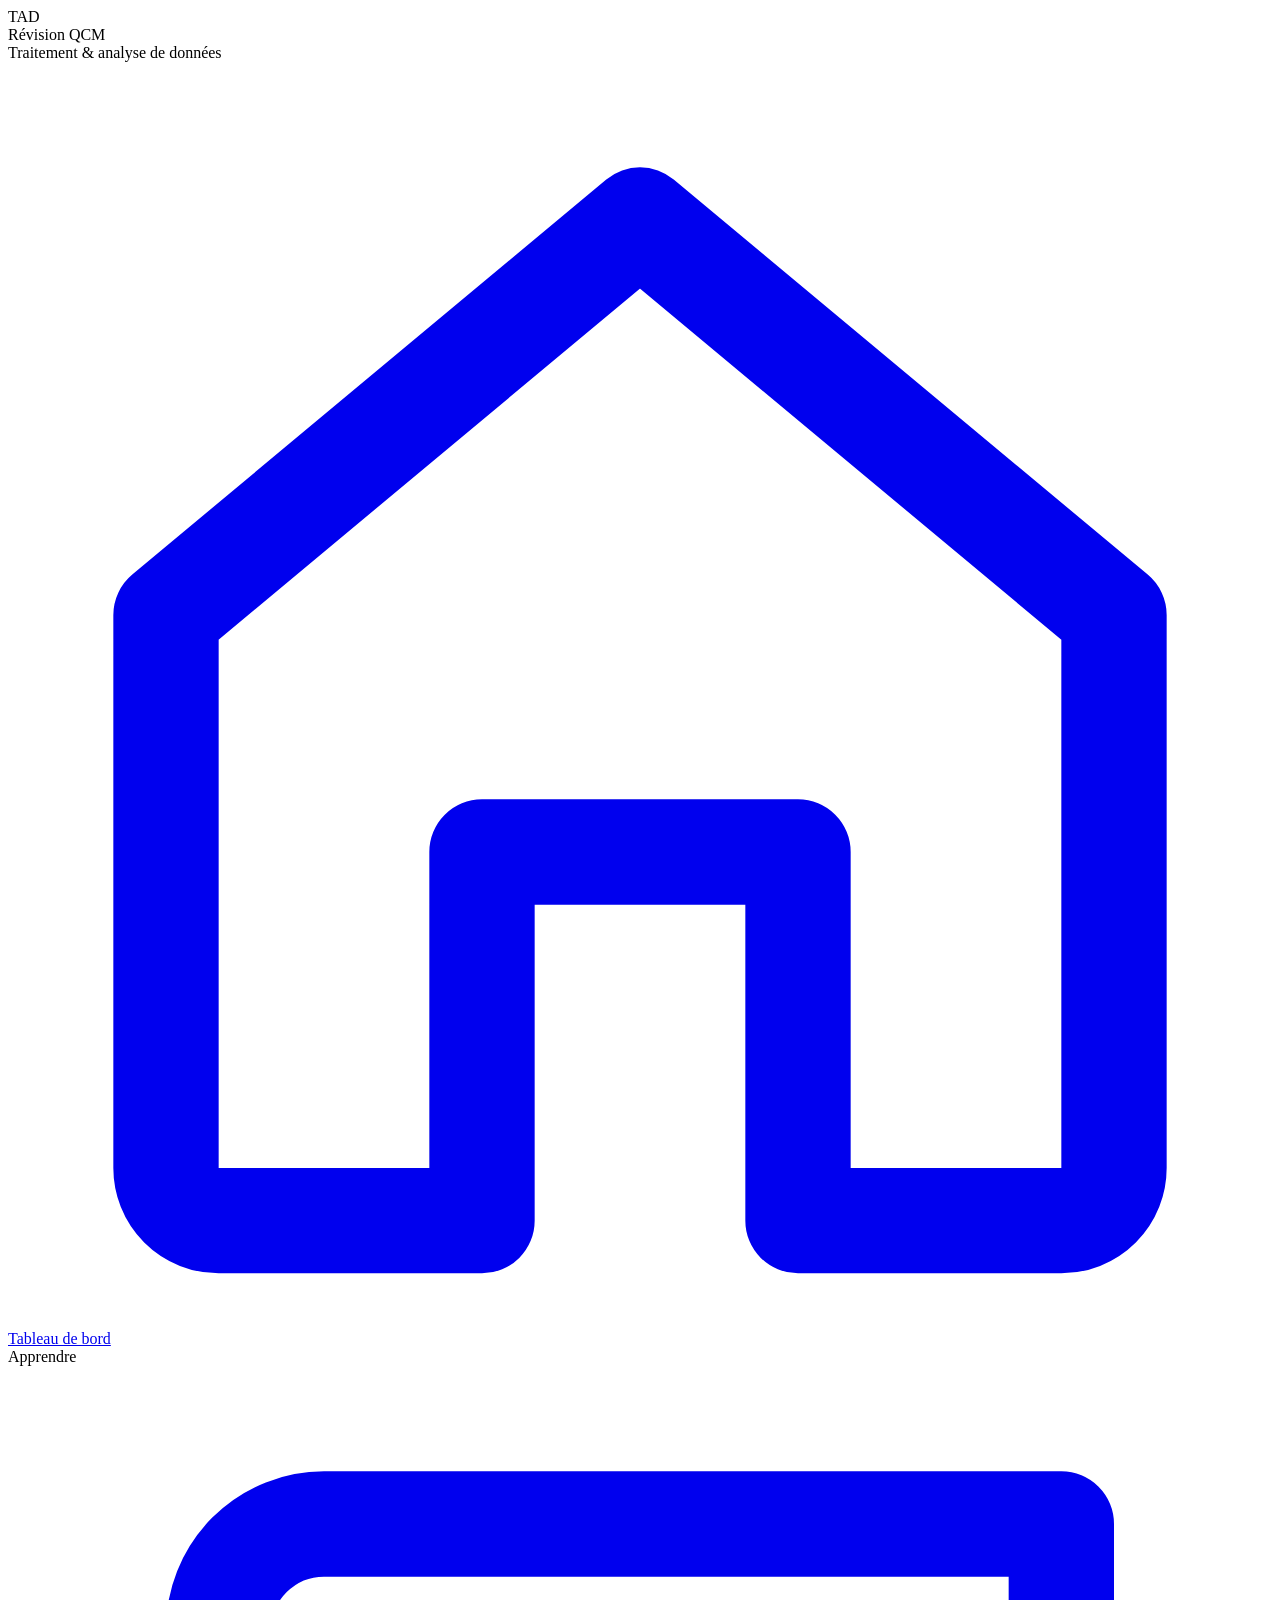
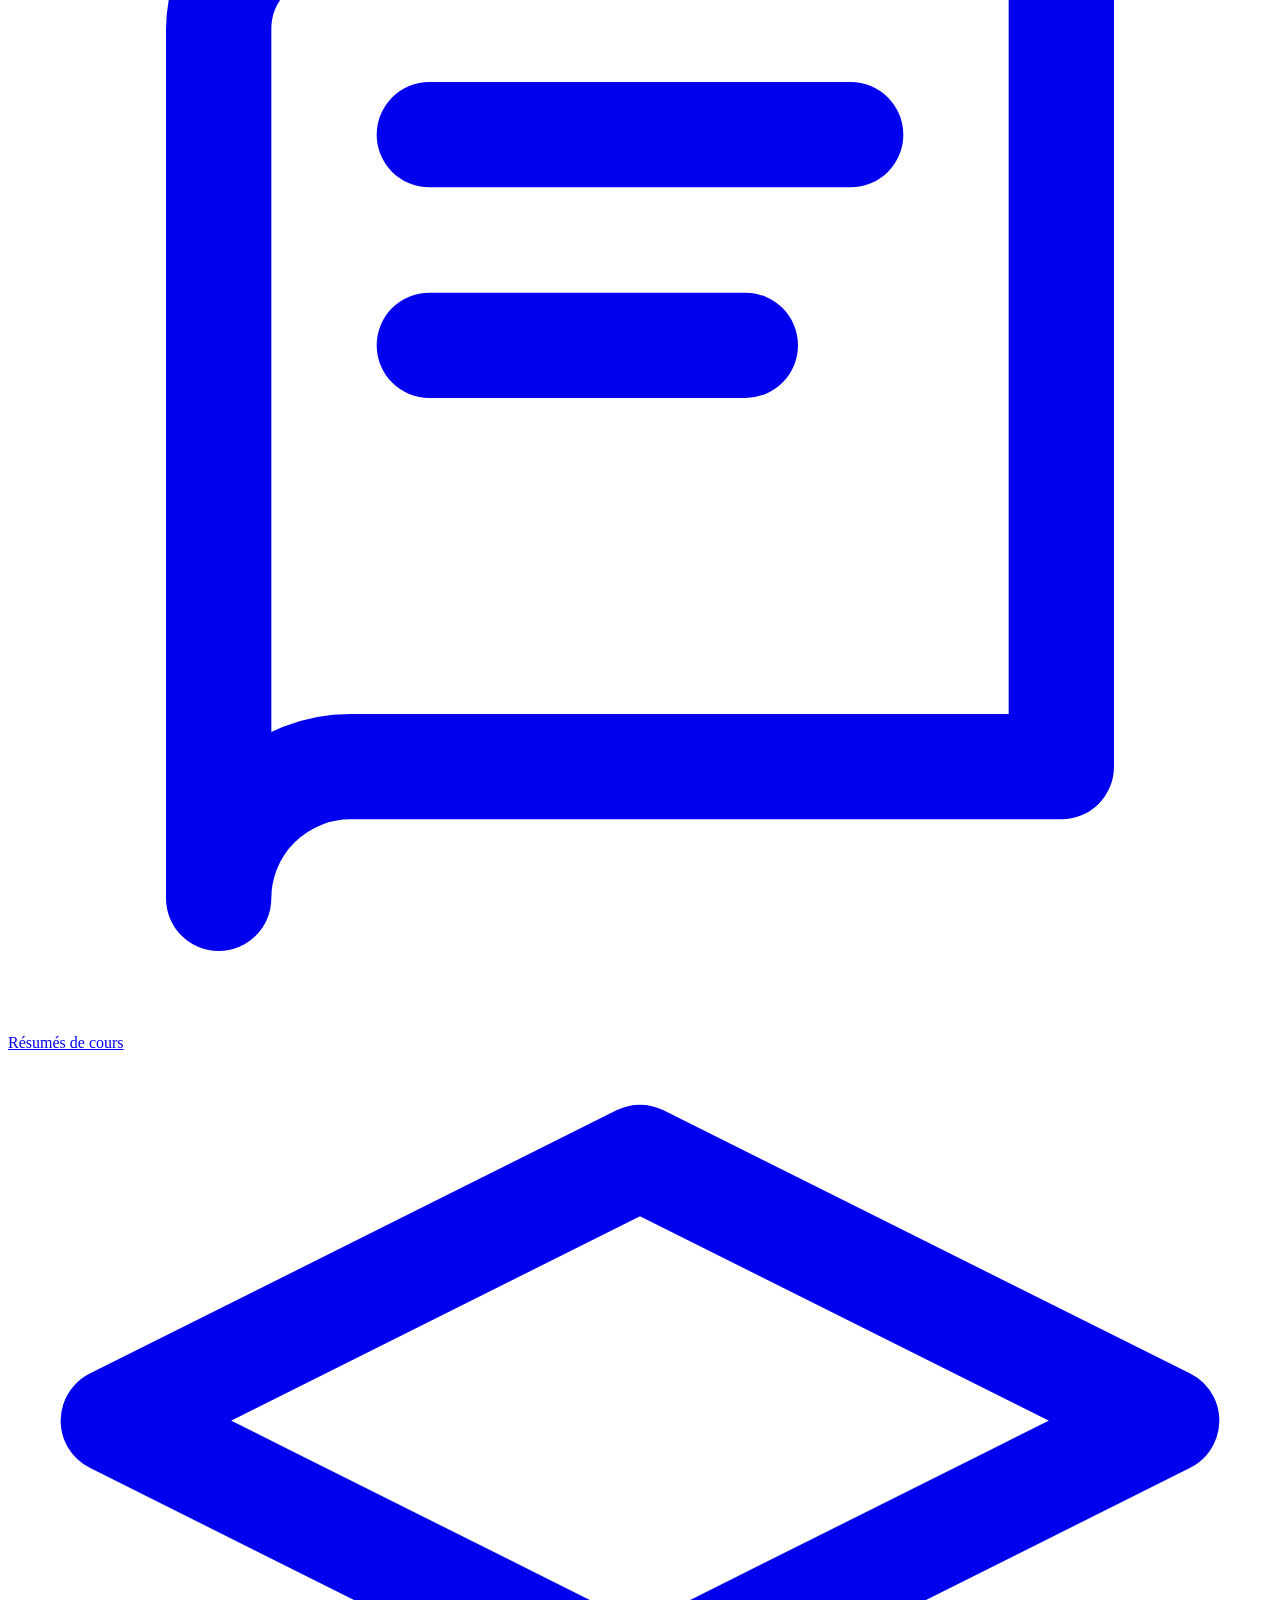
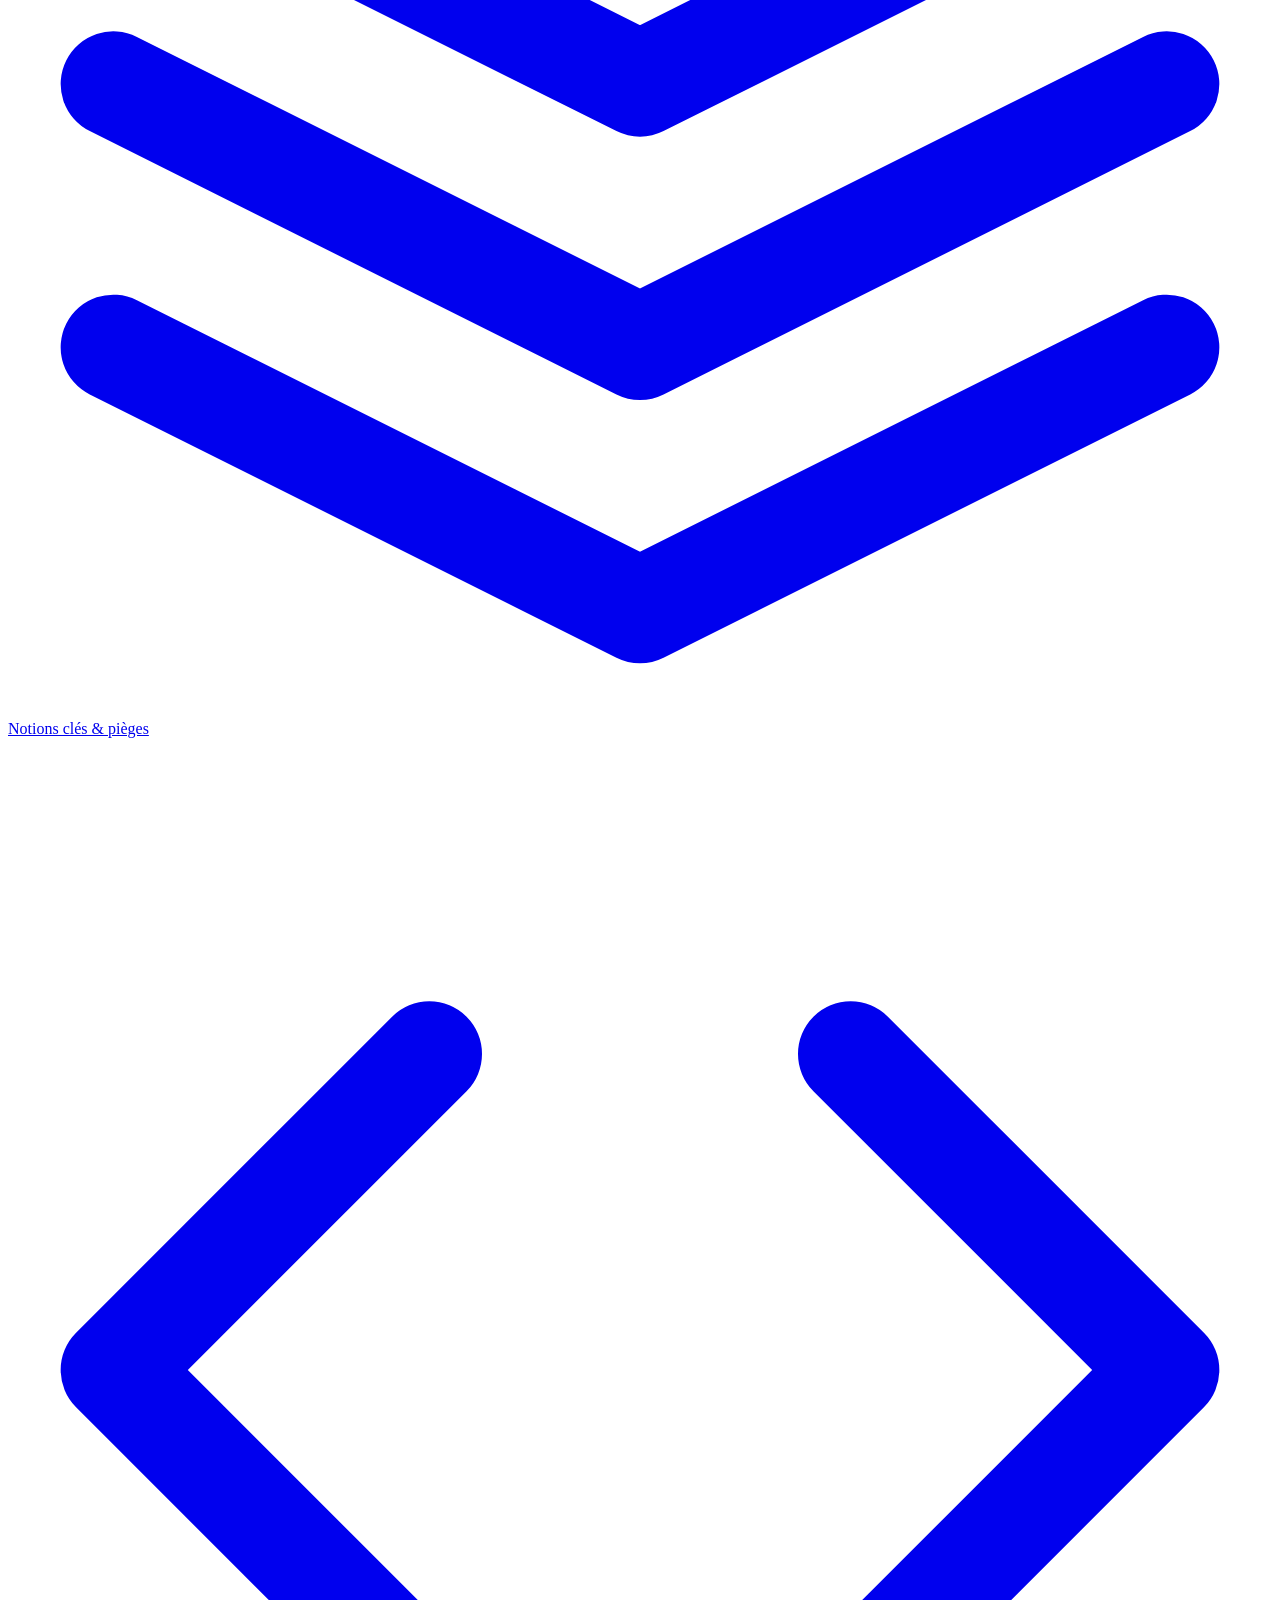
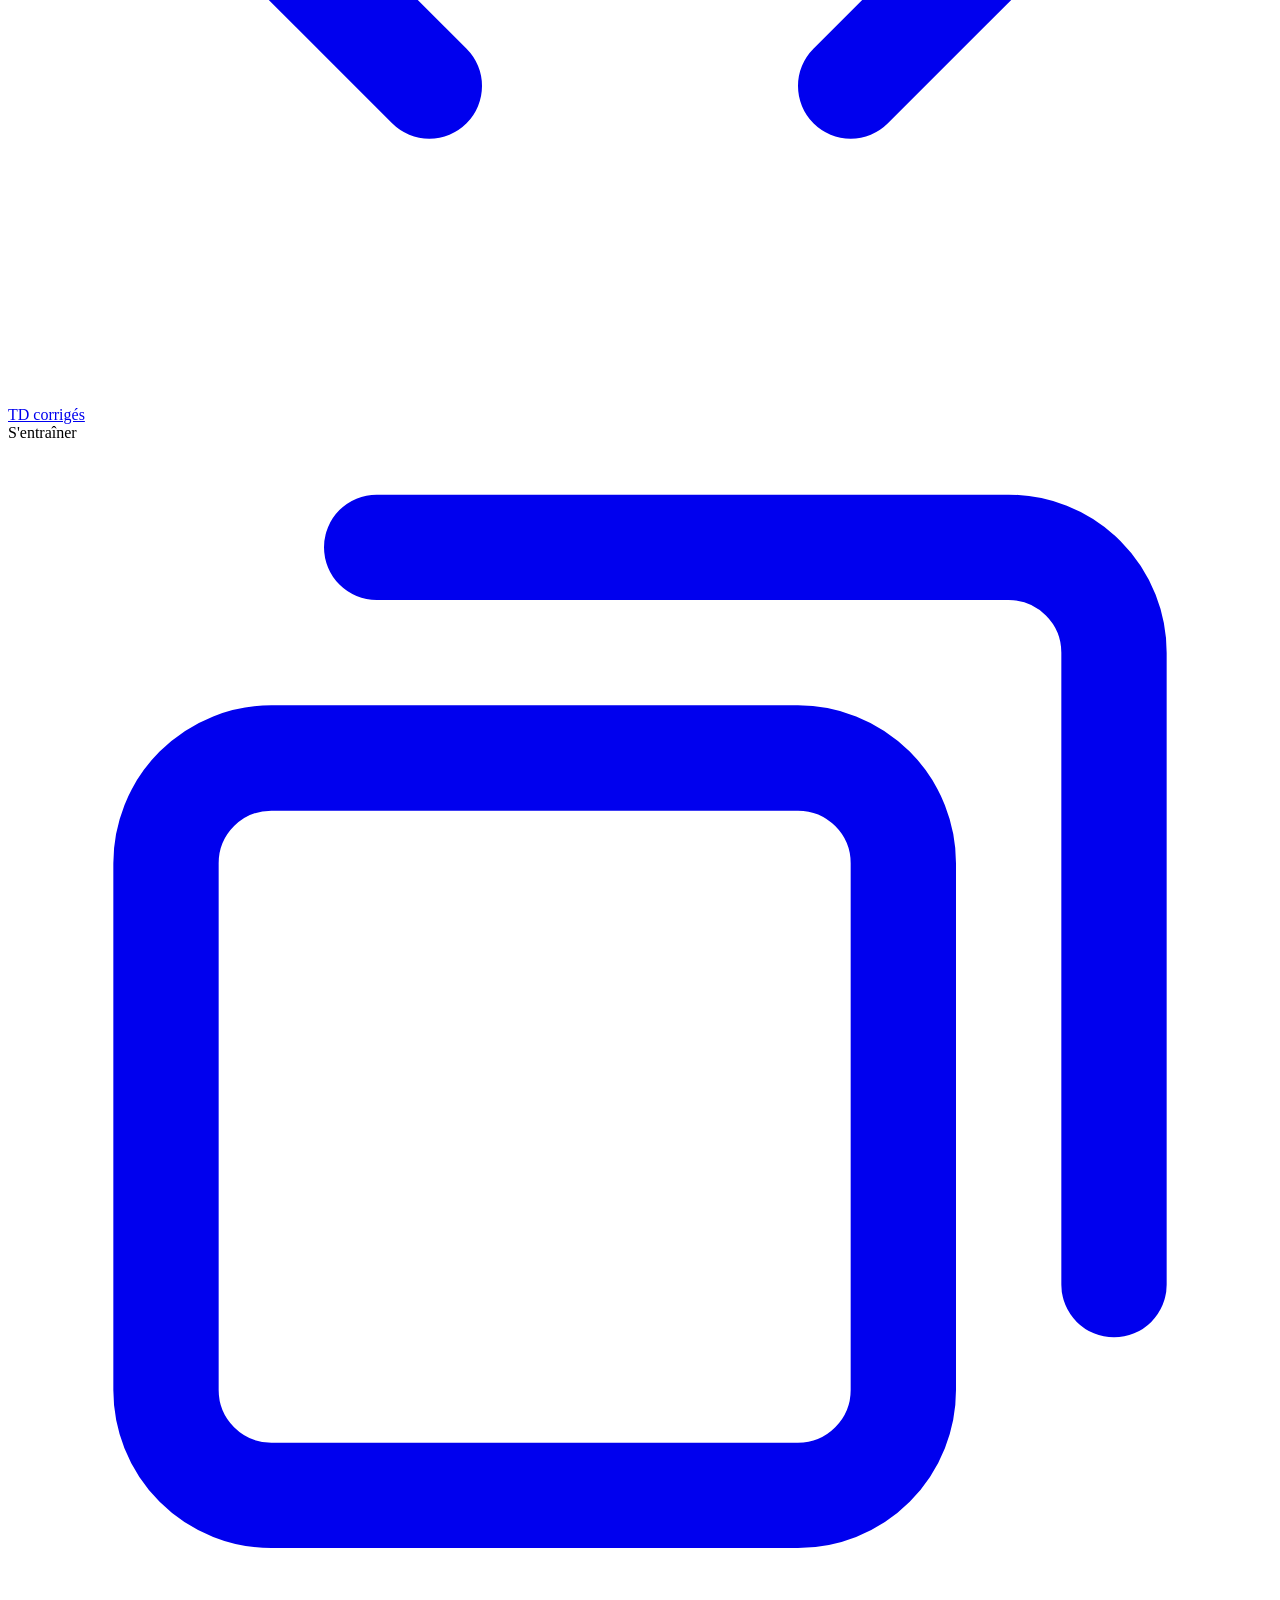
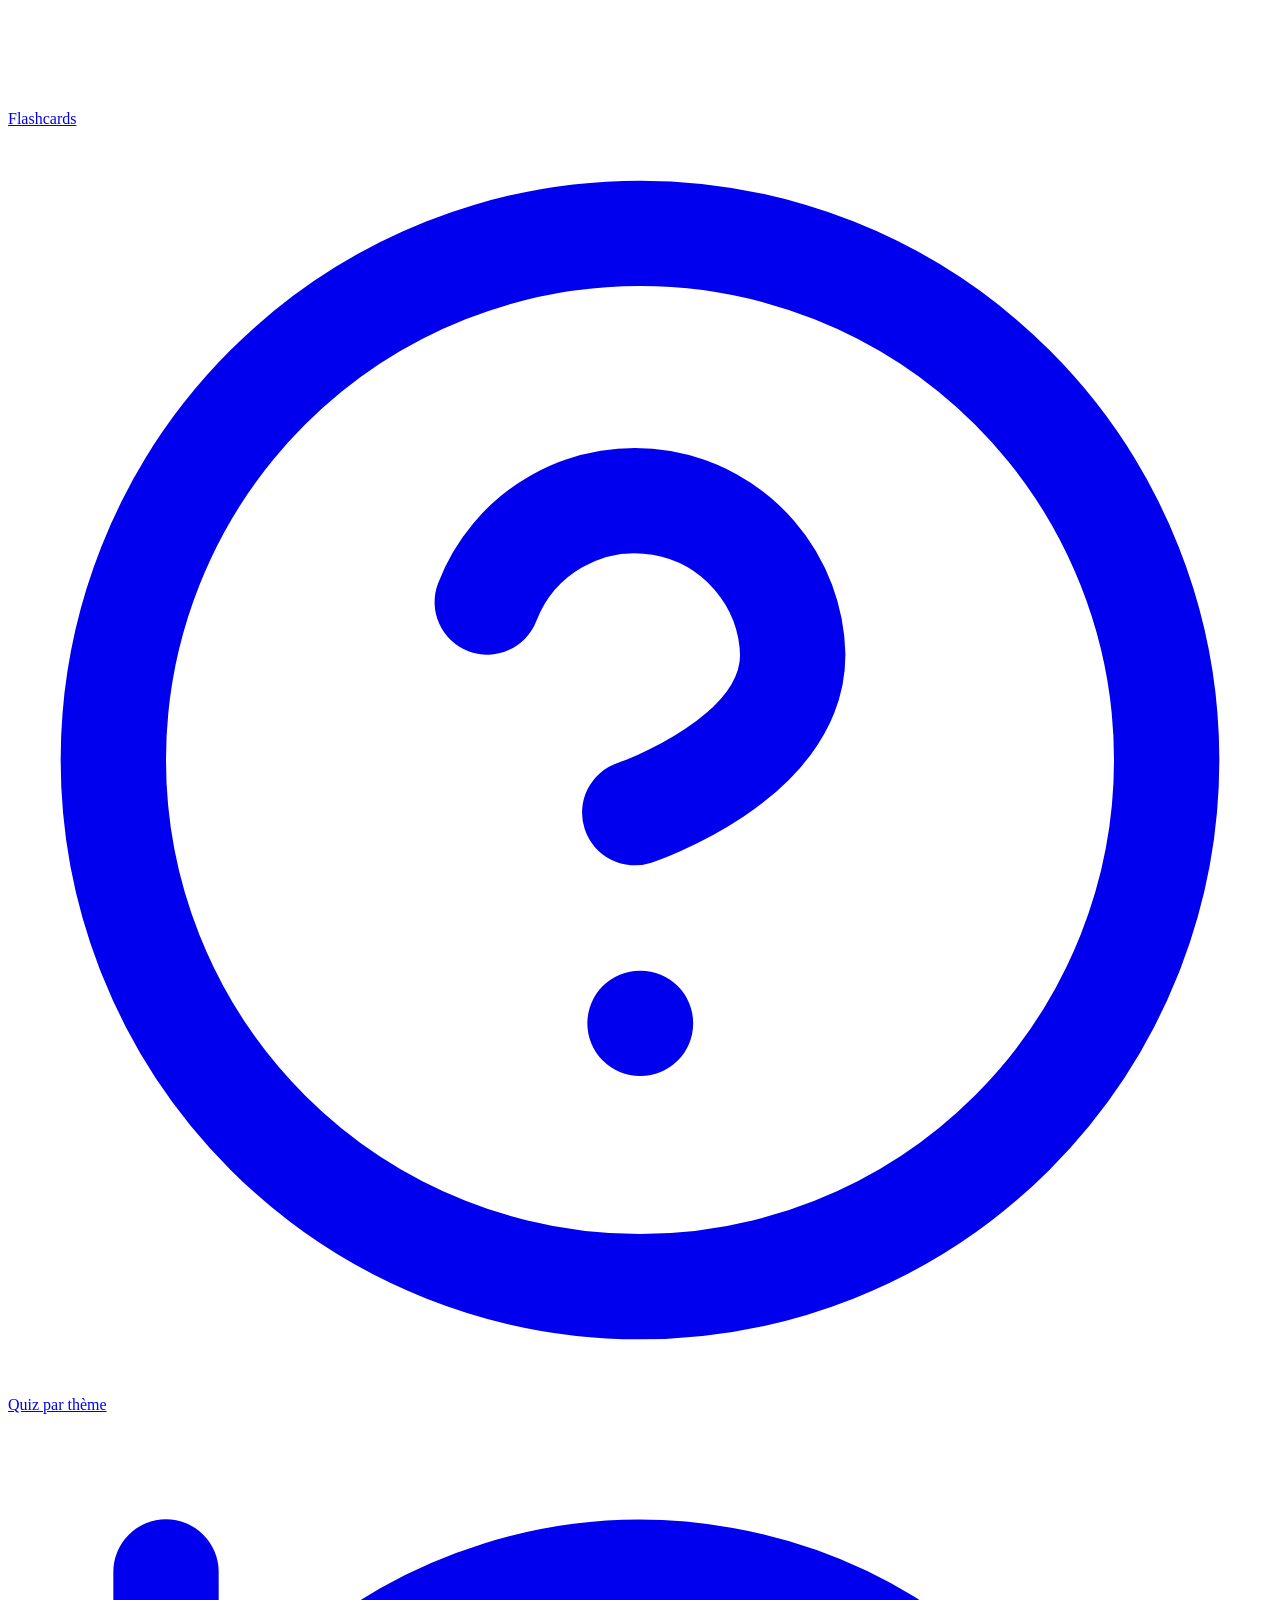
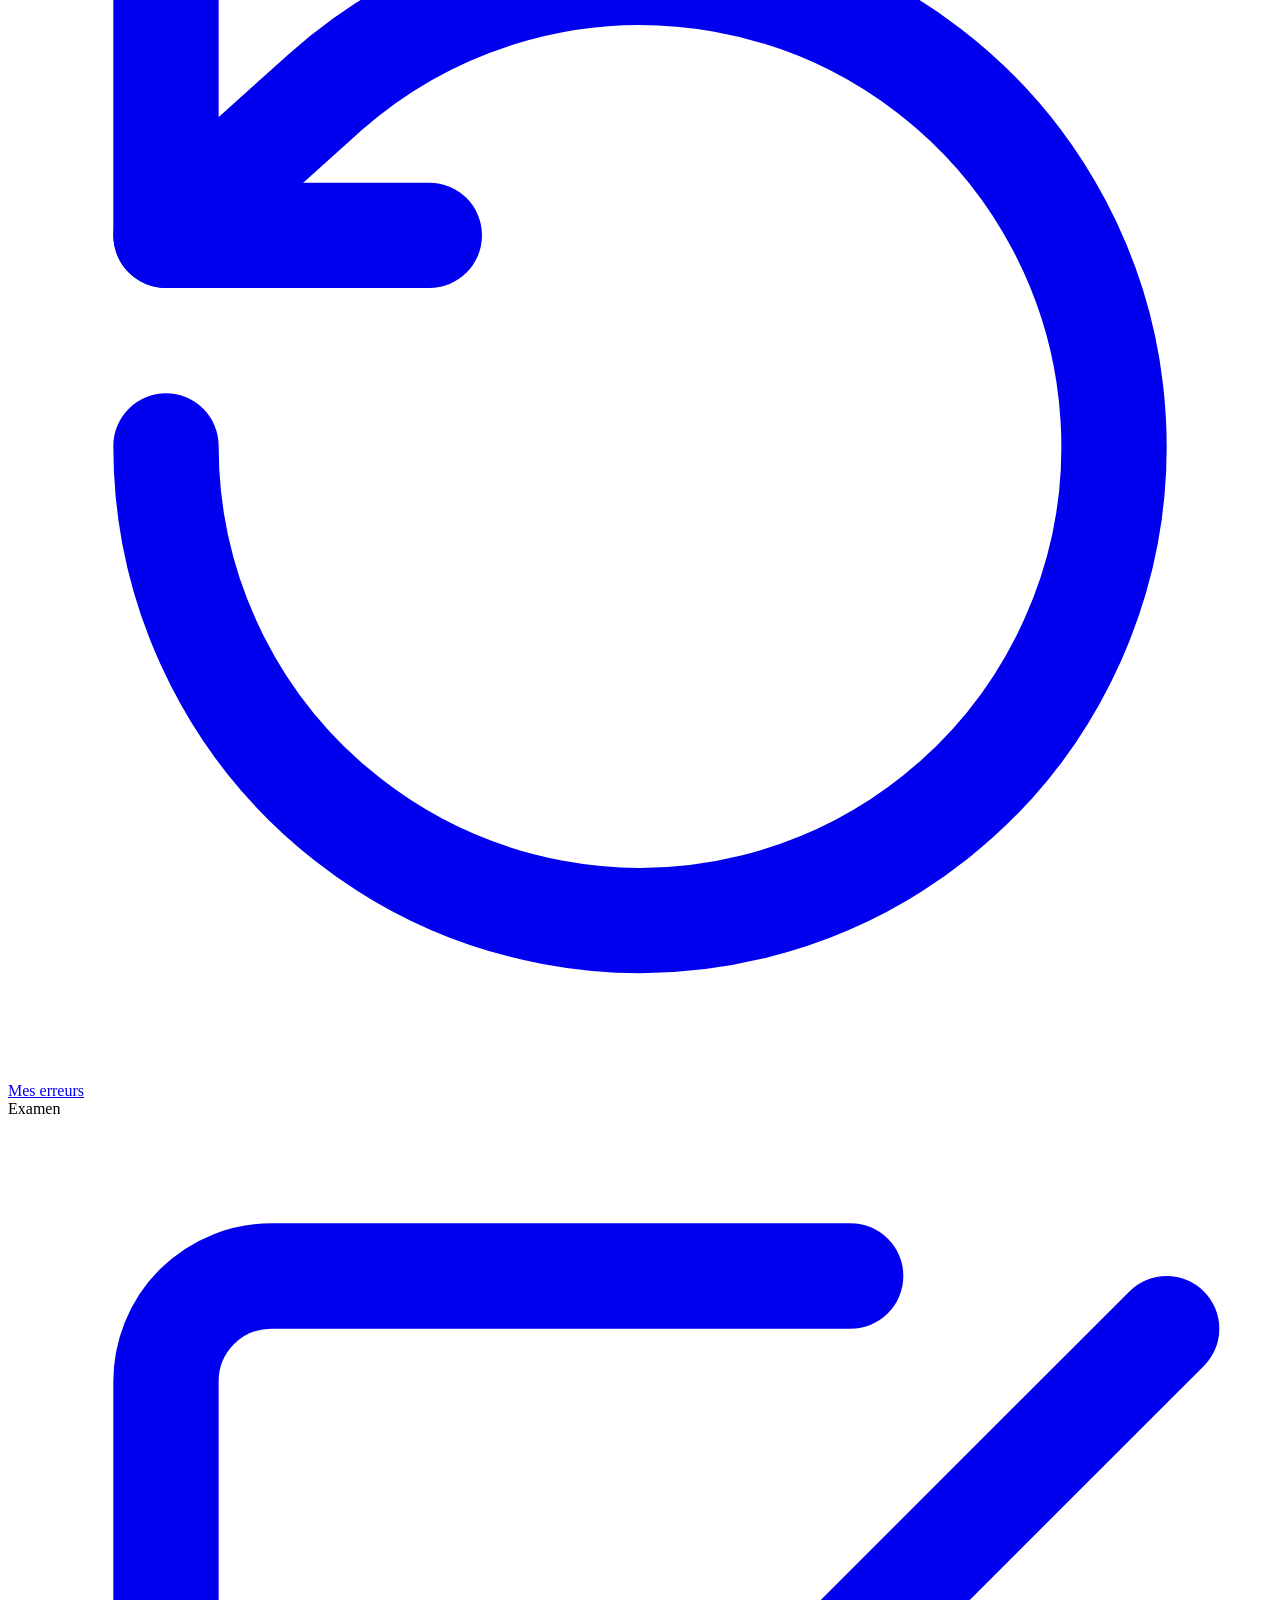
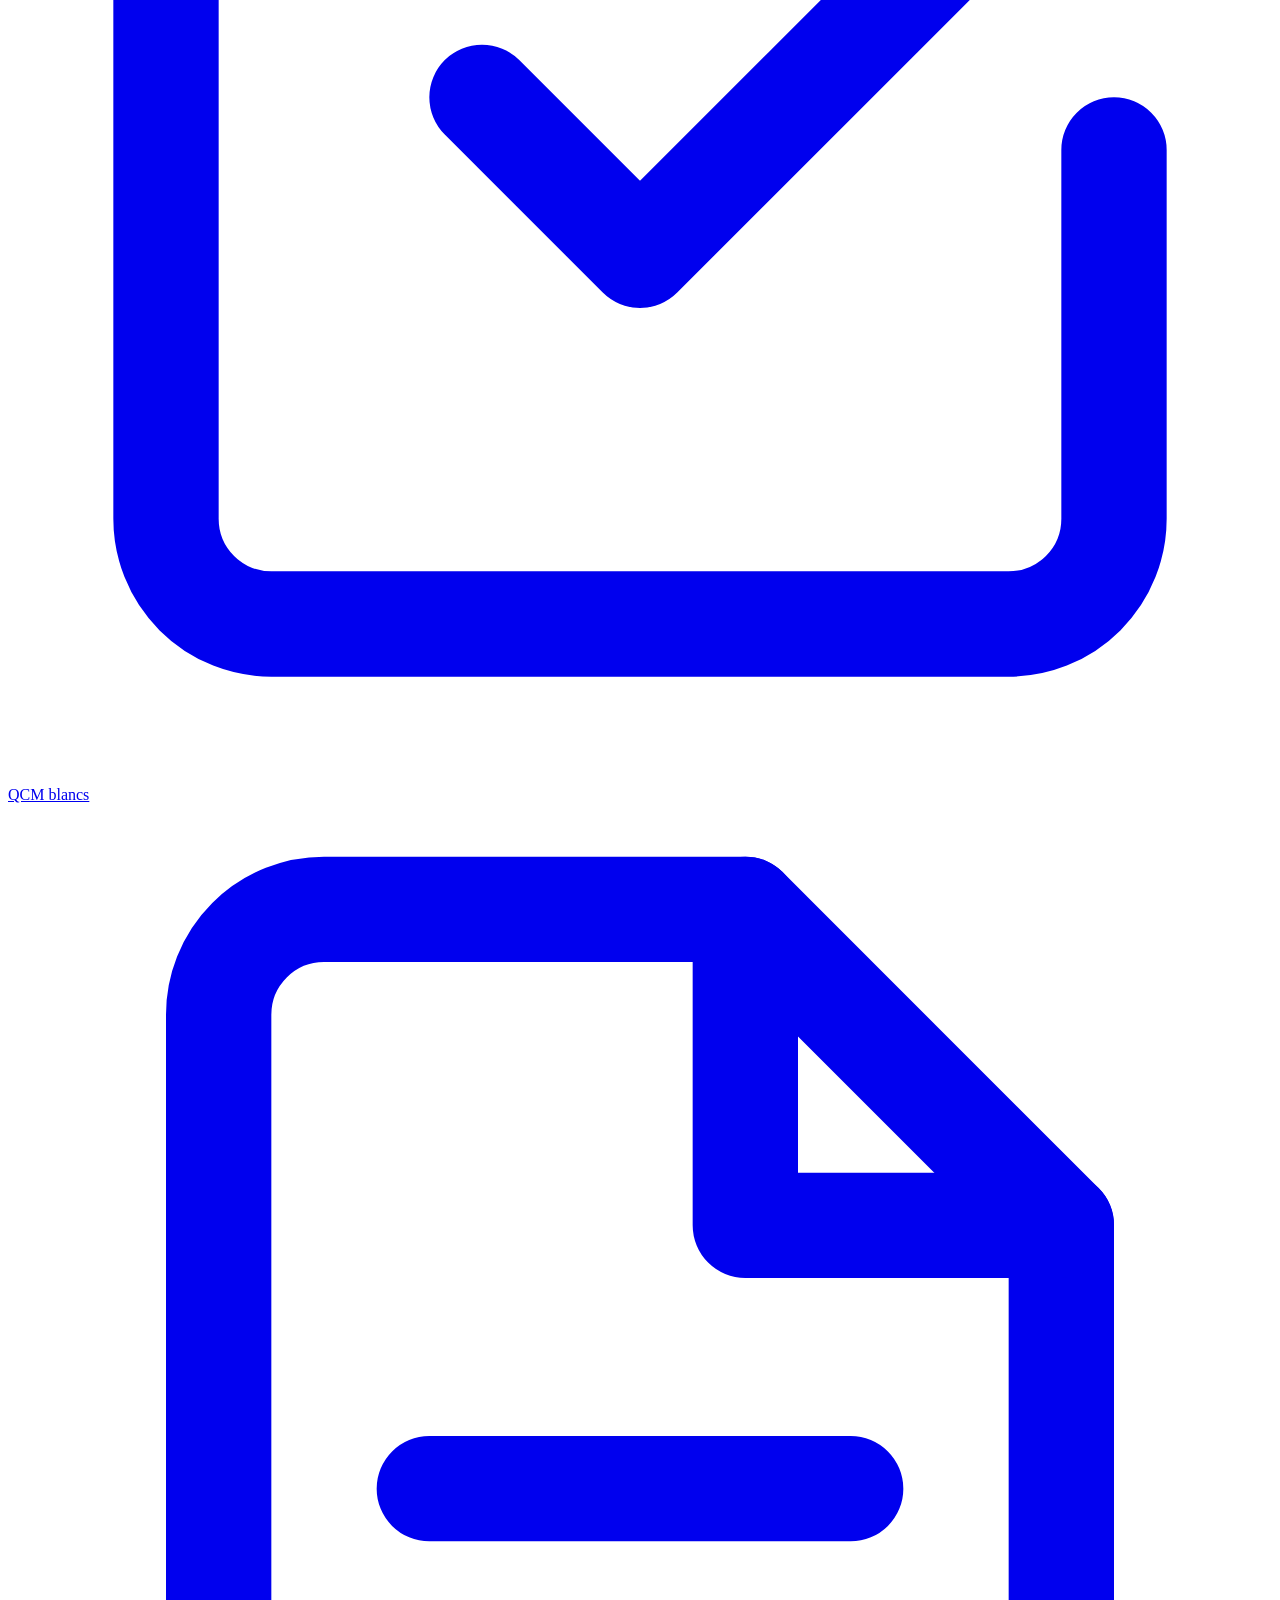
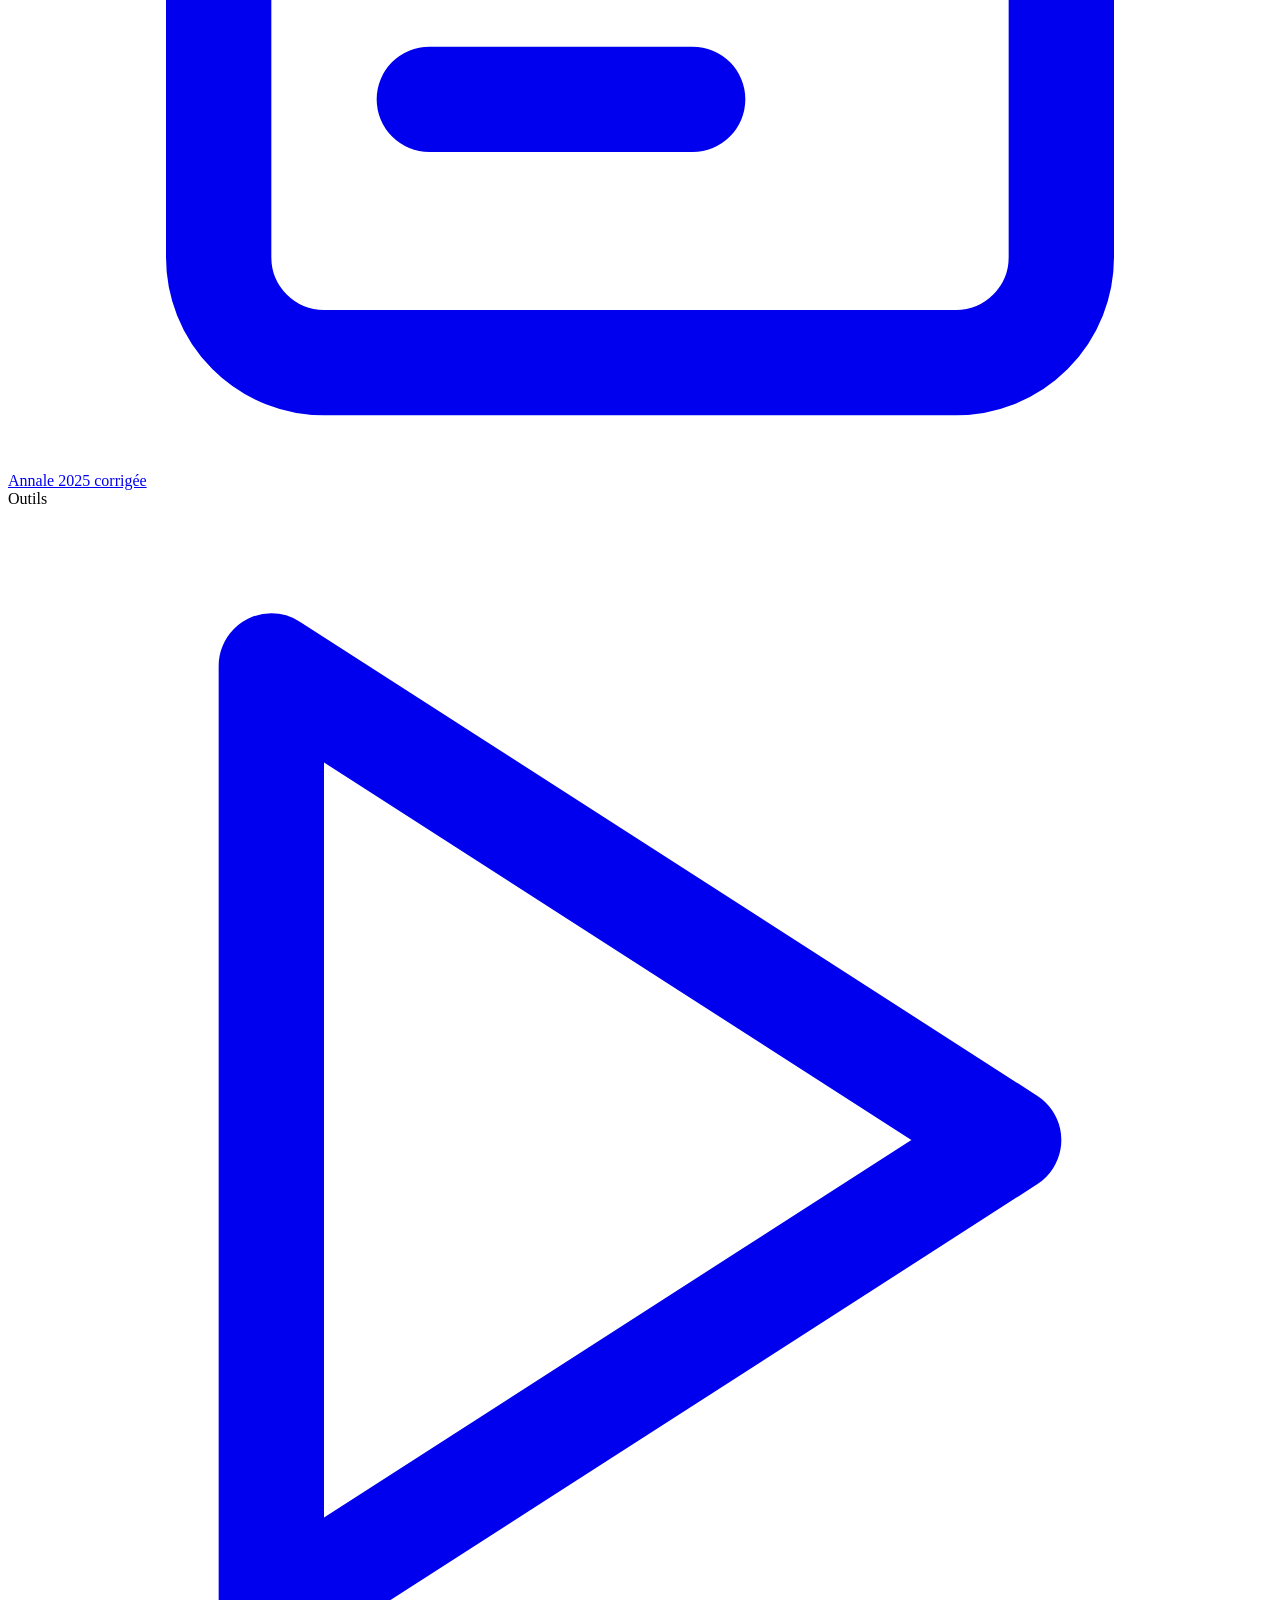
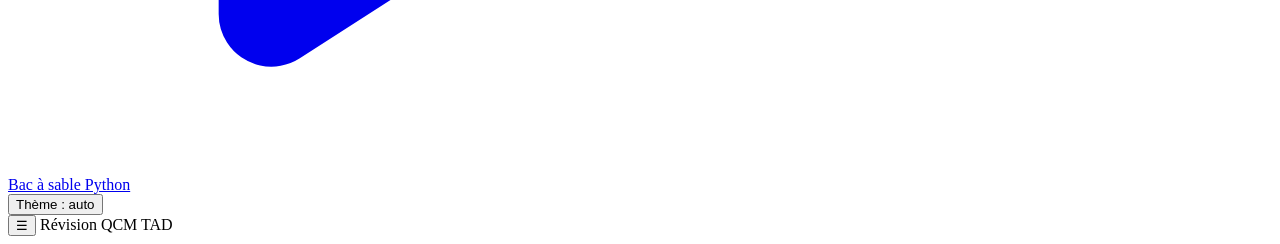
<file: src/template.html>
<!doctype html>
<html lang="fr">
<head>
<meta charset="utf-8">
<meta name="viewport" content="width=device-width, initial-scale=1">
<title>Révision QCM TAD</title>
<meta name="description" content="Site de révision du QCM « Traitement et analyse de données » : résumés, flashcards, quiz, QCM blancs, annale corrigée.">
<link rel="icon" href="data:image/svg+xml,%3Csvg xmlns='http://www.w3.org/2000/svg' viewBox='0 0 32 32'%3E%3Crect width='32' height='32' rx='8' fill='%232f4bd8'/%3E%3Ctext x='16' y='21' font-family='Arial' font-size='12' font-weight='700' text-anchor='middle' fill='white'%3ETAD%3C/text%3E%3C/svg%3E">
<style>
/*__CSS__*/
</style>
</head>
<body>
<div class="app">
  <aside class="sidebar" id="sidebar" aria-label="Navigation">
    <div class="brand">
      <div class="logo">TAD</div>
      <div>
        <div class="brand-title">Révision QCM</div>
        <div class="brand-sub">Traitement &amp; analyse de données</div>
      </div>
    </div>
    <nav id="nav">
      <a href="#/" data-nav="home"><svg class="ico" viewBox="0 0 24 24" fill="none" stroke="currentColor" stroke-width="2" stroke-linecap="round" stroke-linejoin="round"><path d="M3 10.5 12 3l9 7.5V21a1 1 0 0 1-1 1h-5v-7H9v7H4a1 1 0 0 1-1-1z"/></svg>Tableau de bord</a>
      <div class="nav-group">Apprendre</div>
      <a href="#/cours" data-nav="cours"><svg class="ico" viewBox="0 0 24 24" fill="none" stroke="currentColor" stroke-width="2" stroke-linecap="round" stroke-linejoin="round"><path d="M4 19.5V5a2 2 0 0 1 2-2h14v16H6.5A2.5 2.5 0 0 0 4 21.5v-2z"/><path d="M8 7h8M8 11h6"/></svg>Résumés de cours</a>
      <a href="#/notions" data-nav="notions"><svg class="ico" viewBox="0 0 24 24" fill="none" stroke="currentColor" stroke-width="2" stroke-linecap="round" stroke-linejoin="round"><path d="M12 2 2 7l10 5 10-5-10-5z"/><path d="m2 17 10 5 10-5M2 12l10 5 10-5"/></svg>Notions clés &amp; pièges</a>
      <a href="#/td" data-nav="td"><svg class="ico" viewBox="0 0 24 24" fill="none" stroke="currentColor" stroke-width="2" stroke-linecap="round" stroke-linejoin="round"><path d="m16 18 6-6-6-6M8 6l-6 6 6 6"/></svg>TD corrigés</a>
      <div class="nav-group">S'entraîner</div>
      <a href="#/flashcards" data-nav="flashcards"><svg class="ico" viewBox="0 0 24 24" fill="none" stroke="currentColor" stroke-width="2" stroke-linecap="round" stroke-linejoin="round"><rect x="3" y="6" width="14" height="14" rx="2"/><path d="M7 2h12a2 2 0 0 1 2 2v12"/></svg>Flashcards</a>
      <a href="#/quiz" data-nav="quiz"><svg class="ico" viewBox="0 0 24 24" fill="none" stroke="currentColor" stroke-width="2" stroke-linecap="round" stroke-linejoin="round"><circle cx="12" cy="12" r="10"/><path d="M9.1 9a3 3 0 0 1 5.8 1c0 2-3 3-3 3M12 17h.01"/></svg>Quiz par thème</a>
      <a href="#/erreurs" data-nav="erreurs"><svg class="ico" viewBox="0 0 24 24" fill="none" stroke="currentColor" stroke-width="2" stroke-linecap="round" stroke-linejoin="round"><path d="M3 12a9 9 0 1 0 3-6.7L3 8"/><path d="M3 3v5h5"/></svg>Mes erreurs<span class="count hide" id="err-count"></span></a>
      <div class="nav-group">Examen</div>
      <a href="#/qcm" data-nav="qcm"><svg class="ico" viewBox="0 0 24 24" fill="none" stroke="currentColor" stroke-width="2" stroke-linecap="round" stroke-linejoin="round"><path d="M9 11l3 3L22 4"/><path d="M21 12v7a2 2 0 0 1-2 2H5a2 2 0 0 1-2-2V5a2 2 0 0 1 2-2h11"/></svg>QCM blancs</a>
      <a href="#/annales" data-nav="annales"><svg class="ico" viewBox="0 0 24 24" fill="none" stroke="currentColor" stroke-width="2" stroke-linecap="round" stroke-linejoin="round"><path d="M14 2H6a2 2 0 0 0-2 2v16a2 2 0 0 0 2 2h12a2 2 0 0 0 2-2V8z"/><path d="M14 2v6h6M8 13h8M8 17h5"/></svg>Annale 2025 corrigée</a>
      <div class="nav-group">Outils</div>
      <a href="#/sandbox" data-nav="sandbox"><svg class="ico" viewBox="0 0 24 24" fill="none" stroke="currentColor" stroke-width="2" stroke-linecap="round" stroke-linejoin="round"><path d="m5 3 14 9-14 9V3z"/></svg>Bac à sable Python</a>
    </nav>
    <div class="sidebar-foot">
      <button class="btn small" id="theme-toggle" type="button">Thème : auto</button>
    </div>
  </aside>
  <div class="scrim" id="scrim"></div>
  <div class="main-wrap">
    <header class="topbar">
      <button class="icon-btn" id="menu-btn" type="button" aria-label="Ouvrir le menu">☰</button>
      <span>Révision QCM TAD</span>
    </header>
    <main id="main" tabindex="-1"></main>
  </div>
</div>

<div class="modal-backdrop" id="ask-modal" hidden>
  <div class="modal" role="dialog" aria-modal="true" aria-labelledby="ask-title">
    <header>
      <h2 id="ask-title">Demander à Claude</h2>
      <span class="spacer"></span>
      <button class="icon-btn" type="button" data-close aria-label="Fermer">✕</button>
    </header>
    <div class="modal-body">
      <div>
        <span class="field-label">Ce sur quoi tu bloques</span>
        <div class="ask-ctx md" id="ask-ctx"></div>
      </div>
      <div>
        <span class="field-label">Type d'aide</span>
        <div class="chips" id="ask-modes"></div>
      </div>
      <label class="check-line" id="ask-include-wrap"><input type="checkbox" id="ask-include"> Inclure la correction du site dans le prompt</label>
      <div>
        <label class="field-label" for="ask-q">Ta question</label>
        <textarea id="ask-q" placeholder="Ex. : Pourquoi .loc inclut la borne de fin alors que .iloc l'exclut ?"></textarea>
      </div>
      <div>
        <span class="field-label">Prompt prêt à copier</span>
        <textarea id="ask-prompt" readonly rows="9"></textarea>
      </div>
    </div>
    <footer>
      <span class="muted small" style="margin-right:auto">Colle-le dans Claude (claude.ai ou ta session Claude Code).</span>
      <button class="btn" type="button" id="ask-copy">Copier le prompt</button>
      <button class="btn primary" type="button" id="ask-open">Copier et ouvrir Claude</button>
    </footer>
  </div>
</div>

<!--__CONTENT__-->
<script>
/*__JS__*/
</script>
</body>
</html>
</file>
